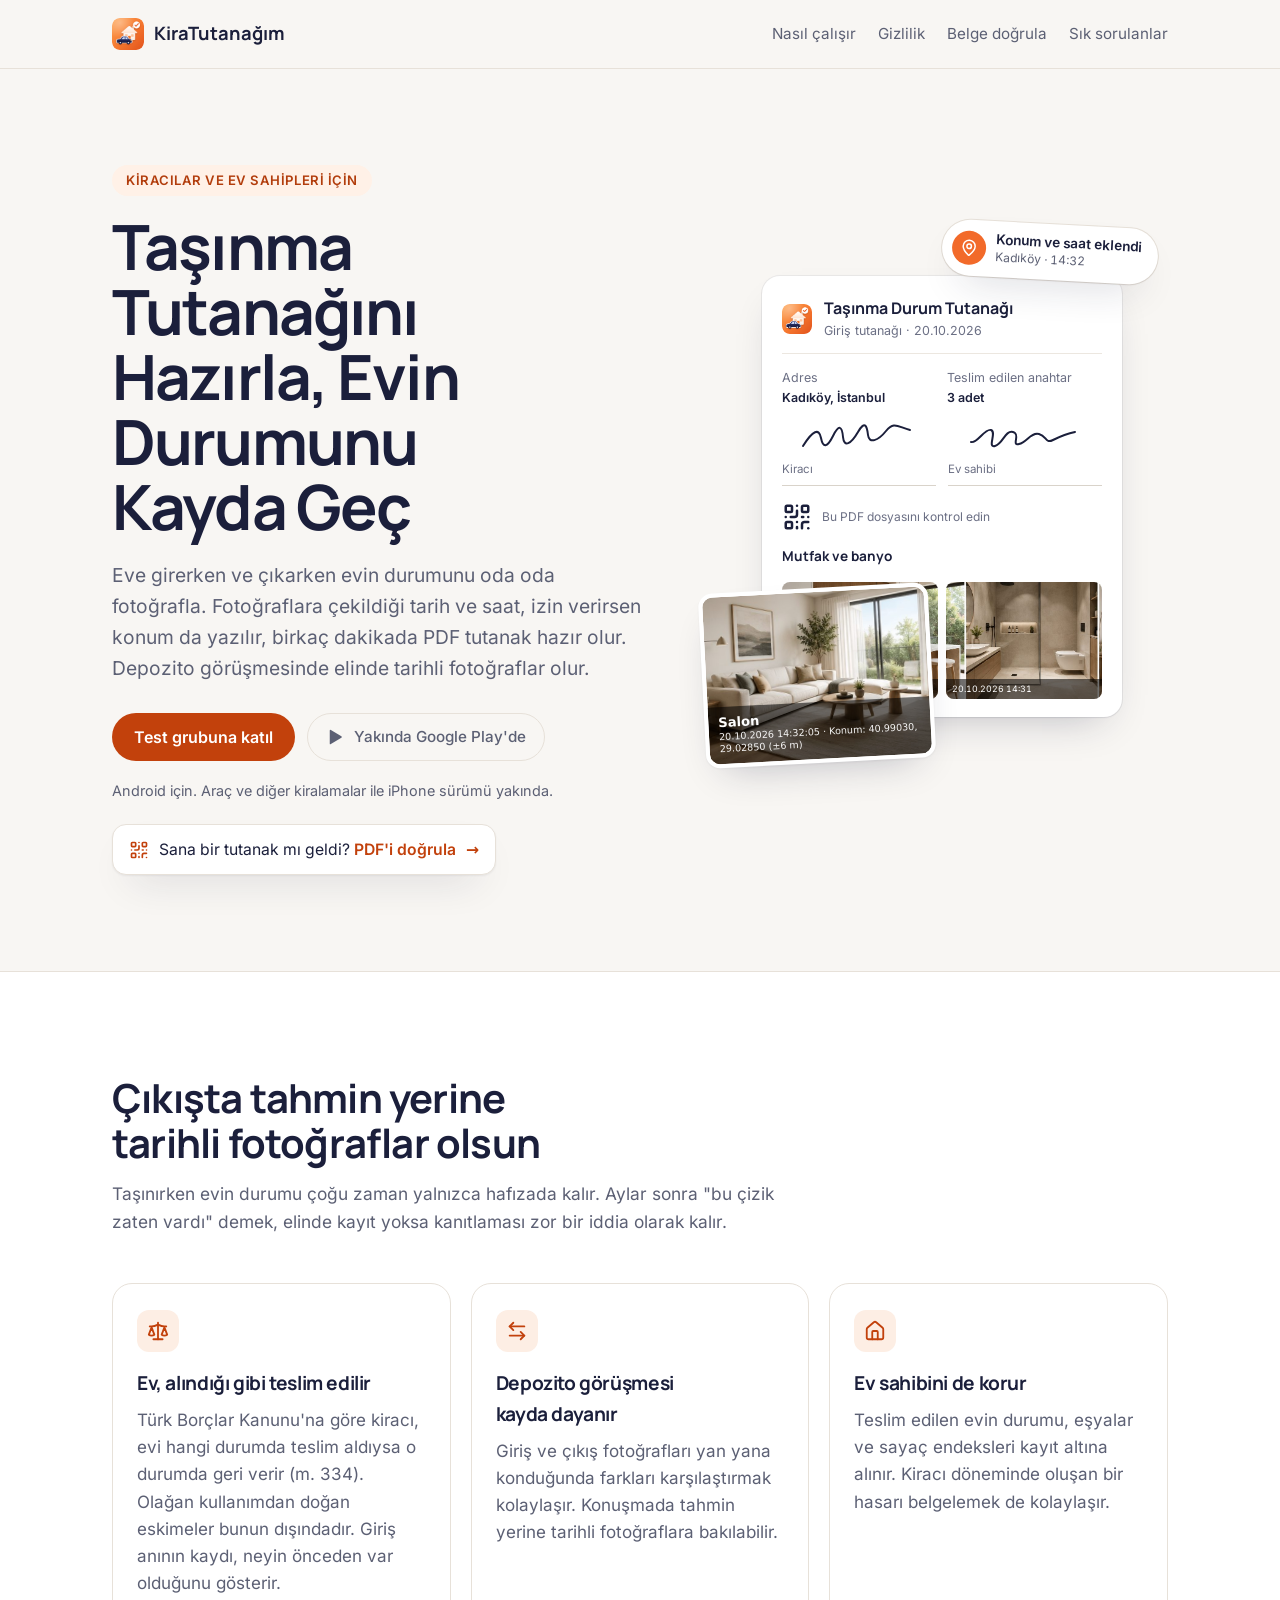
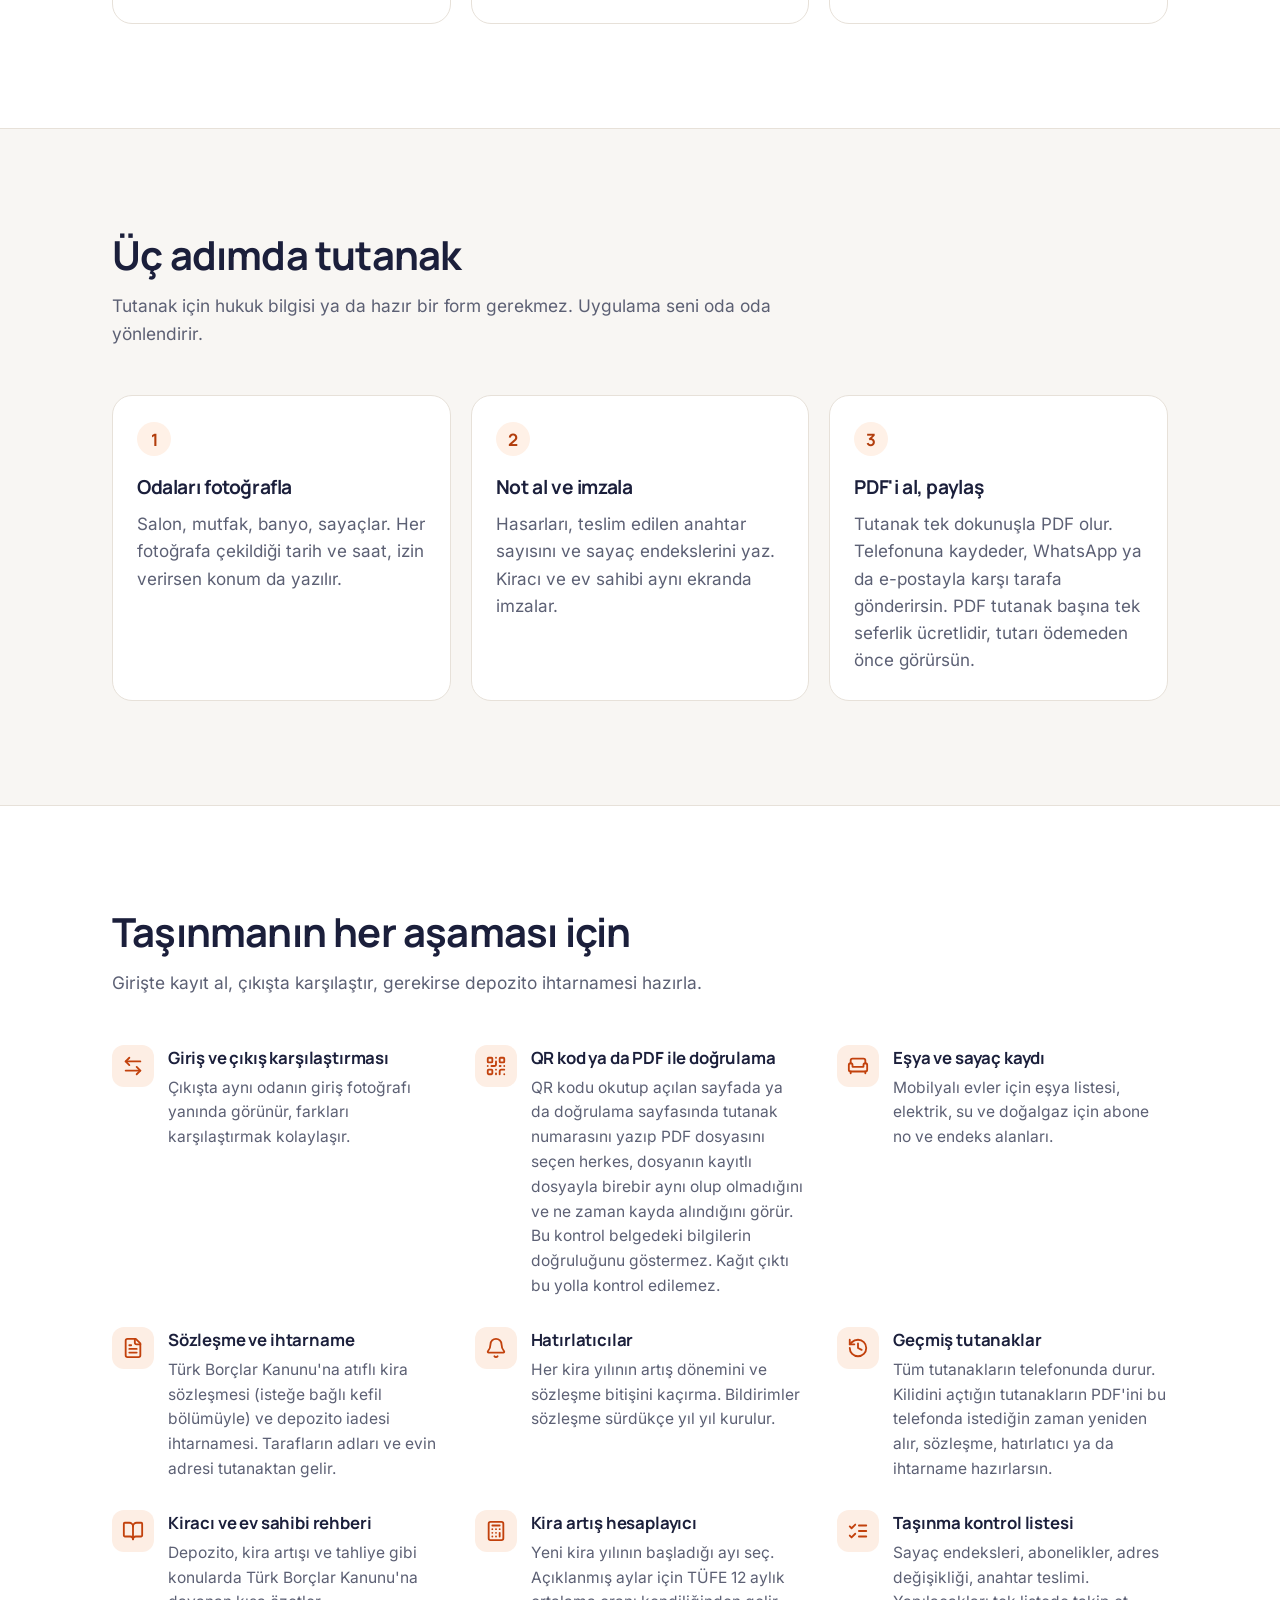
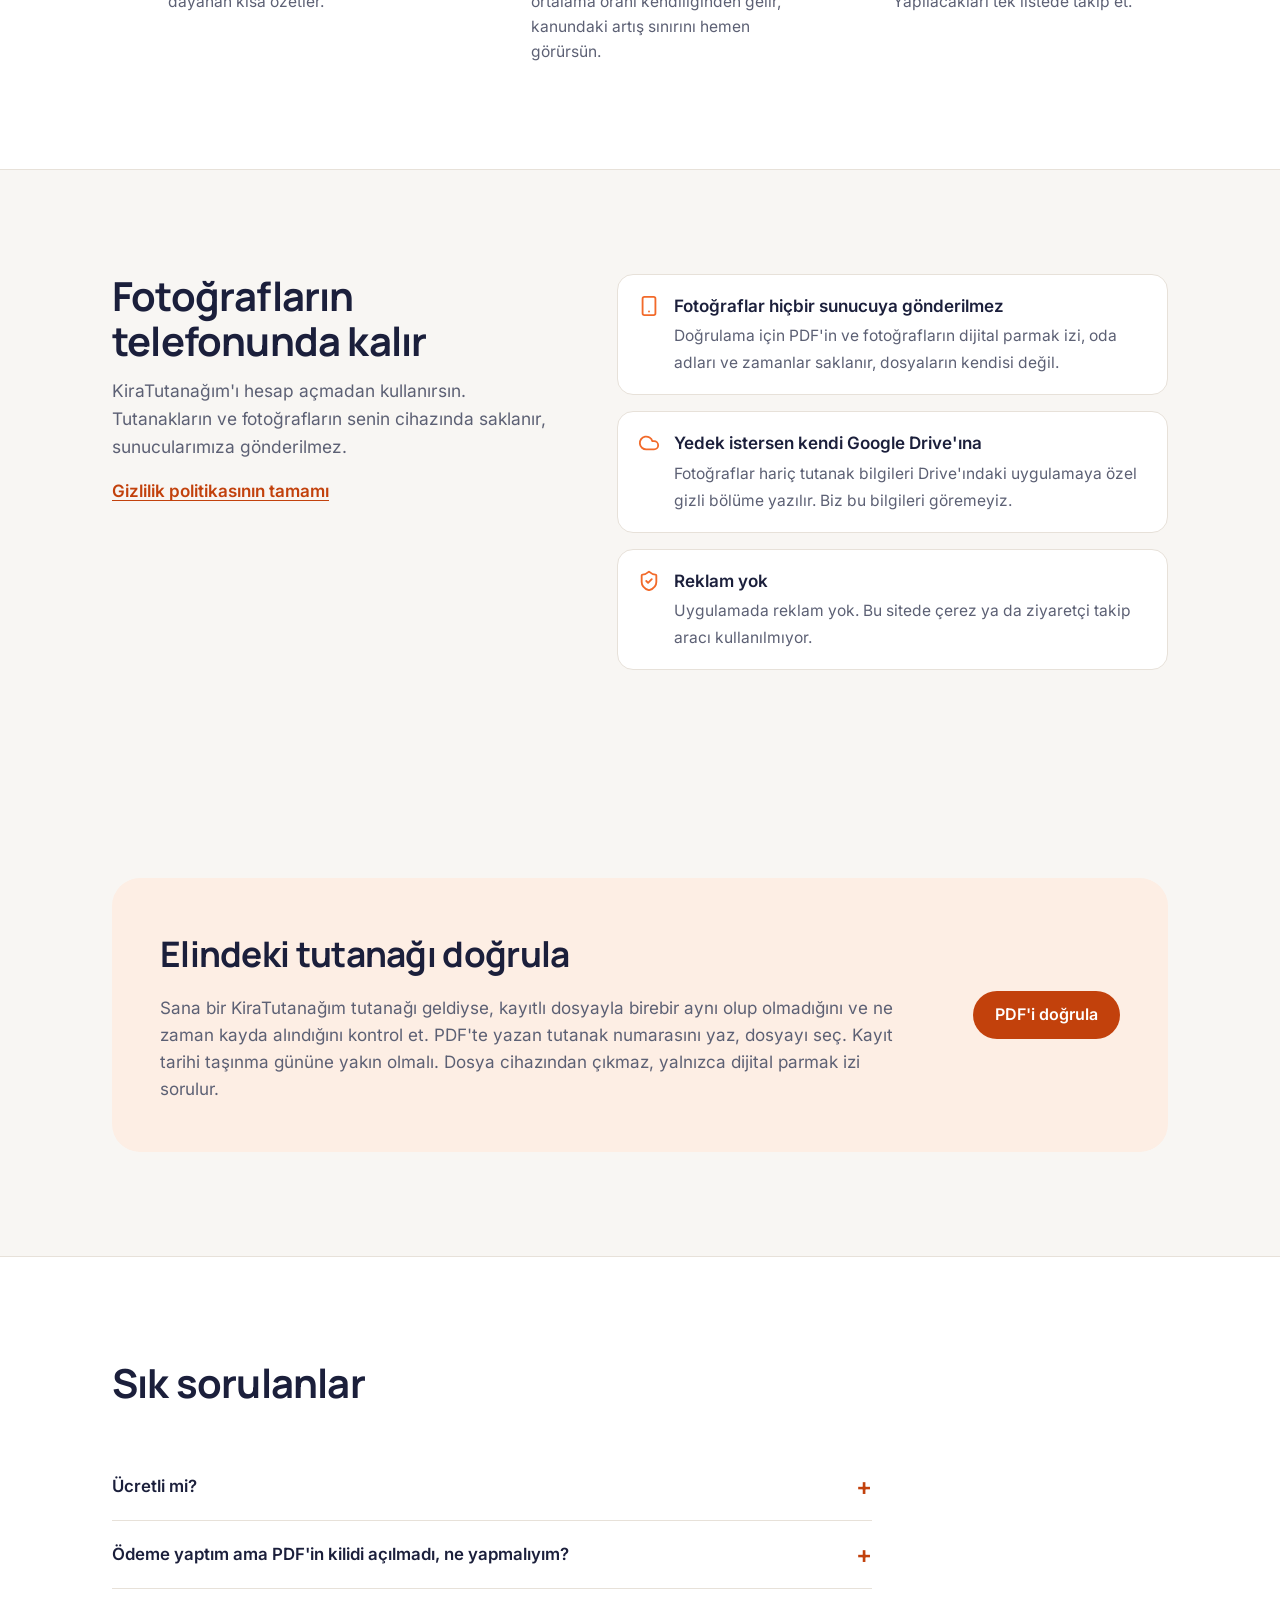
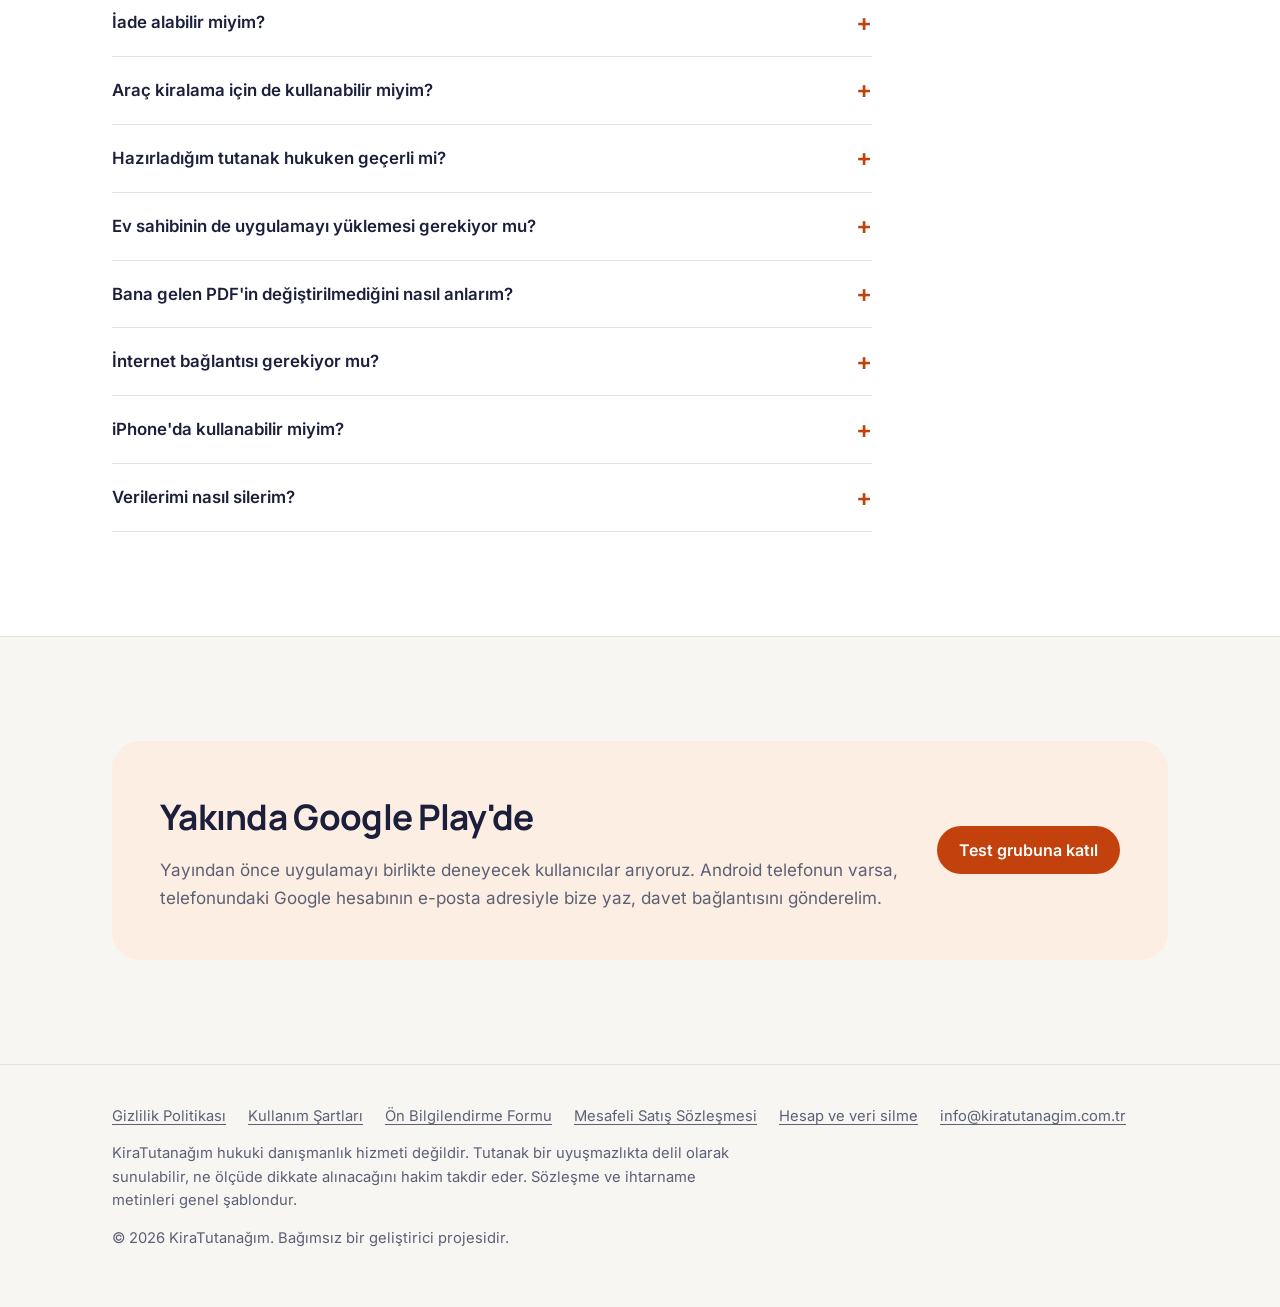
<file: index.html>
<!doctype html>
<html lang="tr">
<head>
<meta charset="utf-8">
<meta name="viewport" content="width=device-width, initial-scale=1">
<title>KiraTutanağım | Fotoğraflı, tarih ve konum bilgili taşınma tutanağı</title>
<meta name="description" content="Eve girerken ve çıkarken evin durumunu fotoğrafla. Fotoğraflara tarih, saat ve konum yazılır, birkaç dakikada PDF tutanak hazır olur.">
<link rel="canonical" href="https://kiratutanagim.com.tr/">
<meta property="og:type" content="website">
<meta property="og:locale" content="tr_TR">
<meta property="og:site_name" content="KiraTutanağım">
<meta property="og:title" content="KiraTutanağım | Taşınma Tutanağını Hazırla, Evin Durumunu Kayda Geç">
<meta property="og:description" content="Fotoğraflı, tarih ve konum bilgili taşınma tutanağını birkaç dakikada PDF olarak hazırla.">
<meta property="og:url" content="https://kiratutanagim.com.tr/">
<meta property="og:image" content="https://kiratutanagim.com.tr/assets/img/og.jpg">
<meta name="twitter:card" content="summary_large_image">
<meta name="theme-color" content="#f7f7f5" media="(prefers-color-scheme: light)">
<meta name="theme-color" content="#0e0f14" media="(prefers-color-scheme: dark)">
<link rel="icon" type="image/png" sizes="32x32" href="assets/img/favicon-32.png">
<link rel="apple-touch-icon" href="assets/img/apple-touch-icon.png">
<link rel="stylesheet" href="assets/site.css">
<script type="application/ld+json">{"@context":"https://schema.org","@type":"WebSite","name":"KiraTutanağım","alternateName":"Kira Tutanağım","url":"https://kiratutanagim.com.tr/","inLanguage":"tr-TR"}</script>
</head>
<body>

<svg width="0" height="0" style="position:absolute" aria-hidden="true">
  <defs>
    <symbol id="i-camera" viewBox="0 0 24 24" fill="none" stroke="currentColor" stroke-width="2" stroke-linecap="round" stroke-linejoin="round"><path d="M14.5 4h-5L7 7H4a2 2 0 0 0-2 2v9a2 2 0 0 0 2 2h16a2 2 0 0 0 2-2V9a2 2 0 0 0-2-2h-3l-2.5-3z"/><circle cx="12" cy="13" r="3"/></symbol>
    <symbol id="i-compare" viewBox="0 0 24 24" fill="none" stroke="currentColor" stroke-width="2" stroke-linecap="round" stroke-linejoin="round"><path d="M8 3 4 7l4 4"/><path d="M4 7h16"/><path d="m16 21 4-4-4-4"/><path d="M20 17H4"/></symbol>
    <symbol id="i-qr" viewBox="0 0 24 24" fill="none" stroke="currentColor" stroke-width="2" stroke-linecap="round" stroke-linejoin="round"><rect width="5" height="5" x="3" y="3" rx="1"/><rect width="5" height="5" x="16" y="3" rx="1"/><rect width="5" height="5" x="3" y="16" rx="1"/><path d="M21 16h-3a2 2 0 0 0-2 2v3"/><path d="M21 21v.01"/><path d="M12 7v3a2 2 0 0 1-2 2H7"/><path d="M3 12h.01"/><path d="M12 3h.01"/><path d="M12 16v.01"/><path d="M16 12h1"/><path d="M21 12v.01"/><path d="M12 21v-1"/></symbol>
    <symbol id="i-sofa" viewBox="0 0 24 24" fill="none" stroke="currentColor" stroke-width="2" stroke-linecap="round" stroke-linejoin="round"><path d="M20 9V6a2 2 0 0 0-2-2H6a2 2 0 0 0-2 2v3"/><path d="M2 16a2 2 0 0 0 2 2h16a2 2 0 0 0 2-2v-5a2 2 0 0 0-4 0v1.5a.5.5 0 0 1-.5.5h-11a.5.5 0 0 1-.5-.5V11a2 2 0 0 0-4 0z"/><path d="M4 18v2"/><path d="M20 18v2"/></symbol>
    <symbol id="i-file" viewBox="0 0 24 24" fill="none" stroke="currentColor" stroke-width="2" stroke-linecap="round" stroke-linejoin="round"><path d="M15 2H6a2 2 0 0 0-2 2v16a2 2 0 0 0 2 2h12a2 2 0 0 0 2-2V7Z"/><path d="M14 2v4a2 2 0 0 0 2 2h4"/><path d="M10 9H8"/><path d="M16 13H8"/><path d="M16 17H8"/></symbol>
    <symbol id="i-bell" viewBox="0 0 24 24" fill="none" stroke="currentColor" stroke-width="2" stroke-linecap="round" stroke-linejoin="round"><path d="M10.268 21a2 2 0 0 0 3.464 0"/><path d="M3.262 15.326A1 1 0 0 0 4 17h16a1 1 0 0 0 .74-1.673C19.41 13.956 18 12.499 18 8A6 6 0 0 0 6 8c0 4.499-1.411 5.956-2.738 7.326"/></symbol>
    <symbol id="i-phone" viewBox="0 0 24 24" fill="none" stroke="currentColor" stroke-width="2" stroke-linecap="round" stroke-linejoin="round"><rect width="14" height="20" x="5" y="2" rx="2"/><path d="M12 18h.01"/></symbol>
    <symbol id="i-cloud" viewBox="0 0 24 24" fill="none" stroke="currentColor" stroke-width="2" stroke-linecap="round" stroke-linejoin="round"><path d="M17.5 19H9a7 7 0 1 1 6.71-9h1.79a4.5 4.5 0 1 1 0 9Z"/></symbol>
    <symbol id="i-shield" viewBox="0 0 24 24" fill="none" stroke="currentColor" stroke-width="2" stroke-linecap="round" stroke-linejoin="round"><path d="M20 13c0 5-3.5 7.5-7.66 8.95a1 1 0 0 1-.67-.01C7.5 20.5 4 18 4 13V6a1 1 0 0 1 1-1c2 0 4.5-1.2 6.24-2.72a1.17 1.17 0 0 1 1.52 0C14.51 3.81 17 5 19 5a1 1 0 0 1 1 1z"/><path d="m9 12 2 2 4-4"/></symbol>
    <symbol id="i-history" viewBox="0 0 24 24" fill="none" stroke="currentColor" stroke-width="2" stroke-linecap="round" stroke-linejoin="round"><path d="M3 12a9 9 0 1 0 9-9 9.75 9.75 0 0 0-6.74 2.74L3 8"/><path d="M3 3v5h5"/><path d="M12 7v5l4 2"/></symbol>
    <symbol id="i-play" viewBox="0 0 24 24" fill="currentColor"><path d="M5 3.5v17a1 1 0 0 0 1.5.86l14-8.5a1 1 0 0 0 0-1.72l-14-8.5A1 1 0 0 0 5 3.5Z"/></symbol>
    <symbol id="i-pin" viewBox="0 0 24 24" fill="none" stroke="currentColor" stroke-width="2" stroke-linecap="round" stroke-linejoin="round"><path d="M20 10c0 4.993-5.539 10.193-7.399 11.799a1 1 0 0 1-1.202 0C9.539 20.193 4 14.993 4 10a8 8 0 0 1 16 0"/><circle cx="12" cy="10" r="3"/></symbol>
    <symbol id="i-book" viewBox="0 0 24 24" fill="none" stroke="currentColor" stroke-width="2" stroke-linecap="round" stroke-linejoin="round"><path d="M12 7v14"/><path d="M3 18a1 1 0 0 1-1-1V4a1 1 0 0 1 1-1h5a4 4 0 0 1 4 4 4 4 0 0 1 4-4h5a1 1 0 0 1 1 1v13a1 1 0 0 1-1 1h-6a3 3 0 0 0-3 3 3 3 0 0 0-3-3z"/></symbol>
    <symbol id="i-calc" viewBox="0 0 24 24" fill="none" stroke="currentColor" stroke-width="2" stroke-linecap="round" stroke-linejoin="round"><rect width="16" height="20" x="4" y="2" rx="2"/><path d="M8 6h8"/><path d="M16 14v4"/><path d="M16 10h.01"/><path d="M12 10h.01"/><path d="M8 10h.01"/><path d="M12 14h.01"/><path d="M8 14h.01"/><path d="M12 18h.01"/><path d="M8 18h.01"/></symbol>
    <symbol id="i-list" viewBox="0 0 24 24" fill="none" stroke="currentColor" stroke-width="2" stroke-linecap="round" stroke-linejoin="round"><path d="m3 17 2 2 4-4"/><path d="m3 7 2 2 4-4"/><path d="M13 6h8"/><path d="M13 12h8"/><path d="M13 18h8"/></symbol>
    <symbol id="i-scale" viewBox="0 0 24 24" fill="none" stroke="currentColor" stroke-width="2" stroke-linecap="round" stroke-linejoin="round"><path d="m16 16 3-8 3 8c-.87.65-1.92 1-3 1s-2.13-.35-3-1Z"/><path d="m2 16 3-8 3 8c-.87.65-1.92 1-3 1s-2.13-.35-3-1Z"/><path d="M7 21h10"/><path d="M12 3v18"/><path d="M3 7h2c2 0 5-1 7-2 2 1 5 2 7 2h2"/></symbol>
    <symbol id="i-house" viewBox="0 0 24 24" fill="none" stroke="currentColor" stroke-width="2" stroke-linecap="round" stroke-linejoin="round"><path d="M15 21v-8a1 1 0 0 0-1-1h-4a1 1 0 0 0-1 1v8"/><path d="M3 10a2 2 0 0 1 .709-1.528l7-5.999a2 2 0 0 1 2.582 0l7 5.999A2 2 0 0 1 21 10v9a2 2 0 0 1-2 2H5a2 2 0 0 1-2-2z"/></symbol>
  </defs>
</svg>

<header class="site-header">
  <div class="wrap">
    <a class="brand" href="./"><img src="assets/img/icon-192.png" alt="" width="32" height="32">KiraTutanağım</a>
    <nav class="site-nav" aria-label="Ana menü">
      <a class="nav-optional" href="#nasil">Nasıl çalışır</a>
      <a class="nav-optional" href="gizlilik/">Gizlilik</a>
      <a href="#dogrula">Belge doğrula</a>
      <a href="#sss" aria-label="Sık sorulanlar"><span class="nav-long">Sık sorulanlar</span><span class="nav-short">SSS</span></a>
    </nav>
  </div>
</header>

<main>
  <section class="hero">
    <div class="wrap">
      <div>
        <span class="eyebrow">Kiracılar ve ev sahipleri için</span>
        <h1>Taşınma Tutanağını Hazırla, Evin Durumunu Kayda Geç</h1>
        <p class="lead">Eve girerken ve çıkarken evin durumunu oda oda fotoğrafla. Fotoğraflara çekildiği tarih ve saat, izin verirsen konum da yazılır, birkaç dakikada PDF tutanak hazır olur. Depozito görüşmesinde elinde tarihli fotoğraflar olur.</p>
        <div class="cta-row">
          <a class="btn btn-primary" href="mailto:info@kiratutanagim.com.tr?subject=Test%20grubuna%20kat%C4%B1lmak%20istiyorum&amp;body=Merhaba%2C%20KiraTutana%C4%9F%C4%B1m%20kapal%C4%B1%20testine%20kat%C4%B1lmak%20istiyorum.%0A%0AAndroid%20telefonumdaki%20Google%20hesab%C4%B1m%C4%B1n%20e-postas%C4%B1%3A%20">Test grubuna katıl</a>
          <span class="play-soon"><svg class="icon" aria-hidden="true"><use href="#i-play"/></svg>Yakında Google Play'de</span>
        </div>
        <p class="note">Android için. Araç ve diğer kiralamalar ile iPhone sürümü yakında.</p>
        <a class="hero-verify" href="https://dogrula.kiratutanagim.com.tr/">
          <svg class="icon" aria-hidden="true"><use href="#i-qr"/></svg>
          <span>Sana bir tutanak mı geldi? <strong>PDF'i doğrula</strong></span>
          <span class="hero-verify-arrow" aria-hidden="true">→</span>
        </a>
      </div>

      <div class="hero-visual">
        <div class="doc-card" role="img" aria-label="Oda fotoğrafları, iki tarafın imzası ve doğrulama kodu olan örnek bir KiraTutanağım tutanağı.">
          <div class="doc-head">
            <img src="assets/img/icon-192.png" alt="" width="30" height="30">
            <div><strong>Taşınma Durum Tutanağı</strong><span>Giriş tutanağı · 20.10.2026</span></div>
          </div>
          <div class="doc-meta">
            <div><span>Adres</span><b>Kadıköy, İstanbul</b></div>
            <div><span>Teslim edilen anahtar</span><b>3 adet</b></div>
          </div>
          <div class="doc-sign">
            <div><svg viewBox="0 0 120 34" aria-hidden="true"><path d="M4 24c10-16 16-18 18-8s6 10 12-2 9-10 10 1 8 7 15-5 9-6 10 3 10 6 18-4 12-4 24-1"/></svg><small>Kiracı</small></div>
            <div><svg viewBox="0 0 120 34" aria-hidden="true"><path d="M6 20c6 2 14-14 20-12s-4 18 4 16 10-16 18-14-2 14 6 12 12-12 20-10 6 10 14 6 12-6 22-8"/></svg><small>Ev sahibi</small></div>
          </div>
          <div class="doc-foot">
            <svg class="doc-qr" aria-hidden="true"><use href="#i-qr"/></svg>
            <span>Bu PDF dosyasını kontrol edin</span>
          </div>
          <div class="doc-room">Mutfak ve banyo</div>
          <div class="doc-photos">
            <div class="doc-photo"><img src="assets/img/mutfak.jpg" alt="" width="512" height="512"><span>20.10.2026 14:28</span></div>
            <div class="doc-photo"><img src="assets/img/banyo.jpg" alt="" width="512" height="512"><span>20.10.2026 14:31</span></div>
          </div>
        </div>
        <figure class="stamp-card">
          <div class="photo">
            <img src="assets/img/salon.jpg" width="512" height="512" alt="Uygulamayla çekilmiş örnek bir salon fotoğrafı.">
            <div class="banner"><strong>Salon</strong><span>20.10.2026 14:32:05 · Konum: 40.99030, 29.02850 (±6 m)</span></div>
          </div>
        </figure>
        <div class="float-badge" aria-hidden="true">
          <span class="float-badge__icon"><svg class="icon"><use href="#i-pin"/></svg></span>
          <span><strong>Konum ve saat eklendi</strong><small>Kadıköy · 14:32</small></span>
        </div>
      </div>
    </div>
  </section>

  <section class="section section-alt">
    <div class="wrap">
      <div class="section-head">
        <h2>Çıkışta tahmin yerine tarihli fotoğraflar olsun</h2>
        <p>Taşınırken evin durumu çoğu zaman yalnızca hafızada kalır. Aylar sonra "bu çizik zaten vardı" demek, elinde kayıt yoksa kanıtlaması zor bir iddia olarak kalır.</p>
      </div>
      <ul class="steps">
        <li class="step">
          <span class="feature-icon"><svg class="icon" aria-hidden="true"><use href="#i-scale"/></svg></span>
          <h3>Ev, alındığı gibi teslim edilir</h3>
          <p>Türk Borçlar Kanunu'na göre kiracı, evi hangi durumda teslim aldıysa o durumda geri verir (m. 334). Olağan kullanımdan doğan eskimeler bunun dışındadır. Giriş anının kaydı, neyin önceden var olduğunu gösterir.</p>
        </li>
        <li class="step">
          <span class="feature-icon"><svg class="icon" aria-hidden="true"><use href="#i-compare"/></svg></span>
          <h3>Depozito görüşmesi kayda dayanır</h3>
          <p>Giriş ve çıkış fotoğrafları yan yana konduğunda farkları karşılaştırmak kolaylaşır. Konuşmada tahmin yerine tarihli fotoğraflara bakılabilir.</p>
        </li>
        <li class="step">
          <span class="feature-icon"><svg class="icon" aria-hidden="true"><use href="#i-house"/></svg></span>
          <h3>Ev sahibini de korur</h3>
          <p>Teslim edilen evin durumu, eşyalar ve sayaç endeksleri kayıt altına alınır. Kiracı döneminde oluşan bir hasarı belgelemek de kolaylaşır.</p>
        </li>
      </ul>
    </div>
  </section>

  <section class="section" id="nasil">
    <div class="wrap">
      <div class="section-head">
        <h2>Üç adımda tutanak</h2>
        <p>Tutanak için hukuk bilgisi ya da hazır bir form gerekmez. Uygulama seni oda oda yönlendirir.</p>
      </div>
      <ol class="steps">
        <li class="step">
          <span class="step-num">1</span>
          <h3>Odaları fotoğrafla</h3>
          <p>Salon, mutfak, banyo, sayaçlar. Her fotoğrafa çekildiği tarih ve saat, izin verirsen konum da yazılır.</p>
        </li>
        <li class="step">
          <span class="step-num">2</span>
          <h3>Not al ve imzala</h3>
          <p>Hasarları, teslim edilen anahtar sayısını ve sayaç endekslerini yaz. Kiracı ve ev sahibi aynı ekranda imzalar.</p>
        </li>
        <li class="step">
          <span class="step-num">3</span>
          <h3>PDF'i al, paylaş</h3>
          <p>Tutanak tek dokunuşla PDF olur. Telefonuna kaydeder, WhatsApp ya da e-postayla karşı tarafa gönderirsin. PDF tutanak başına tek seferlik ücretlidir, tutarı ödemeden önce görürsün.</p>
        </li>
      </ol>
    </div>
  </section>

  <section class="section section-alt">
    <div class="wrap">
        <div class="section-head">
          <h2>Taşınmanın her aşaması için</h2>
          <p>Girişte kayıt al, çıkışta karşılaştır, gerekirse depozito ihtarnamesi hazırla.</p>
        </div>
        <ul class="feature-list">
          <li><span class="feature-icon"><svg class="icon" aria-hidden="true"><use href="#i-compare"/></svg></span><div><h3>Giriş ve çıkış karşılaştırması</h3><p>Çıkışta aynı odanın giriş fotoğrafı yanında görünür, farkları karşılaştırmak kolaylaşır.</p></div></li>
          <li><span class="feature-icon"><svg class="icon" aria-hidden="true"><use href="#i-qr"/></svg></span><div><h3>QR kod ya da PDF ile doğrulama</h3><p>QR kodu okutup açılan sayfada ya da doğrulama sayfasında tutanak numarasını yazıp PDF dosyasını seçen herkes, dosyanın kayıtlı dosyayla birebir aynı olup olmadığını ve ne zaman kayda alındığını görür. Bu kontrol belgedeki bilgilerin doğruluğunu göstermez. Kağıt çıktı bu yolla kontrol edilemez.</p></div></li>
          <li><span class="feature-icon"><svg class="icon" aria-hidden="true"><use href="#i-sofa"/></svg></span><div><h3>Eşya ve sayaç kaydı</h3><p>Mobilyalı evler için eşya listesi, elektrik, su ve doğalgaz için abone no ve endeks alanları.</p></div></li>
          <li><span class="feature-icon"><svg class="icon" aria-hidden="true"><use href="#i-file"/></svg></span><div><h3>Sözleşme ve ihtarname</h3><p>Türk Borçlar Kanunu'na atıflı kira sözleşmesi (isteğe bağlı kefil bölümüyle) ve depozito iadesi ihtarnamesi. Tarafların adları ve evin adresi tutanaktan gelir.</p></div></li>
          <li><span class="feature-icon"><svg class="icon" aria-hidden="true"><use href="#i-bell"/></svg></span><div><h3>Hatırlatıcılar</h3><p>Her kira yılının artış dönemini ve sözleşme bitişini kaçırma. Bildirimler sözleşme sürdükçe yıl yıl kurulur.</p></div></li>
          <li><span class="feature-icon"><svg class="icon" aria-hidden="true"><use href="#i-history"/></svg></span><div><h3>Geçmiş tutanaklar</h3><p>Tüm tutanakların telefonunda durur. Kilidini açtığın tutanakların PDF'ini bu telefonda istediğin zaman yeniden alır, sözleşme, hatırlatıcı ya da ihtarname hazırlarsın.</p></div></li>
          <li><span class="feature-icon"><svg class="icon" aria-hidden="true"><use href="#i-book"/></svg></span><div><h3>Kiracı ve ev sahibi rehberi</h3><p>Depozito, kira artışı ve tahliye gibi konularda Türk Borçlar Kanunu'na dayanan kısa özetler.</p></div></li>
          <li><span class="feature-icon"><svg class="icon" aria-hidden="true"><use href="#i-calc"/></svg></span><div><h3>Kira artış hesaplayıcı</h3><p>Yeni kira yılının başladığı ayı seç. Açıklanmış aylar için TÜFE 12 aylık ortalama oranı kendiliğinden gelir, kanundaki artış sınırını hemen görürsün.</p></div></li>
          <li><span class="feature-icon"><svg class="icon" aria-hidden="true"><use href="#i-list"/></svg></span><div><h3>Taşınma kontrol listesi</h3><p>Sayaç endeksleri, abonelikler, adres değişikliği, anahtar teslimi. Yapılacakları tek listede takip et.</p></div></li>
        </ul>
    </div>
  </section>

  <section class="section">
    <div class="wrap privacy">
      <div class="section-head">
        <h2>Fotoğrafların telefonunda kalır</h2>
        <p>KiraTutanağım'ı hesap açmadan kullanırsın. Tutanakların ve fotoğrafların senin cihazında saklanır, sunucularımıza gönderilmez.</p>
        <a class="more-link" href="gizlilik/">Gizlilik politikasının tamamı</a>
      </div>
      <ul class="privacy-points">
        <li><svg class="icon" aria-hidden="true"><use href="#i-phone"/></svg><div><strong>Fotoğraflar hiçbir sunucuya gönderilmez</strong><span>Doğrulama için PDF'in ve fotoğrafların dijital parmak izi, oda adları ve zamanlar saklanır, dosyaların kendisi değil.</span></div></li>
        <li><svg class="icon" aria-hidden="true"><use href="#i-cloud"/></svg><div><strong>Yedek istersen kendi Google Drive'ına</strong><span>Fotoğraflar hariç tutanak bilgileri Drive'ındaki uygulamaya özel gizli bölüme yazılır. Biz bu bilgileri göremeyiz.</span></div></li>
        <li><svg class="icon" aria-hidden="true"><use href="#i-shield"/></svg><div><strong>Reklam yok</strong><span>Uygulamada reklam yok. Bu sitede çerez ya da ziyaretçi takip aracı kullanılmıyor.</span></div></li>
      </ul>
    </div>
  </section>

  <section class="section" id="dogrula">
    <div class="wrap">
      <div class="cta-band">
        <div>
          <h2>Elindeki tutanağı doğrula</h2>
          <p>Sana bir KiraTutanağım tutanağı geldiyse, kayıtlı dosyayla birebir aynı olup olmadığını ve ne zaman kayda alındığını kontrol et. PDF'te yazan tutanak numarasını yaz, dosyayı seç. Kayıt tarihi taşınma gününe yakın olmalı. Dosya cihazından çıkmaz, yalnızca dijital parmak izi sorulur.</p>
        </div>
        <a class="btn btn-primary" href="https://dogrula.kiratutanagim.com.tr/">PDF'i doğrula</a>
      </div>
    </div>
  </section>

  <section class="section section-alt" id="sss">
    <div class="wrap">
      <div class="section-head"><h2>Sık sorulanlar</h2></div>
      <div class="faq">
        <details>
          <summary>Ücretli mi?</summary>
          <p>Uygulamayı indirmek ve tutanak hazırlamak ücretsiz. Tamamlanan bir tutanağın PDF'ini paylaşmak, kaydetmek ya da açmak için o tutanağa özel, tek seferlik bir ücret ödersin. Abonelik yok. Fiyat, ödeme yapmadan önce uygulamada vergiler dahil gösterilir ve ödemeyi Google Play alır. Ayrıntılar <a href="on-bilgilendirme/">Ön Bilgilendirme Formu</a>'nda.</p>
        </details>
        <details>
          <summary>Ödeme yaptım ama PDF'in kilidi açılmadı, ne yapmalıyım?</summary>
          <p>Uygulamayı internete bağlıyken bir kez aç ve birkaç dakika bekle. Ödeme kontrol edilir ve kilit çoğu zaman kendiliğinden açılır. Ödemen Google Play'de onay bekliyorsa onaylandığında açılır. Kilit yine açılmazsa Google Play makbuzundaki sipariş numarasıyla (GPA ile başlar) <a href="mailto:info@kiratutanagim.com.tr">info@kiratutanagim.com.tr</a> adresine yaz, en geç 5 iş günü içinde yanıt verilir. Aynı tutanak için ikinci kez ödeme yapma.</p>
        </details>
        <details>
          <summary>İade alabilir miyim?</summary>
          <p>Kilit ödemenin onaylanmasıyla birlikte açıldığı için cayma hakkı yok. Google Play, satın almadan sonraki ilk 48 saat içinde kendi kurallarına göre iade talebini değerlendirebilir, nasıl başvurulduğu <a href="https://support.google.com/googleplay/answer/15574908?hl=tr">Google Play'in iade sayfasında</a> anlatılıyor. Ödeme alındığı halde kilit açılmadıysa ya da PDF eksik veya hatalıysa, süre ne olursa olsun <a href="mailto:info@kiratutanagim.com.tr">info@kiratutanagim.com.tr</a> adresine yaz, kanundan doğan haklarını kullanabilirsin. Ayrıntılar <a href="on-bilgilendirme/#ayip">Ön Bilgilendirme Formu</a>'nda.</p>
        </details>
        <details>
          <summary>Araç kiralama için de kullanabilir miyim?</summary>
          <p>Şimdilik ev kiralamaları için tasarlandı. Araç ve diğer kiralama türleri için tutanaklar yakında eklenecek.</p>
        </details>
        <details>
          <summary>Hazırladığım tutanak hukuken geçerli mi?</summary>
          <p>Tutanak bir anlaşmazlıkta destekleyici delil olarak kullanılabilir, ne ölçüde dikkate alınacağını hakim takdir eder. Ekranda atılan imza ıslak imza yerine geçmez. PDF'in çıktısını iki taraf ayrıca elle de imzalarsa belgenin delil değeri artar. Hiçbir uygulama kesin bir hukuki sonuç garanti edemez. Ciddi bir uyuşmazlıkta bir avukata danışmanı öneririz.</p>
        </details>
        <details>
          <summary>Ev sahibinin de uygulamayı yüklemesi gerekiyor mu?</summary>
          <p>Hayır. Tutanağı tek telefondan hazırlayıp iki tarafın imzasını aynı ekranda alabilirsin. Karşı tarafa PDF'i göndermen yeterli.</p>
        </details>
        <details>
          <summary>Bana gelen PDF'in değiştirilmediğini nasıl anlarım?</summary>
          <p>PDF'teki QR kodu okutup açılan sayfada ya da <a href="https://dogrula.kiratutanagim.com.tr/">doğrulama sayfasında</a> PDF'te yazan tutanak numarasını yazıp PDF dosyasını seç. Sayfanın açılması tek başına yetmez. Sayfa, dosyanın kayıtlı dosyayla birebir aynı olup olmadığını, aynıysa hangi tarihte kayda alındığını gösterir. Bu kayıt tarihi taşınma gününe yakın olmalı. Çok daha sonraysa belge sonradan hazırlanmış olabilir, çünkü kaydı yapan kişi tarihi geriye alamaz. Yazdırılıp taranmış kopyalar ve değiştirilmiş dosyalar eşleşmez. Doğrulama, belgedeki bilgilerin doğruluğunu ya da belgeyi kimin hazırladığını göstermez. Kira sözleşmesi ve ihtarname PDF'leri bu sistemde kayıtlı değildir.</p>
        </details>
        <details>
          <summary>İnternet bağlantısı gerekiyor mu?</summary>
          <p>Fotoğraf çekmek ve tutanak hazırlamak için gerekmez. QR doğrulama kaydı ve isteğe bağlı Google Drive yedeği için internet bağlantısı gerekir.</p>
        </details>
        <details>
          <summary>iPhone'da kullanabilir miyim?</summary>
          <p>Şimdilik yalnızca Android'de. iPhone sürümü planlanıyor.</p>
        </details>
        <details>
          <summary>Verilerimi nasıl silerim?</summary>
          <p>Tutanakların telefonunda durduğu için uygulamadan silebilir ya da uygulamayı kaldırabilirsin. Android yedeklemesi açıksa bir kopyası Google hesabındaki cihaz yedeğinde kalabilir. Google Drive yedeği ve diğer kayıtlar için <a href="hesap-silme/">hesap ve veri silme</a> sayfasına bak.</p>
        </details>
      </div>
    </div>
  </section>

  <section class="section">
    <div class="wrap">
      <div class="cta-band">
        <div>
          <h2>Yakında Google Play'de</h2>
          <p>Yayından önce uygulamayı birlikte deneyecek kullanıcılar arıyoruz. Android telefonun varsa, telefonundaki Google hesabının e-posta adresiyle bize yaz, davet bağlantısını gönderelim.</p>
        </div>
        <a class="btn btn-primary" href="mailto:info@kiratutanagim.com.tr?subject=Test%20grubuna%20kat%C4%B1lmak%20istiyorum&amp;body=Merhaba%2C%20KiraTutana%C4%9F%C4%B1m%20kapal%C4%B1%20testine%20kat%C4%B1lmak%20istiyorum.%0A%0AAndroid%20telefonumdaki%20Google%20hesab%C4%B1m%C4%B1n%20e-postas%C4%B1%3A%20">Test grubuna katıl</a>
      </div>
    </div>
  </section>
</main>

<footer class="site-footer">
  <div class="wrap">
    <nav class="footer-links" aria-label="Alt menü">
      <a href="gizlilik/">Gizlilik Politikası</a>
      <a href="kullanim-sartlari/">Kullanım Şartları</a>
      <a href="on-bilgilendirme/">Ön Bilgilendirme Formu</a>
      <a href="mesafeli-satis-sozlesmesi/">Mesafeli Satış Sözleşmesi</a>
      <a href="hesap-silme/">Hesap ve veri silme</a>
      <a href="mailto:info@kiratutanagim.com.tr">info@kiratutanagim.com.tr</a>
    </nav>
    <p>KiraTutanağım hukuki danışmanlık hizmeti değildir. Tutanak bir uyuşmazlıkta delil olarak sunulabilir, ne ölçüde dikkate alınacağını hakim takdir eder. Sözleşme ve ihtarname metinleri genel şablondur.</p>
    <p>© 2026 KiraTutanağım. Bağımsız bir geliştirici projesidir.</p>
  </div>
</footer>

</body>
</html>
</file>
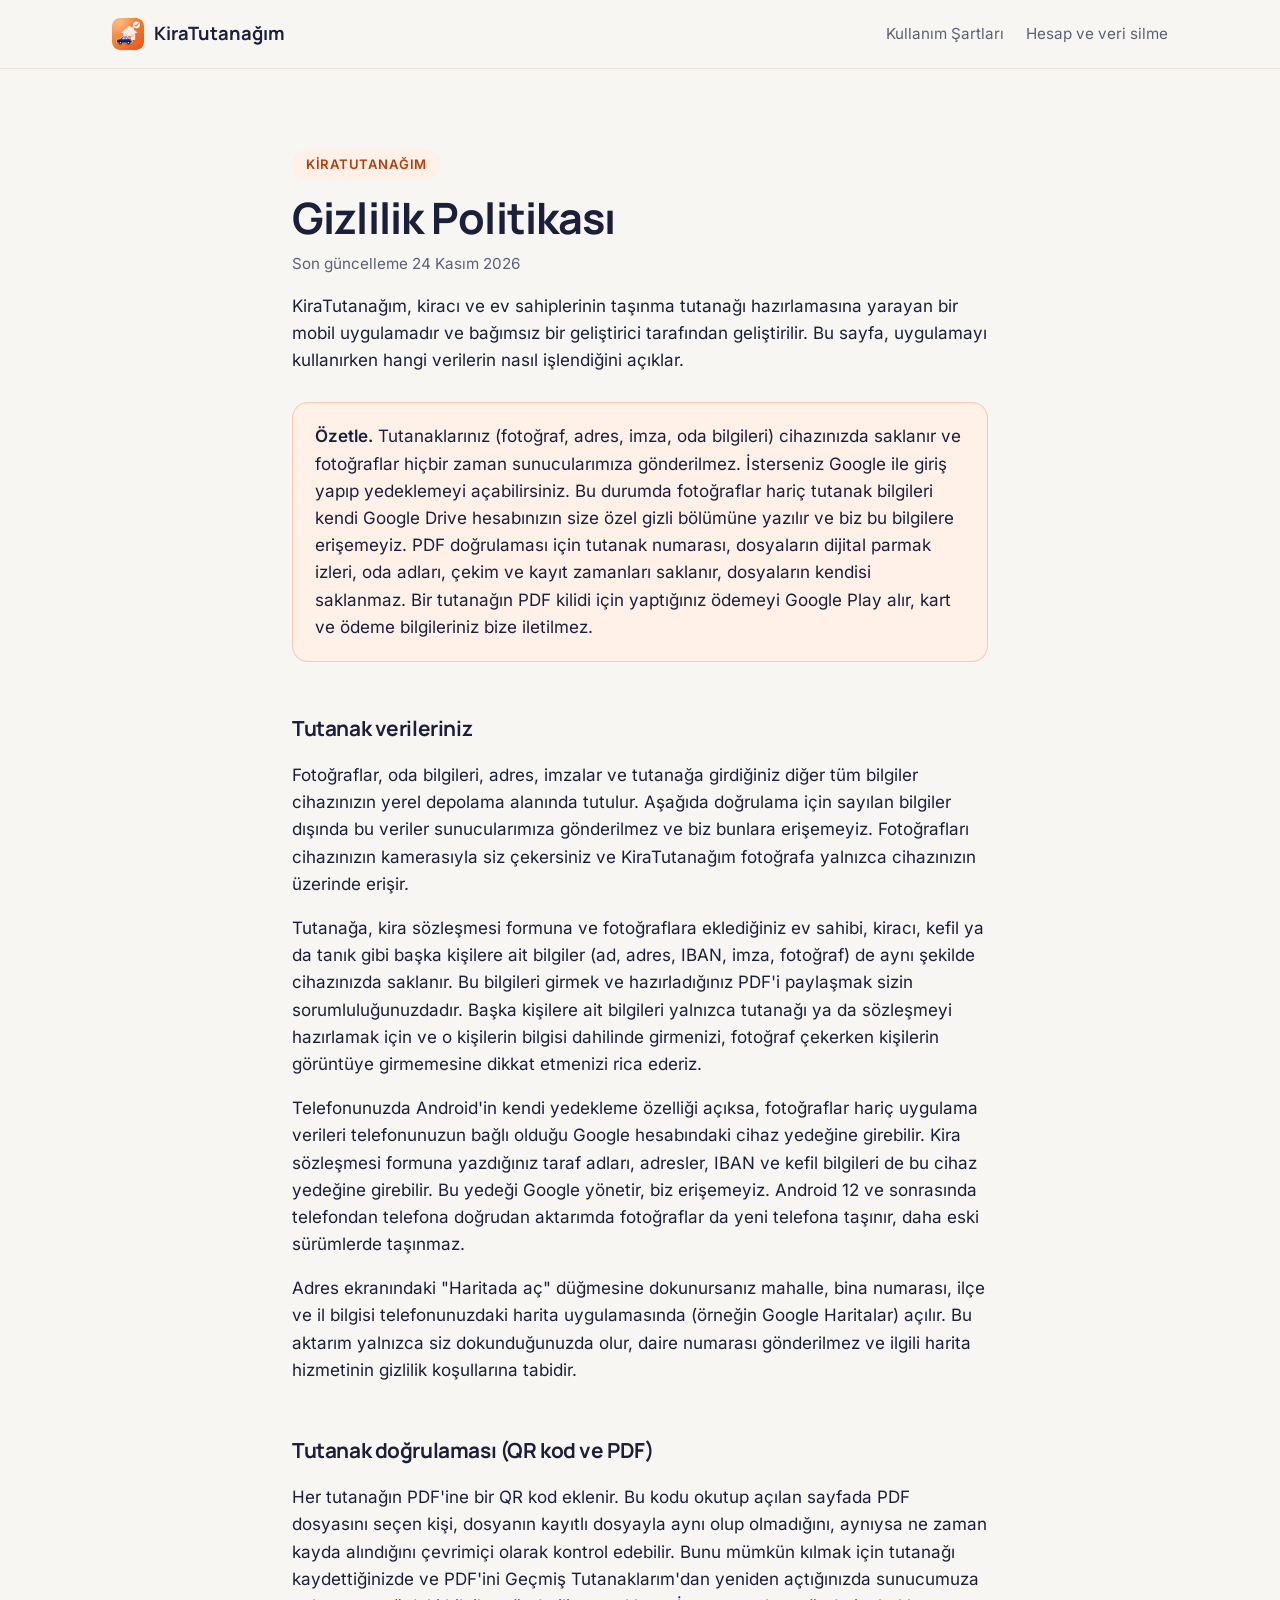
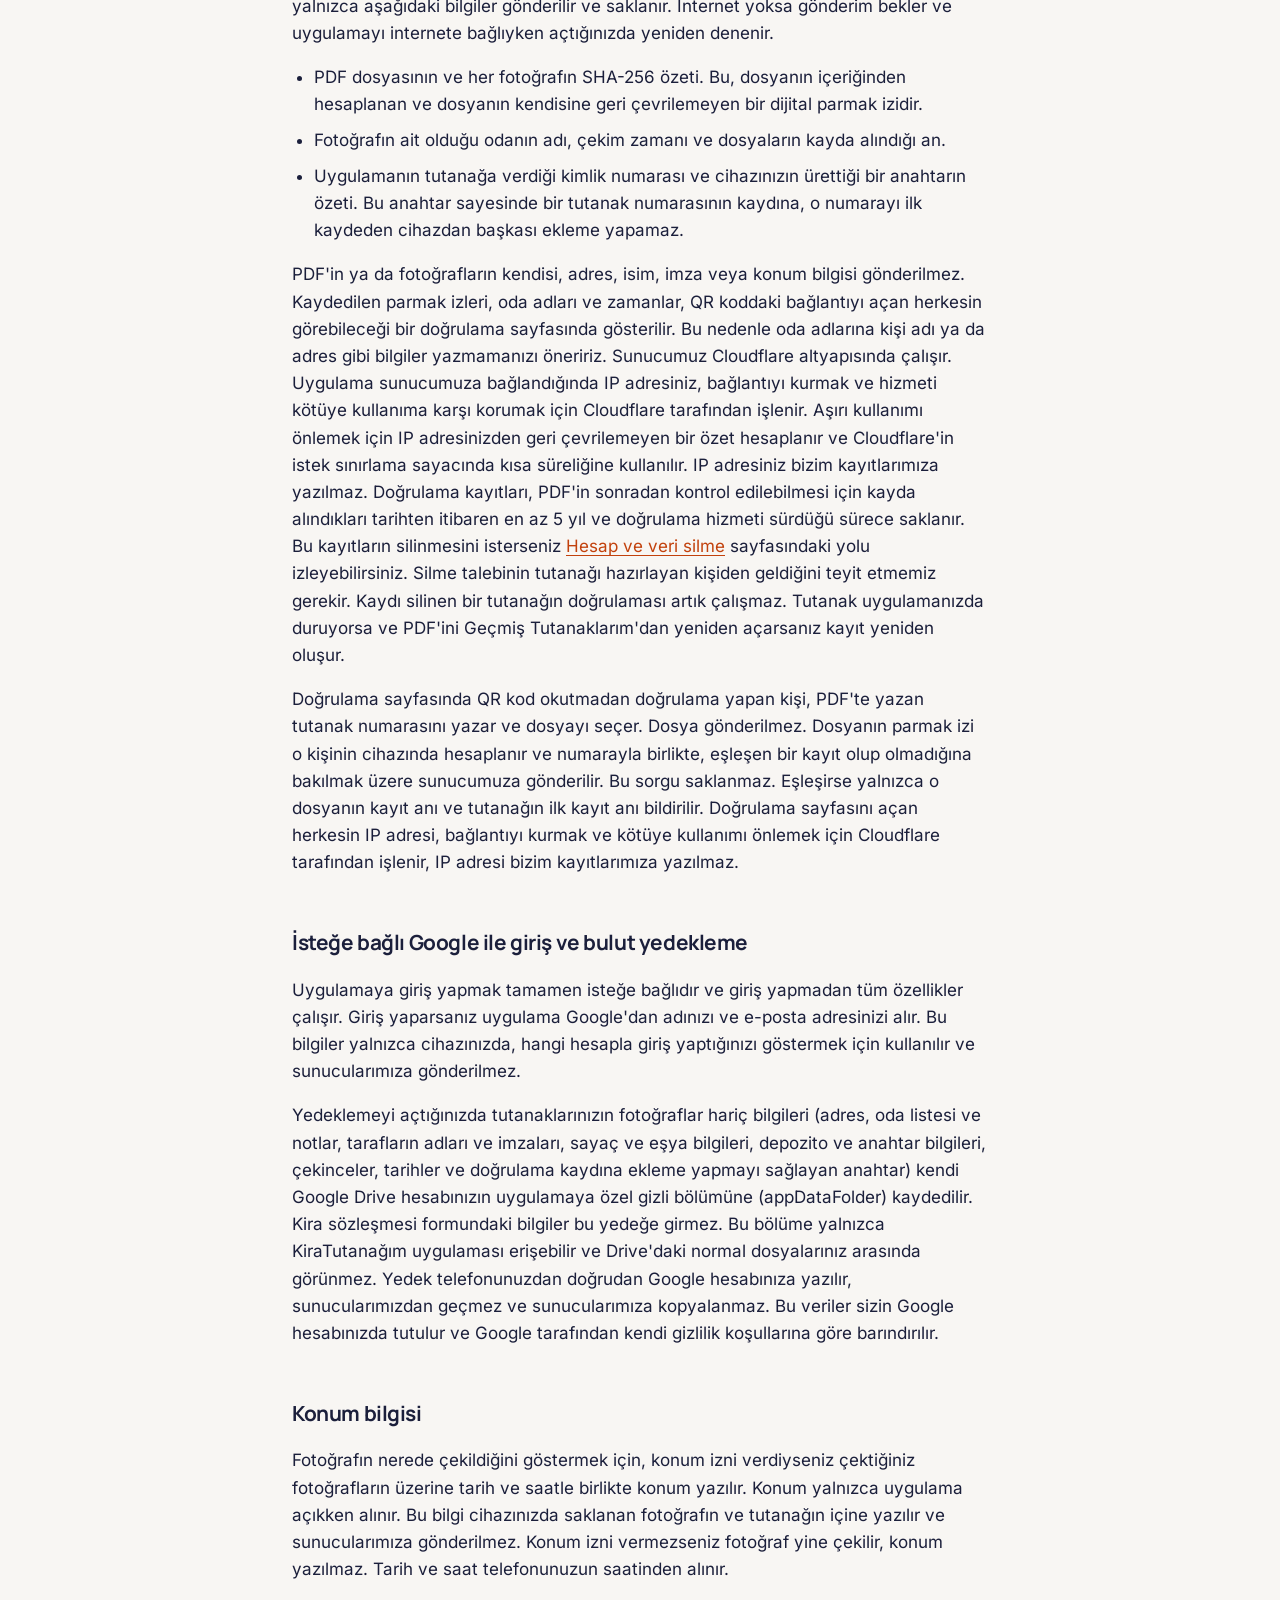
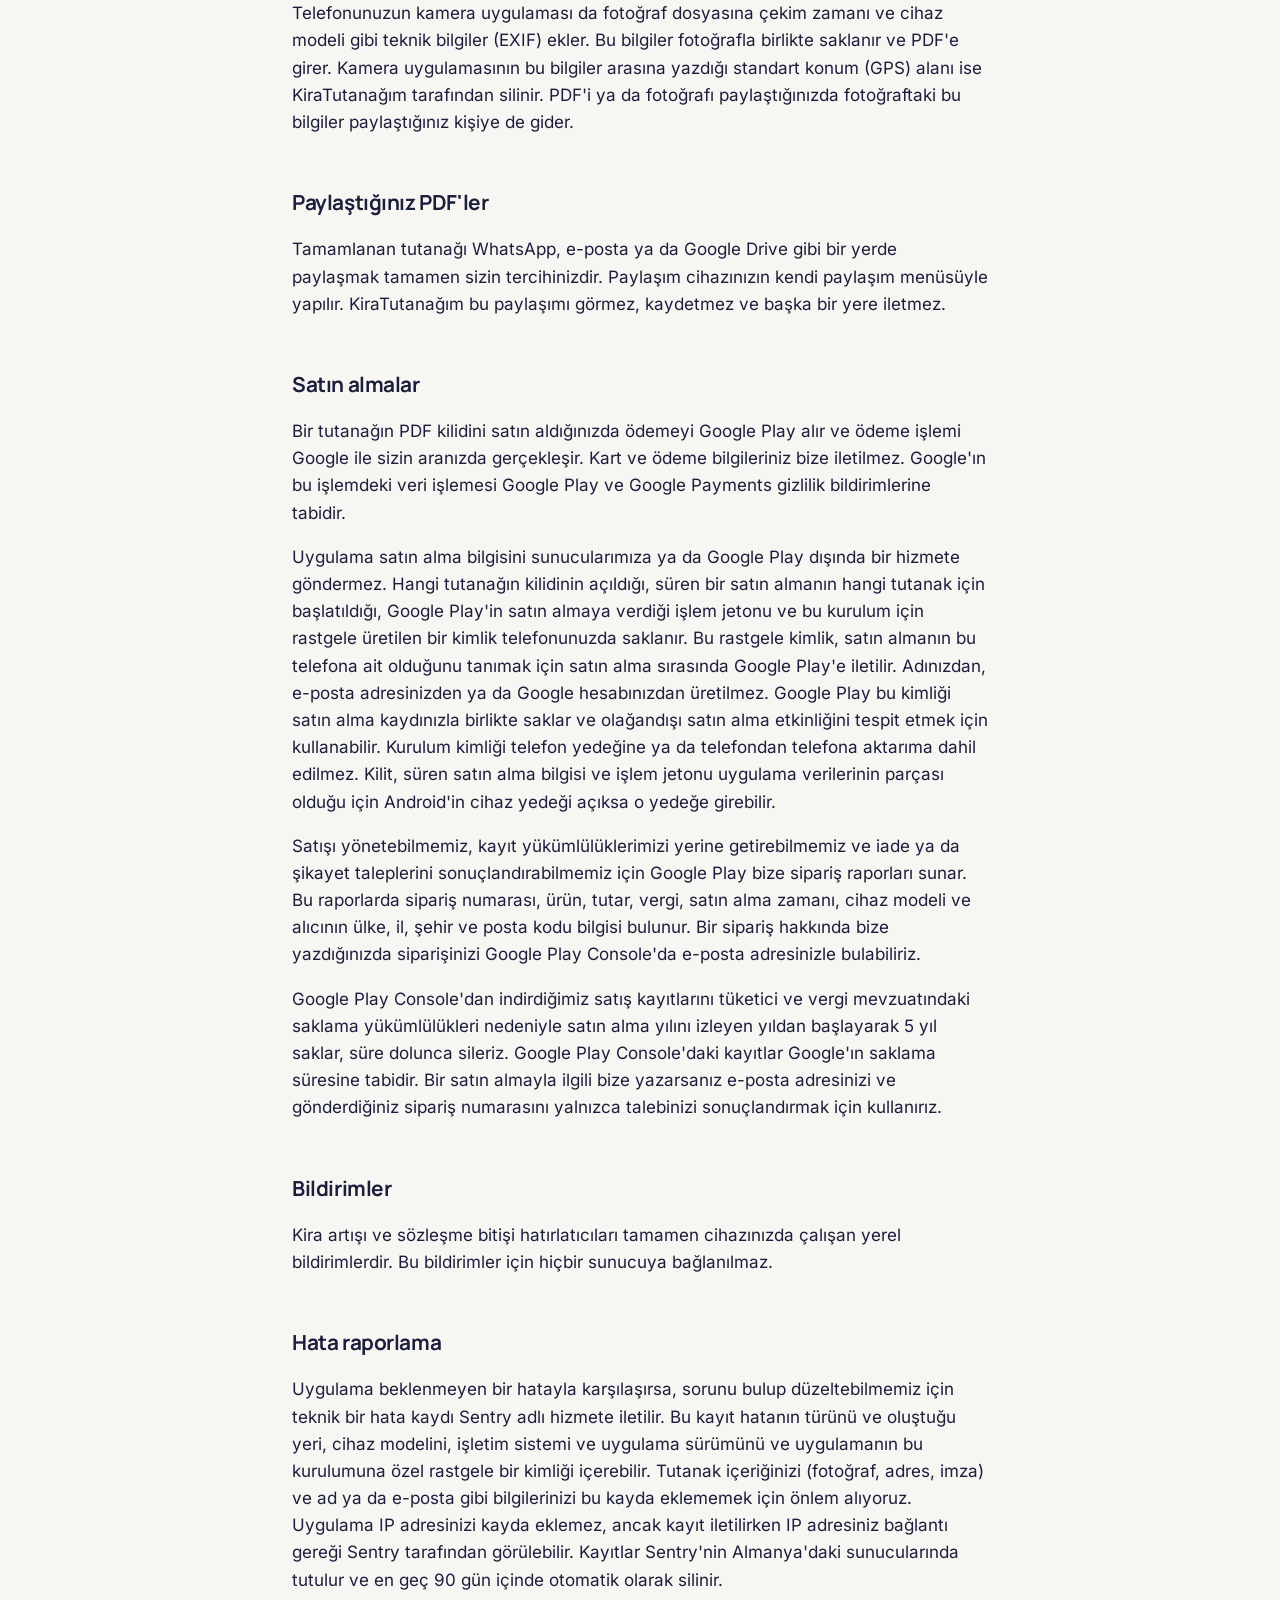
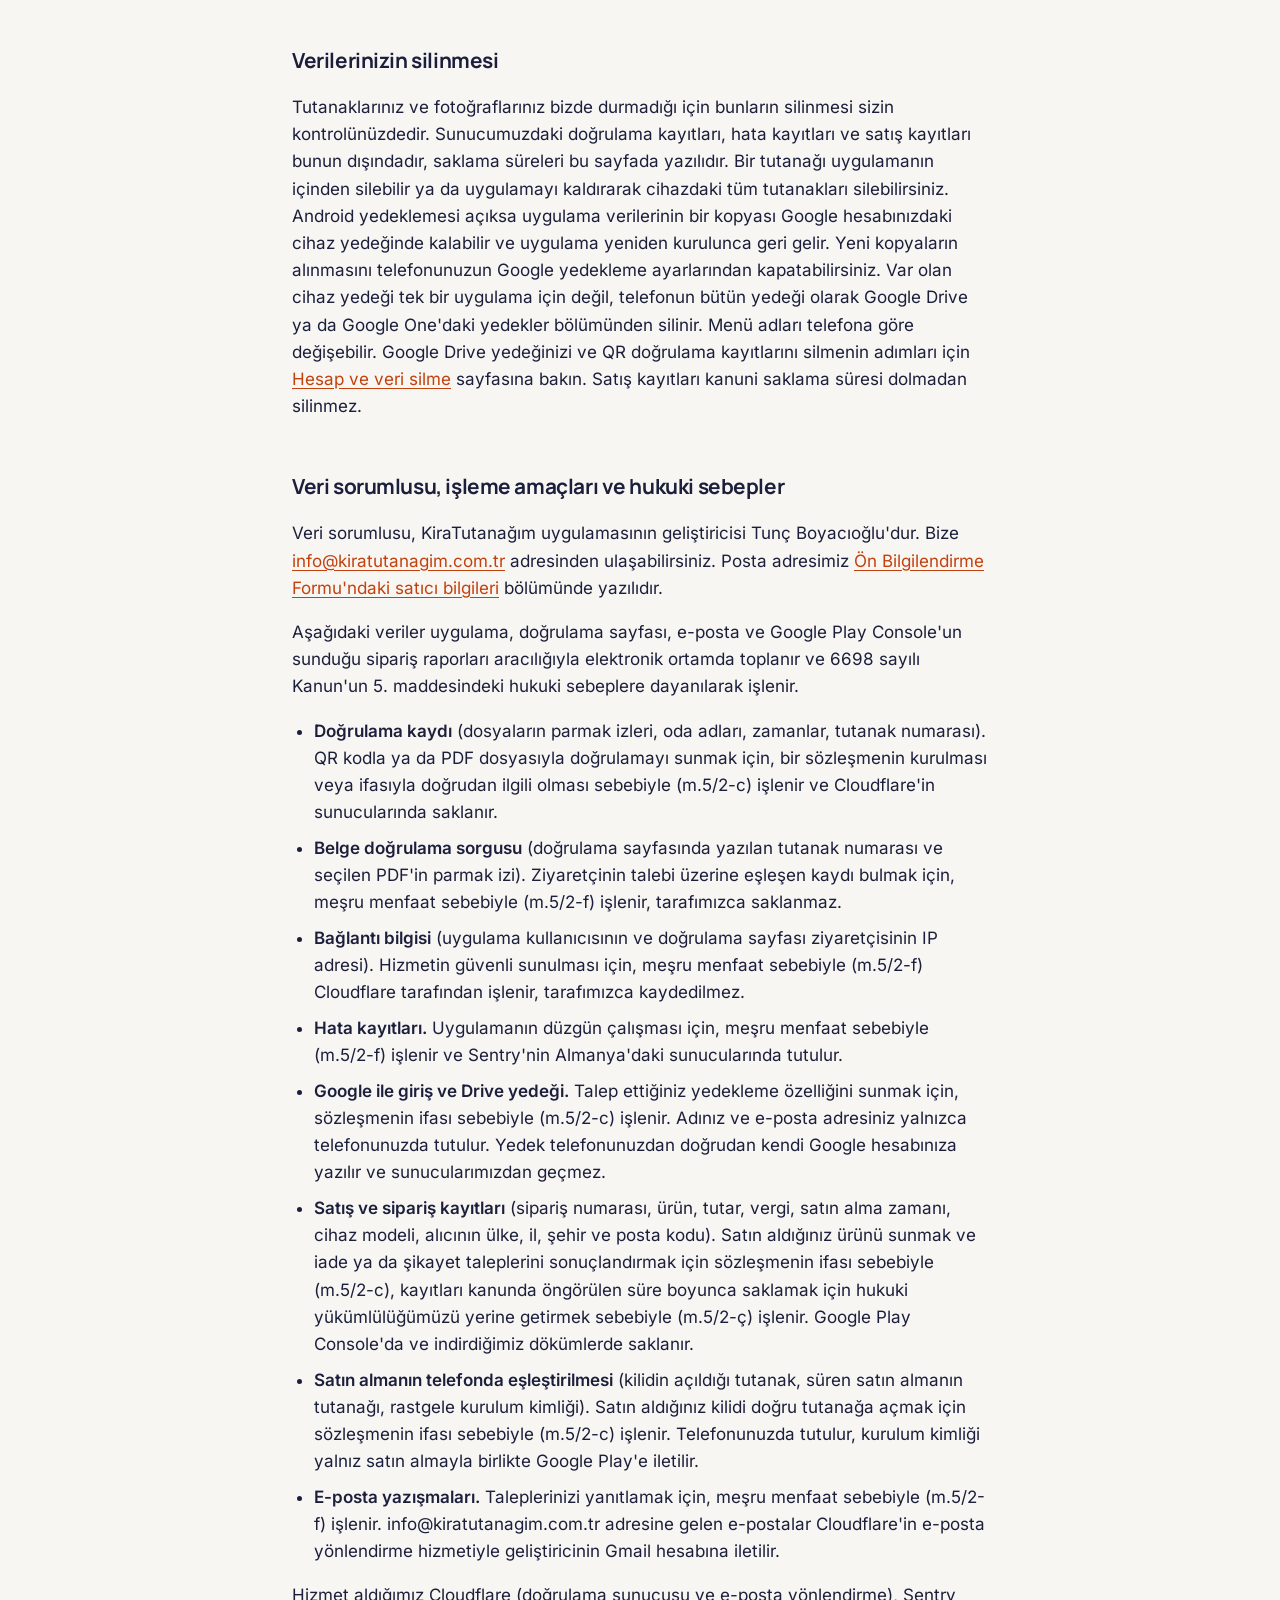
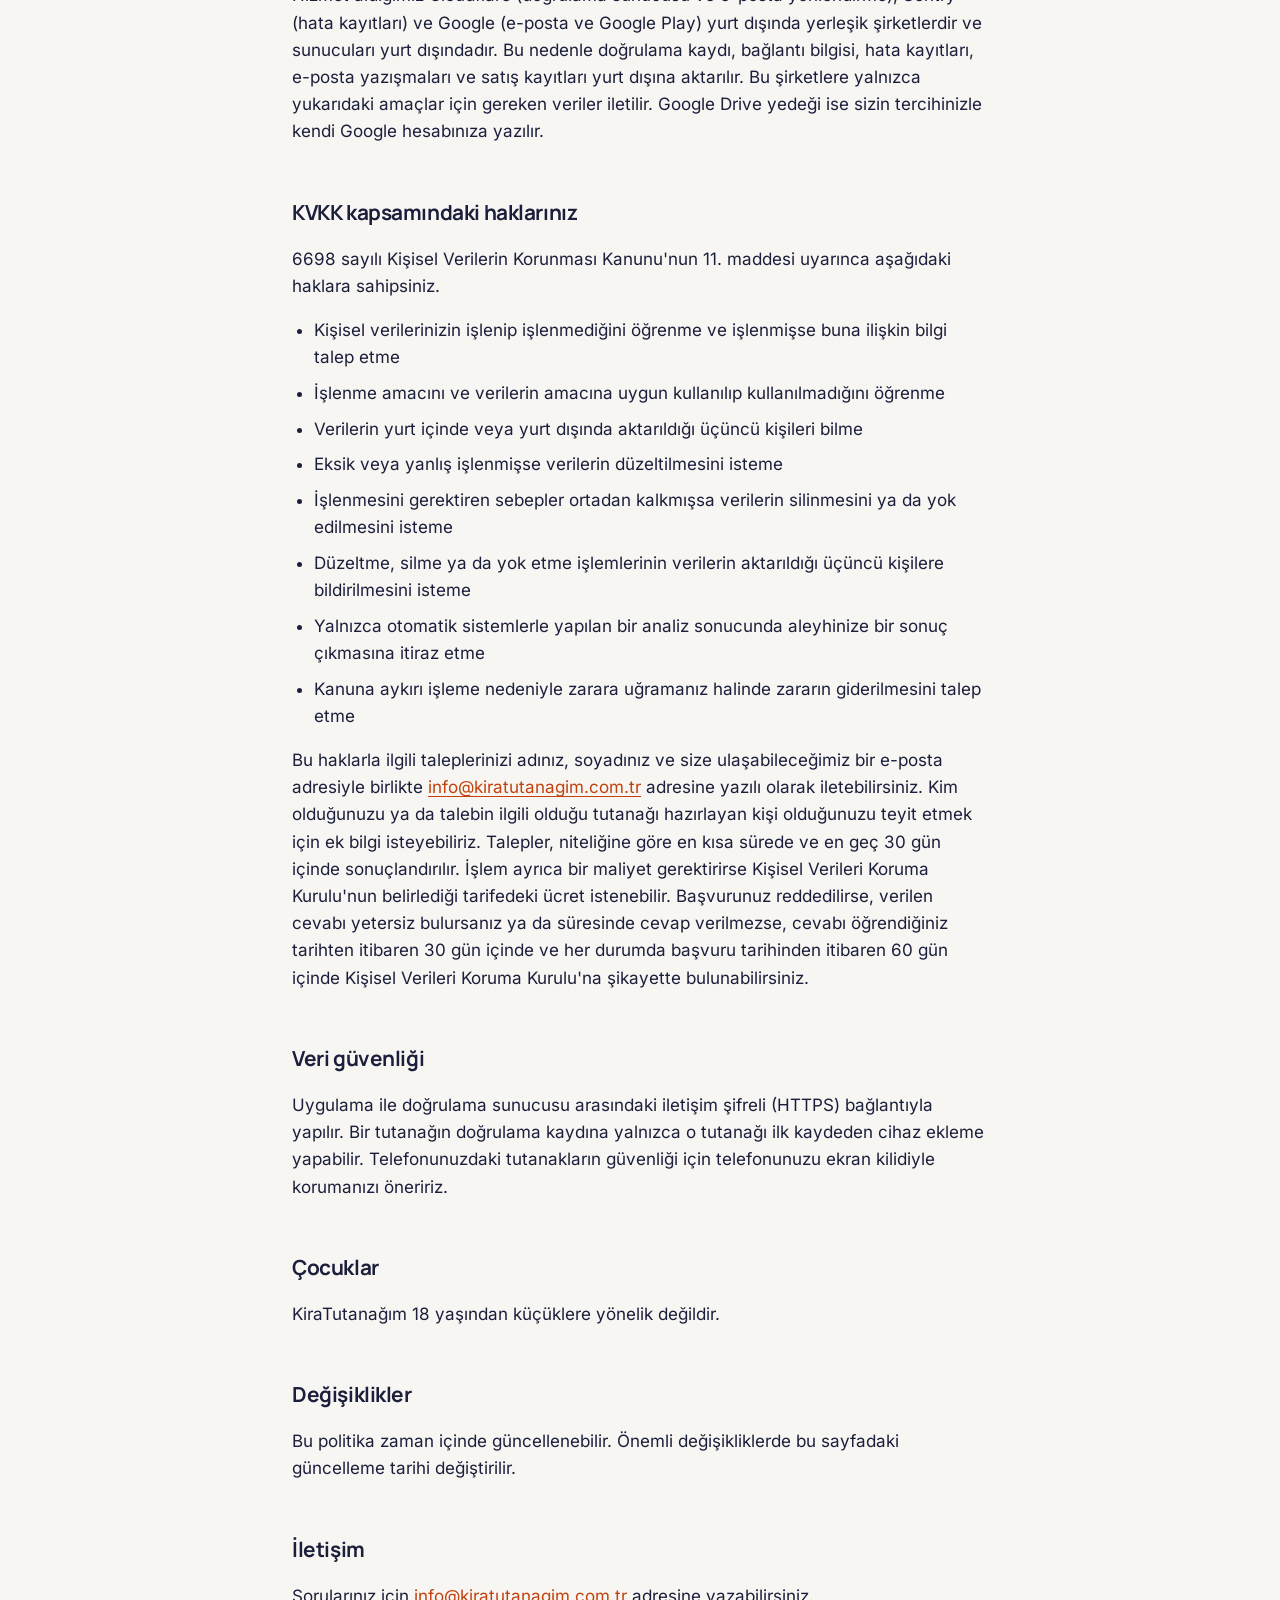
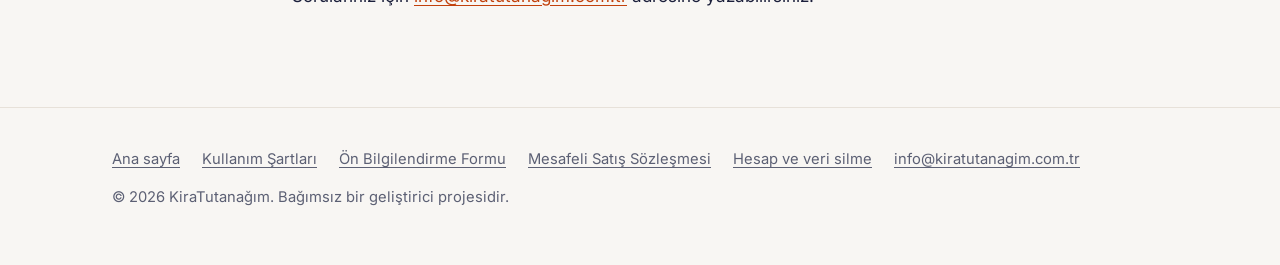
<file: gizlilik/index.html>
<!doctype html>
<html lang="tr">
<head>
<meta charset="utf-8">
<meta name="viewport" content="width=device-width, initial-scale=1">
<title>Gizlilik Politikası | KiraTutanağım</title>
<meta name="description" content="KiraTutanağım uygulamasında hangi verilerin nasıl işlendiği. Fotoğraflarınız cihazınızda kalır, sunucularımıza gönderilmez.">
<link rel="canonical" href="https://kiratutanagim.com.tr/gizlilik/">
<meta name="theme-color" content="#f7f7f5" media="(prefers-color-scheme: light)">
<meta name="theme-color" content="#0e0f14" media="(prefers-color-scheme: dark)">
<link rel="icon" type="image/png" sizes="32x32" href="../assets/img/favicon-32.png">
<link rel="apple-touch-icon" href="../assets/img/apple-touch-icon.png">
<link rel="stylesheet" href="../assets/site.css">
</head>
<body>

<header class="site-header">
  <div class="wrap">
    <a class="brand" href="../"><img src="../assets/img/icon-192.png" alt="" width="32" height="32">KiraTutanağım</a>
    <nav class="site-nav" aria-label="Ana menü">
      <a href="../kullanim-sartlari/">Kullanım Şartları</a>
      <a class="nav-optional" href="../hesap-silme/">Hesap ve veri silme</a>
    </nav>
  </div>
</header>

<main class="wrap doc">
  <span class="eyebrow">KiraTutanağım</span>
  <h1>Gizlilik Politikası</h1>
  <p class="updated">Son güncelleme 24 Kasım 2026</p>

  <p>KiraTutanağım, kiracı ve ev sahiplerinin taşınma tutanağı hazırlamasına yarayan bir mobil uygulamadır ve bağımsız bir geliştirici tarafından geliştirilir. Bu sayfa, uygulamayı kullanırken hangi verilerin nasıl işlendiğini açıklar.</p>

  <div class="summary-card">
    <p><strong>Özetle.</strong> Tutanaklarınız (fotoğraf, adres, imza, oda bilgileri) cihazınızda saklanır ve fotoğraflar hiçbir zaman sunucularımıza gönderilmez. İsterseniz Google ile giriş yapıp yedeklemeyi açabilirsiniz. Bu durumda fotoğraflar hariç tutanak bilgileri kendi Google Drive hesabınızın size özel gizli bölümüne yazılır ve biz bu bilgilere erişemeyiz. PDF doğrulaması için tutanak numarası, dosyaların dijital parmak izleri, oda adları, çekim ve kayıt zamanları saklanır, dosyaların kendisi saklanmaz. Bir tutanağın PDF kilidi için yaptığınız ödemeyi Google Play alır, kart ve ödeme bilgileriniz bize iletilmez.</p>
  </div>

  <h2>Tutanak verileriniz</h2>
  <p>Fotoğraflar, oda bilgileri, adres, imzalar ve tutanağa girdiğiniz diğer tüm bilgiler cihazınızın yerel depolama alanında tutulur. Aşağıda doğrulama için sayılan bilgiler dışında bu veriler sunucularımıza gönderilmez ve biz bunlara erişemeyiz. Fotoğrafları cihazınızın kamerasıyla siz çekersiniz ve KiraTutanağım fotoğrafa yalnızca cihazınızın üzerinde erişir.</p>
  <p>Tutanağa, kira sözleşmesi formuna ve fotoğraflara eklediğiniz ev sahibi, kiracı, kefil ya da tanık gibi başka kişilere ait bilgiler (ad, adres, IBAN, imza, fotoğraf) de aynı şekilde cihazınızda saklanır. Bu bilgileri girmek ve hazırladığınız PDF'i paylaşmak sizin sorumluluğunuzdadır. Başka kişilere ait bilgileri yalnızca tutanağı ya da sözleşmeyi hazırlamak için ve o kişilerin bilgisi dahilinde girmenizi, fotoğraf çekerken kişilerin görüntüye girmemesine dikkat etmenizi rica ederiz.</p>
  <p>Telefonunuzda Android'in kendi yedekleme özelliği açıksa, fotoğraflar hariç uygulama verileri telefonunuzun bağlı olduğu Google hesabındaki cihaz yedeğine girebilir. Kira sözleşmesi formuna yazdığınız taraf adları, adresler, IBAN ve kefil bilgileri de bu cihaz yedeğine girebilir. Bu yedeği Google yönetir, biz erişemeyiz. Android 12 ve sonrasında telefondan telefona doğrudan aktarımda fotoğraflar da yeni telefona taşınır, daha eski sürümlerde taşınmaz.</p>
  <p>Adres ekranındaki "Haritada aç" düğmesine dokunursanız mahalle, bina numarası, ilçe ve il bilgisi telefonunuzdaki harita uygulamasında (örneğin Google Haritalar) açılır. Bu aktarım yalnızca siz dokunduğunuzda olur, daire numarası gönderilmez ve ilgili harita hizmetinin gizlilik koşullarına tabidir.</p>

  <h2>Tutanak doğrulaması (QR kod ve PDF)</h2>
  <p>Her tutanağın PDF'ine bir QR kod eklenir. Bu kodu okutup açılan sayfada PDF dosyasını seçen kişi, dosyanın kayıtlı dosyayla aynı olup olmadığını, aynıysa ne zaman kayda alındığını çevrimiçi olarak kontrol edebilir. Bunu mümkün kılmak için tutanağı kaydettiğinizde ve PDF'ini Geçmiş Tutanaklarım'dan yeniden açtığınızda sunucumuza yalnızca aşağıdaki bilgiler gönderilir ve saklanır. İnternet yoksa gönderim bekler ve uygulamayı internete bağlıyken açtığınızda yeniden denenir.</p>
  <ul>
    <li>PDF dosyasının ve her fotoğrafın SHA-256 özeti. Bu, dosyanın içeriğinden hesaplanan ve dosyanın kendisine geri çevrilemeyen bir dijital parmak izidir.</li>
    <li>Fotoğrafın ait olduğu odanın adı, çekim zamanı ve dosyaların kayda alındığı an.</li>
    <li>Uygulamanın tutanağa verdiği kimlik numarası ve cihazınızın ürettiği bir anahtarın özeti. Bu anahtar sayesinde bir tutanak numarasının kaydına, o numarayı ilk kaydeden cihazdan başkası ekleme yapamaz.</li>
  </ul>
  <p>PDF'in ya da fotoğrafların kendisi, adres, isim, imza veya konum bilgisi gönderilmez. Kaydedilen parmak izleri, oda adları ve zamanlar, QR koddaki bağlantıyı açan herkesin görebileceği bir doğrulama sayfasında gösterilir. Bu nedenle oda adlarına kişi adı ya da adres gibi bilgiler yazmamanızı öneririz. Sunucumuz Cloudflare altyapısında çalışır. Uygulama sunucumuza bağlandığında IP adresiniz, bağlantıyı kurmak ve hizmeti kötüye kullanıma karşı korumak için Cloudflare tarafından işlenir. Aşırı kullanımı önlemek için IP adresinizden geri çevrilemeyen bir özet hesaplanır ve Cloudflare'in istek sınırlama sayacında kısa süreliğine kullanılır. IP adresiniz bizim kayıtlarımıza yazılmaz. Doğrulama kayıtları, PDF'in sonradan kontrol edilebilmesi için kayda alındıkları tarihten itibaren en az 5 yıl ve doğrulama hizmeti sürdüğü sürece saklanır. Bu kayıtların silinmesini isterseniz <a href="../hesap-silme/">Hesap ve veri silme</a> sayfasındaki yolu izleyebilirsiniz. Silme talebinin tutanağı hazırlayan kişiden geldiğini teyit etmemiz gerekir. Kaydı silinen bir tutanağın doğrulaması artık çalışmaz. Tutanak uygulamanızda duruyorsa ve PDF'ini Geçmiş Tutanaklarım'dan yeniden açarsanız kayıt yeniden oluşur.</p>
  <p>Doğrulama sayfasında QR kod okutmadan doğrulama yapan kişi, PDF'te yazan tutanak numarasını yazar ve dosyayı seçer. Dosya gönderilmez. Dosyanın parmak izi o kişinin cihazında hesaplanır ve numarayla birlikte, eşleşen bir kayıt olup olmadığına bakılmak üzere sunucumuza gönderilir. Bu sorgu saklanmaz. Eşleşirse yalnızca o dosyanın kayıt anı ve tutanağın ilk kayıt anı bildirilir. Doğrulama sayfasını açan herkesin IP adresi, bağlantıyı kurmak ve kötüye kullanımı önlemek için Cloudflare tarafından işlenir, IP adresi bizim kayıtlarımıza yazılmaz.</p>

  <h2>İsteğe bağlı Google ile giriş ve bulut yedekleme</h2>
  <p>Uygulamaya giriş yapmak tamamen isteğe bağlıdır ve giriş yapmadan tüm özellikler çalışır. Giriş yaparsanız uygulama Google'dan adınızı ve e-posta adresinizi alır. Bu bilgiler yalnızca cihazınızda, hangi hesapla giriş yaptığınızı göstermek için kullanılır ve sunucularımıza gönderilmez.</p>
  <p>Yedeklemeyi açtığınızda tutanaklarınızın fotoğraflar hariç bilgileri (adres, oda listesi ve notlar, tarafların adları ve imzaları, sayaç ve eşya bilgileri, depozito ve anahtar bilgileri, çekinceler, tarihler ve doğrulama kaydına ekleme yapmayı sağlayan anahtar) kendi Google Drive hesabınızın uygulamaya özel gizli bölümüne (appDataFolder) kaydedilir. Kira sözleşmesi formundaki bilgiler bu yedeğe girmez. Bu bölüme yalnızca KiraTutanağım uygulaması erişebilir ve Drive'daki normal dosyalarınız arasında görünmez. Yedek telefonunuzdan doğrudan Google hesabınıza yazılır, sunucularımızdan geçmez ve sunucularımıza kopyalanmaz. Bu veriler sizin Google hesabınızda tutulur ve Google tarafından kendi gizlilik koşullarına göre barındırılır.</p>

  <h2>Konum bilgisi</h2>
  <p>Fotoğrafın nerede çekildiğini göstermek için, konum izni verdiyseniz çektiğiniz fotoğrafların üzerine tarih ve saatle birlikte konum yazılır. Konum yalnızca uygulama açıkken alınır. Bu bilgi cihazınızda saklanan fotoğrafın ve tutanağın içine yazılır ve sunucularımıza gönderilmez. Konum izni vermezseniz fotoğraf yine çekilir, konum yazılmaz. Tarih ve saat telefonunuzun saatinden alınır.</p>
  <p>Telefonunuzun kamera uygulaması da fotoğraf dosyasına çekim zamanı ve cihaz modeli gibi teknik bilgiler (EXIF) ekler. Bu bilgiler fotoğrafla birlikte saklanır ve PDF'e girer. Kamera uygulamasının bu bilgiler arasına yazdığı standart konum (GPS) alanı ise KiraTutanağım tarafından silinir. PDF'i ya da fotoğrafı paylaştığınızda fotoğraftaki bu bilgiler paylaştığınız kişiye de gider.</p>

  <h2>Paylaştığınız PDF'ler</h2>
  <p>Tamamlanan tutanağı WhatsApp, e-posta ya da Google Drive gibi bir yerde paylaşmak tamamen sizin tercihinizdir. Paylaşım cihazınızın kendi paylaşım menüsüyle yapılır. KiraTutanağım bu paylaşımı görmez, kaydetmez ve başka bir yere iletmez.</p>

  <h2>Satın almalar</h2>
  <p>Bir tutanağın PDF kilidini satın aldığınızda ödemeyi Google Play alır ve ödeme işlemi Google ile sizin aranızda gerçekleşir. Kart ve ödeme bilgileriniz bize iletilmez. Google'ın bu işlemdeki veri işlemesi Google Play ve Google Payments gizlilik bildirimlerine tabidir.</p>
  <p>Uygulama satın alma bilgisini sunucularımıza ya da Google Play dışında bir hizmete göndermez. Hangi tutanağın kilidinin açıldığı, süren bir satın almanın hangi tutanak için başlatıldığı, Google Play'in satın almaya verdiği işlem jetonu ve bu kurulum için rastgele üretilen bir kimlik telefonunuzda saklanır. Bu rastgele kimlik, satın almanın bu telefona ait olduğunu tanımak için satın alma sırasında Google Play'e iletilir. Adınızdan, e-posta adresinizden ya da Google hesabınızdan üretilmez. Google Play bu kimliği satın alma kaydınızla birlikte saklar ve olağandışı satın alma etkinliğini tespit etmek için kullanabilir. Kurulum kimliği telefon yedeğine ya da telefondan telefona aktarıma dahil edilmez. Kilit, süren satın alma bilgisi ve işlem jetonu uygulama verilerinin parçası olduğu için Android'in cihaz yedeği açıksa o yedeğe girebilir.</p>
  <p>Satışı yönetebilmemiz, kayıt yükümlülüklerimizi yerine getirebilmemiz ve iade ya da şikayet taleplerini sonuçlandırabilmemiz için Google Play bize sipariş raporları sunar. Bu raporlarda sipariş numarası, ürün, tutar, vergi, satın alma zamanı, cihaz modeli ve alıcının ülke, il, şehir ve posta kodu bilgisi bulunur. Bir sipariş hakkında bize yazdığınızda siparişinizi Google Play Console'da e-posta adresinizle bulabiliriz.</p>
  <p>Google Play Console'dan indirdiğimiz satış kayıtlarını tüketici ve vergi mevzuatındaki saklama yükümlülükleri nedeniyle satın alma yılını izleyen yıldan başlayarak 5 yıl saklar, süre dolunca sileriz. Google Play Console'daki kayıtlar Google'ın saklama süresine tabidir. Bir satın almayla ilgili bize yazarsanız e-posta adresinizi ve gönderdiğiniz sipariş numarasını yalnızca talebinizi sonuçlandırmak için kullanırız.</p>

  <h2>Bildirimler</h2>
  <p>Kira artışı ve sözleşme bitişi hatırlatıcıları tamamen cihazınızda çalışan yerel bildirimlerdir. Bu bildirimler için hiçbir sunucuya bağlanılmaz.</p>

  <h2>Hata raporlama</h2>
  <p>Uygulama beklenmeyen bir hatayla karşılaşırsa, sorunu bulup düzeltebilmemiz için teknik bir hata kaydı Sentry adlı hizmete iletilir. Bu kayıt hatanın türünü ve oluştuğu yeri, cihaz modelini, işletim sistemi ve uygulama sürümünü ve uygulamanın bu kurulumuna özel rastgele bir kimliği içerebilir. Tutanak içeriğinizi (fotoğraf, adres, imza) ve ad ya da e-posta gibi bilgilerinizi bu kayda eklememek için önlem alıyoruz. Uygulama IP adresinizi kayda eklemez, ancak kayıt iletilirken IP adresiniz bağlantı gereği Sentry tarafından görülebilir. Kayıtlar Sentry'nin Almanya'daki sunucularında tutulur ve en geç 90 gün içinde otomatik olarak silinir.</p>

  <h2>Verilerinizin silinmesi</h2>
  <p>Tutanaklarınız ve fotoğraflarınız bizde durmadığı için bunların silinmesi sizin kontrolünüzdedir. Sunucumuzdaki doğrulama kayıtları, hata kayıtları ve satış kayıtları bunun dışındadır, saklama süreleri bu sayfada yazılıdır. Bir tutanağı uygulamanın içinden silebilir ya da uygulamayı kaldırarak cihazdaki tüm tutanakları silebilirsiniz. Android yedeklemesi açıksa uygulama verilerinin bir kopyası Google hesabınızdaki cihaz yedeğinde kalabilir ve uygulama yeniden kurulunca geri gelir. Yeni kopyaların alınmasını telefonunuzun Google yedekleme ayarlarından kapatabilirsiniz. Var olan cihaz yedeği tek bir uygulama için değil, telefonun bütün yedeği olarak Google Drive ya da Google One'daki yedekler bölümünden silinir. Menü adları telefona göre değişebilir. Google Drive yedeğinizi ve QR doğrulama kayıtlarını silmenin adımları için <a href="../hesap-silme/">Hesap ve veri silme</a> sayfasına bakın. Satış kayıtları kanuni saklama süresi dolmadan silinmez.</p>

  <h2>Veri sorumlusu, işleme amaçları ve hukuki sebepler</h2>
  <p>Veri sorumlusu, KiraTutanağım uygulamasının geliştiricisi Tunç Boyacıoğlu'dur. Bize <a href="mailto:info@kiratutanagim.com.tr">info@kiratutanagim.com.tr</a> adresinden ulaşabilirsiniz. Posta adresimiz <a href="../on-bilgilendirme/#satici">Ön Bilgilendirme Formu'ndaki satıcı bilgileri</a> bölümünde yazılıdır.</p>
  <p>Aşağıdaki veriler uygulama, doğrulama sayfası, e-posta ve Google Play Console'un sunduğu sipariş raporları aracılığıyla elektronik ortamda toplanır ve 6698 sayılı Kanun'un 5. maddesindeki hukuki sebeplere dayanılarak işlenir.</p>
  <ul>
    <li><strong>Doğrulama kaydı</strong> (dosyaların parmak izleri, oda adları, zamanlar, tutanak numarası). QR kodla ya da PDF dosyasıyla doğrulamayı sunmak için, bir sözleşmenin kurulması veya ifasıyla doğrudan ilgili olması sebebiyle (m.5/2-c) işlenir ve Cloudflare'in sunucularında saklanır.</li>
    <li><strong>Belge doğrulama sorgusu</strong> (doğrulama sayfasında yazılan tutanak numarası ve seçilen PDF'in parmak izi). Ziyaretçinin talebi üzerine eşleşen kaydı bulmak için, meşru menfaat sebebiyle (m.5/2-f) işlenir, tarafımızca saklanmaz.</li>
    <li><strong>Bağlantı bilgisi</strong> (uygulama kullanıcısının ve doğrulama sayfası ziyaretçisinin IP adresi). Hizmetin güvenli sunulması için, meşru menfaat sebebiyle (m.5/2-f) Cloudflare tarafından işlenir, tarafımızca kaydedilmez.</li>
    <li><strong>Hata kayıtları.</strong> Uygulamanın düzgün çalışması için, meşru menfaat sebebiyle (m.5/2-f) işlenir ve Sentry'nin Almanya'daki sunucularında tutulur.</li>
    <li><strong>Google ile giriş ve Drive yedeği.</strong> Talep ettiğiniz yedekleme özelliğini sunmak için, sözleşmenin ifası sebebiyle (m.5/2-c) işlenir. Adınız ve e-posta adresiniz yalnızca telefonunuzda tutulur. Yedek telefonunuzdan doğrudan kendi Google hesabınıza yazılır ve sunucularımızdan geçmez.</li>
    <li><strong>Satış ve sipariş kayıtları</strong> (sipariş numarası, ürün, tutar, vergi, satın alma zamanı, cihaz modeli, alıcının ülke, il, şehir ve posta kodu). Satın aldığınız ürünü sunmak ve iade ya da şikayet taleplerini sonuçlandırmak için sözleşmenin ifası sebebiyle (m.5/2-c), kayıtları kanunda öngörülen süre boyunca saklamak için hukuki yükümlülüğümüzü yerine getirmek sebebiyle (m.5/2-ç) işlenir. Google Play Console'da ve indirdiğimiz dökümlerde saklanır.</li>
    <li><strong>Satın almanın telefonda eşleştirilmesi</strong> (kilidin açıldığı tutanak, süren satın almanın tutanağı, rastgele kurulum kimliği). Satın aldığınız kilidi doğru tutanağa açmak için sözleşmenin ifası sebebiyle (m.5/2-c) işlenir. Telefonunuzda tutulur, kurulum kimliği yalnız satın almayla birlikte Google Play'e iletilir.</li>
    <li><strong>E-posta yazışmaları.</strong> Taleplerinizi yanıtlamak için, meşru menfaat sebebiyle (m.5/2-f) işlenir. info@kiratutanagim.com.tr adresine gelen e-postalar Cloudflare'in e-posta yönlendirme hizmetiyle geliştiricinin Gmail hesabına iletilir.</li>
  </ul>
  <p>Hizmet aldığımız Cloudflare (doğrulama sunucusu ve e-posta yönlendirme), Sentry (hata kayıtları) ve Google (e-posta ve Google Play) yurt dışında yerleşik şirketlerdir ve sunucuları yurt dışındadır. Bu nedenle doğrulama kaydı, bağlantı bilgisi, hata kayıtları, e-posta yazışmaları ve satış kayıtları yurt dışına aktarılır. Bu şirketlere yalnızca yukarıdaki amaçlar için gereken veriler iletilir. Google Drive yedeği ise sizin tercihinizle kendi Google hesabınıza yazılır.</p>

  <h2>KVKK kapsamındaki haklarınız</h2>
  <p>6698 sayılı Kişisel Verilerin Korunması Kanunu'nun 11. maddesi uyarınca aşağıdaki haklara sahipsiniz.</p>
  <ul>
    <li>Kişisel verilerinizin işlenip işlenmediğini öğrenme ve işlenmişse buna ilişkin bilgi talep etme</li>
    <li>İşlenme amacını ve verilerin amacına uygun kullanılıp kullanılmadığını öğrenme</li>
    <li>Verilerin yurt içinde veya yurt dışında aktarıldığı üçüncü kişileri bilme</li>
    <li>Eksik veya yanlış işlenmişse verilerin düzeltilmesini isteme</li>
    <li>İşlenmesini gerektiren sebepler ortadan kalkmışsa verilerin silinmesini ya da yok edilmesini isteme</li>
    <li>Düzeltme, silme ya da yok etme işlemlerinin verilerin aktarıldığı üçüncü kişilere bildirilmesini isteme</li>
    <li>Yalnızca otomatik sistemlerle yapılan bir analiz sonucunda aleyhinize bir sonuç çıkmasına itiraz etme</li>
    <li>Kanuna aykırı işleme nedeniyle zarara uğramanız halinde zararın giderilmesini talep etme</li>
  </ul>
  <p>Bu haklarla ilgili taleplerinizi adınız, soyadınız ve size ulaşabileceğimiz bir e-posta adresiyle birlikte <a href="mailto:info@kiratutanagim.com.tr">info@kiratutanagim.com.tr</a> adresine yazılı olarak iletebilirsiniz. Kim olduğunuzu ya da talebin ilgili olduğu tutanağı hazırlayan kişi olduğunuzu teyit etmek için ek bilgi isteyebiliriz. Talepler, niteliğine göre en kısa sürede ve en geç 30 gün içinde sonuçlandırılır. İşlem ayrıca bir maliyet gerektirirse Kişisel Verileri Koruma Kurulu'nun belirlediği tarifedeki ücret istenebilir. Başvurunuz reddedilirse, verilen cevabı yetersiz bulursanız ya da süresinde cevap verilmezse, cevabı öğrendiğiniz tarihten itibaren 30 gün içinde ve her durumda başvuru tarihinden itibaren 60 gün içinde Kişisel Verileri Koruma Kurulu'na şikayette bulunabilirsiniz.</p>

  <h2>Veri güvenliği</h2>
  <p>Uygulama ile doğrulama sunucusu arasındaki iletişim şifreli (HTTPS) bağlantıyla yapılır. Bir tutanağın doğrulama kaydına yalnızca o tutanağı ilk kaydeden cihaz ekleme yapabilir. Telefonunuzdaki tutanakların güvenliği için telefonunuzu ekran kilidiyle korumanızı öneririz.</p>

  <h2>Çocuklar</h2>
  <p>KiraTutanağım 18 yaşından küçüklere yönelik değildir.</p>

  <h2>Değişiklikler</h2>
  <p>Bu politika zaman içinde güncellenebilir. Önemli değişikliklerde bu sayfadaki güncelleme tarihi değiştirilir.</p>

  <h2>İletişim</h2>
  <p>Sorularınız için <a href="mailto:info@kiratutanagim.com.tr">info@kiratutanagim.com.tr</a> adresine yazabilirsiniz.</p>
</main>

<footer class="site-footer">
  <div class="wrap">
    <nav class="footer-links" aria-label="Alt menü">
      <a href="../">Ana sayfa</a>
      <a href="../kullanim-sartlari/">Kullanım Şartları</a>
      <a href="../on-bilgilendirme/">Ön Bilgilendirme Formu</a>
      <a href="../mesafeli-satis-sozlesmesi/">Mesafeli Satış Sözleşmesi</a>
      <a href="../hesap-silme/">Hesap ve veri silme</a>
      <a href="mailto:info@kiratutanagim.com.tr">info@kiratutanagim.com.tr</a>
    </nav>
    <p>© 2026 KiraTutanağım. Bağımsız bir geliştirici projesidir.</p>
  </div>
</footer>

</body>
</html>
</file>
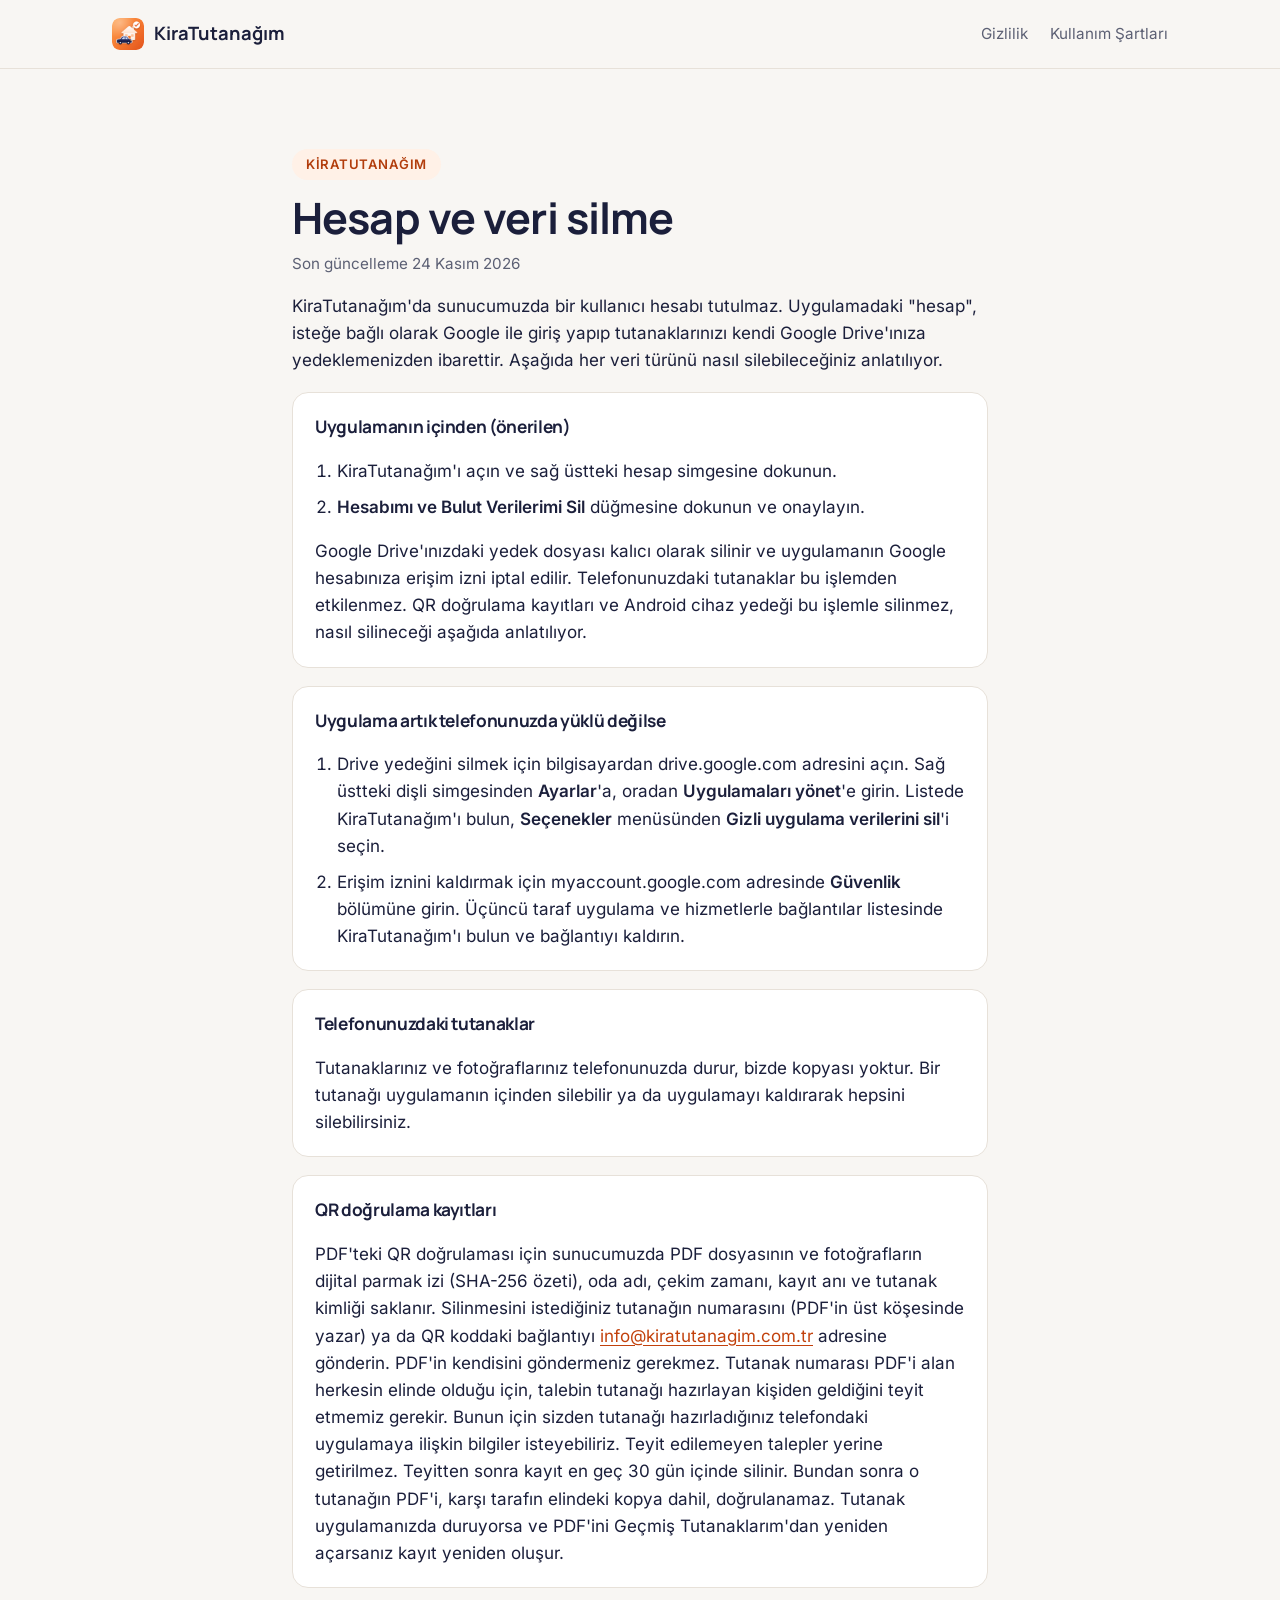
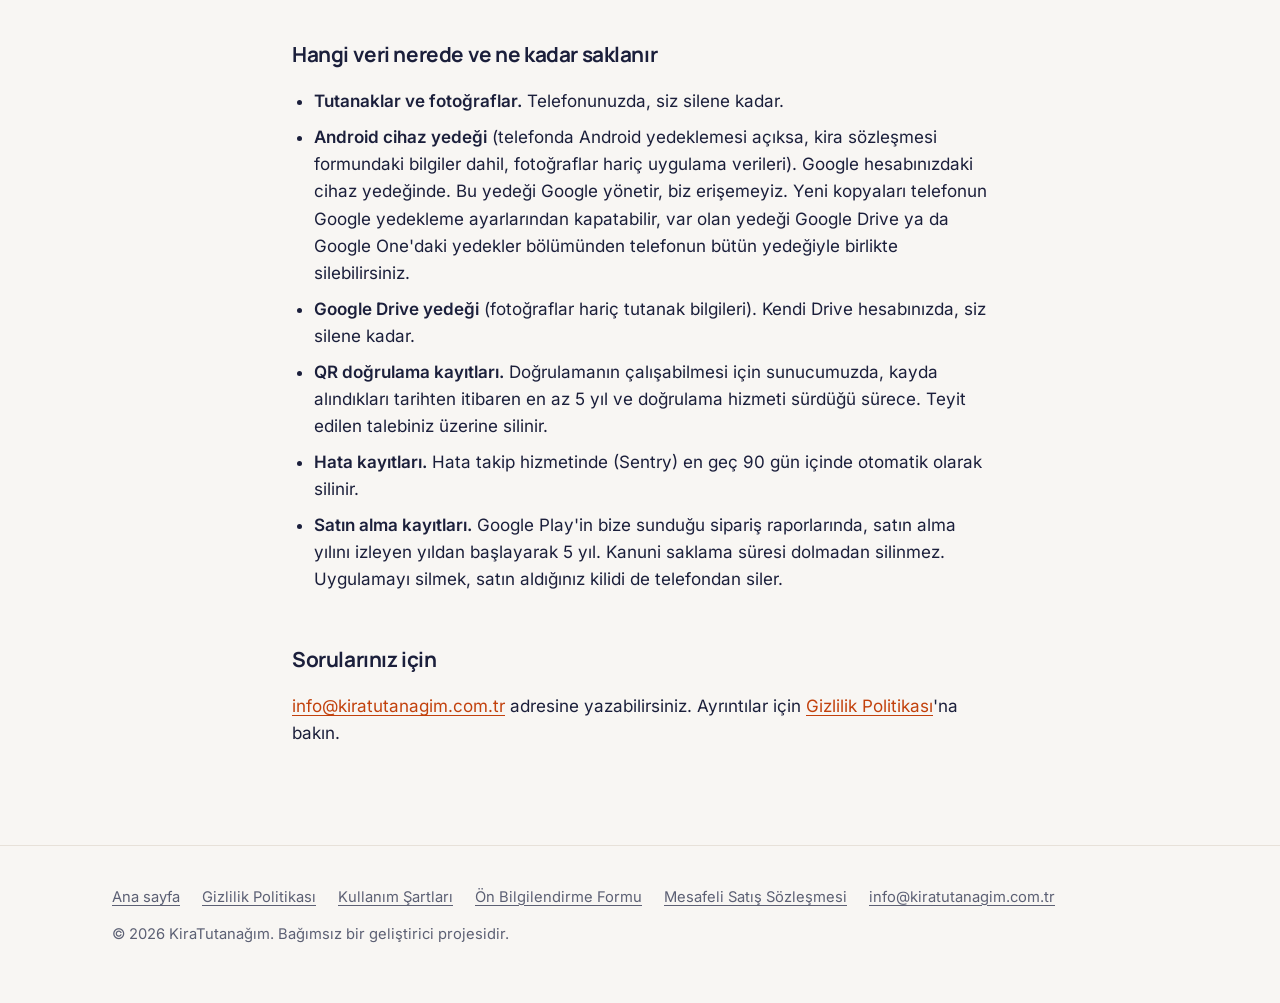
<file: hesap-silme/index.html>
<!doctype html>
<html lang="tr">
<head>
<meta charset="utf-8">
<meta name="viewport" content="width=device-width, initial-scale=1">
<title>Hesap ve Veri Silme | KiraTutanağım</title>
<meta name="description" content="KiraTutanağım uygulamasında Google Drive yedeğinizi, hesap bağlantınızı ve diğer verilerinizi nasıl silebileceğiniz.">
<link rel="canonical" href="https://kiratutanagim.com.tr/hesap-silme/">
<meta name="theme-color" content="#f7f7f5" media="(prefers-color-scheme: light)">
<meta name="theme-color" content="#0e0f14" media="(prefers-color-scheme: dark)">
<link rel="icon" type="image/png" sizes="32x32" href="../assets/img/favicon-32.png">
<link rel="apple-touch-icon" href="../assets/img/apple-touch-icon.png">
<link rel="stylesheet" href="../assets/site.css">
</head>
<body>

<header class="site-header">
  <div class="wrap">
    <a class="brand" href="../"><img src="../assets/img/icon-192.png" alt="" width="32" height="32">KiraTutanağım</a>
    <nav class="site-nav" aria-label="Ana menü">
      <a href="../gizlilik/">Gizlilik</a>
      <a class="nav-optional" href="../kullanim-sartlari/">Kullanım Şartları</a>
    </nav>
  </div>
</header>

<main class="wrap doc">
  <span class="eyebrow">KiraTutanağım</span>
  <h1>Hesap ve veri silme</h1>
  <p class="updated">Son güncelleme 24 Kasım 2026</p>

  <p>KiraTutanağım'da sunucumuzda bir kullanıcı hesabı tutulmaz. Uygulamadaki "hesap", isteğe bağlı olarak Google ile giriş yapıp tutanaklarınızı kendi Google Drive'ınıza yedeklemenizden ibarettir. Aşağıda her veri türünü nasıl silebileceğiniz anlatılıyor.</p>

  <div class="method">
    <h3>Uygulamanın içinden (önerilen)</h3>
    <ol>
      <li>KiraTutanağım'ı açın ve sağ üstteki hesap simgesine dokunun.</li>
      <li><strong>Hesabımı ve Bulut Verilerimi Sil</strong> düğmesine dokunun ve onaylayın.</li>
    </ol>
    <p>Google Drive'ınızdaki yedek dosyası kalıcı olarak silinir ve uygulamanın Google hesabınıza erişim izni iptal edilir. Telefonunuzdaki tutanaklar bu işlemden etkilenmez. QR doğrulama kayıtları ve Android cihaz yedeği bu işlemle silinmez, nasıl silineceği aşağıda anlatılıyor.</p>
  </div>

  <div class="method">
    <h3>Uygulama artık telefonunuzda yüklü değilse</h3>
    <ol>
      <li>Drive yedeğini silmek için bilgisayardan drive.google.com adresini açın. Sağ üstteki dişli simgesinden <strong>Ayarlar</strong>'a, oradan <strong>Uygulamaları yönet</strong>'e girin. Listede KiraTutanağım'ı bulun, <strong>Seçenekler</strong> menüsünden <strong>Gizli uygulama verilerini sil</strong>'i seçin.</li>
      <li>Erişim iznini kaldırmak için myaccount.google.com adresinde <strong>Güvenlik</strong> bölümüne girin. Üçüncü taraf uygulama ve hizmetlerle bağlantılar listesinde KiraTutanağım'ı bulun ve bağlantıyı kaldırın.</li>
    </ol>
  </div>

  <div class="method">
    <h3>Telefonunuzdaki tutanaklar</h3>
    <p>Tutanaklarınız ve fotoğraflarınız telefonunuzda durur, bizde kopyası yoktur. Bir tutanağı uygulamanın içinden silebilir ya da uygulamayı kaldırarak hepsini silebilirsiniz.</p>
  </div>

  <div class="method">
    <h3>QR doğrulama kayıtları</h3>
    <p>PDF'teki QR doğrulaması için sunucumuzda PDF dosyasının ve fotoğrafların dijital parmak izi (SHA-256 özeti), oda adı, çekim zamanı, kayıt anı ve tutanak kimliği saklanır. Silinmesini istediğiniz tutanağın numarasını (PDF'in üst köşesinde yazar) ya da QR koddaki bağlantıyı <a href="mailto:info@kiratutanagim.com.tr?subject=Do%C4%9Frulama%20kayd%C4%B1%20silme%20talebi">info@kiratutanagim.com.tr</a> adresine gönderin. PDF'in kendisini göndermeniz gerekmez. Tutanak numarası PDF'i alan herkesin elinde olduğu için, talebin tutanağı hazırlayan kişiden geldiğini teyit etmemiz gerekir. Bunun için sizden tutanağı hazırladığınız telefondaki uygulamaya ilişkin bilgiler isteyebiliriz. Teyit edilemeyen talepler yerine getirilmez. Teyitten sonra kayıt en geç 30 gün içinde silinir. Bundan sonra o tutanağın PDF'i, karşı tarafın elindeki kopya dahil, doğrulanamaz. Tutanak uygulamanızda duruyorsa ve PDF'ini Geçmiş Tutanaklarım'dan yeniden açarsanız kayıt yeniden oluşur.</p>
  </div>

  <h2>Hangi veri nerede ve ne kadar saklanır</h2>
  <ul>
    <li><strong>Tutanaklar ve fotoğraflar.</strong> Telefonunuzda, siz silene kadar.</li>
    <li><strong>Android cihaz yedeği</strong> (telefonda Android yedeklemesi açıksa, kira sözleşmesi formundaki bilgiler dahil, fotoğraflar hariç uygulama verileri). Google hesabınızdaki cihaz yedeğinde. Bu yedeği Google yönetir, biz erişemeyiz. Yeni kopyaları telefonun Google yedekleme ayarlarından kapatabilir, var olan yedeği Google Drive ya da Google One'daki yedekler bölümünden telefonun bütün yedeğiyle birlikte silebilirsiniz.</li>
    <li><strong>Google Drive yedeği</strong> (fotoğraflar hariç tutanak bilgileri). Kendi Drive hesabınızda, siz silene kadar.</li>
    <li><strong>QR doğrulama kayıtları.</strong> Doğrulamanın çalışabilmesi için sunucumuzda, kayda alındıkları tarihten itibaren en az 5 yıl ve doğrulama hizmeti sürdüğü sürece. Teyit edilen talebiniz üzerine silinir.</li>
    <li><strong>Hata kayıtları.</strong> Hata takip hizmetinde (Sentry) en geç 90 gün içinde otomatik olarak silinir.</li>
    <li><strong>Satın alma kayıtları.</strong> Google Play'in bize sunduğu sipariş raporlarında, satın alma yılını izleyen yıldan başlayarak 5 yıl. Kanuni saklama süresi dolmadan silinmez. Uygulamayı silmek, satın aldığınız kilidi de telefondan siler.</li>
  </ul>

  <h2>Sorularınız için</h2>
  <p><a href="mailto:info@kiratutanagim.com.tr">info@kiratutanagim.com.tr</a> adresine yazabilirsiniz. Ayrıntılar için <a href="../gizlilik/">Gizlilik Politikası</a>'na bakın.</p>
</main>

<footer class="site-footer">
  <div class="wrap">
    <nav class="footer-links" aria-label="Alt menü">
      <a href="../">Ana sayfa</a>
      <a href="../gizlilik/">Gizlilik Politikası</a>
      <a href="../kullanim-sartlari/">Kullanım Şartları</a>
      <a href="../on-bilgilendirme/">Ön Bilgilendirme Formu</a>
      <a href="../mesafeli-satis-sozlesmesi/">Mesafeli Satış Sözleşmesi</a>
      <a href="mailto:info@kiratutanagim.com.tr">info@kiratutanagim.com.tr</a>
    </nav>
    <p>© 2026 KiraTutanağım. Bağımsız bir geliştirici projesidir.</p>
  </div>
</footer>

</body>
</html>
</file>
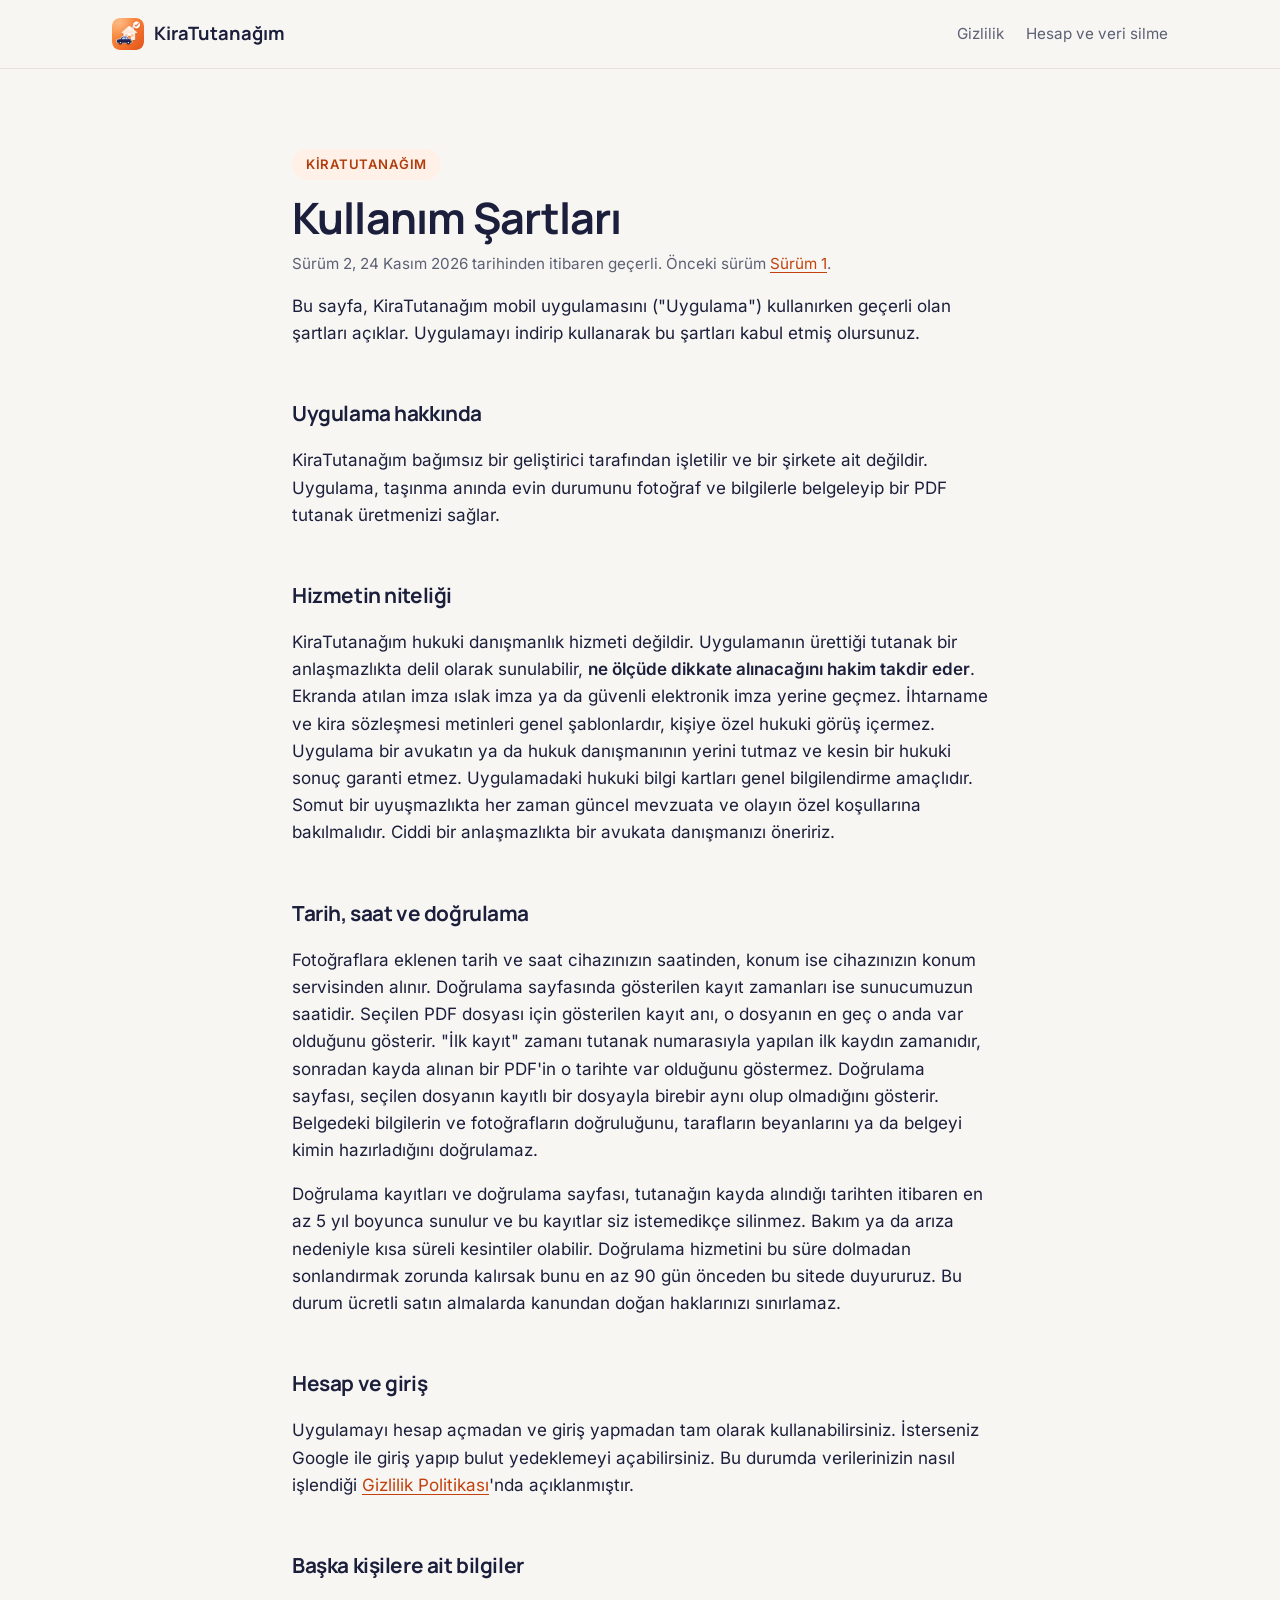
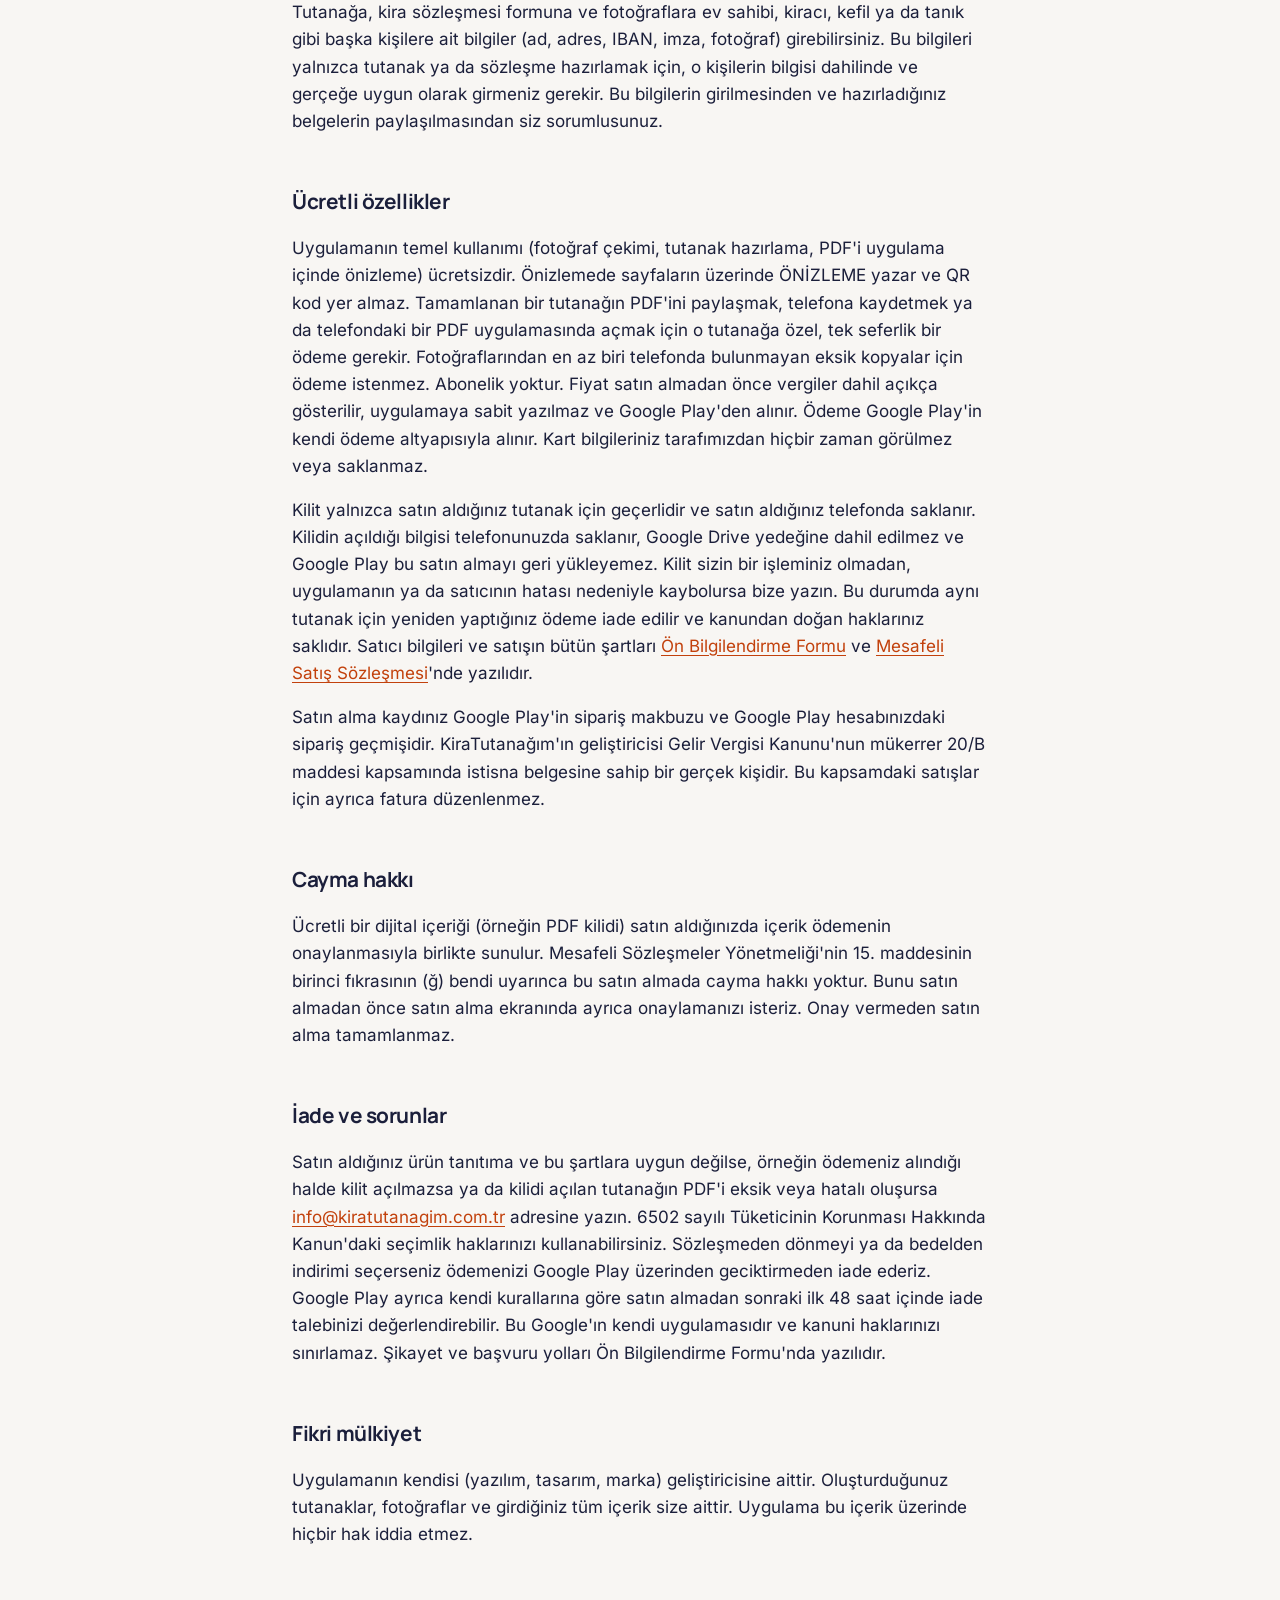
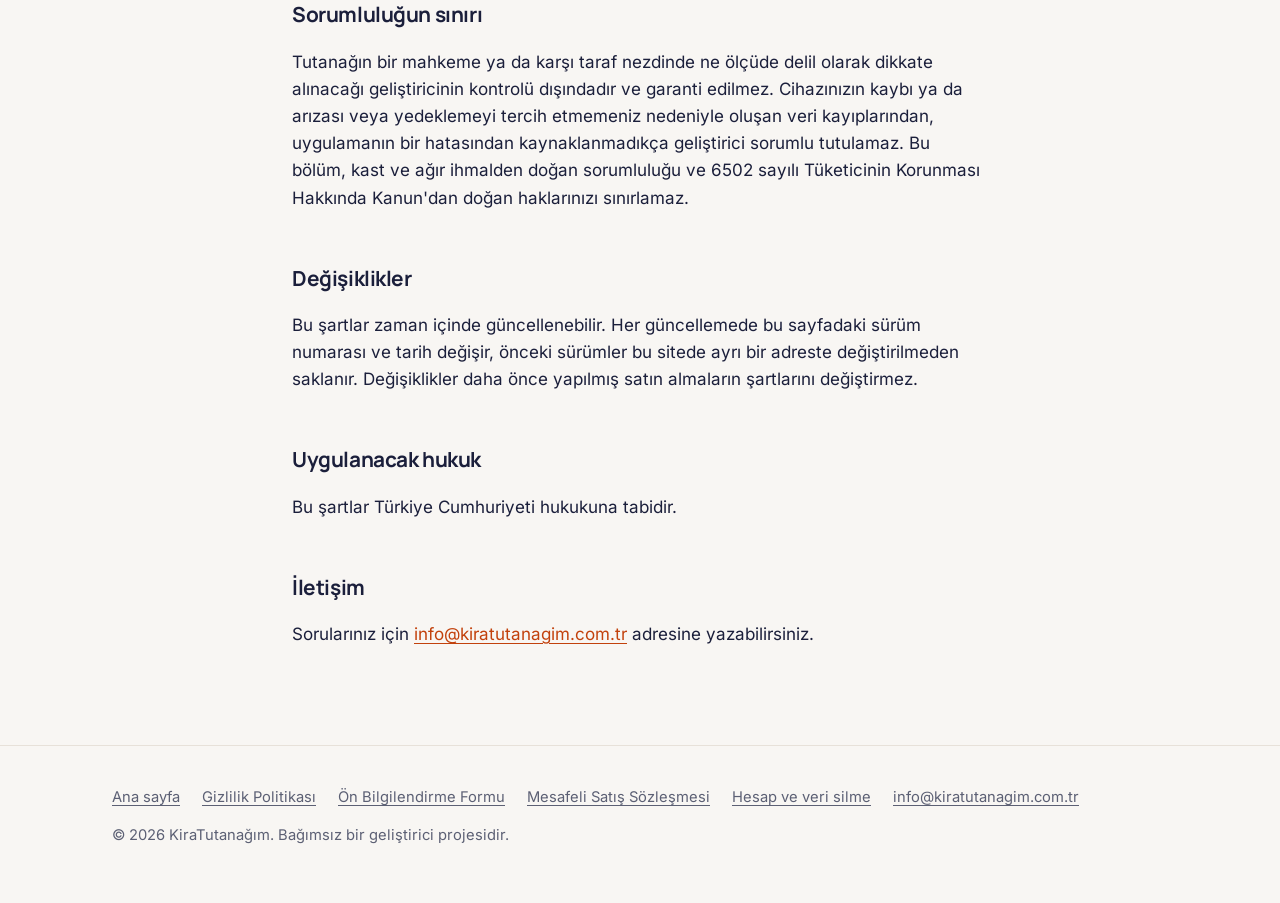
<file: kullanim-sartlari/index.html>
<!doctype html>
<html lang="tr">
<head>
<meta charset="utf-8">
<meta name="viewport" content="width=device-width, initial-scale=1">
<title>Kullanım Şartları | KiraTutanağım</title>
<meta name="description" content="KiraTutanağım uygulamasının kullanım şartları, ücretli özellikler, cayma hakkı, iade ve sorumluluk sınırları.">
<link rel="canonical" href="https://kiratutanagim.com.tr/kullanim-sartlari/">
<meta name="theme-color" content="#f7f7f5" media="(prefers-color-scheme: light)">
<meta name="theme-color" content="#0e0f14" media="(prefers-color-scheme: dark)">
<link rel="icon" type="image/png" sizes="32x32" href="../assets/img/favicon-32.png">
<link rel="apple-touch-icon" href="../assets/img/apple-touch-icon.png">
<link rel="stylesheet" href="../assets/site.css">
</head>
<body>

<header class="site-header">
  <div class="wrap">
    <a class="brand" href="../"><img src="../assets/img/icon-192.png" alt="" width="32" height="32">KiraTutanağım</a>
    <nav class="site-nav" aria-label="Ana menü">
      <a href="../gizlilik/">Gizlilik</a>
      <a class="nav-optional" href="../hesap-silme/">Hesap ve veri silme</a>
    </nav>
  </div>
</header>

<main class="wrap doc">
  <span class="eyebrow">KiraTutanağım</span>
  <h1>Kullanım Şartları</h1>
  <p class="updated">Sürüm 2, 24 Kasım 2026 tarihinden itibaren geçerli. Önceki sürüm <a href="s1/">Sürüm 1</a>.</p>

  <p>Bu sayfa, KiraTutanağım mobil uygulamasını ("Uygulama") kullanırken geçerli olan şartları açıklar. Uygulamayı indirip kullanarak bu şartları kabul etmiş olursunuz.</p>

  <h2>Uygulama hakkında</h2>
  <p>KiraTutanağım bağımsız bir geliştirici tarafından işletilir ve bir şirkete ait değildir. Uygulama, taşınma anında evin durumunu fotoğraf ve bilgilerle belgeleyip bir PDF tutanak üretmenizi sağlar.</p>

  <h2>Hizmetin niteliği</h2>
  <p>KiraTutanağım hukuki danışmanlık hizmeti değildir. Uygulamanın ürettiği tutanak bir anlaşmazlıkta delil olarak sunulabilir, <strong>ne ölçüde dikkate alınacağını hakim takdir eder</strong>. Ekranda atılan imza ıslak imza ya da güvenli elektronik imza yerine geçmez. İhtarname ve kira sözleşmesi metinleri genel şablonlardır, kişiye özel hukuki görüş içermez. Uygulama bir avukatın ya da hukuk danışmanının yerini tutmaz ve kesin bir hukuki sonuç garanti etmez. Uygulamadaki hukuki bilgi kartları genel bilgilendirme amaçlıdır. Somut bir uyuşmazlıkta her zaman güncel mevzuata ve olayın özel koşullarına bakılmalıdır. Ciddi bir anlaşmazlıkta bir avukata danışmanızı öneririz.</p>

  <h2>Tarih, saat ve doğrulama</h2>
  <p>Fotoğraflara eklenen tarih ve saat cihazınızın saatinden, konum ise cihazınızın konum servisinden alınır. Doğrulama sayfasında gösterilen kayıt zamanları ise sunucumuzun saatidir. Seçilen PDF dosyası için gösterilen kayıt anı, o dosyanın en geç o anda var olduğunu gösterir. "İlk kayıt" zamanı tutanak numarasıyla yapılan ilk kaydın zamanıdır, sonradan kayda alınan bir PDF'in o tarihte var olduğunu göstermez. Doğrulama sayfası, seçilen dosyanın kayıtlı bir dosyayla birebir aynı olup olmadığını gösterir. Belgedeki bilgilerin ve fotoğrafların doğruluğunu, tarafların beyanlarını ya da belgeyi kimin hazırladığını doğrulamaz.</p>
  <p>Doğrulama kayıtları ve doğrulama sayfası, tutanağın kayda alındığı tarihten itibaren en az 5 yıl boyunca sunulur ve bu kayıtlar siz istemedikçe silinmez. Bakım ya da arıza nedeniyle kısa süreli kesintiler olabilir. Doğrulama hizmetini bu süre dolmadan sonlandırmak zorunda kalırsak bunu en az 90 gün önceden bu sitede duyururuz. Bu durum ücretli satın almalarda kanundan doğan haklarınızı sınırlamaz.</p>

  <h2>Hesap ve giriş</h2>
  <p>Uygulamayı hesap açmadan ve giriş yapmadan tam olarak kullanabilirsiniz. İsterseniz Google ile giriş yapıp bulut yedeklemeyi açabilirsiniz. Bu durumda verilerinizin nasıl işlendiği <a href="../gizlilik/">Gizlilik Politikası</a>'nda açıklanmıştır.</p>

  <h2>Başka kişilere ait bilgiler</h2>
  <p>Tutanağa, kira sözleşmesi formuna ve fotoğraflara ev sahibi, kiracı, kefil ya da tanık gibi başka kişilere ait bilgiler (ad, adres, IBAN, imza, fotoğraf) girebilirsiniz. Bu bilgileri yalnızca tutanak ya da sözleşme hazırlamak için, o kişilerin bilgisi dahilinde ve gerçeğe uygun olarak girmeniz gerekir. Bu bilgilerin girilmesinden ve hazırladığınız belgelerin paylaşılmasından siz sorumlusunuz.</p>

  <h2>Ücretli özellikler</h2>
  <p>Uygulamanın temel kullanımı (fotoğraf çekimi, tutanak hazırlama, PDF'i uygulama içinde önizleme) ücretsizdir. Önizlemede sayfaların üzerinde ÖNİZLEME yazar ve QR kod yer almaz. Tamamlanan bir tutanağın PDF'ini paylaşmak, telefona kaydetmek ya da telefondaki bir PDF uygulamasında açmak için o tutanağa özel, tek seferlik bir ödeme gerekir. Fotoğraflarından en az biri telefonda bulunmayan eksik kopyalar için ödeme istenmez. Abonelik yoktur. Fiyat satın almadan önce vergiler dahil açıkça gösterilir, uygulamaya sabit yazılmaz ve Google Play'den alınır. Ödeme Google Play'in kendi ödeme altyapısıyla alınır. Kart bilgileriniz tarafımızdan hiçbir zaman görülmez veya saklanmaz.</p>
  <p>Kilit yalnızca satın aldığınız tutanak için geçerlidir ve satın aldığınız telefonda saklanır. Kilidin açıldığı bilgisi telefonunuzda saklanır, Google Drive yedeğine dahil edilmez ve Google Play bu satın almayı geri yükleyemez. Kilit sizin bir işleminiz olmadan, uygulamanın ya da satıcının hatası nedeniyle kaybolursa bize yazın. Bu durumda aynı tutanak için yeniden yaptığınız ödeme iade edilir ve kanundan doğan haklarınız saklıdır. Satıcı bilgileri ve satışın bütün şartları <a href="../on-bilgilendirme/">Ön Bilgilendirme Formu</a> ve <a href="../mesafeli-satis-sozlesmesi/">Mesafeli Satış Sözleşmesi</a>'nde yazılıdır.</p>
  <p>Satın alma kaydınız Google Play'in sipariş makbuzu ve Google Play hesabınızdaki sipariş geçmişidir. KiraTutanağım'ın geliştiricisi Gelir Vergisi Kanunu'nun mükerrer 20/B maddesi kapsamında istisna belgesine sahip bir gerçek kişidir. Bu kapsamdaki satışlar için ayrıca fatura düzenlenmez.</p>

  <h2>Cayma hakkı</h2>
  <p>Ücretli bir dijital içeriği (örneğin PDF kilidi) satın aldığınızda içerik ödemenin onaylanmasıyla birlikte sunulur. Mesafeli Sözleşmeler Yönetmeliği'nin 15. maddesinin birinci fıkrasının (ğ) bendi uyarınca bu satın almada cayma hakkı yoktur. Bunu satın almadan önce satın alma ekranında ayrıca onaylamanızı isteriz. Onay vermeden satın alma tamamlanmaz.</p>

  <h2>İade ve sorunlar</h2>
  <p>Satın aldığınız ürün tanıtıma ve bu şartlara uygun değilse, örneğin ödemeniz alındığı halde kilit açılmazsa ya da kilidi açılan tutanağın PDF'i eksik veya hatalı oluşursa <a href="mailto:info@kiratutanagim.com.tr">info@kiratutanagim.com.tr</a> adresine yazın. 6502 sayılı Tüketicinin Korunması Hakkında Kanun'daki seçimlik haklarınızı kullanabilirsiniz. Sözleşmeden dönmeyi ya da bedelden indirimi seçerseniz ödemenizi Google Play üzerinden geciktirmeden iade ederiz. Google Play ayrıca kendi kurallarına göre satın almadan sonraki ilk 48 saat içinde iade talebinizi değerlendirebilir. Bu Google'ın kendi uygulamasıdır ve kanuni haklarınızı sınırlamaz. Şikayet ve başvuru yolları Ön Bilgilendirme Formu'nda yazılıdır.</p>

  <h2>Fikri mülkiyet</h2>
  <p>Uygulamanın kendisi (yazılım, tasarım, marka) geliştiricisine aittir. Oluşturduğunuz tutanaklar, fotoğraflar ve girdiğiniz tüm içerik size aittir. Uygulama bu içerik üzerinde hiçbir hak iddia etmez.</p>

  <h2>Sorumluluğun sınırı</h2>
  <p>Tutanağın bir mahkeme ya da karşı taraf nezdinde ne ölçüde delil olarak dikkate alınacağı geliştiricinin kontrolü dışındadır ve garanti edilmez. Cihazınızın kaybı ya da arızası veya yedeklemeyi tercih etmemeniz nedeniyle oluşan veri kayıplarından, uygulamanın bir hatasından kaynaklanmadıkça geliştirici sorumlu tutulamaz. Bu bölüm, kast ve ağır ihmalden doğan sorumluluğu ve 6502 sayılı Tüketicinin Korunması Hakkında Kanun'dan doğan haklarınızı sınırlamaz.</p>

  <h2>Değişiklikler</h2>
  <p>Bu şartlar zaman içinde güncellenebilir. Her güncellemede bu sayfadaki sürüm numarası ve tarih değişir, önceki sürümler bu sitede ayrı bir adreste değiştirilmeden saklanır. Değişiklikler daha önce yapılmış satın almaların şartlarını değiştirmez.</p>

  <h2>Uygulanacak hukuk</h2>
  <p>Bu şartlar Türkiye Cumhuriyeti hukukuna tabidir.</p>

  <h2>İletişim</h2>
  <p>Sorularınız için <a href="mailto:info@kiratutanagim.com.tr">info@kiratutanagim.com.tr</a> adresine yazabilirsiniz.</p>
</main>

<footer class="site-footer">
  <div class="wrap">
    <nav class="footer-links" aria-label="Alt menü">
      <a href="../">Ana sayfa</a>
      <a href="../gizlilik/">Gizlilik Politikası</a>
      <a href="../on-bilgilendirme/">Ön Bilgilendirme Formu</a>
      <a href="../mesafeli-satis-sozlesmesi/">Mesafeli Satış Sözleşmesi</a>
      <a href="../hesap-silme/">Hesap ve veri silme</a>
      <a href="mailto:info@kiratutanagim.com.tr">info@kiratutanagim.com.tr</a>
    </nav>
    <p>© 2026 KiraTutanağım. Bağımsız bir geliştirici projesidir.</p>
  </div>
</footer>

</body>
</html>
</file>
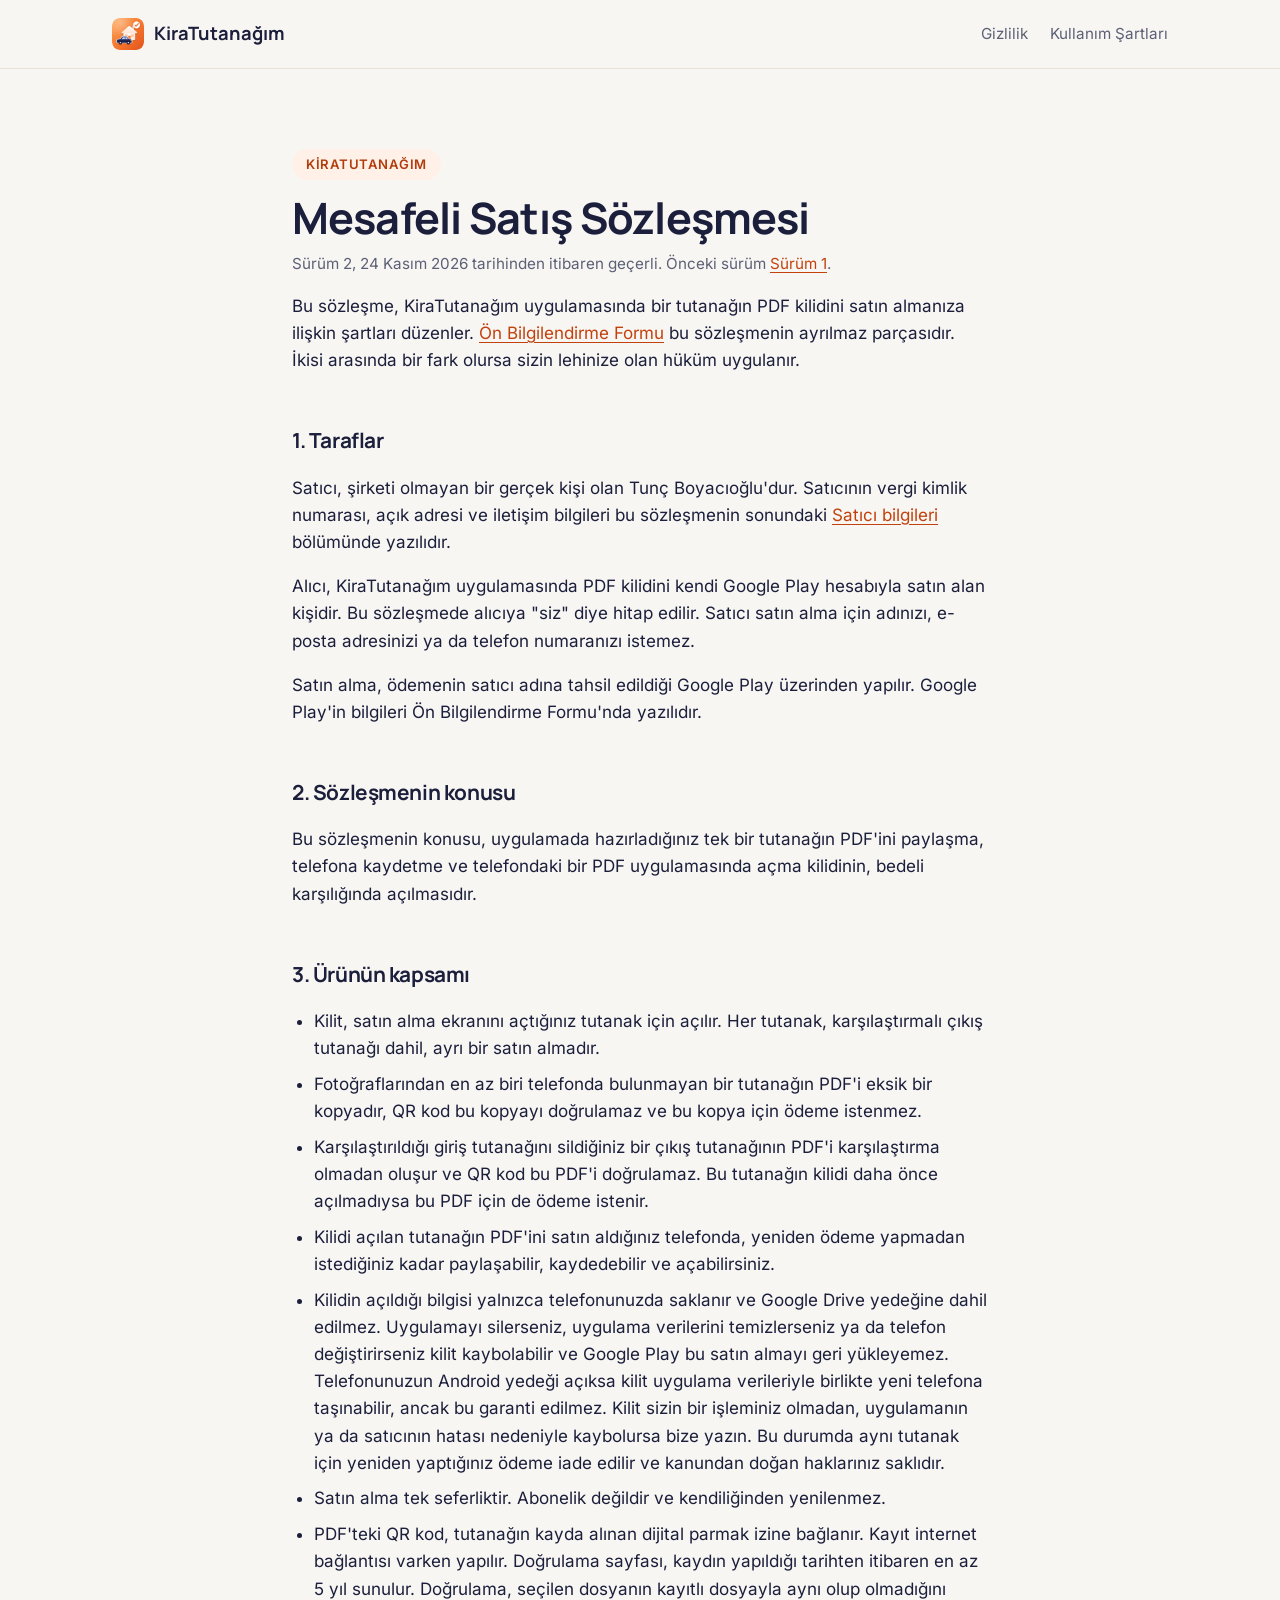
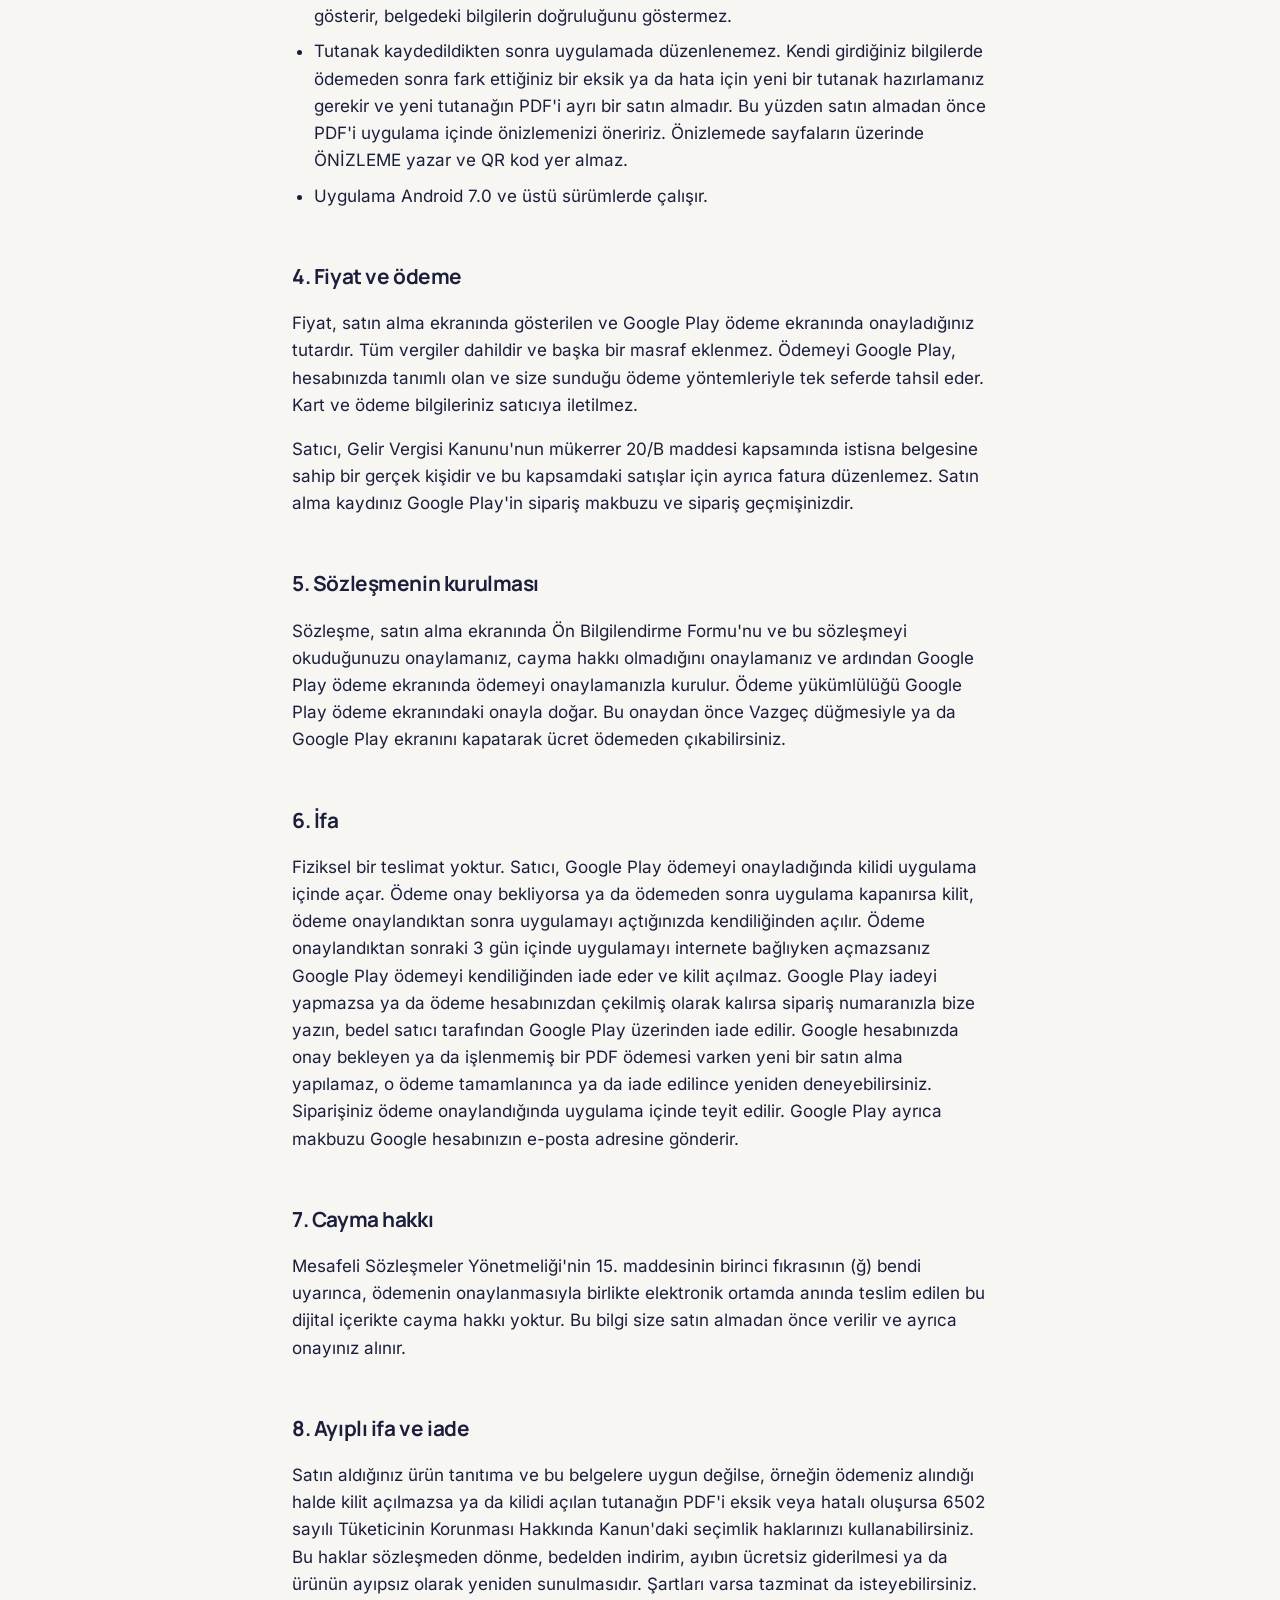
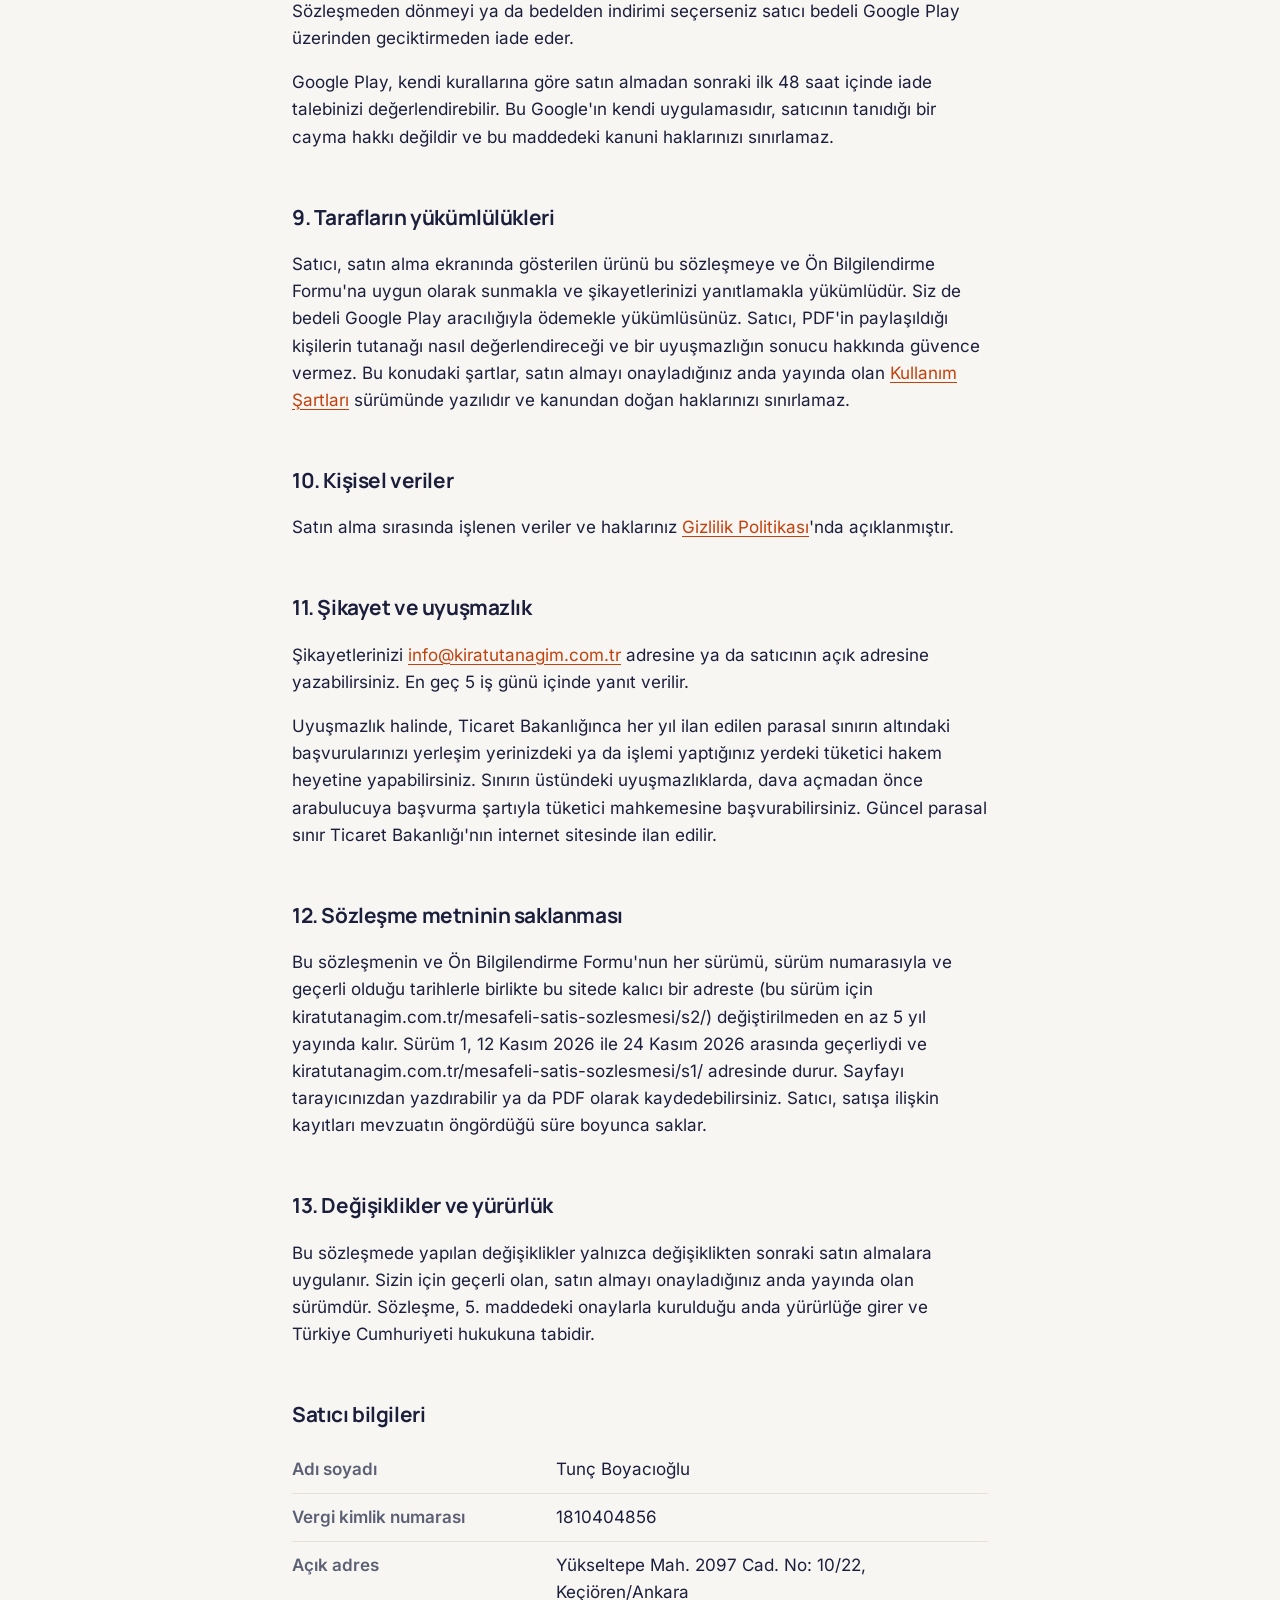
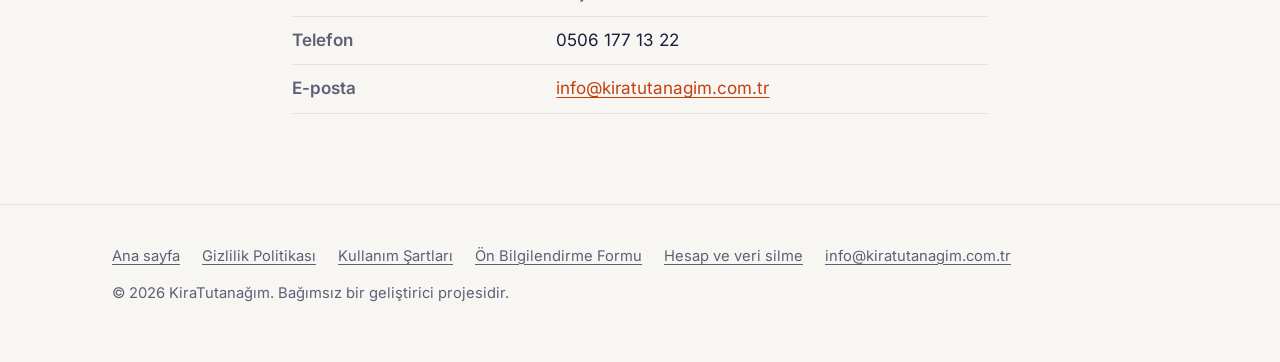
<file: mesafeli-satis-sozlesmesi/index.html>
<!doctype html>
<html lang="tr">
<head>
<meta charset="utf-8">
<meta name="viewport" content="width=device-width, initial-scale=1">
<title>Mesafeli Satış Sözleşmesi | KiraTutanağım</title>
<meta name="description" content="KiraTutanağım uygulamasında tutanak PDF kilidinin satın alınmasına ilişkin mesafeli satış sözleşmesi.">
<link rel="canonical" href="https://kiratutanagim.com.tr/mesafeli-satis-sozlesmesi/">
<meta name="robots" content="noindex">
<meta name="theme-color" content="#f7f7f5" media="(prefers-color-scheme: light)">
<meta name="theme-color" content="#0e0f14" media="(prefers-color-scheme: dark)">
<link rel="icon" type="image/png" sizes="32x32" href="../assets/img/favicon-32.png">
<link rel="apple-touch-icon" href="../assets/img/apple-touch-icon.png">
<link rel="stylesheet" href="../assets/site.css">
</head>
<body>

<header class="site-header">
  <div class="wrap">
    <a class="brand" href="../"><img src="../assets/img/icon-192.png" alt="" width="32" height="32">KiraTutanağım</a>
    <nav class="site-nav" aria-label="Ana menü">
      <a href="../gizlilik/">Gizlilik</a>
      <a class="nav-optional" href="../kullanim-sartlari/">Kullanım Şartları</a>
    </nav>
  </div>
</header>

<main class="wrap doc">
  <span class="eyebrow">KiraTutanağım</span>
  <h1>Mesafeli Satış Sözleşmesi</h1>
  <p class="updated">Sürüm 2, 24 Kasım 2026 tarihinden itibaren geçerli. Önceki sürüm <a href="s1/">Sürüm 1</a>.</p>

  <p>Bu sözleşme, KiraTutanağım uygulamasında bir tutanağın PDF kilidini satın almanıza ilişkin şartları düzenler. <a href="../on-bilgilendirme/">Ön Bilgilendirme Formu</a> bu sözleşmenin ayrılmaz parçasıdır. İkisi arasında bir fark olursa sizin lehinize olan hüküm uygulanır.</p>

  <h2 id="m1">1. Taraflar</h2>
  <p>Satıcı, şirketi olmayan bir gerçek kişi olan Tunç Boyacıoğlu'dur. Satıcının vergi kimlik numarası, açık adresi ve iletişim bilgileri bu sözleşmenin sonundaki <a href="#satici">Satıcı bilgileri</a> bölümünde yazılıdır.</p>
  <p>Alıcı, KiraTutanağım uygulamasında PDF kilidini kendi Google Play hesabıyla satın alan kişidir. Bu sözleşmede alıcıya "siz" diye hitap edilir. Satıcı satın alma için adınızı, e-posta adresinizi ya da telefon numaranızı istemez.</p>
  <p>Satın alma, ödemenin satıcı adına tahsil edildiği Google Play üzerinden yapılır. Google Play'in bilgileri Ön Bilgilendirme Formu'nda yazılıdır.</p>

  <h2 id="m2">2. Sözleşmenin konusu</h2>
  <p>Bu sözleşmenin konusu, uygulamada hazırladığınız tek bir tutanağın PDF'ini paylaşma, telefona kaydetme ve telefondaki bir PDF uygulamasında açma kilidinin, bedeli karşılığında açılmasıdır.</p>

  <h2 id="m3">3. Ürünün kapsamı</h2>
  <ul>
    <li>Kilit, satın alma ekranını açtığınız tutanak için açılır. Her tutanak, karşılaştırmalı çıkış tutanağı dahil, ayrı bir satın almadır.</li>
    <li>Fotoğraflarından en az biri telefonda bulunmayan bir tutanağın PDF'i eksik bir kopyadır, QR kod bu kopyayı doğrulamaz ve bu kopya için ödeme istenmez.</li>
    <li>Karşılaştırıldığı giriş tutanağını sildiğiniz bir çıkış tutanağının PDF'i karşılaştırma olmadan oluşur ve QR kod bu PDF'i doğrulamaz. Bu tutanağın kilidi daha önce açılmadıysa bu PDF için de ödeme istenir.</li>
    <li>Kilidi açılan tutanağın PDF'ini satın aldığınız telefonda, yeniden ödeme yapmadan istediğiniz kadar paylaşabilir, kaydedebilir ve açabilirsiniz.</li>
    <li>Kilidin açıldığı bilgisi yalnızca telefonunuzda saklanır ve Google Drive yedeğine dahil edilmez. Uygulamayı silerseniz, uygulama verilerini temizlerseniz ya da telefon değiştirirseniz kilit kaybolabilir ve Google Play bu satın almayı geri yükleyemez. Telefonunuzun Android yedeği açıksa kilit uygulama verileriyle birlikte yeni telefona taşınabilir, ancak bu garanti edilmez. Kilit sizin bir işleminiz olmadan, uygulamanın ya da satıcının hatası nedeniyle kaybolursa bize yazın. Bu durumda aynı tutanak için yeniden yaptığınız ödeme iade edilir ve kanundan doğan haklarınız saklıdır.</li>
    <li>Satın alma tek seferliktir. Abonelik değildir ve kendiliğinden yenilenmez.</li>
    <li>PDF'teki QR kod, tutanağın kayda alınan dijital parmak izine bağlanır. Kayıt internet bağlantısı varken yapılır. Doğrulama sayfası, kaydın yapıldığı tarihten itibaren en az 5 yıl sunulur. Doğrulama, seçilen dosyanın kayıtlı dosyayla aynı olup olmadığını gösterir, belgedeki bilgilerin doğruluğunu göstermez.</li>
    <li>Tutanak kaydedildikten sonra uygulamada düzenlenemez. Kendi girdiğiniz bilgilerde ödemeden sonra fark ettiğiniz bir eksik ya da hata için yeni bir tutanak hazırlamanız gerekir ve yeni tutanağın PDF'i ayrı bir satın almadır. Bu yüzden satın almadan önce PDF'i uygulama içinde önizlemenizi öneririz. Önizlemede sayfaların üzerinde ÖNİZLEME yazar ve QR kod yer almaz.</li>
    <li>Uygulama Android 7.0 ve üstü sürümlerde çalışır.</li>
  </ul>

  <h2 id="m4">4. Fiyat ve ödeme</h2>
  <p>Fiyat, satın alma ekranında gösterilen ve Google Play ödeme ekranında onayladığınız tutardır. Tüm vergiler dahildir ve başka bir masraf eklenmez. Ödemeyi Google Play, hesabınızda tanımlı olan ve size sunduğu ödeme yöntemleriyle tek seferde tahsil eder. Kart ve ödeme bilgileriniz satıcıya iletilmez.</p>
  <p>Satıcı, Gelir Vergisi Kanunu'nun mükerrer 20/B maddesi kapsamında istisna belgesine sahip bir gerçek kişidir ve bu kapsamdaki satışlar için ayrıca fatura düzenlemez. Satın alma kaydınız Google Play'in sipariş makbuzu ve sipariş geçmişinizdir.</p>

  <h2 id="m5">5. Sözleşmenin kurulması</h2>
  <p>Sözleşme, satın alma ekranında Ön Bilgilendirme Formu'nu ve bu sözleşmeyi okuduğunuzu onaylamanız, cayma hakkı olmadığını onaylamanız ve ardından Google Play ödeme ekranında ödemeyi onaylamanızla kurulur. Ödeme yükümlülüğü Google Play ödeme ekranındaki onayla doğar. Bu onaydan önce Vazgeç düğmesiyle ya da Google Play ekranını kapatarak ücret ödemeden çıkabilirsiniz.</p>

  <h2 id="m6">6. İfa</h2>
  <p>Fiziksel bir teslimat yoktur. Satıcı, Google Play ödemeyi onayladığında kilidi uygulama içinde açar. Ödeme onay bekliyorsa ya da ödemeden sonra uygulama kapanırsa kilit, ödeme onaylandıktan sonra uygulamayı açtığınızda kendiliğinden açılır. Ödeme onaylandıktan sonraki 3 gün içinde uygulamayı internete bağlıyken açmazsanız Google Play ödemeyi kendiliğinden iade eder ve kilit açılmaz. Google Play iadeyi yapmazsa ya da ödeme hesabınızdan çekilmiş olarak kalırsa sipariş numaranızla bize yazın, bedel satıcı tarafından Google Play üzerinden iade edilir. Google hesabınızda onay bekleyen ya da işlenmemiş bir PDF ödemesi varken yeni bir satın alma yapılamaz, o ödeme tamamlanınca ya da iade edilince yeniden deneyebilirsiniz. Siparişiniz ödeme onaylandığında uygulama içinde teyit edilir. Google Play ayrıca makbuzu Google hesabınızın e-posta adresine gönderir.</p>

  <h2 id="m7">7. Cayma hakkı</h2>
  <p>Mesafeli Sözleşmeler Yönetmeliği'nin 15. maddesinin birinci fıkrasının (ğ) bendi uyarınca, ödemenin onaylanmasıyla birlikte elektronik ortamda anında teslim edilen bu dijital içerikte cayma hakkı yoktur. Bu bilgi size satın almadan önce verilir ve ayrıca onayınız alınır.</p>

  <h2 id="m8">8. Ayıplı ifa ve iade</h2>
  <p>Satın aldığınız ürün tanıtıma ve bu belgelere uygun değilse, örneğin ödemeniz alındığı halde kilit açılmazsa ya da kilidi açılan tutanağın PDF'i eksik veya hatalı oluşursa 6502 sayılı Tüketicinin Korunması Hakkında Kanun'daki seçimlik haklarınızı kullanabilirsiniz. Bu haklar sözleşmeden dönme, bedelden indirim, ayıbın ücretsiz giderilmesi ya da ürünün ayıpsız olarak yeniden sunulmasıdır. Şartları varsa tazminat da isteyebilirsiniz. Sözleşmeden dönmeyi ya da bedelden indirimi seçerseniz satıcı bedeli Google Play üzerinden geciktirmeden iade eder.</p>
  <p>Google Play, kendi kurallarına göre satın almadan sonraki ilk 48 saat içinde iade talebinizi değerlendirebilir. Bu Google'ın kendi uygulamasıdır, satıcının tanıdığı bir cayma hakkı değildir ve bu maddedeki kanuni haklarınızı sınırlamaz.</p>

  <h2 id="m9">9. Tarafların yükümlülükleri</h2>
  <p>Satıcı, satın alma ekranında gösterilen ürünü bu sözleşmeye ve Ön Bilgilendirme Formu'na uygun olarak sunmakla ve şikayetlerinizi yanıtlamakla yükümlüdür. Siz de bedeli Google Play aracılığıyla ödemekle yükümlüsünüz. Satıcı, PDF'in paylaşıldığı kişilerin tutanağı nasıl değerlendireceği ve bir uyuşmazlığın sonucu hakkında güvence vermez. Bu konudaki şartlar, satın almayı onayladığınız anda yayında olan <a href="../kullanim-sartlari/">Kullanım Şartları</a> sürümünde yazılıdır ve kanundan doğan haklarınızı sınırlamaz.</p>

  <h2 id="m10">10. Kişisel veriler</h2>
  <p>Satın alma sırasında işlenen veriler ve haklarınız <a href="../gizlilik/">Gizlilik Politikası</a>'nda açıklanmıştır.</p>

  <h2 id="m11">11. Şikayet ve uyuşmazlık</h2>
  <p>Şikayetlerinizi <a href="mailto:info@kiratutanagim.com.tr">info@kiratutanagim.com.tr</a> adresine ya da satıcının açık adresine yazabilirsiniz. En geç 5 iş günü içinde yanıt verilir.</p>
  <p>Uyuşmazlık halinde, Ticaret Bakanlığınca her yıl ilan edilen parasal sınırın altındaki başvurularınızı yerleşim yerinizdeki ya da işlemi yaptığınız yerdeki tüketici hakem heyetine yapabilirsiniz. Sınırın üstündeki uyuşmazlıklarda, dava açmadan önce arabulucuya başvurma şartıyla tüketici mahkemesine başvurabilirsiniz. Güncel parasal sınır Ticaret Bakanlığı'nın internet sitesinde ilan edilir.</p>

  <h2 id="m12">12. Sözleşme metninin saklanması</h2>
  <p>Bu sözleşmenin ve Ön Bilgilendirme Formu'nun her sürümü, sürüm numarasıyla ve geçerli olduğu tarihlerle birlikte bu sitede kalıcı bir adreste (bu sürüm için kiratutanagim.com.tr/mesafeli-satis-sozlesmesi/s2/) değiştirilmeden en az 5 yıl yayında kalır. Sürüm 1, 12 Kasım 2026 ile 24 Kasım 2026 arasında geçerliydi ve kiratutanagim.com.tr/mesafeli-satis-sozlesmesi/s1/ adresinde durur. Sayfayı tarayıcınızdan yazdırabilir ya da PDF olarak kaydedebilirsiniz. Satıcı, satışa ilişkin kayıtları mevzuatın öngördüğü süre boyunca saklar.</p>

  <h2 id="m13">13. Değişiklikler ve yürürlük</h2>
  <p>Bu sözleşmede yapılan değişiklikler yalnızca değişiklikten sonraki satın almalara uygulanır. Sizin için geçerli olan, satın almayı onayladığınız anda yayında olan sürümdür. Sözleşme, 5. maddedeki onaylarla kurulduğu anda yürürlüğe girer ve Türkiye Cumhuriyeti hukukuna tabidir.</p>

  <h2 id="satici">Satıcı bilgileri</h2>
  <table class="info-table">
    <tr><th scope="row">Adı soyadı</th><td>Tunç Boyacıoğlu</td></tr>
    <tr><th scope="row">Vergi kimlik numarası</th><td>1810404856</td></tr>
    <tr><th scope="row">Açık adres</th><td>Yükseltepe Mah. 2097 Cad. No: 10/22, Keçiören/Ankara</td></tr>
    <tr><th scope="row">Telefon</th><td>0506 177 13 22</td></tr>
    <tr><th scope="row">E-posta</th><td><a href="mailto:info@kiratutanagim.com.tr">info@kiratutanagim.com.tr</a></td></tr>
  </table>
</main>

<footer class="site-footer">
  <div class="wrap">
    <nav class="footer-links" aria-label="Alt menü">
      <a href="../">Ana sayfa</a>
      <a href="../gizlilik/">Gizlilik Politikası</a>
      <a href="../kullanim-sartlari/">Kullanım Şartları</a>
      <a href="../on-bilgilendirme/">Ön Bilgilendirme Formu</a>
      <a href="../hesap-silme/">Hesap ve veri silme</a>
      <a href="mailto:info@kiratutanagim.com.tr">info@kiratutanagim.com.tr</a>
    </nav>
    <p>© 2026 KiraTutanağım. Bağımsız bir geliştirici projesidir.</p>
  </div>
</footer>

</body>
</html>
</file>
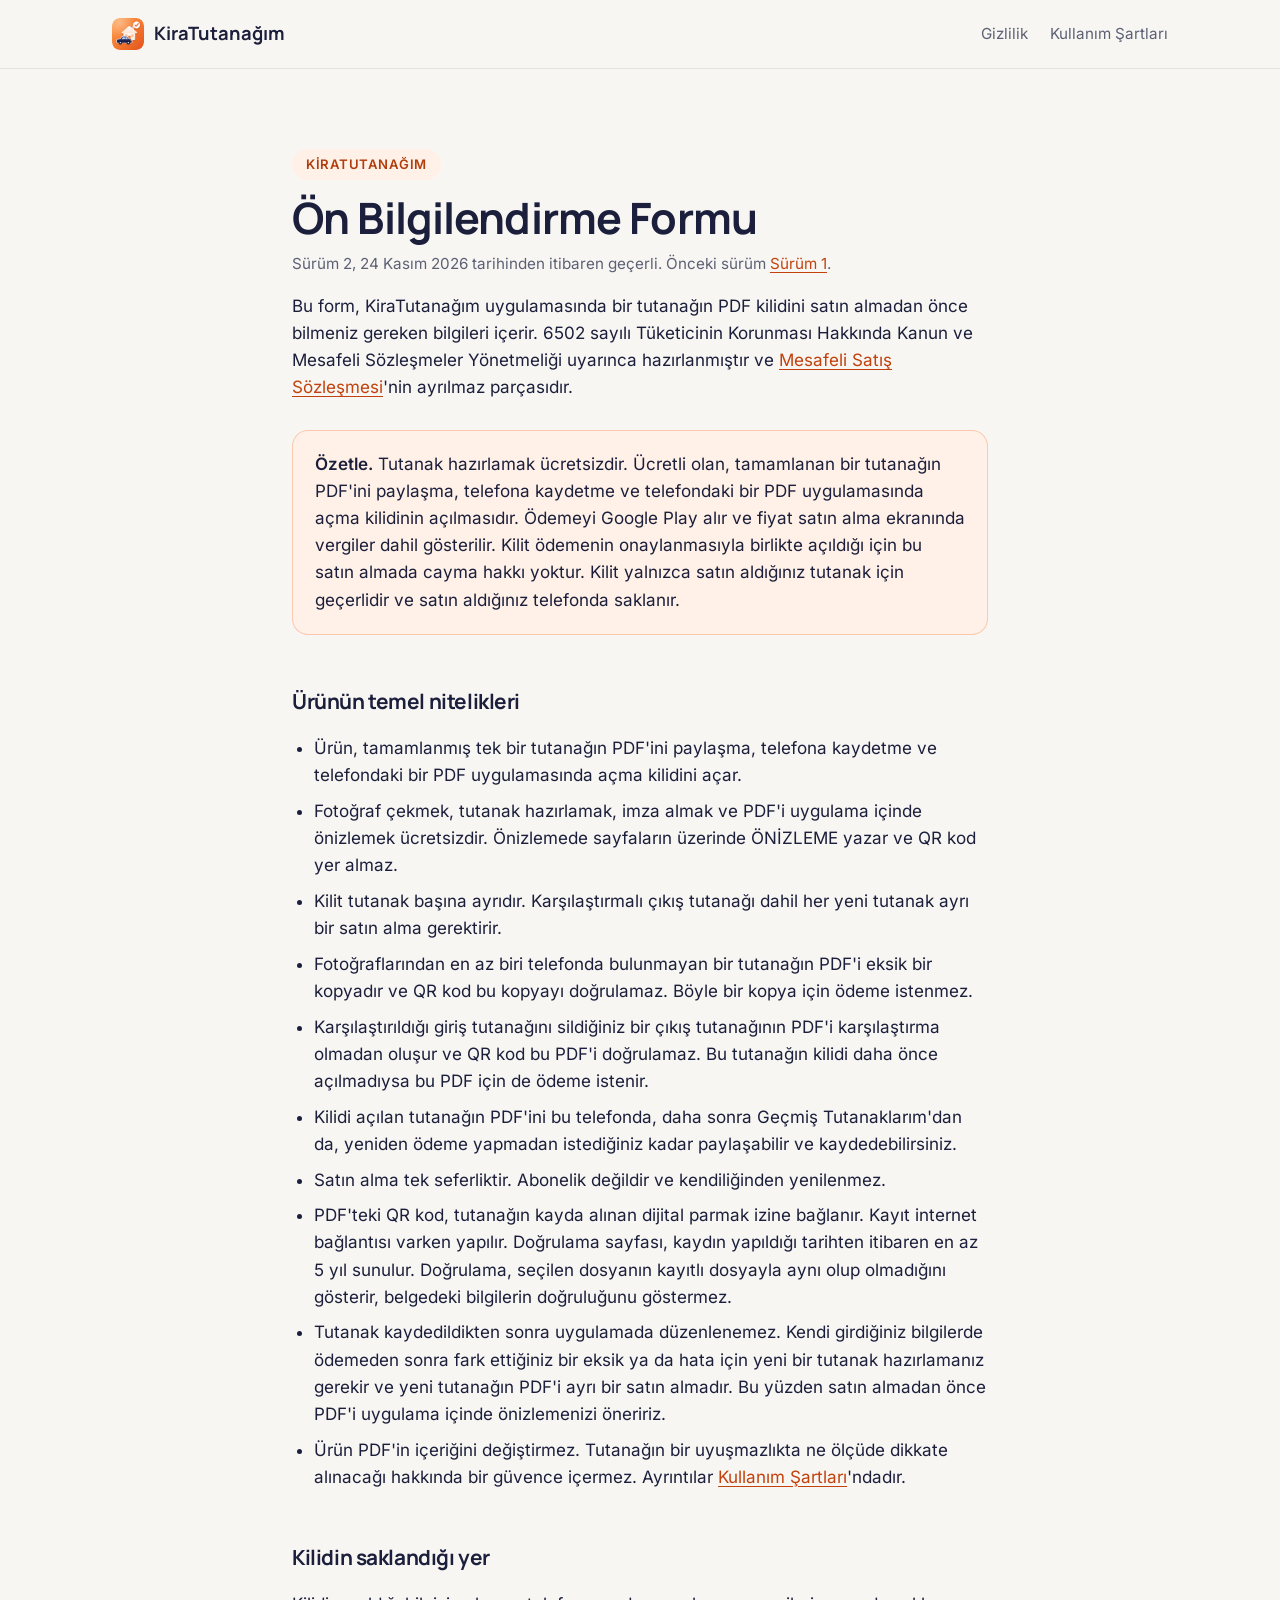
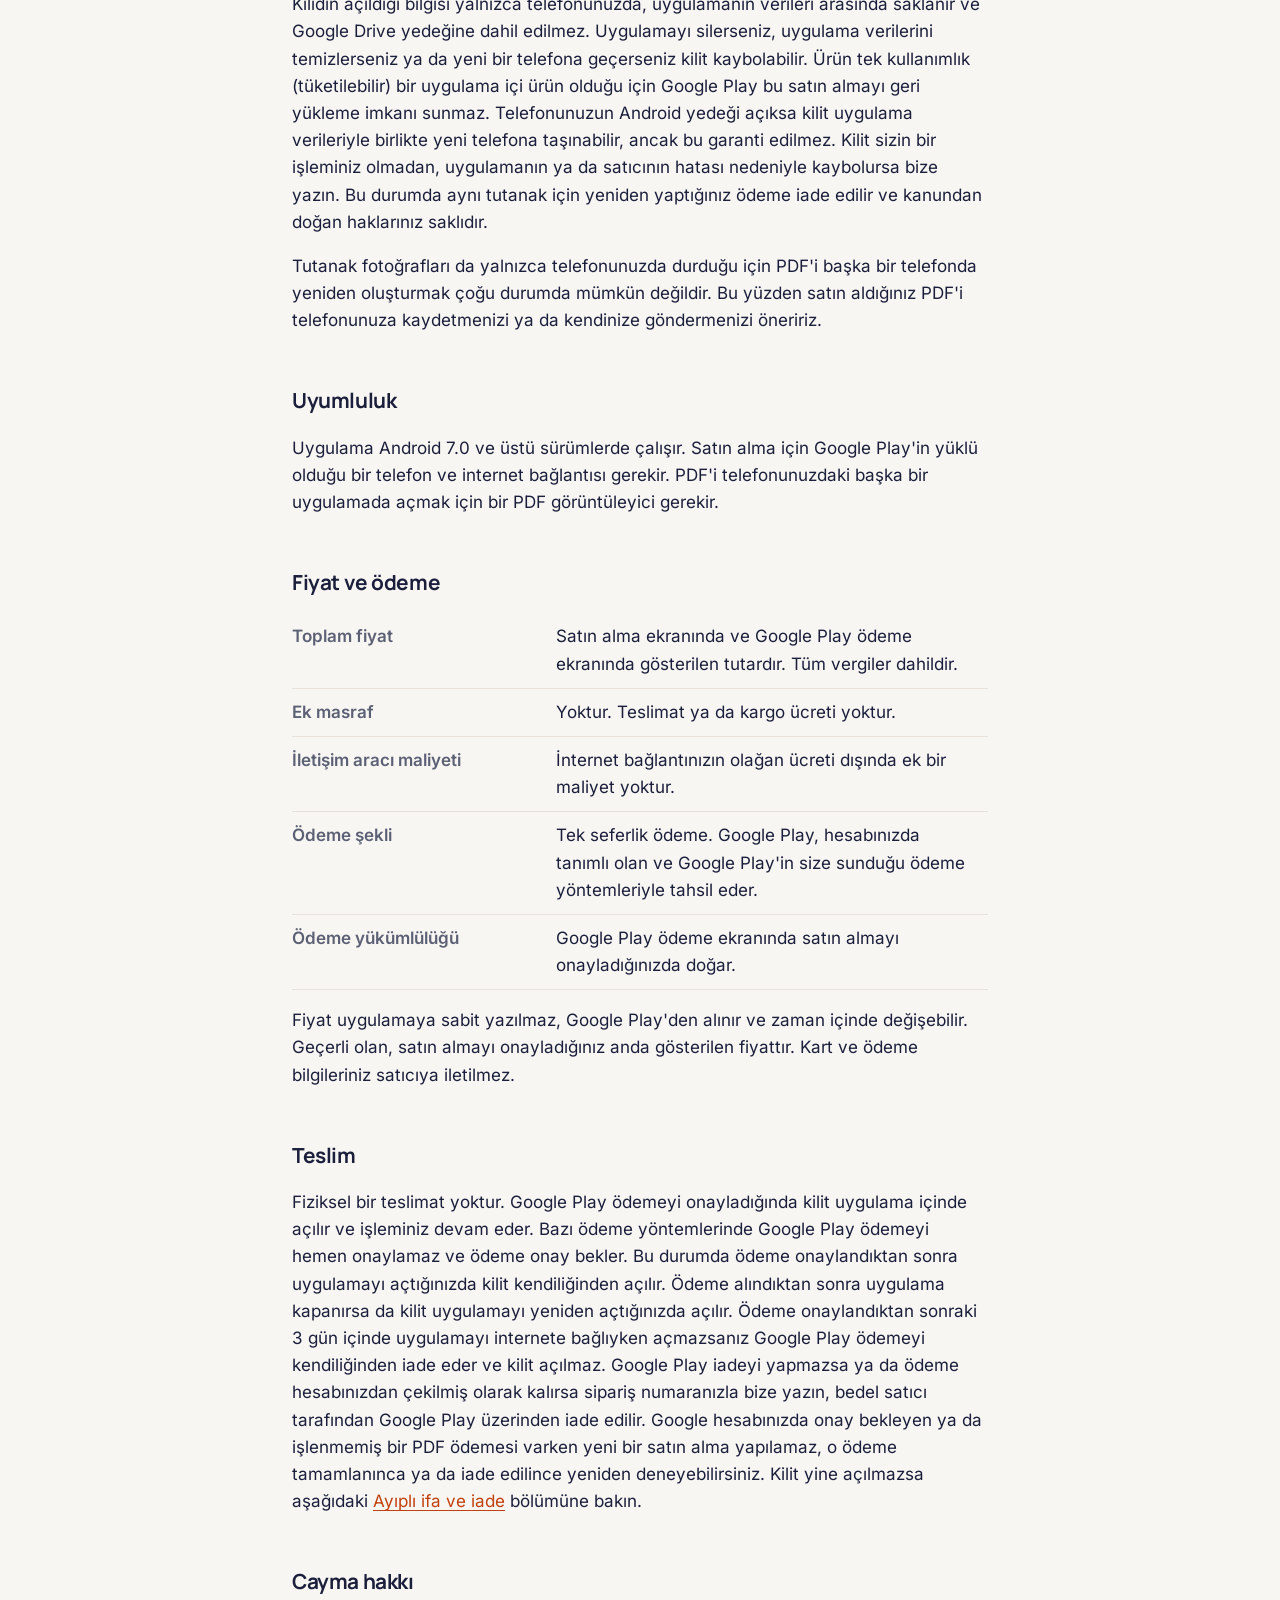
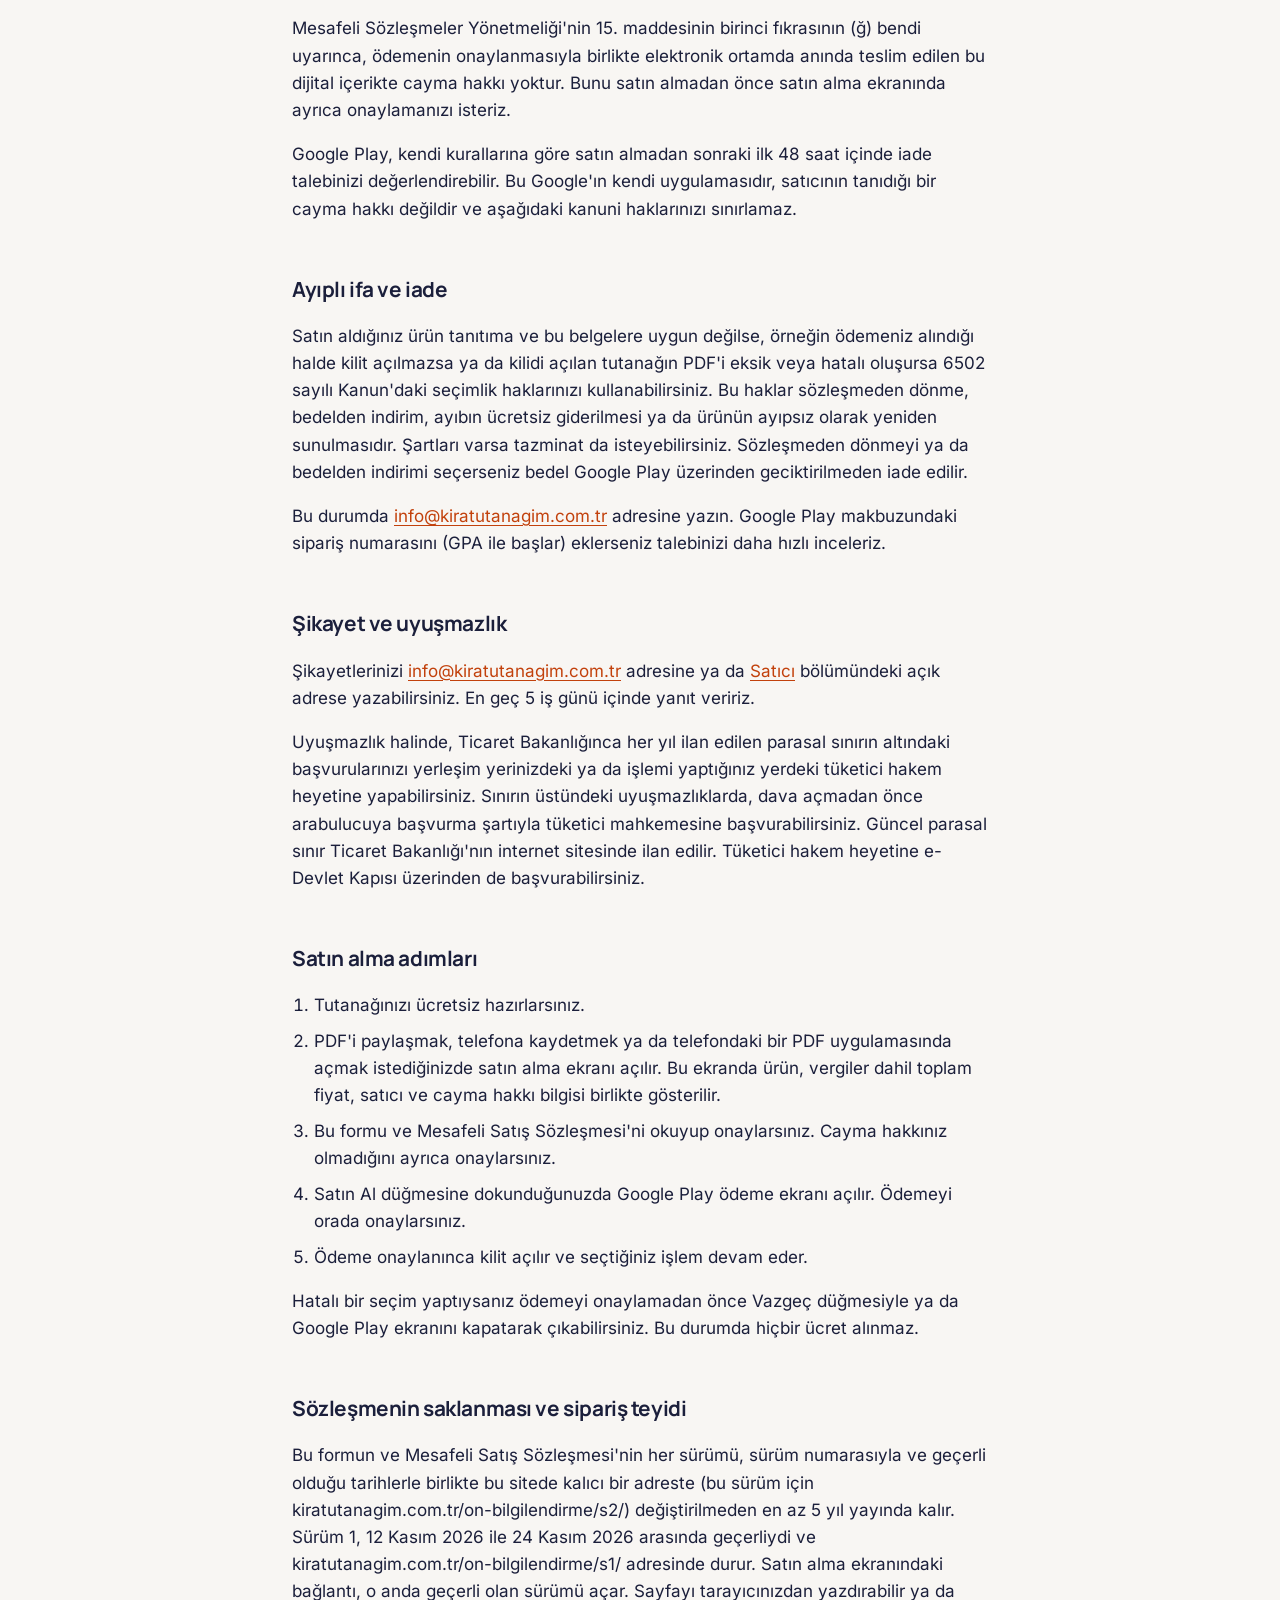
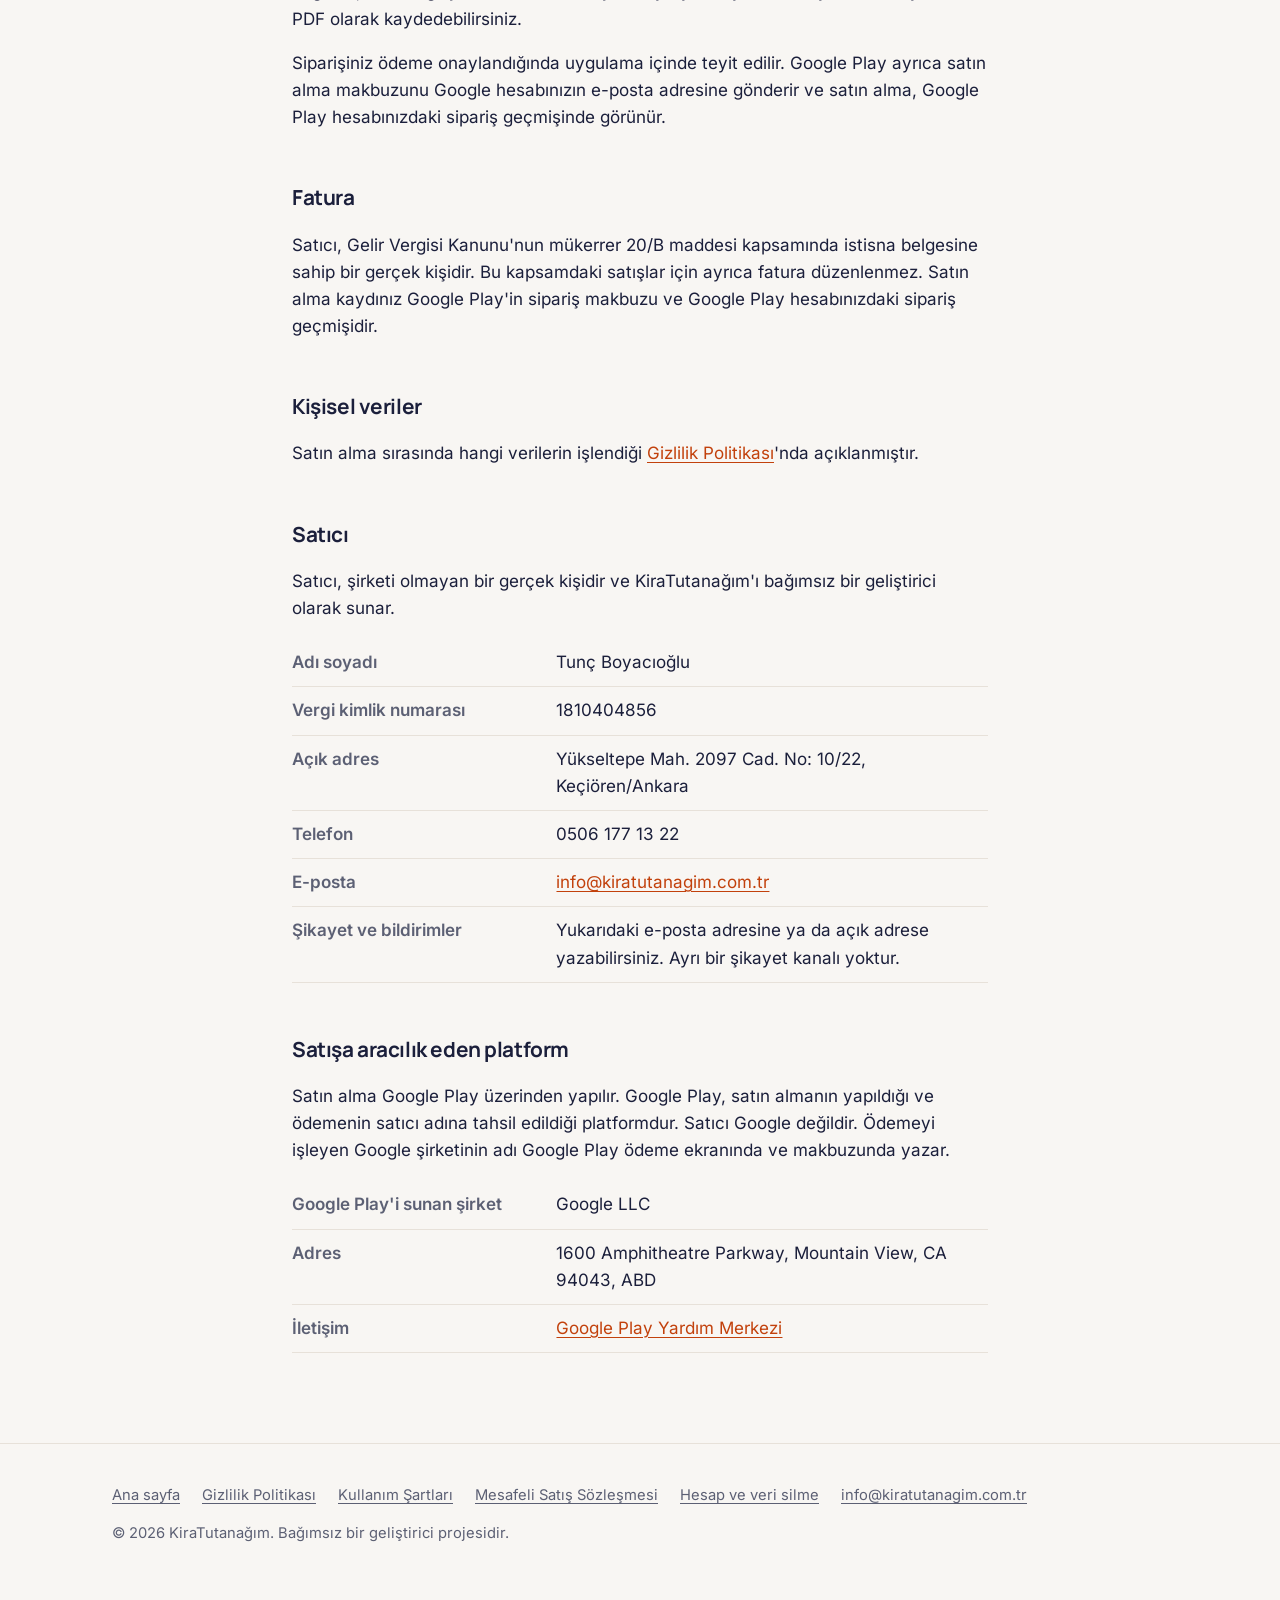
<file: on-bilgilendirme/index.html>
<!doctype html>
<html lang="tr">
<head>
<meta charset="utf-8">
<meta name="viewport" content="width=device-width, initial-scale=1">
<title>Ön Bilgilendirme Formu | KiraTutanağım</title>
<meta name="description" content="KiraTutanağım uygulamasında PDF kilidini satın almadan önce bilmeniz gerekenler. Satıcı, fiyat, ödeme, cayma hakkı, iade ve şikayet yolları.">
<link rel="canonical" href="https://kiratutanagim.com.tr/on-bilgilendirme/">
<meta name="robots" content="noindex">
<meta name="theme-color" content="#f7f7f5" media="(prefers-color-scheme: light)">
<meta name="theme-color" content="#0e0f14" media="(prefers-color-scheme: dark)">
<link rel="icon" type="image/png" sizes="32x32" href="../assets/img/favicon-32.png">
<link rel="apple-touch-icon" href="../assets/img/apple-touch-icon.png">
<link rel="stylesheet" href="../assets/site.css">
</head>
<body>

<header class="site-header">
  <div class="wrap">
    <a class="brand" href="../"><img src="../assets/img/icon-192.png" alt="" width="32" height="32">KiraTutanağım</a>
    <nav class="site-nav" aria-label="Ana menü">
      <a href="../gizlilik/">Gizlilik</a>
      <a class="nav-optional" href="../kullanim-sartlari/">Kullanım Şartları</a>
    </nav>
  </div>
</header>

<main class="wrap doc">
  <span class="eyebrow">KiraTutanağım</span>
  <h1>Ön Bilgilendirme Formu</h1>
  <p class="updated">Sürüm 2, 24 Kasım 2026 tarihinden itibaren geçerli. Önceki sürüm <a href="s1/">Sürüm 1</a>.</p>

  <p>Bu form, KiraTutanağım uygulamasında bir tutanağın PDF kilidini satın almadan önce bilmeniz gereken bilgileri içerir. 6502 sayılı Tüketicinin Korunması Hakkında Kanun ve Mesafeli Sözleşmeler Yönetmeliği uyarınca hazırlanmıştır ve <a href="../mesafeli-satis-sozlesmesi/">Mesafeli Satış Sözleşmesi</a>'nin ayrılmaz parçasıdır.</p>

  <div class="summary-card">
    <p><strong>Özetle.</strong> Tutanak hazırlamak ücretsizdir. Ücretli olan, tamamlanan bir tutanağın PDF'ini paylaşma, telefona kaydetme ve telefondaki bir PDF uygulamasında açma kilidinin açılmasıdır. Ödemeyi Google Play alır ve fiyat satın alma ekranında vergiler dahil gösterilir. Kilit ödemenin onaylanmasıyla birlikte açıldığı için bu satın almada cayma hakkı yoktur. Kilit yalnızca satın aldığınız tutanak için geçerlidir ve satın aldığınız telefonda saklanır.</p>
  </div>

  <h2 id="urun">Ürünün temel nitelikleri</h2>
  <ul>
    <li>Ürün, tamamlanmış tek bir tutanağın PDF'ini paylaşma, telefona kaydetme ve telefondaki bir PDF uygulamasında açma kilidini açar.</li>
    <li>Fotoğraf çekmek, tutanak hazırlamak, imza almak ve PDF'i uygulama içinde önizlemek ücretsizdir. Önizlemede sayfaların üzerinde ÖNİZLEME yazar ve QR kod yer almaz.</li>
    <li>Kilit tutanak başına ayrıdır. Karşılaştırmalı çıkış tutanağı dahil her yeni tutanak ayrı bir satın alma gerektirir.</li>
    <li>Fotoğraflarından en az biri telefonda bulunmayan bir tutanağın PDF'i eksik bir kopyadır ve QR kod bu kopyayı doğrulamaz. Böyle bir kopya için ödeme istenmez.</li>
    <li>Karşılaştırıldığı giriş tutanağını sildiğiniz bir çıkış tutanağının PDF'i karşılaştırma olmadan oluşur ve QR kod bu PDF'i doğrulamaz. Bu tutanağın kilidi daha önce açılmadıysa bu PDF için de ödeme istenir.</li>
    <li>Kilidi açılan tutanağın PDF'ini bu telefonda, daha sonra Geçmiş Tutanaklarım'dan da, yeniden ödeme yapmadan istediğiniz kadar paylaşabilir ve kaydedebilirsiniz.</li>
    <li>Satın alma tek seferliktir. Abonelik değildir ve kendiliğinden yenilenmez.</li>
    <li>PDF'teki QR kod, tutanağın kayda alınan dijital parmak izine bağlanır. Kayıt internet bağlantısı varken yapılır. Doğrulama sayfası, kaydın yapıldığı tarihten itibaren en az 5 yıl sunulur. Doğrulama, seçilen dosyanın kayıtlı dosyayla aynı olup olmadığını gösterir, belgedeki bilgilerin doğruluğunu göstermez.</li>
    <li>Tutanak kaydedildikten sonra uygulamada düzenlenemez. Kendi girdiğiniz bilgilerde ödemeden sonra fark ettiğiniz bir eksik ya da hata için yeni bir tutanak hazırlamanız gerekir ve yeni tutanağın PDF'i ayrı bir satın almadır. Bu yüzden satın almadan önce PDF'i uygulama içinde önizlemenizi öneririz.</li>
    <li>Ürün PDF'in içeriğini değiştirmez. Tutanağın bir uyuşmazlıkta ne ölçüde dikkate alınacağı hakkında bir güvence içermez. Ayrıntılar <a href="../kullanim-sartlari/">Kullanım Şartları</a>'ndadır.</li>
  </ul>

  <h2 id="kilit">Kilidin saklandığı yer</h2>
  <p>Kilidin açıldığı bilgisi yalnızca telefonunuzda, uygulamanın verileri arasında saklanır ve Google Drive yedeğine dahil edilmez. Uygulamayı silerseniz, uygulama verilerini temizlerseniz ya da yeni bir telefona geçerseniz kilit kaybolabilir. Ürün tek kullanımlık (tüketilebilir) bir uygulama içi ürün olduğu için Google Play bu satın almayı geri yükleme imkanı sunmaz. Telefonunuzun Android yedeği açıksa kilit uygulama verileriyle birlikte yeni telefona taşınabilir, ancak bu garanti edilmez. Kilit sizin bir işleminiz olmadan, uygulamanın ya da satıcının hatası nedeniyle kaybolursa bize yazın. Bu durumda aynı tutanak için yeniden yaptığınız ödeme iade edilir ve kanundan doğan haklarınız saklıdır.</p>
  <p>Tutanak fotoğrafları da yalnızca telefonunuzda durduğu için PDF'i başka bir telefonda yeniden oluşturmak çoğu durumda mümkün değildir. Bu yüzden satın aldığınız PDF'i telefonunuza kaydetmenizi ya da kendinize göndermenizi öneririz.</p>

  <h2 id="uyumluluk">Uyumluluk</h2>
  <p>Uygulama Android 7.0 ve üstü sürümlerde çalışır. Satın alma için Google Play'in yüklü olduğu bir telefon ve internet bağlantısı gerekir. PDF'i telefonunuzdaki başka bir uygulamada açmak için bir PDF görüntüleyici gerekir.</p>

  <h2 id="fiyat">Fiyat ve ödeme</h2>
  <table class="info-table">
    <tr><th scope="row">Toplam fiyat</th><td>Satın alma ekranında ve Google Play ödeme ekranında gösterilen tutardır. Tüm vergiler dahildir.</td></tr>
    <tr><th scope="row">Ek masraf</th><td>Yoktur. Teslimat ya da kargo ücreti yoktur.</td></tr>
    <tr><th scope="row">İletişim aracı maliyeti</th><td>İnternet bağlantınızın olağan ücreti dışında ek bir maliyet yoktur.</td></tr>
    <tr><th scope="row">Ödeme şekli</th><td>Tek seferlik ödeme. Google Play, hesabınızda tanımlı olan ve Google Play'in size sunduğu ödeme yöntemleriyle tahsil eder.</td></tr>
    <tr><th scope="row">Ödeme yükümlülüğü</th><td>Google Play ödeme ekranında satın almayı onayladığınızda doğar.</td></tr>
  </table>
  <p>Fiyat uygulamaya sabit yazılmaz, Google Play'den alınır ve zaman içinde değişebilir. Geçerli olan, satın almayı onayladığınız anda gösterilen fiyattır. Kart ve ödeme bilgileriniz satıcıya iletilmez.</p>

  <h2 id="teslim">Teslim</h2>
  <p>Fiziksel bir teslimat yoktur. Google Play ödemeyi onayladığında kilit uygulama içinde açılır ve işleminiz devam eder. Bazı ödeme yöntemlerinde Google Play ödemeyi hemen onaylamaz ve ödeme onay bekler. Bu durumda ödeme onaylandıktan sonra uygulamayı açtığınızda kilit kendiliğinden açılır. Ödeme alındıktan sonra uygulama kapanırsa da kilit uygulamayı yeniden açtığınızda açılır. Ödeme onaylandıktan sonraki 3 gün içinde uygulamayı internete bağlıyken açmazsanız Google Play ödemeyi kendiliğinden iade eder ve kilit açılmaz. Google Play iadeyi yapmazsa ya da ödeme hesabınızdan çekilmiş olarak kalırsa sipariş numaranızla bize yazın, bedel satıcı tarafından Google Play üzerinden iade edilir. Google hesabınızda onay bekleyen ya da işlenmemiş bir PDF ödemesi varken yeni bir satın alma yapılamaz, o ödeme tamamlanınca ya da iade edilince yeniden deneyebilirsiniz. Kilit yine açılmazsa aşağıdaki <a href="#ayip">Ayıplı ifa ve iade</a> bölümüne bakın.</p>

  <h2 id="cayma">Cayma hakkı</h2>
  <p>Mesafeli Sözleşmeler Yönetmeliği'nin 15. maddesinin birinci fıkrasının (ğ) bendi uyarınca, ödemenin onaylanmasıyla birlikte elektronik ortamda anında teslim edilen bu dijital içerikte cayma hakkı yoktur. Bunu satın almadan önce satın alma ekranında ayrıca onaylamanızı isteriz.</p>
  <p>Google Play, kendi kurallarına göre satın almadan sonraki ilk 48 saat içinde iade talebinizi değerlendirebilir. Bu Google'ın kendi uygulamasıdır, satıcının tanıdığı bir cayma hakkı değildir ve aşağıdaki kanuni haklarınızı sınırlamaz.</p>

  <h2 id="ayip">Ayıplı ifa ve iade</h2>
  <p>Satın aldığınız ürün tanıtıma ve bu belgelere uygun değilse, örneğin ödemeniz alındığı halde kilit açılmazsa ya da kilidi açılan tutanağın PDF'i eksik veya hatalı oluşursa 6502 sayılı Kanun'daki seçimlik haklarınızı kullanabilirsiniz. Bu haklar sözleşmeden dönme, bedelden indirim, ayıbın ücretsiz giderilmesi ya da ürünün ayıpsız olarak yeniden sunulmasıdır. Şartları varsa tazminat da isteyebilirsiniz. Sözleşmeden dönmeyi ya da bedelden indirimi seçerseniz bedel Google Play üzerinden geciktirilmeden iade edilir.</p>
  <p>Bu durumda <a href="mailto:info@kiratutanagim.com.tr">info@kiratutanagim.com.tr</a> adresine yazın. Google Play makbuzundaki sipariş numarasını (GPA ile başlar) eklerseniz talebinizi daha hızlı inceleriz.</p>

  <h2 id="sikayet">Şikayet ve uyuşmazlık</h2>
  <p>Şikayetlerinizi <a href="mailto:info@kiratutanagim.com.tr">info@kiratutanagim.com.tr</a> adresine ya da <a href="#satici">Satıcı</a> bölümündeki açık adrese yazabilirsiniz. En geç 5 iş günü içinde yanıt veririz.</p>
  <p>Uyuşmazlık halinde, Ticaret Bakanlığınca her yıl ilan edilen parasal sınırın altındaki başvurularınızı yerleşim yerinizdeki ya da işlemi yaptığınız yerdeki tüketici hakem heyetine yapabilirsiniz. Sınırın üstündeki uyuşmazlıklarda, dava açmadan önce arabulucuya başvurma şartıyla tüketici mahkemesine başvurabilirsiniz. Güncel parasal sınır Ticaret Bakanlığı'nın internet sitesinde ilan edilir. Tüketici hakem heyetine e-Devlet Kapısı üzerinden de başvurabilirsiniz.</p>

  <h2 id="adimlar">Satın alma adımları</h2>
  <ol>
    <li>Tutanağınızı ücretsiz hazırlarsınız.</li>
    <li>PDF'i paylaşmak, telefona kaydetmek ya da telefondaki bir PDF uygulamasında açmak istediğinizde satın alma ekranı açılır. Bu ekranda ürün, vergiler dahil toplam fiyat, satıcı ve cayma hakkı bilgisi birlikte gösterilir.</li>
    <li>Bu formu ve Mesafeli Satış Sözleşmesi'ni okuyup onaylarsınız. Cayma hakkınız olmadığını ayrıca onaylarsınız.</li>
    <li>Satın Al düğmesine dokunduğunuzda Google Play ödeme ekranı açılır. Ödemeyi orada onaylarsınız.</li>
    <li>Ödeme onaylanınca kilit açılır ve seçtiğiniz işlem devam eder.</li>
  </ol>
  <p>Hatalı bir seçim yaptıysanız ödemeyi onaylamadan önce Vazgeç düğmesiyle ya da Google Play ekranını kapatarak çıkabilirsiniz. Bu durumda hiçbir ücret alınmaz.</p>

  <h2 id="saklama">Sözleşmenin saklanması ve sipariş teyidi</h2>
  <p>Bu formun ve Mesafeli Satış Sözleşmesi'nin her sürümü, sürüm numarasıyla ve geçerli olduğu tarihlerle birlikte bu sitede kalıcı bir adreste (bu sürüm için kiratutanagim.com.tr/on-bilgilendirme/s2/) değiştirilmeden en az 5 yıl yayında kalır. Sürüm 1, 12 Kasım 2026 ile 24 Kasım 2026 arasında geçerliydi ve kiratutanagim.com.tr/on-bilgilendirme/s1/ adresinde durur. Satın alma ekranındaki bağlantı, o anda geçerli olan sürümü açar. Sayfayı tarayıcınızdan yazdırabilir ya da PDF olarak kaydedebilirsiniz.</p>
  <p>Siparişiniz ödeme onaylandığında uygulama içinde teyit edilir. Google Play ayrıca satın alma makbuzunu Google hesabınızın e-posta adresine gönderir ve satın alma, Google Play hesabınızdaki sipariş geçmişinde görünür.</p>

  <h2 id="fatura">Fatura</h2>
  <p>Satıcı, Gelir Vergisi Kanunu'nun mükerrer 20/B maddesi kapsamında istisna belgesine sahip bir gerçek kişidir. Bu kapsamdaki satışlar için ayrıca fatura düzenlenmez. Satın alma kaydınız Google Play'in sipariş makbuzu ve Google Play hesabınızdaki sipariş geçmişidir.</p>

  <h2 id="kisisel-veriler">Kişisel veriler</h2>
  <p>Satın alma sırasında hangi verilerin işlendiği <a href="../gizlilik/">Gizlilik Politikası</a>'nda açıklanmıştır.</p>

  <h2 id="satici">Satıcı</h2>
  <p>Satıcı, şirketi olmayan bir gerçek kişidir ve KiraTutanağım'ı bağımsız bir geliştirici olarak sunar.</p>
  <table class="info-table">
    <tr><th scope="row">Adı soyadı</th><td>Tunç Boyacıoğlu</td></tr>
    <tr><th scope="row">Vergi kimlik numarası</th><td>1810404856</td></tr>
    <tr><th scope="row">Açık adres</th><td>Yükseltepe Mah. 2097 Cad. No: 10/22, Keçiören/Ankara</td></tr>
    <tr><th scope="row">Telefon</th><td>0506 177 13 22</td></tr>
    <tr><th scope="row">E-posta</th><td><a href="mailto:info@kiratutanagim.com.tr">info@kiratutanagim.com.tr</a></td></tr>
    <tr><th scope="row">Şikayet ve bildirimler</th><td>Yukarıdaki e-posta adresine ya da açık adrese yazabilirsiniz. Ayrı bir şikayet kanalı yoktur.</td></tr>
  </table>

  <h2 id="platform">Satışa aracılık eden platform</h2>
  <p>Satın alma Google Play üzerinden yapılır. Google Play, satın almanın yapıldığı ve ödemenin satıcı adına tahsil edildiği platformdur. Satıcı Google değildir. Ödemeyi işleyen Google şirketinin adı Google Play ödeme ekranında ve makbuzunda yazar.</p>
  <table class="info-table">
    <tr><th scope="row">Google Play'i sunan şirket</th><td>Google LLC</td></tr>
    <tr><th scope="row">Adres</th><td>1600 Amphitheatre Parkway, Mountain View, CA 94043, ABD</td></tr>
    <tr><th scope="row">İletişim</th><td><a href="https://support.google.com/googleplay">Google Play Yardım Merkezi</a></td></tr>
  </table>
</main>

<footer class="site-footer">
  <div class="wrap">
    <nav class="footer-links" aria-label="Alt menü">
      <a href="../">Ana sayfa</a>
      <a href="../gizlilik/">Gizlilik Politikası</a>
      <a href="../kullanim-sartlari/">Kullanım Şartları</a>
      <a href="../mesafeli-satis-sozlesmesi/">Mesafeli Satış Sözleşmesi</a>
      <a href="../hesap-silme/">Hesap ve veri silme</a>
      <a href="mailto:info@kiratutanagim.com.tr">info@kiratutanagim.com.tr</a>
    </nav>
    <p>© 2026 KiraTutanağım. Bağımsız bir geliştirici projesidir.</p>
  </div>
</footer>

</body>
</html>
</file>
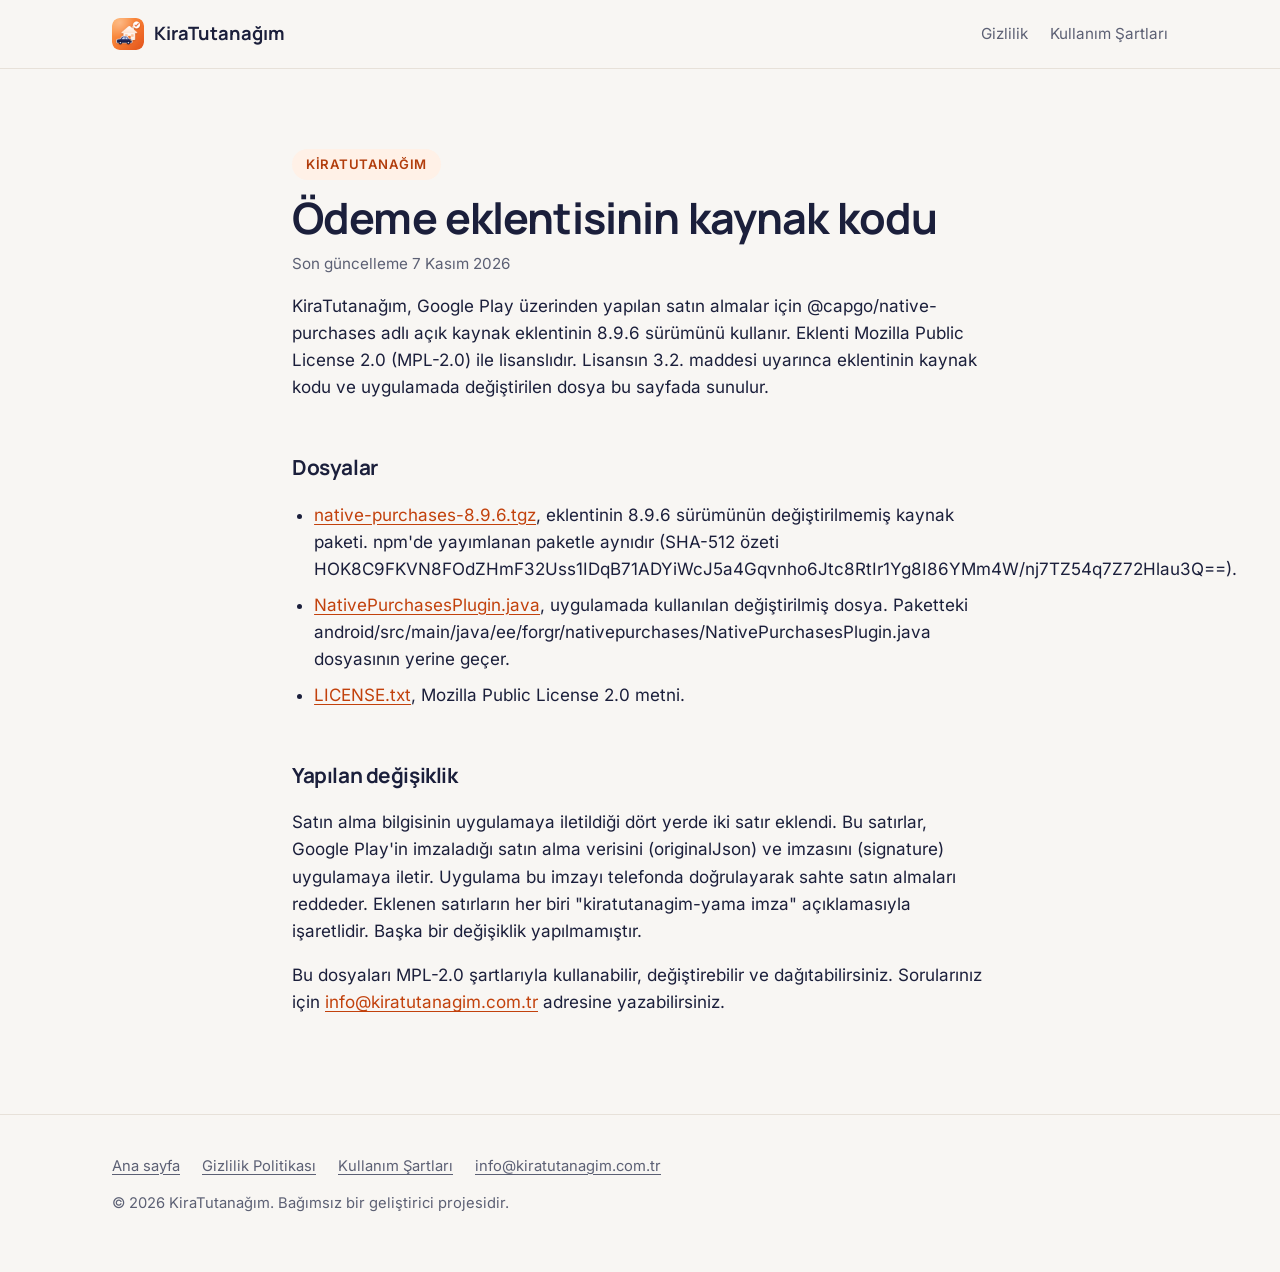
<file: kaynak/native-purchases-8.9.6/index.html>
<!doctype html>
<html lang="tr">
<head>
<meta charset="utf-8">
<meta name="viewport" content="width=device-width, initial-scale=1">
<title>Ödeme Eklentisinin Kaynak Kodu | KiraTutanağım</title>
<meta name="description" content="KiraTutanağım uygulamasında kullanılan ve MPL-2.0 lisanslı ödeme eklentisinin kaynak kodu ve değiştirilmiş dosyası.">
<link rel="canonical" href="https://kiratutanagim.com.tr/kaynak/native-purchases-8.9.6/">
<meta name="robots" content="noindex">
<meta name="theme-color" content="#f7f7f5" media="(prefers-color-scheme: light)">
<meta name="theme-color" content="#0e0f14" media="(prefers-color-scheme: dark)">
<link rel="icon" type="image/png" sizes="32x32" href="../../assets/img/favicon-32.png">
<link rel="apple-touch-icon" href="../../assets/img/apple-touch-icon.png">
<link rel="stylesheet" href="../../assets/site.css">
</head>
<body>

<header class="site-header">
  <div class="wrap">
    <a class="brand" href="../../"><img src="../../assets/img/icon-192.png" alt="" width="32" height="32">KiraTutanağım</a>
    <nav class="site-nav" aria-label="Ana menü">
      <a href="../../gizlilik/">Gizlilik</a>
      <a class="nav-optional" href="../../kullanim-sartlari/">Kullanım Şartları</a>
    </nav>
  </div>
</header>

<main class="wrap doc">
  <span class="eyebrow">KiraTutanağım</span>
  <h1>Ödeme eklentisinin kaynak kodu</h1>
  <p class="updated">Son güncelleme 7 Kasım 2026</p>

  <p>KiraTutanağım, Google Play üzerinden yapılan satın almalar için @capgo/native-purchases adlı açık kaynak eklentinin 8.9.6 sürümünü kullanır. Eklenti Mozilla Public License 2.0 (MPL-2.0) ile lisanslıdır. Lisansın 3.2. maddesi uyarınca eklentinin kaynak kodu ve uygulamada değiştirilen dosya bu sayfada sunulur.</p>

  <h2>Dosyalar</h2>
  <ul>
    <li><a href="native-purchases-8.9.6.tgz">native-purchases-8.9.6.tgz</a>, eklentinin 8.9.6 sürümünün değiştirilmemiş kaynak paketi. npm'de yayımlanan paketle aynıdır (SHA-512 özeti HOK8C9FKVN8FOdZHmF32Uss1IDqB71ADYiWcJ5a4Gqvnho6Jtc8RtIr1Yg8I86YMm4W/nj7TZ54q7Z72Hlau3Q==).</li>
    <li><a href="NativePurchasesPlugin.java">NativePurchasesPlugin.java</a>, uygulamada kullanılan değiştirilmiş dosya. Paketteki android/src/main/java/ee/forgr/nativepurchases/NativePurchasesPlugin.java dosyasının yerine geçer.</li>
    <li><a href="LICENSE.txt">LICENSE.txt</a>, Mozilla Public License 2.0 metni.</li>
  </ul>

  <h2>Yapılan değişiklik</h2>
  <p>Satın alma bilgisinin uygulamaya iletildiği dört yerde iki satır eklendi. Bu satırlar, Google Play'in imzaladığı satın alma verisini (originalJson) ve imzasını (signature) uygulamaya iletir. Uygulama bu imzayı telefonda doğrulayarak sahte satın almaları reddeder. Eklenen satırların her biri "kiratutanagim-yama imza" açıklamasıyla işaretlidir. Başka bir değişiklik yapılmamıştır.</p>
  <p>Bu dosyaları MPL-2.0 şartlarıyla kullanabilir, değiştirebilir ve dağıtabilirsiniz. Sorularınız için <a href="mailto:info@kiratutanagim.com.tr">info@kiratutanagim.com.tr</a> adresine yazabilirsiniz.</p>
</main>

<footer class="site-footer">
  <div class="wrap">
    <nav class="footer-links" aria-label="Alt menü">
      <a href="../../">Ana sayfa</a>
      <a href="../../gizlilik/">Gizlilik Politikası</a>
      <a href="../../kullanim-sartlari/">Kullanım Şartları</a>
      <a href="mailto:info@kiratutanagim.com.tr">info@kiratutanagim.com.tr</a>
    </nav>
    <p>© 2026 KiraTutanağım. Bağımsız bir geliştirici projesidir.</p>
  </div>
</footer>

</body>
</html>
</file>
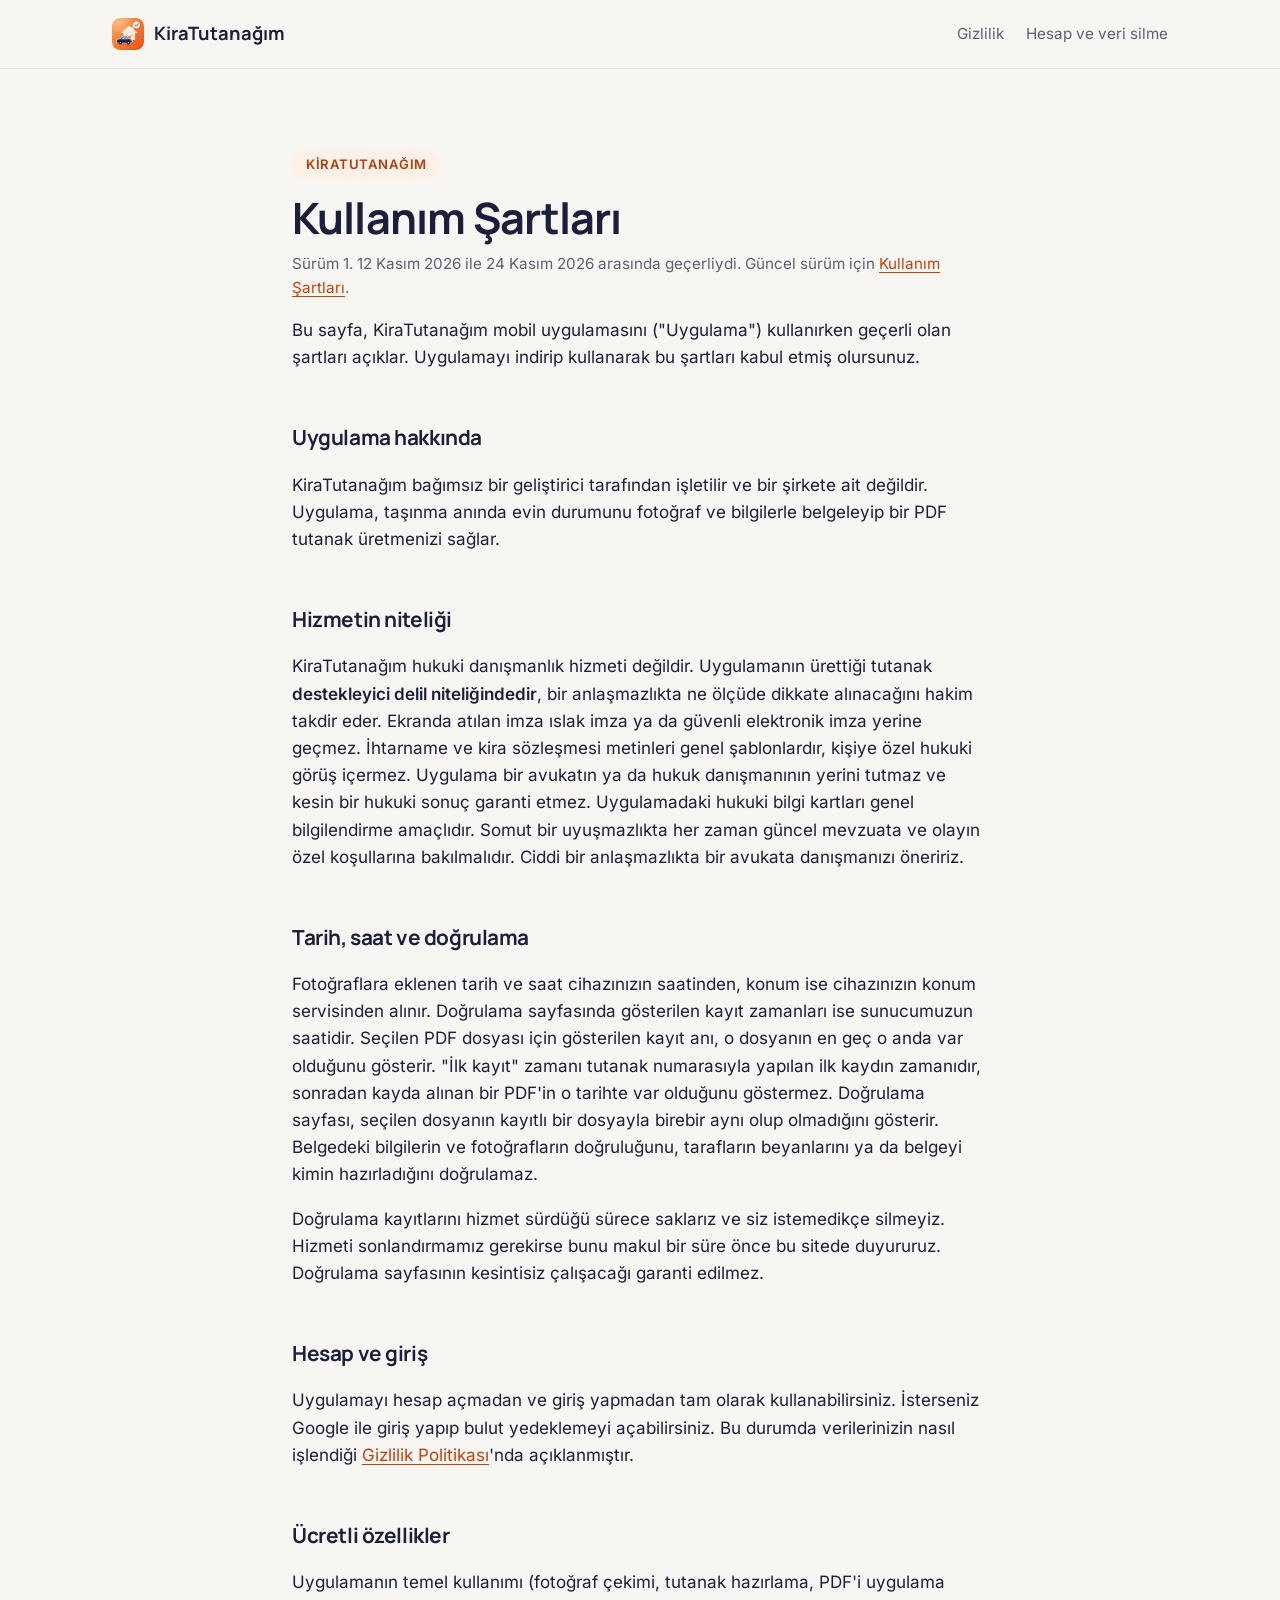
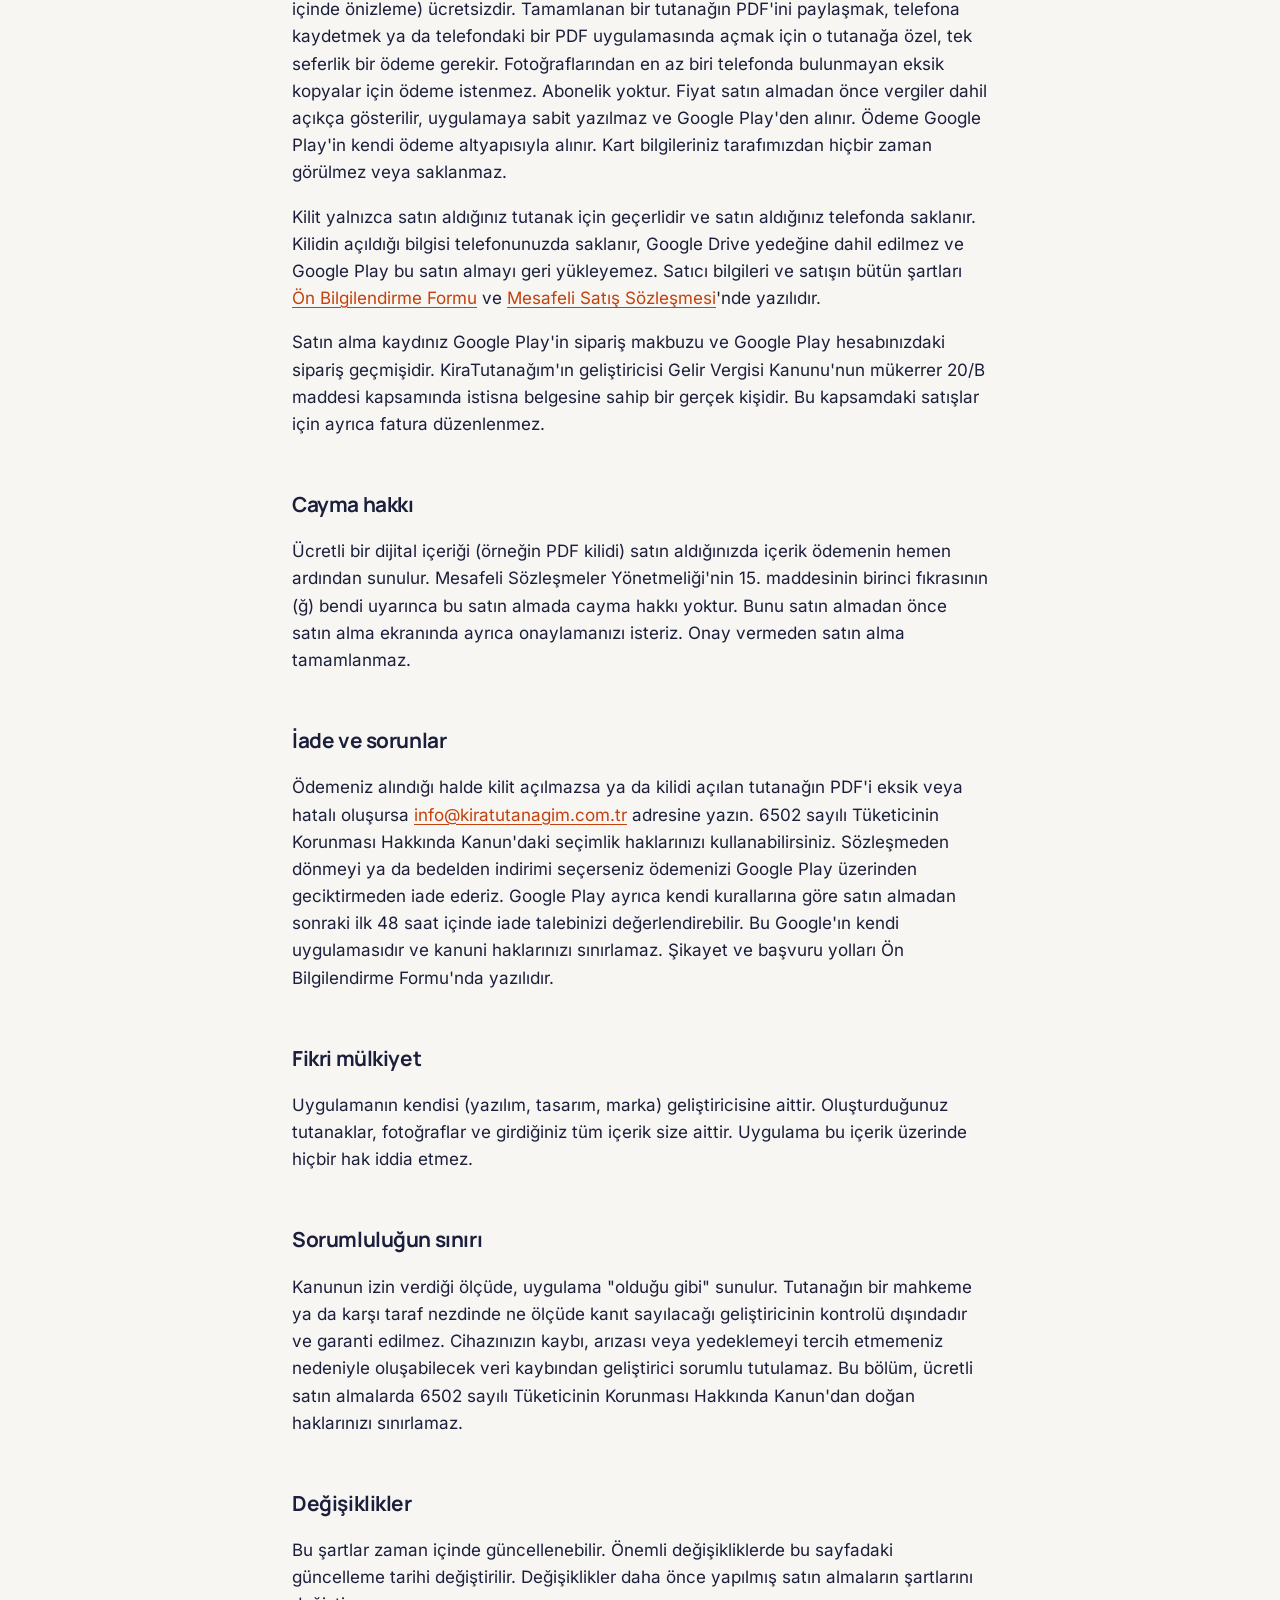
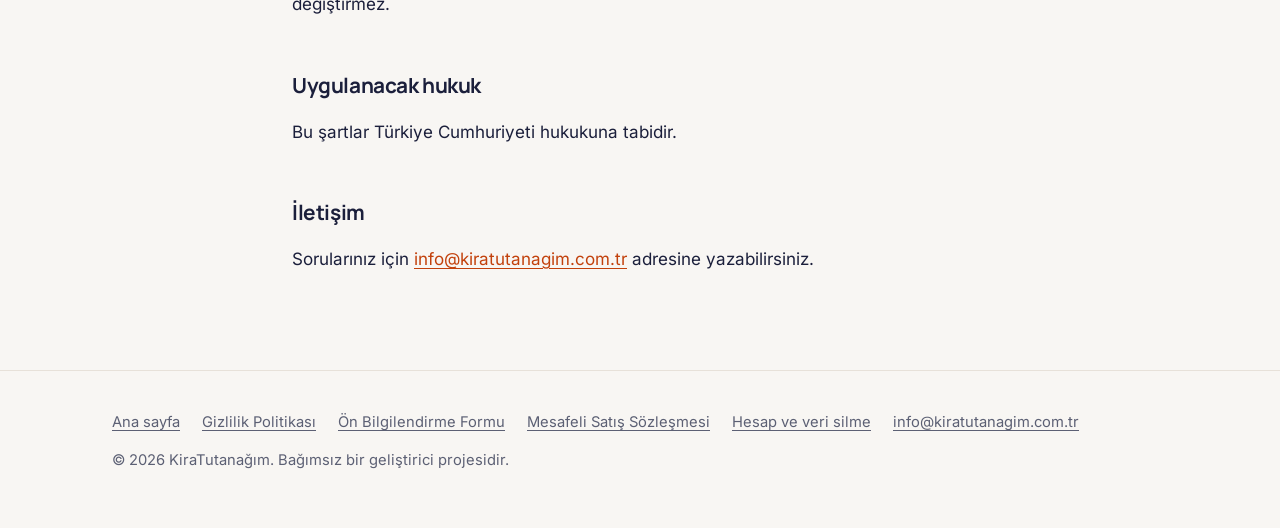
<file: kullanim-sartlari/s1/index.html>
<!doctype html>
<html lang="tr">
<head>
<meta charset="utf-8">
<meta name="viewport" content="width=device-width, initial-scale=1">
<title>Kullanım Şartları | KiraTutanağım</title>
<meta name="description" content="KiraTutanağım uygulamasının kullanım şartları, ücretli özellikler, cayma hakkı, iade ve sorumluluk sınırları.">
<link rel="canonical" href="https://kiratutanagim.com.tr/kullanim-sartlari/">
<meta name="robots" content="noindex">
<meta name="theme-color" content="#f7f7f5" media="(prefers-color-scheme: light)">
<meta name="theme-color" content="#0e0f14" media="(prefers-color-scheme: dark)">
<link rel="icon" type="image/png" sizes="32x32" href="../../assets/img/favicon-32.png">
<link rel="apple-touch-icon" href="../../assets/img/apple-touch-icon.png">
<link rel="stylesheet" href="../../assets/site.css">
</head>
<body>

<header class="site-header">
  <div class="wrap">
    <a class="brand" href="../../"><img src="../../assets/img/icon-192.png" alt="" width="32" height="32">KiraTutanağım</a>
    <nav class="site-nav" aria-label="Ana menü">
      <a href="../../gizlilik/">Gizlilik</a>
      <a class="nav-optional" href="../../hesap-silme/">Hesap ve veri silme</a>
    </nav>
  </div>
</header>

<main class="wrap doc">
  <span class="eyebrow">KiraTutanağım</span>
  <h1>Kullanım Şartları</h1>
  <p class="updated">Sürüm 1. 12 Kasım 2026 ile 24 Kasım 2026 arasında geçerliydi. Güncel sürüm için <a href="../">Kullanım Şartları</a>.</p>

  <p>Bu sayfa, KiraTutanağım mobil uygulamasını ("Uygulama") kullanırken geçerli olan şartları açıklar. Uygulamayı indirip kullanarak bu şartları kabul etmiş olursunuz.</p>

  <h2>Uygulama hakkında</h2>
  <p>KiraTutanağım bağımsız bir geliştirici tarafından işletilir ve bir şirkete ait değildir. Uygulama, taşınma anında evin durumunu fotoğraf ve bilgilerle belgeleyip bir PDF tutanak üretmenizi sağlar.</p>

  <h2>Hizmetin niteliği</h2>
  <p>KiraTutanağım hukuki danışmanlık hizmeti değildir. Uygulamanın ürettiği tutanak <strong>destekleyici delil niteliğindedir</strong>, bir anlaşmazlıkta ne ölçüde dikkate alınacağını hakim takdir eder. Ekranda atılan imza ıslak imza ya da güvenli elektronik imza yerine geçmez. İhtarname ve kira sözleşmesi metinleri genel şablonlardır, kişiye özel hukuki görüş içermez. Uygulama bir avukatın ya da hukuk danışmanının yerini tutmaz ve kesin bir hukuki sonuç garanti etmez. Uygulamadaki hukuki bilgi kartları genel bilgilendirme amaçlıdır. Somut bir uyuşmazlıkta her zaman güncel mevzuata ve olayın özel koşullarına bakılmalıdır. Ciddi bir anlaşmazlıkta bir avukata danışmanızı öneririz.</p>

  <h2>Tarih, saat ve doğrulama</h2>
  <p>Fotoğraflara eklenen tarih ve saat cihazınızın saatinden, konum ise cihazınızın konum servisinden alınır. Doğrulama sayfasında gösterilen kayıt zamanları ise sunucumuzun saatidir. Seçilen PDF dosyası için gösterilen kayıt anı, o dosyanın en geç o anda var olduğunu gösterir. "İlk kayıt" zamanı tutanak numarasıyla yapılan ilk kaydın zamanıdır, sonradan kayda alınan bir PDF'in o tarihte var olduğunu göstermez. Doğrulama sayfası, seçilen dosyanın kayıtlı bir dosyayla birebir aynı olup olmadığını gösterir. Belgedeki bilgilerin ve fotoğrafların doğruluğunu, tarafların beyanlarını ya da belgeyi kimin hazırladığını doğrulamaz.</p>
  <p>Doğrulama kayıtlarını hizmet sürdüğü sürece saklarız ve siz istemedikçe silmeyiz. Hizmeti sonlandırmamız gerekirse bunu makul bir süre önce bu sitede duyururuz. Doğrulama sayfasının kesintisiz çalışacağı garanti edilmez.</p>

  <h2>Hesap ve giriş</h2>
  <p>Uygulamayı hesap açmadan ve giriş yapmadan tam olarak kullanabilirsiniz. İsterseniz Google ile giriş yapıp bulut yedeklemeyi açabilirsiniz. Bu durumda verilerinizin nasıl işlendiği <a href="../../gizlilik/">Gizlilik Politikası</a>'nda açıklanmıştır.</p>

  <h2>Ücretli özellikler</h2>
  <p>Uygulamanın temel kullanımı (fotoğraf çekimi, tutanak hazırlama, PDF'i uygulama içinde önizleme) ücretsizdir. Tamamlanan bir tutanağın PDF'ini paylaşmak, telefona kaydetmek ya da telefondaki bir PDF uygulamasında açmak için o tutanağa özel, tek seferlik bir ödeme gerekir. Fotoğraflarından en az biri telefonda bulunmayan eksik kopyalar için ödeme istenmez. Abonelik yoktur. Fiyat satın almadan önce vergiler dahil açıkça gösterilir, uygulamaya sabit yazılmaz ve Google Play'den alınır. Ödeme Google Play'in kendi ödeme altyapısıyla alınır. Kart bilgileriniz tarafımızdan hiçbir zaman görülmez veya saklanmaz.</p>
  <p>Kilit yalnızca satın aldığınız tutanak için geçerlidir ve satın aldığınız telefonda saklanır. Kilidin açıldığı bilgisi telefonunuzda saklanır, Google Drive yedeğine dahil edilmez ve Google Play bu satın almayı geri yükleyemez. Satıcı bilgileri ve satışın bütün şartları <a href="../../on-bilgilendirme/">Ön Bilgilendirme Formu</a> ve <a href="../../mesafeli-satis-sozlesmesi/">Mesafeli Satış Sözleşmesi</a>'nde yazılıdır.</p>
  <p>Satın alma kaydınız Google Play'in sipariş makbuzu ve Google Play hesabınızdaki sipariş geçmişidir. KiraTutanağım'ın geliştiricisi Gelir Vergisi Kanunu'nun mükerrer 20/B maddesi kapsamında istisna belgesine sahip bir gerçek kişidir. Bu kapsamdaki satışlar için ayrıca fatura düzenlenmez.</p>

  <h2>Cayma hakkı</h2>
  <p>Ücretli bir dijital içeriği (örneğin PDF kilidi) satın aldığınızda içerik ödemenin hemen ardından sunulur. Mesafeli Sözleşmeler Yönetmeliği'nin 15. maddesinin birinci fıkrasının (ğ) bendi uyarınca bu satın almada cayma hakkı yoktur. Bunu satın almadan önce satın alma ekranında ayrıca onaylamanızı isteriz. Onay vermeden satın alma tamamlanmaz.</p>

  <h2>İade ve sorunlar</h2>
  <p>Ödemeniz alındığı halde kilit açılmazsa ya da kilidi açılan tutanağın PDF'i eksik veya hatalı oluşursa <a href="mailto:info@kiratutanagim.com.tr">info@kiratutanagim.com.tr</a> adresine yazın. 6502 sayılı Tüketicinin Korunması Hakkında Kanun'daki seçimlik haklarınızı kullanabilirsiniz. Sözleşmeden dönmeyi ya da bedelden indirimi seçerseniz ödemenizi Google Play üzerinden geciktirmeden iade ederiz. Google Play ayrıca kendi kurallarına göre satın almadan sonraki ilk 48 saat içinde iade talebinizi değerlendirebilir. Bu Google'ın kendi uygulamasıdır ve kanuni haklarınızı sınırlamaz. Şikayet ve başvuru yolları Ön Bilgilendirme Formu'nda yazılıdır.</p>

  <h2>Fikri mülkiyet</h2>
  <p>Uygulamanın kendisi (yazılım, tasarım, marka) geliştiricisine aittir. Oluşturduğunuz tutanaklar, fotoğraflar ve girdiğiniz tüm içerik size aittir. Uygulama bu içerik üzerinde hiçbir hak iddia etmez.</p>

  <h2>Sorumluluğun sınırı</h2>
  <p>Kanunun izin verdiği ölçüde, uygulama "olduğu gibi" sunulur. Tutanağın bir mahkeme ya da karşı taraf nezdinde ne ölçüde kanıt sayılacağı geliştiricinin kontrolü dışındadır ve garanti edilmez. Cihazınızın kaybı, arızası veya yedeklemeyi tercih etmemeniz nedeniyle oluşabilecek veri kaybından geliştirici sorumlu tutulamaz. Bu bölüm, ücretli satın almalarda 6502 sayılı Tüketicinin Korunması Hakkında Kanun'dan doğan haklarınızı sınırlamaz.</p>

  <h2>Değişiklikler</h2>
  <p>Bu şartlar zaman içinde güncellenebilir. Önemli değişikliklerde bu sayfadaki güncelleme tarihi değiştirilir. Değişiklikler daha önce yapılmış satın almaların şartlarını değiştirmez.</p>

  <h2>Uygulanacak hukuk</h2>
  <p>Bu şartlar Türkiye Cumhuriyeti hukukuna tabidir.</p>

  <h2>İletişim</h2>
  <p>Sorularınız için <a href="mailto:info@kiratutanagim.com.tr">info@kiratutanagim.com.tr</a> adresine yazabilirsiniz.</p>
</main>

<footer class="site-footer">
  <div class="wrap">
    <nav class="footer-links" aria-label="Alt menü">
      <a href="../../">Ana sayfa</a>
      <a href="../../gizlilik/">Gizlilik Politikası</a>
      <a href="../../on-bilgilendirme/">Ön Bilgilendirme Formu</a>
      <a href="../../mesafeli-satis-sozlesmesi/">Mesafeli Satış Sözleşmesi</a>
      <a href="../../hesap-silme/">Hesap ve veri silme</a>
      <a href="mailto:info@kiratutanagim.com.tr">info@kiratutanagim.com.tr</a>
    </nav>
    <p>© 2026 KiraTutanağım. Bağımsız bir geliştirici projesidir.</p>
  </div>
</footer>

</body>
</html>
</file>
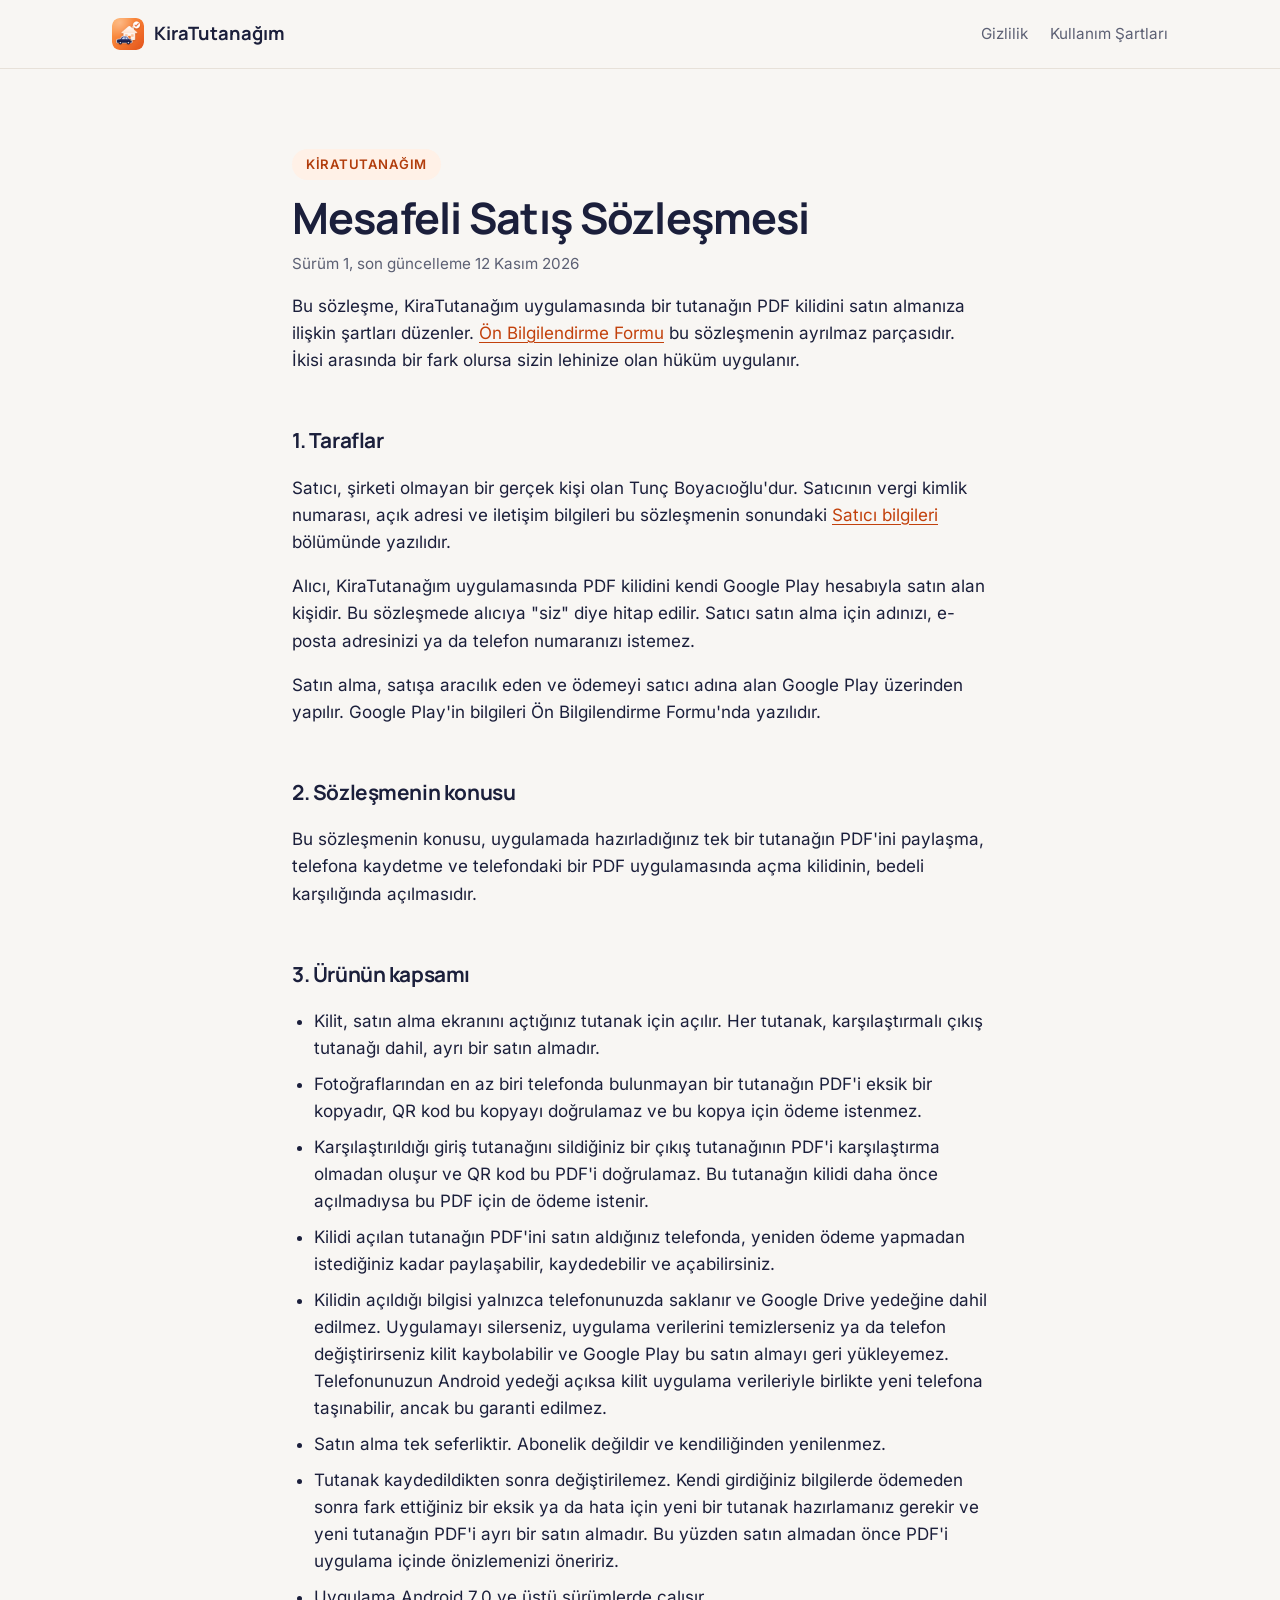
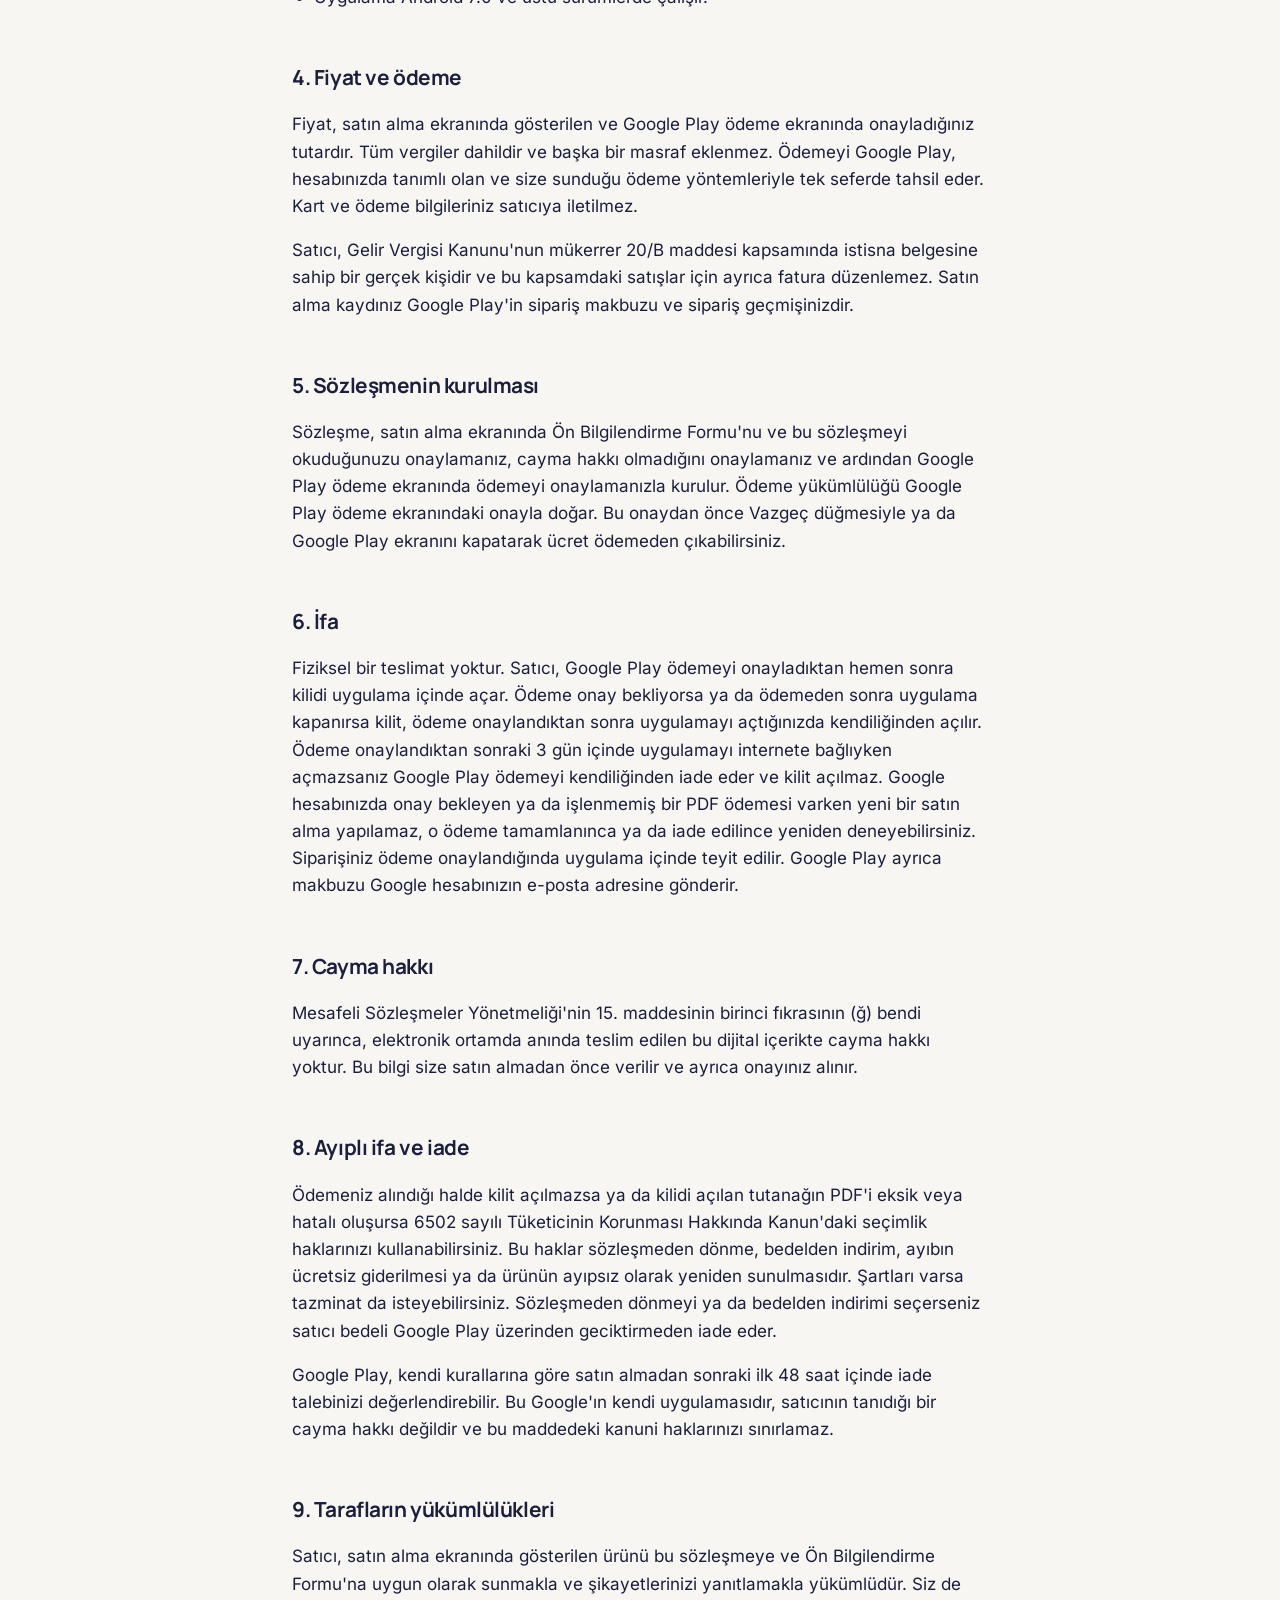
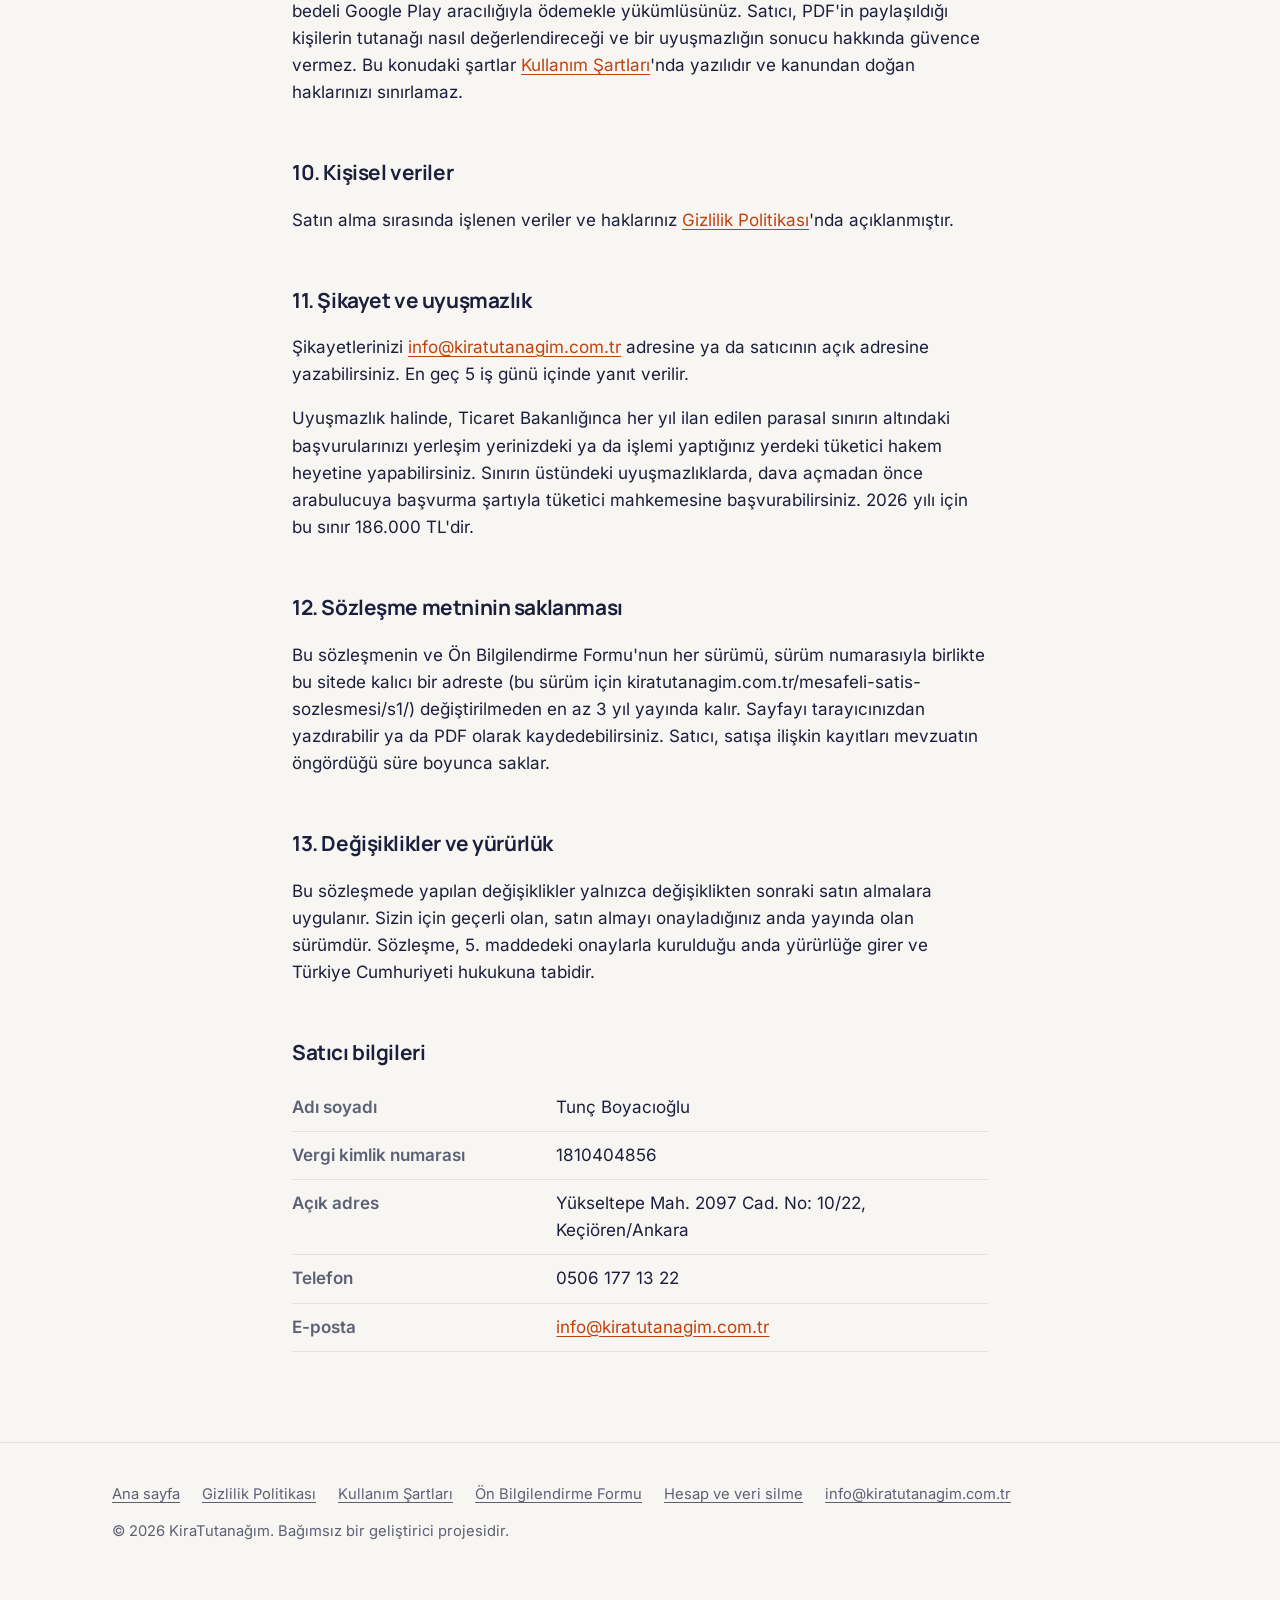
<file: mesafeli-satis-sozlesmesi/s1/index.html>
<!doctype html>
<html lang="tr">
<head>
<meta charset="utf-8">
<meta name="viewport" content="width=device-width, initial-scale=1">
<title>Mesafeli Satış Sözleşmesi | KiraTutanağım</title>
<meta name="description" content="KiraTutanağım uygulamasında tutanak PDF kilidinin satın alınmasına ilişkin mesafeli satış sözleşmesi.">
<link rel="canonical" href="https://kiratutanagim.com.tr/mesafeli-satis-sozlesmesi/">
<meta name="robots" content="noindex">
<meta name="theme-color" content="#f7f7f5" media="(prefers-color-scheme: light)">
<meta name="theme-color" content="#0e0f14" media="(prefers-color-scheme: dark)">
<link rel="icon" type="image/png" sizes="32x32" href="../../assets/img/favicon-32.png">
<link rel="apple-touch-icon" href="../../assets/img/apple-touch-icon.png">
<link rel="stylesheet" href="../../assets/site.css">
</head>
<body>

<header class="site-header">
  <div class="wrap">
    <a class="brand" href="../../"><img src="../../assets/img/icon-192.png" alt="" width="32" height="32">KiraTutanağım</a>
    <nav class="site-nav" aria-label="Ana menü">
      <a href="../../gizlilik/">Gizlilik</a>
      <a class="nav-optional" href="../../kullanim-sartlari/">Kullanım Şartları</a>
    </nav>
  </div>
</header>

<main class="wrap doc">
  <span class="eyebrow">KiraTutanağım</span>
  <h1>Mesafeli Satış Sözleşmesi</h1>
  <p class="updated">Sürüm 1, son güncelleme 12 Kasım 2026</p>

  <p>Bu sözleşme, KiraTutanağım uygulamasında bir tutanağın PDF kilidini satın almanıza ilişkin şartları düzenler. <a href="../../on-bilgilendirme/s1/">Ön Bilgilendirme Formu</a> bu sözleşmenin ayrılmaz parçasıdır. İkisi arasında bir fark olursa sizin lehinize olan hüküm uygulanır.</p>

  <h2 id="m1">1. Taraflar</h2>
  <p>Satıcı, şirketi olmayan bir gerçek kişi olan Tunç Boyacıoğlu'dur. Satıcının vergi kimlik numarası, açık adresi ve iletişim bilgileri bu sözleşmenin sonundaki <a href="#satici">Satıcı bilgileri</a> bölümünde yazılıdır.</p>
  <p>Alıcı, KiraTutanağım uygulamasında PDF kilidini kendi Google Play hesabıyla satın alan kişidir. Bu sözleşmede alıcıya "siz" diye hitap edilir. Satıcı satın alma için adınızı, e-posta adresinizi ya da telefon numaranızı istemez.</p>
  <p>Satın alma, satışa aracılık eden ve ödemeyi satıcı adına alan Google Play üzerinden yapılır. Google Play'in bilgileri Ön Bilgilendirme Formu'nda yazılıdır.</p>

  <h2 id="m2">2. Sözleşmenin konusu</h2>
  <p>Bu sözleşmenin konusu, uygulamada hazırladığınız tek bir tutanağın PDF'ini paylaşma, telefona kaydetme ve telefondaki bir PDF uygulamasında açma kilidinin, bedeli karşılığında açılmasıdır.</p>

  <h2 id="m3">3. Ürünün kapsamı</h2>
  <ul>
    <li>Kilit, satın alma ekranını açtığınız tutanak için açılır. Her tutanak, karşılaştırmalı çıkış tutanağı dahil, ayrı bir satın almadır.</li>
    <li>Fotoğraflarından en az biri telefonda bulunmayan bir tutanağın PDF'i eksik bir kopyadır, QR kod bu kopyayı doğrulamaz ve bu kopya için ödeme istenmez.</li>
    <li>Karşılaştırıldığı giriş tutanağını sildiğiniz bir çıkış tutanağının PDF'i karşılaştırma olmadan oluşur ve QR kod bu PDF'i doğrulamaz. Bu tutanağın kilidi daha önce açılmadıysa bu PDF için de ödeme istenir.</li>
    <li>Kilidi açılan tutanağın PDF'ini satın aldığınız telefonda, yeniden ödeme yapmadan istediğiniz kadar paylaşabilir, kaydedebilir ve açabilirsiniz.</li>
    <li>Kilidin açıldığı bilgisi yalnızca telefonunuzda saklanır ve Google Drive yedeğine dahil edilmez. Uygulamayı silerseniz, uygulama verilerini temizlerseniz ya da telefon değiştirirseniz kilit kaybolabilir ve Google Play bu satın almayı geri yükleyemez. Telefonunuzun Android yedeği açıksa kilit uygulama verileriyle birlikte yeni telefona taşınabilir, ancak bu garanti edilmez.</li>
    <li>Satın alma tek seferliktir. Abonelik değildir ve kendiliğinden yenilenmez.</li>
    <li>Tutanak kaydedildikten sonra değiştirilemez. Kendi girdiğiniz bilgilerde ödemeden sonra fark ettiğiniz bir eksik ya da hata için yeni bir tutanak hazırlamanız gerekir ve yeni tutanağın PDF'i ayrı bir satın almadır. Bu yüzden satın almadan önce PDF'i uygulama içinde önizlemenizi öneririz.</li>
    <li>Uygulama Android 7.0 ve üstü sürümlerde çalışır.</li>
  </ul>

  <h2 id="m4">4. Fiyat ve ödeme</h2>
  <p>Fiyat, satın alma ekranında gösterilen ve Google Play ödeme ekranında onayladığınız tutardır. Tüm vergiler dahildir ve başka bir masraf eklenmez. Ödemeyi Google Play, hesabınızda tanımlı olan ve size sunduğu ödeme yöntemleriyle tek seferde tahsil eder. Kart ve ödeme bilgileriniz satıcıya iletilmez.</p>
  <p>Satıcı, Gelir Vergisi Kanunu'nun mükerrer 20/B maddesi kapsamında istisna belgesine sahip bir gerçek kişidir ve bu kapsamdaki satışlar için ayrıca fatura düzenlemez. Satın alma kaydınız Google Play'in sipariş makbuzu ve sipariş geçmişinizdir.</p>

  <h2 id="m5">5. Sözleşmenin kurulması</h2>
  <p>Sözleşme, satın alma ekranında Ön Bilgilendirme Formu'nu ve bu sözleşmeyi okuduğunuzu onaylamanız, cayma hakkı olmadığını onaylamanız ve ardından Google Play ödeme ekranında ödemeyi onaylamanızla kurulur. Ödeme yükümlülüğü Google Play ödeme ekranındaki onayla doğar. Bu onaydan önce Vazgeç düğmesiyle ya da Google Play ekranını kapatarak ücret ödemeden çıkabilirsiniz.</p>

  <h2 id="m6">6. İfa</h2>
  <p>Fiziksel bir teslimat yoktur. Satıcı, Google Play ödemeyi onayladıktan hemen sonra kilidi uygulama içinde açar. Ödeme onay bekliyorsa ya da ödemeden sonra uygulama kapanırsa kilit, ödeme onaylandıktan sonra uygulamayı açtığınızda kendiliğinden açılır. Ödeme onaylandıktan sonraki 3 gün içinde uygulamayı internete bağlıyken açmazsanız Google Play ödemeyi kendiliğinden iade eder ve kilit açılmaz. Google hesabınızda onay bekleyen ya da işlenmemiş bir PDF ödemesi varken yeni bir satın alma yapılamaz, o ödeme tamamlanınca ya da iade edilince yeniden deneyebilirsiniz. Siparişiniz ödeme onaylandığında uygulama içinde teyit edilir. Google Play ayrıca makbuzu Google hesabınızın e-posta adresine gönderir.</p>

  <h2 id="m7">7. Cayma hakkı</h2>
  <p>Mesafeli Sözleşmeler Yönetmeliği'nin 15. maddesinin birinci fıkrasının (ğ) bendi uyarınca, elektronik ortamda anında teslim edilen bu dijital içerikte cayma hakkı yoktur. Bu bilgi size satın almadan önce verilir ve ayrıca onayınız alınır.</p>

  <h2 id="m8">8. Ayıplı ifa ve iade</h2>
  <p>Ödemeniz alındığı halde kilit açılmazsa ya da kilidi açılan tutanağın PDF'i eksik veya hatalı oluşursa 6502 sayılı Tüketicinin Korunması Hakkında Kanun'daki seçimlik haklarınızı kullanabilirsiniz. Bu haklar sözleşmeden dönme, bedelden indirim, ayıbın ücretsiz giderilmesi ya da ürünün ayıpsız olarak yeniden sunulmasıdır. Şartları varsa tazminat da isteyebilirsiniz. Sözleşmeden dönmeyi ya da bedelden indirimi seçerseniz satıcı bedeli Google Play üzerinden geciktirmeden iade eder.</p>
  <p>Google Play, kendi kurallarına göre satın almadan sonraki ilk 48 saat içinde iade talebinizi değerlendirebilir. Bu Google'ın kendi uygulamasıdır, satıcının tanıdığı bir cayma hakkı değildir ve bu maddedeki kanuni haklarınızı sınırlamaz.</p>

  <h2 id="m9">9. Tarafların yükümlülükleri</h2>
  <p>Satıcı, satın alma ekranında gösterilen ürünü bu sözleşmeye ve Ön Bilgilendirme Formu'na uygun olarak sunmakla ve şikayetlerinizi yanıtlamakla yükümlüdür. Siz de bedeli Google Play aracılığıyla ödemekle yükümlüsünüz. Satıcı, PDF'in paylaşıldığı kişilerin tutanağı nasıl değerlendireceği ve bir uyuşmazlığın sonucu hakkında güvence vermez. Bu konudaki şartlar <a href="../../kullanim-sartlari/">Kullanım Şartları</a>'nda yazılıdır ve kanundan doğan haklarınızı sınırlamaz.</p>

  <h2 id="m10">10. Kişisel veriler</h2>
  <p>Satın alma sırasında işlenen veriler ve haklarınız <a href="../../gizlilik/">Gizlilik Politikası</a>'nda açıklanmıştır.</p>

  <h2 id="m11">11. Şikayet ve uyuşmazlık</h2>
  <p>Şikayetlerinizi <a href="mailto:info@kiratutanagim.com.tr">info@kiratutanagim.com.tr</a> adresine ya da satıcının açık adresine yazabilirsiniz. En geç 5 iş günü içinde yanıt verilir.</p>
  <p>Uyuşmazlık halinde, Ticaret Bakanlığınca her yıl ilan edilen parasal sınırın altındaki başvurularınızı yerleşim yerinizdeki ya da işlemi yaptığınız yerdeki tüketici hakem heyetine yapabilirsiniz. Sınırın üstündeki uyuşmazlıklarda, dava açmadan önce arabulucuya başvurma şartıyla tüketici mahkemesine başvurabilirsiniz. 2026 yılı için bu sınır 186.000 TL'dir.</p>

  <h2 id="m12">12. Sözleşme metninin saklanması</h2>
  <p>Bu sözleşmenin ve Ön Bilgilendirme Formu'nun her sürümü, sürüm numarasıyla birlikte bu sitede kalıcı bir adreste (bu sürüm için kiratutanagim.com.tr/mesafeli-satis-sozlesmesi/s1/) değiştirilmeden en az 3 yıl yayında kalır. Sayfayı tarayıcınızdan yazdırabilir ya da PDF olarak kaydedebilirsiniz. Satıcı, satışa ilişkin kayıtları mevzuatın öngördüğü süre boyunca saklar.</p>

  <h2 id="m13">13. Değişiklikler ve yürürlük</h2>
  <p>Bu sözleşmede yapılan değişiklikler yalnızca değişiklikten sonraki satın almalara uygulanır. Sizin için geçerli olan, satın almayı onayladığınız anda yayında olan sürümdür. Sözleşme, 5. maddedeki onaylarla kurulduğu anda yürürlüğe girer ve Türkiye Cumhuriyeti hukukuna tabidir.</p>

  <h2 id="satici">Satıcı bilgileri</h2>
  <table class="info-table">
    <tr><th scope="row">Adı soyadı</th><td>Tunç Boyacıoğlu</td></tr>
    <tr><th scope="row">Vergi kimlik numarası</th><td>1810404856</td></tr>
    <tr><th scope="row">Açık adres</th><td>Yükseltepe Mah. 2097 Cad. No: 10/22, Keçiören/Ankara</td></tr>
    <tr><th scope="row">Telefon</th><td>0506 177 13 22</td></tr>
    <tr><th scope="row">E-posta</th><td><a href="mailto:info@kiratutanagim.com.tr">info@kiratutanagim.com.tr</a></td></tr>
  </table>
</main>

<footer class="site-footer">
  <div class="wrap">
    <nav class="footer-links" aria-label="Alt menü">
      <a href="../../">Ana sayfa</a>
      <a href="../../gizlilik/">Gizlilik Politikası</a>
      <a href="../../kullanim-sartlari/">Kullanım Şartları</a>
      <a href="../../on-bilgilendirme/s1/">Ön Bilgilendirme Formu</a>
      <a href="../../hesap-silme/">Hesap ve veri silme</a>
      <a href="mailto:info@kiratutanagim.com.tr">info@kiratutanagim.com.tr</a>
    </nav>
    <p>© 2026 KiraTutanağım. Bağımsız bir geliştirici projesidir.</p>
  </div>
</footer>

</body>
</html>
</file>
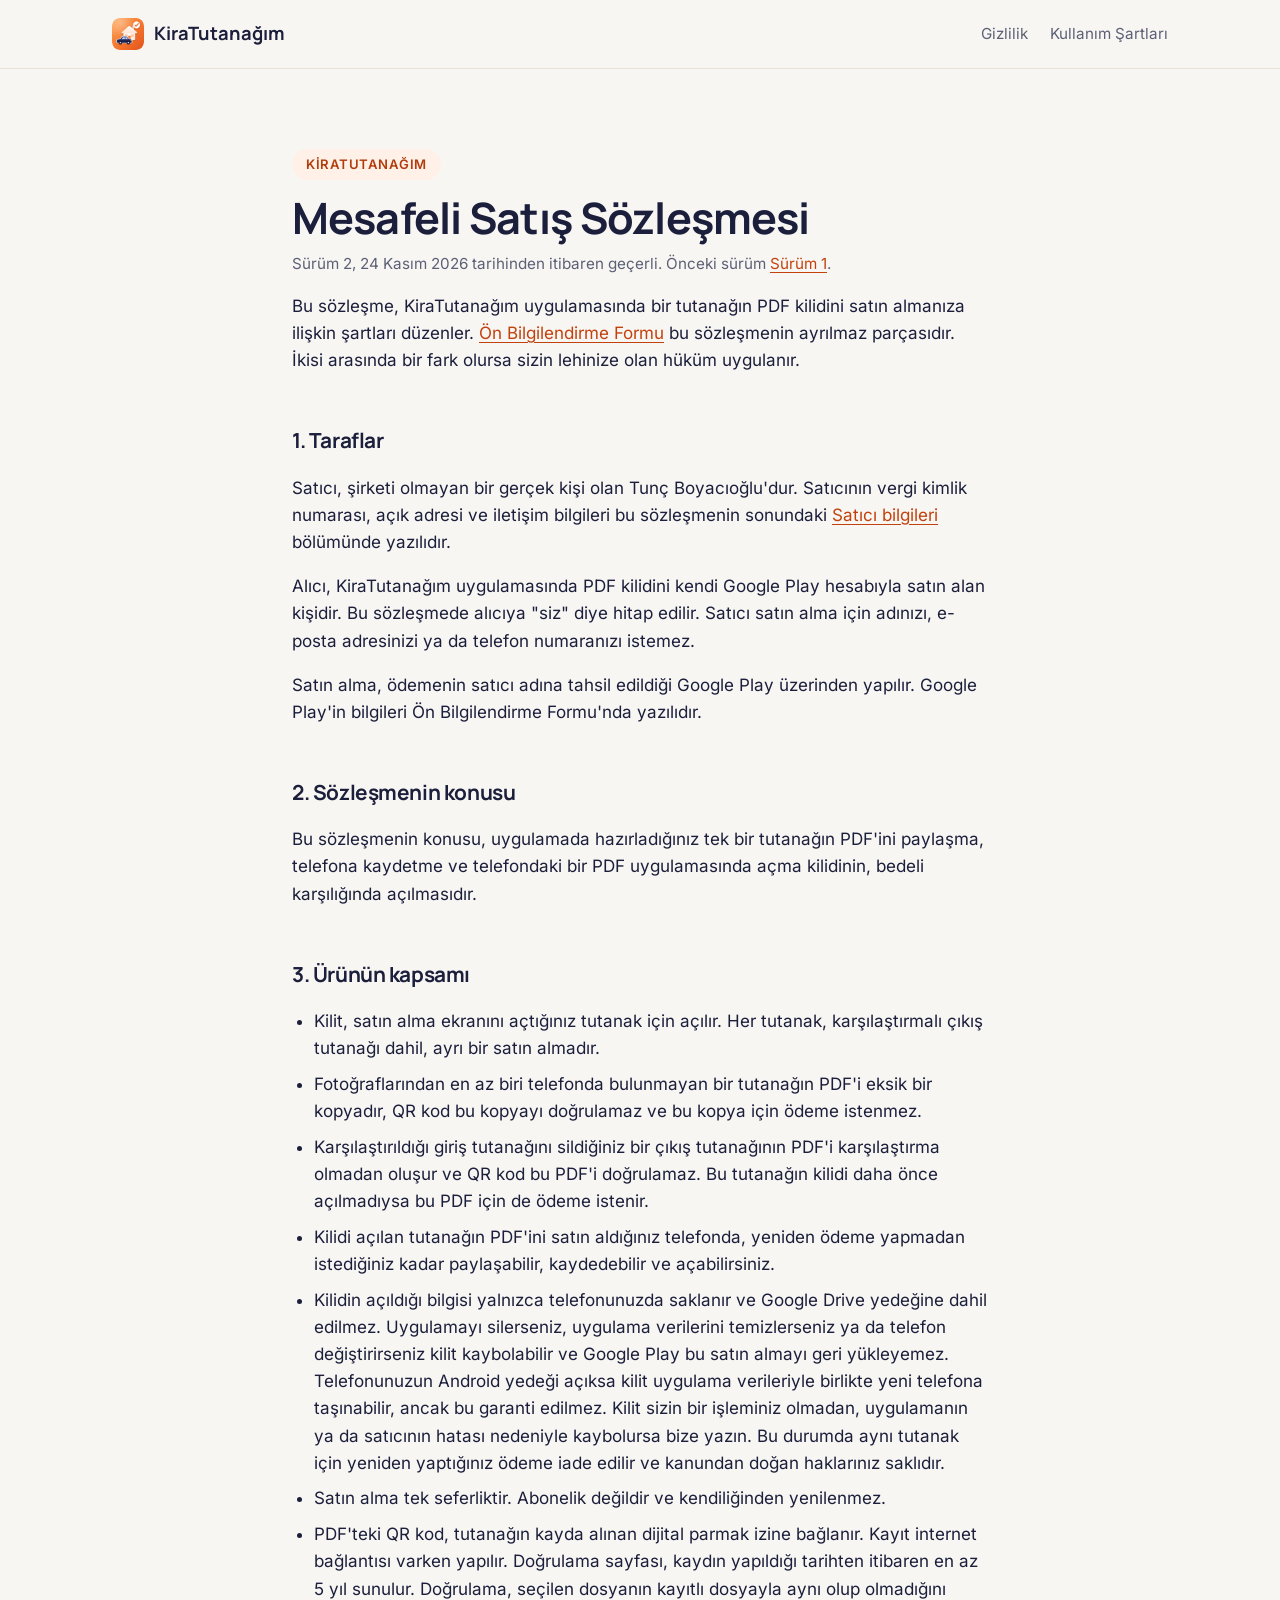
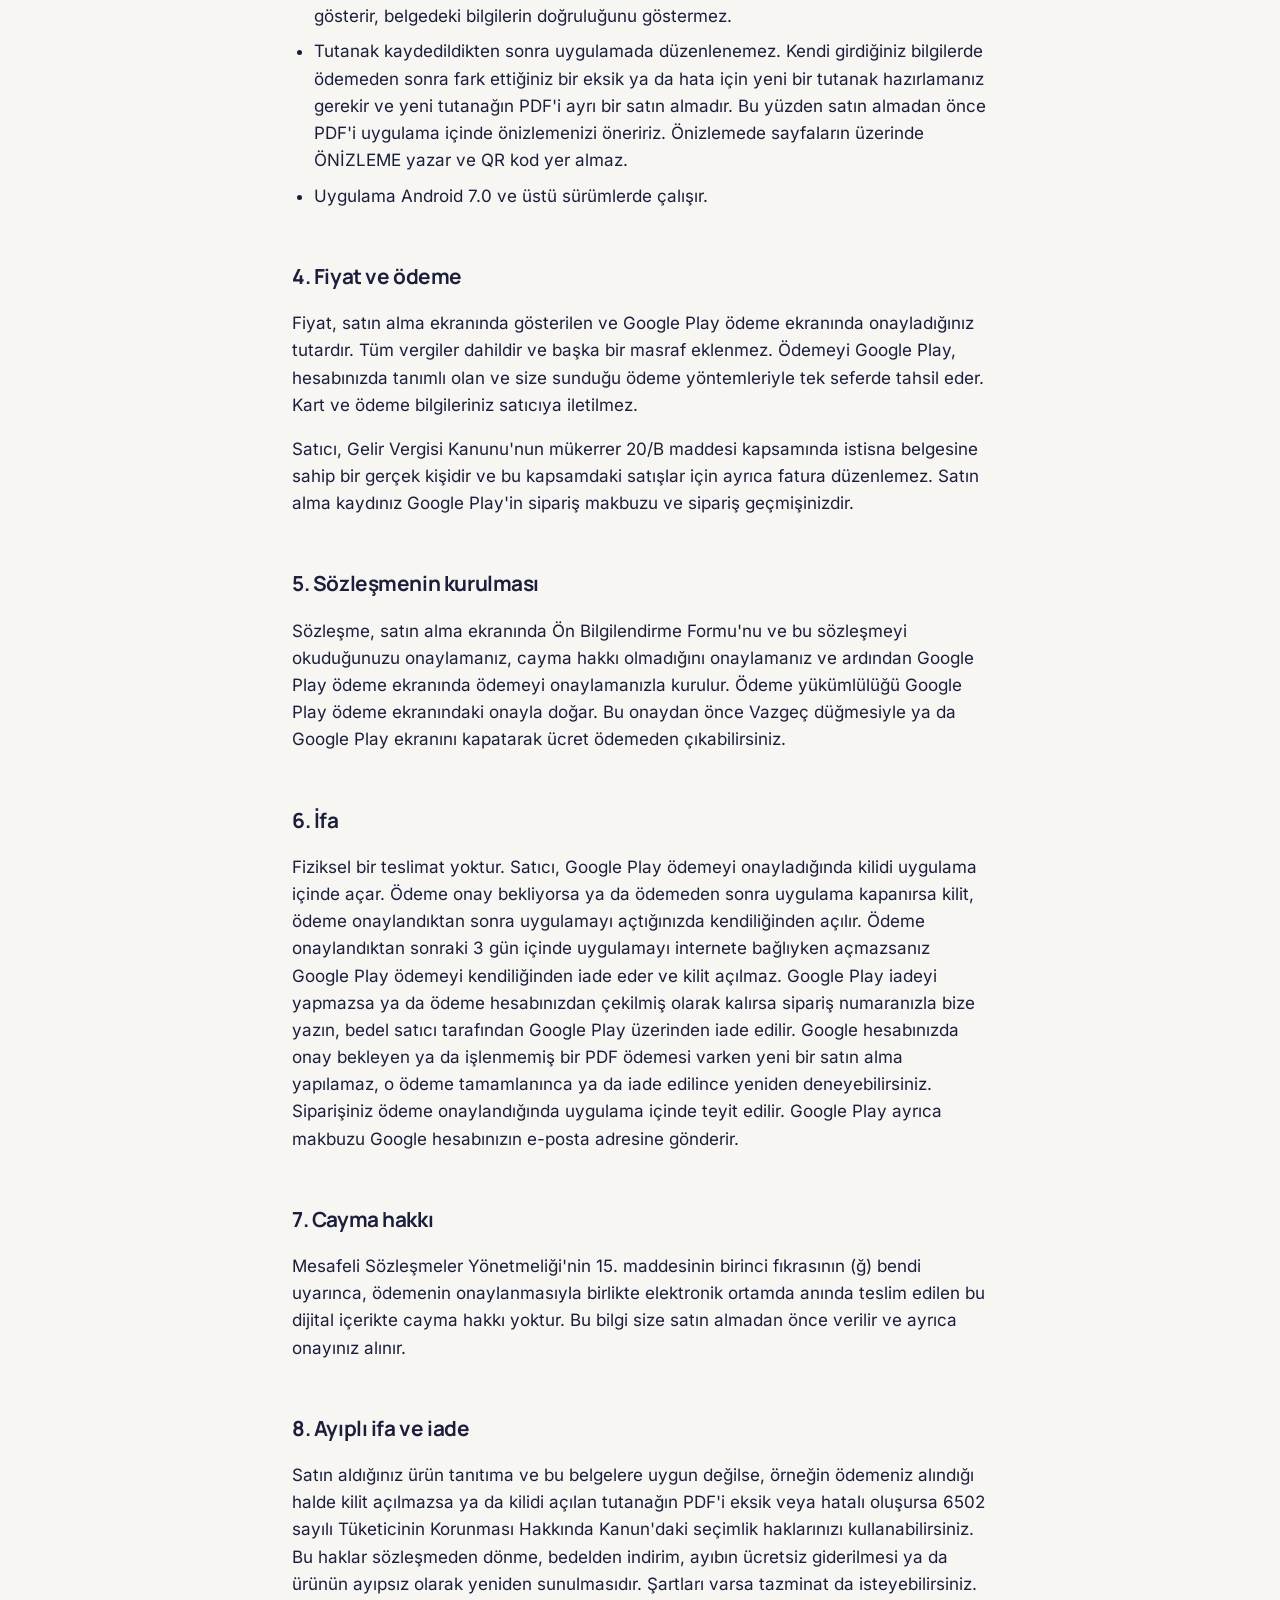
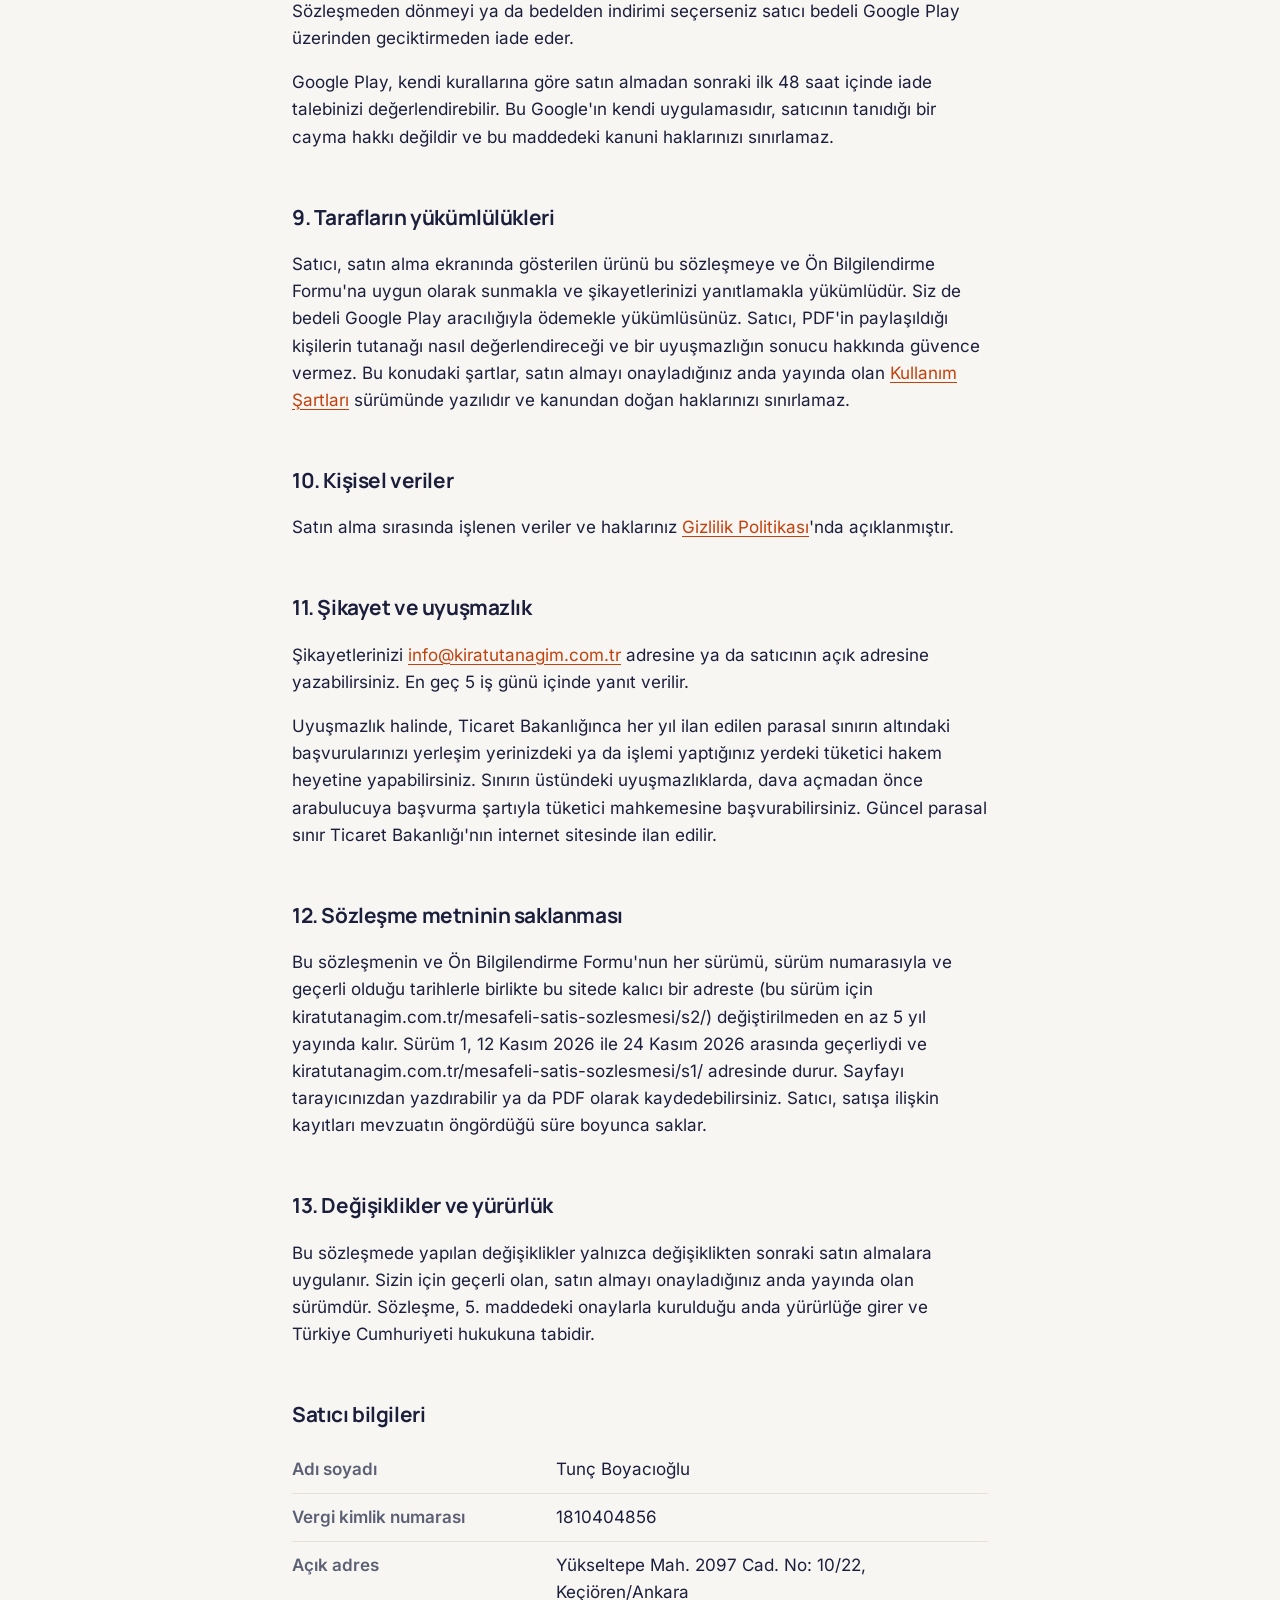
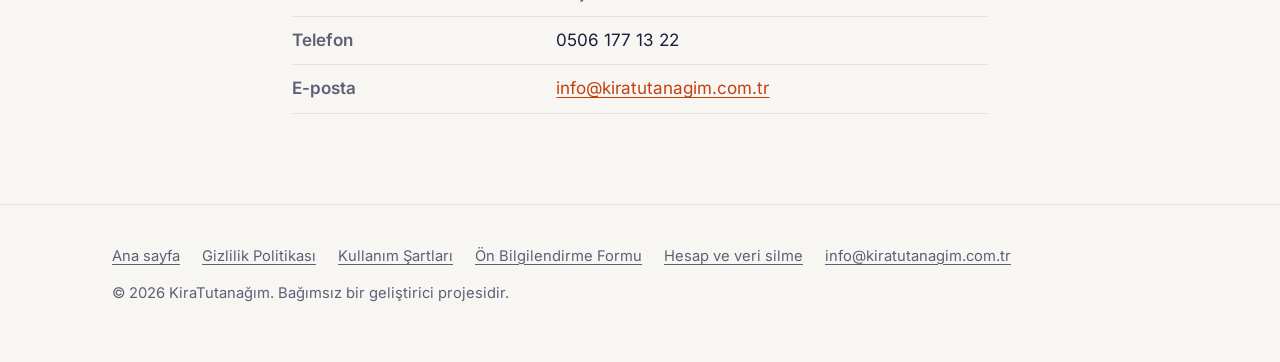
<file: mesafeli-satis-sozlesmesi/s2/index.html>
<!doctype html>
<html lang="tr">
<head>
<meta charset="utf-8">
<meta name="viewport" content="width=device-width, initial-scale=1">
<title>Mesafeli Satış Sözleşmesi | KiraTutanağım</title>
<meta name="description" content="KiraTutanağım uygulamasında tutanak PDF kilidinin satın alınmasına ilişkin mesafeli satış sözleşmesi.">
<link rel="canonical" href="https://kiratutanagim.com.tr/mesafeli-satis-sozlesmesi/">
<meta name="robots" content="noindex">
<meta name="theme-color" content="#f7f7f5" media="(prefers-color-scheme: light)">
<meta name="theme-color" content="#0e0f14" media="(prefers-color-scheme: dark)">
<link rel="icon" type="image/png" sizes="32x32" href="../../assets/img/favicon-32.png">
<link rel="apple-touch-icon" href="../../assets/img/apple-touch-icon.png">
<link rel="stylesheet" href="../../assets/site.css">
</head>
<body>

<header class="site-header">
  <div class="wrap">
    <a class="brand" href="../../"><img src="../../assets/img/icon-192.png" alt="" width="32" height="32">KiraTutanağım</a>
    <nav class="site-nav" aria-label="Ana menü">
      <a href="../../gizlilik/">Gizlilik</a>
      <a class="nav-optional" href="../../kullanim-sartlari/">Kullanım Şartları</a>
    </nav>
  </div>
</header>

<main class="wrap doc">
  <span class="eyebrow">KiraTutanağım</span>
  <h1>Mesafeli Satış Sözleşmesi</h1>
  <p class="updated">Sürüm 2, 24 Kasım 2026 tarihinden itibaren geçerli. Önceki sürüm <a href="../s1/">Sürüm 1</a>.</p>

  <p>Bu sözleşme, KiraTutanağım uygulamasında bir tutanağın PDF kilidini satın almanıza ilişkin şartları düzenler. <a href="../../on-bilgilendirme/s2/">Ön Bilgilendirme Formu</a> bu sözleşmenin ayrılmaz parçasıdır. İkisi arasında bir fark olursa sizin lehinize olan hüküm uygulanır.</p>

  <h2 id="m1">1. Taraflar</h2>
  <p>Satıcı, şirketi olmayan bir gerçek kişi olan Tunç Boyacıoğlu'dur. Satıcının vergi kimlik numarası, açık adresi ve iletişim bilgileri bu sözleşmenin sonundaki <a href="#satici">Satıcı bilgileri</a> bölümünde yazılıdır.</p>
  <p>Alıcı, KiraTutanağım uygulamasında PDF kilidini kendi Google Play hesabıyla satın alan kişidir. Bu sözleşmede alıcıya "siz" diye hitap edilir. Satıcı satın alma için adınızı, e-posta adresinizi ya da telefon numaranızı istemez.</p>
  <p>Satın alma, ödemenin satıcı adına tahsil edildiği Google Play üzerinden yapılır. Google Play'in bilgileri Ön Bilgilendirme Formu'nda yazılıdır.</p>

  <h2 id="m2">2. Sözleşmenin konusu</h2>
  <p>Bu sözleşmenin konusu, uygulamada hazırladığınız tek bir tutanağın PDF'ini paylaşma, telefona kaydetme ve telefondaki bir PDF uygulamasında açma kilidinin, bedeli karşılığında açılmasıdır.</p>

  <h2 id="m3">3. Ürünün kapsamı</h2>
  <ul>
    <li>Kilit, satın alma ekranını açtığınız tutanak için açılır. Her tutanak, karşılaştırmalı çıkış tutanağı dahil, ayrı bir satın almadır.</li>
    <li>Fotoğraflarından en az biri telefonda bulunmayan bir tutanağın PDF'i eksik bir kopyadır, QR kod bu kopyayı doğrulamaz ve bu kopya için ödeme istenmez.</li>
    <li>Karşılaştırıldığı giriş tutanağını sildiğiniz bir çıkış tutanağının PDF'i karşılaştırma olmadan oluşur ve QR kod bu PDF'i doğrulamaz. Bu tutanağın kilidi daha önce açılmadıysa bu PDF için de ödeme istenir.</li>
    <li>Kilidi açılan tutanağın PDF'ini satın aldığınız telefonda, yeniden ödeme yapmadan istediğiniz kadar paylaşabilir, kaydedebilir ve açabilirsiniz.</li>
    <li>Kilidin açıldığı bilgisi yalnızca telefonunuzda saklanır ve Google Drive yedeğine dahil edilmez. Uygulamayı silerseniz, uygulama verilerini temizlerseniz ya da telefon değiştirirseniz kilit kaybolabilir ve Google Play bu satın almayı geri yükleyemez. Telefonunuzun Android yedeği açıksa kilit uygulama verileriyle birlikte yeni telefona taşınabilir, ancak bu garanti edilmez. Kilit sizin bir işleminiz olmadan, uygulamanın ya da satıcının hatası nedeniyle kaybolursa bize yazın. Bu durumda aynı tutanak için yeniden yaptığınız ödeme iade edilir ve kanundan doğan haklarınız saklıdır.</li>
    <li>Satın alma tek seferliktir. Abonelik değildir ve kendiliğinden yenilenmez.</li>
    <li>PDF'teki QR kod, tutanağın kayda alınan dijital parmak izine bağlanır. Kayıt internet bağlantısı varken yapılır. Doğrulama sayfası, kaydın yapıldığı tarihten itibaren en az 5 yıl sunulur. Doğrulama, seçilen dosyanın kayıtlı dosyayla aynı olup olmadığını gösterir, belgedeki bilgilerin doğruluğunu göstermez.</li>
    <li>Tutanak kaydedildikten sonra uygulamada düzenlenemez. Kendi girdiğiniz bilgilerde ödemeden sonra fark ettiğiniz bir eksik ya da hata için yeni bir tutanak hazırlamanız gerekir ve yeni tutanağın PDF'i ayrı bir satın almadır. Bu yüzden satın almadan önce PDF'i uygulama içinde önizlemenizi öneririz. Önizlemede sayfaların üzerinde ÖNİZLEME yazar ve QR kod yer almaz.</li>
    <li>Uygulama Android 7.0 ve üstü sürümlerde çalışır.</li>
  </ul>

  <h2 id="m4">4. Fiyat ve ödeme</h2>
  <p>Fiyat, satın alma ekranında gösterilen ve Google Play ödeme ekranında onayladığınız tutardır. Tüm vergiler dahildir ve başka bir masraf eklenmez. Ödemeyi Google Play, hesabınızda tanımlı olan ve size sunduğu ödeme yöntemleriyle tek seferde tahsil eder. Kart ve ödeme bilgileriniz satıcıya iletilmez.</p>
  <p>Satıcı, Gelir Vergisi Kanunu'nun mükerrer 20/B maddesi kapsamında istisna belgesine sahip bir gerçek kişidir ve bu kapsamdaki satışlar için ayrıca fatura düzenlemez. Satın alma kaydınız Google Play'in sipariş makbuzu ve sipariş geçmişinizdir.</p>

  <h2 id="m5">5. Sözleşmenin kurulması</h2>
  <p>Sözleşme, satın alma ekranında Ön Bilgilendirme Formu'nu ve bu sözleşmeyi okuduğunuzu onaylamanız, cayma hakkı olmadığını onaylamanız ve ardından Google Play ödeme ekranında ödemeyi onaylamanızla kurulur. Ödeme yükümlülüğü Google Play ödeme ekranındaki onayla doğar. Bu onaydan önce Vazgeç düğmesiyle ya da Google Play ekranını kapatarak ücret ödemeden çıkabilirsiniz.</p>

  <h2 id="m6">6. İfa</h2>
  <p>Fiziksel bir teslimat yoktur. Satıcı, Google Play ödemeyi onayladığında kilidi uygulama içinde açar. Ödeme onay bekliyorsa ya da ödemeden sonra uygulama kapanırsa kilit, ödeme onaylandıktan sonra uygulamayı açtığınızda kendiliğinden açılır. Ödeme onaylandıktan sonraki 3 gün içinde uygulamayı internete bağlıyken açmazsanız Google Play ödemeyi kendiliğinden iade eder ve kilit açılmaz. Google Play iadeyi yapmazsa ya da ödeme hesabınızdan çekilmiş olarak kalırsa sipariş numaranızla bize yazın, bedel satıcı tarafından Google Play üzerinden iade edilir. Google hesabınızda onay bekleyen ya da işlenmemiş bir PDF ödemesi varken yeni bir satın alma yapılamaz, o ödeme tamamlanınca ya da iade edilince yeniden deneyebilirsiniz. Siparişiniz ödeme onaylandığında uygulama içinde teyit edilir. Google Play ayrıca makbuzu Google hesabınızın e-posta adresine gönderir.</p>

  <h2 id="m7">7. Cayma hakkı</h2>
  <p>Mesafeli Sözleşmeler Yönetmeliği'nin 15. maddesinin birinci fıkrasının (ğ) bendi uyarınca, ödemenin onaylanmasıyla birlikte elektronik ortamda anında teslim edilen bu dijital içerikte cayma hakkı yoktur. Bu bilgi size satın almadan önce verilir ve ayrıca onayınız alınır.</p>

  <h2 id="m8">8. Ayıplı ifa ve iade</h2>
  <p>Satın aldığınız ürün tanıtıma ve bu belgelere uygun değilse, örneğin ödemeniz alındığı halde kilit açılmazsa ya da kilidi açılan tutanağın PDF'i eksik veya hatalı oluşursa 6502 sayılı Tüketicinin Korunması Hakkında Kanun'daki seçimlik haklarınızı kullanabilirsiniz. Bu haklar sözleşmeden dönme, bedelden indirim, ayıbın ücretsiz giderilmesi ya da ürünün ayıpsız olarak yeniden sunulmasıdır. Şartları varsa tazminat da isteyebilirsiniz. Sözleşmeden dönmeyi ya da bedelden indirimi seçerseniz satıcı bedeli Google Play üzerinden geciktirmeden iade eder.</p>
  <p>Google Play, kendi kurallarına göre satın almadan sonraki ilk 48 saat içinde iade talebinizi değerlendirebilir. Bu Google'ın kendi uygulamasıdır, satıcının tanıdığı bir cayma hakkı değildir ve bu maddedeki kanuni haklarınızı sınırlamaz.</p>

  <h2 id="m9">9. Tarafların yükümlülükleri</h2>
  <p>Satıcı, satın alma ekranında gösterilen ürünü bu sözleşmeye ve Ön Bilgilendirme Formu'na uygun olarak sunmakla ve şikayetlerinizi yanıtlamakla yükümlüdür. Siz de bedeli Google Play aracılığıyla ödemekle yükümlüsünüz. Satıcı, PDF'in paylaşıldığı kişilerin tutanağı nasıl değerlendireceği ve bir uyuşmazlığın sonucu hakkında güvence vermez. Bu konudaki şartlar, satın almayı onayladığınız anda yayında olan <a href="../../kullanim-sartlari/">Kullanım Şartları</a> sürümünde yazılıdır ve kanundan doğan haklarınızı sınırlamaz.</p>

  <h2 id="m10">10. Kişisel veriler</h2>
  <p>Satın alma sırasında işlenen veriler ve haklarınız <a href="../../gizlilik/">Gizlilik Politikası</a>'nda açıklanmıştır.</p>

  <h2 id="m11">11. Şikayet ve uyuşmazlık</h2>
  <p>Şikayetlerinizi <a href="mailto:info@kiratutanagim.com.tr">info@kiratutanagim.com.tr</a> adresine ya da satıcının açık adresine yazabilirsiniz. En geç 5 iş günü içinde yanıt verilir.</p>
  <p>Uyuşmazlık halinde, Ticaret Bakanlığınca her yıl ilan edilen parasal sınırın altındaki başvurularınızı yerleşim yerinizdeki ya da işlemi yaptığınız yerdeki tüketici hakem heyetine yapabilirsiniz. Sınırın üstündeki uyuşmazlıklarda, dava açmadan önce arabulucuya başvurma şartıyla tüketici mahkemesine başvurabilirsiniz. Güncel parasal sınır Ticaret Bakanlığı'nın internet sitesinde ilan edilir.</p>

  <h2 id="m12">12. Sözleşme metninin saklanması</h2>
  <p>Bu sözleşmenin ve Ön Bilgilendirme Formu'nun her sürümü, sürüm numarasıyla ve geçerli olduğu tarihlerle birlikte bu sitede kalıcı bir adreste (bu sürüm için kiratutanagim.com.tr/mesafeli-satis-sozlesmesi/s2/) değiştirilmeden en az 5 yıl yayında kalır. Sürüm 1, 12 Kasım 2026 ile 24 Kasım 2026 arasında geçerliydi ve kiratutanagim.com.tr/mesafeli-satis-sozlesmesi/s1/ adresinde durur. Sayfayı tarayıcınızdan yazdırabilir ya da PDF olarak kaydedebilirsiniz. Satıcı, satışa ilişkin kayıtları mevzuatın öngördüğü süre boyunca saklar.</p>

  <h2 id="m13">13. Değişiklikler ve yürürlük</h2>
  <p>Bu sözleşmede yapılan değişiklikler yalnızca değişiklikten sonraki satın almalara uygulanır. Sizin için geçerli olan, satın almayı onayladığınız anda yayında olan sürümdür. Sözleşme, 5. maddedeki onaylarla kurulduğu anda yürürlüğe girer ve Türkiye Cumhuriyeti hukukuna tabidir.</p>

  <h2 id="satici">Satıcı bilgileri</h2>
  <table class="info-table">
    <tr><th scope="row">Adı soyadı</th><td>Tunç Boyacıoğlu</td></tr>
    <tr><th scope="row">Vergi kimlik numarası</th><td>1810404856</td></tr>
    <tr><th scope="row">Açık adres</th><td>Yükseltepe Mah. 2097 Cad. No: 10/22, Keçiören/Ankara</td></tr>
    <tr><th scope="row">Telefon</th><td>0506 177 13 22</td></tr>
    <tr><th scope="row">E-posta</th><td><a href="mailto:info@kiratutanagim.com.tr">info@kiratutanagim.com.tr</a></td></tr>
  </table>
</main>

<footer class="site-footer">
  <div class="wrap">
    <nav class="footer-links" aria-label="Alt menü">
      <a href="../../">Ana sayfa</a>
      <a href="../../gizlilik/">Gizlilik Politikası</a>
      <a href="../../kullanim-sartlari/">Kullanım Şartları</a>
      <a href="../../on-bilgilendirme/s2/">Ön Bilgilendirme Formu</a>
      <a href="../../hesap-silme/">Hesap ve veri silme</a>
      <a href="mailto:info@kiratutanagim.com.tr">info@kiratutanagim.com.tr</a>
    </nav>
    <p>© 2026 KiraTutanağım. Bağımsız bir geliştirici projesidir.</p>
  </div>
</footer>

</body>
</html>
</file>
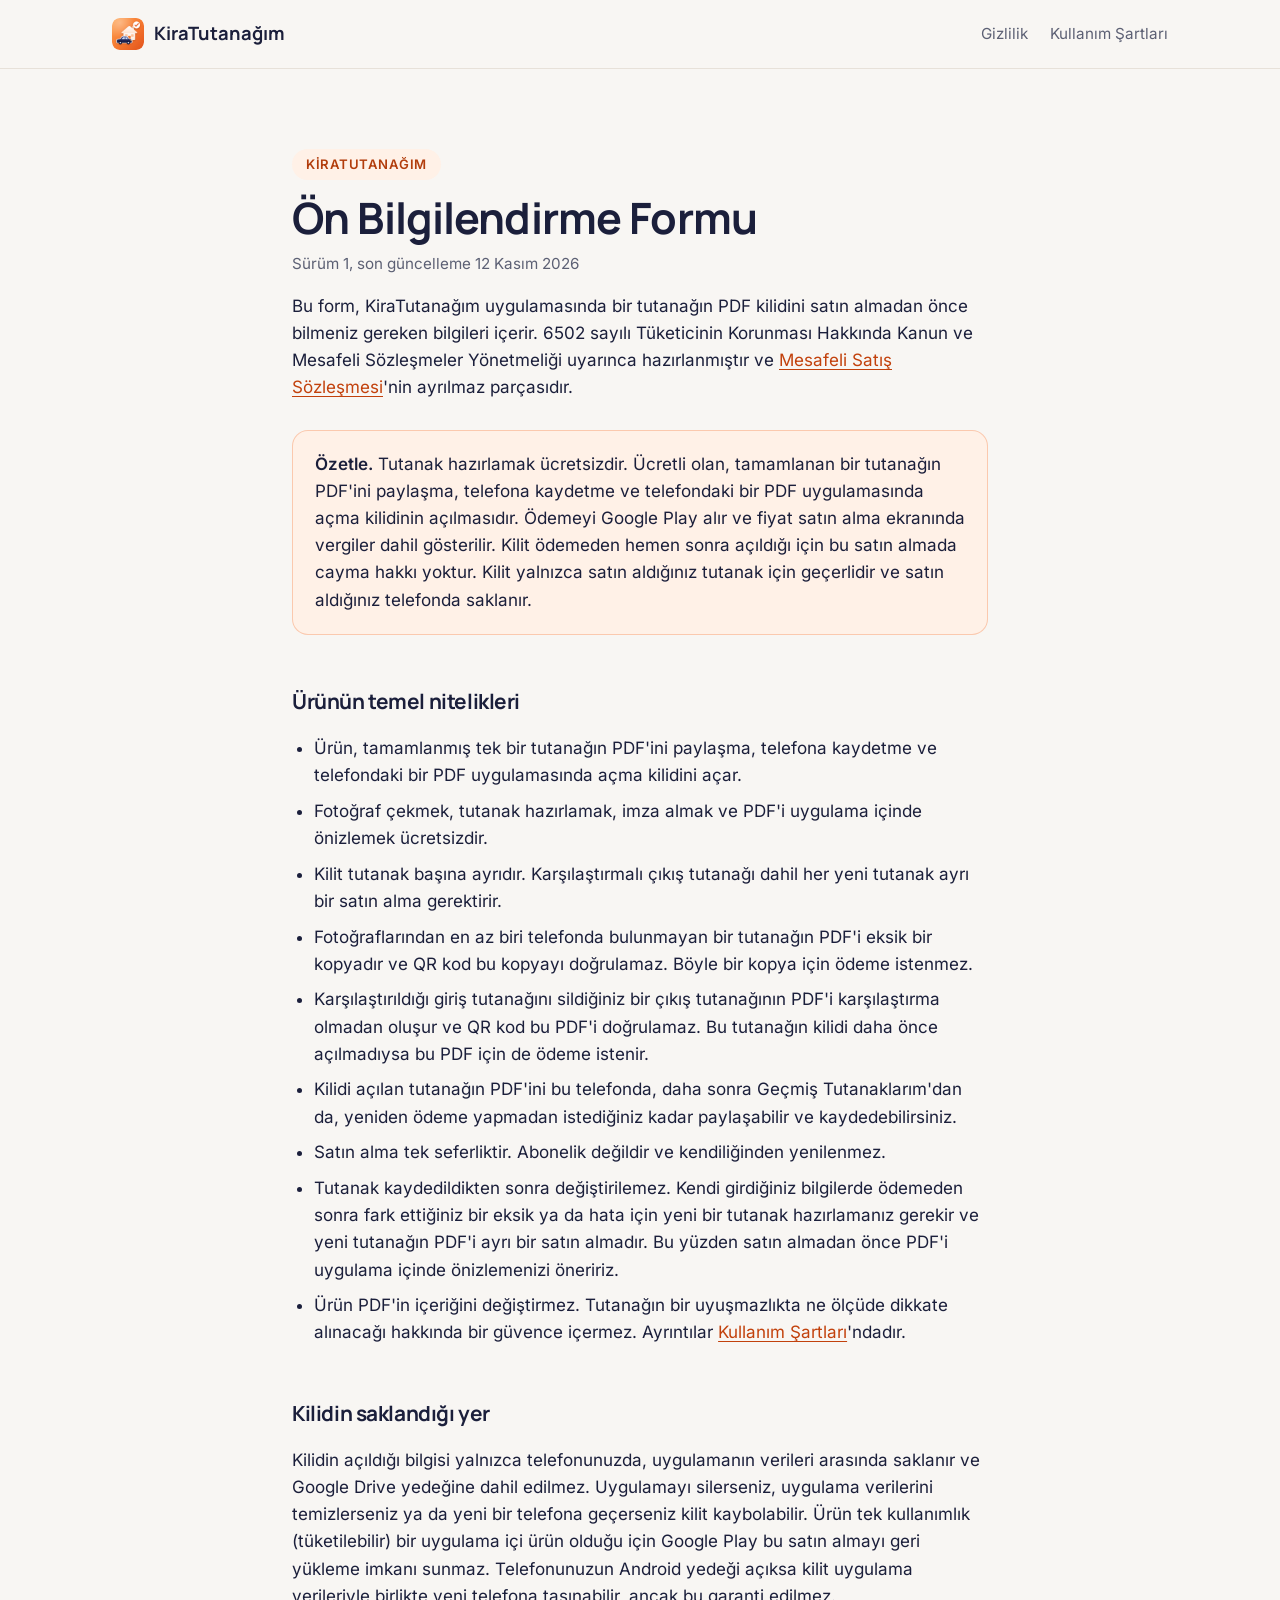
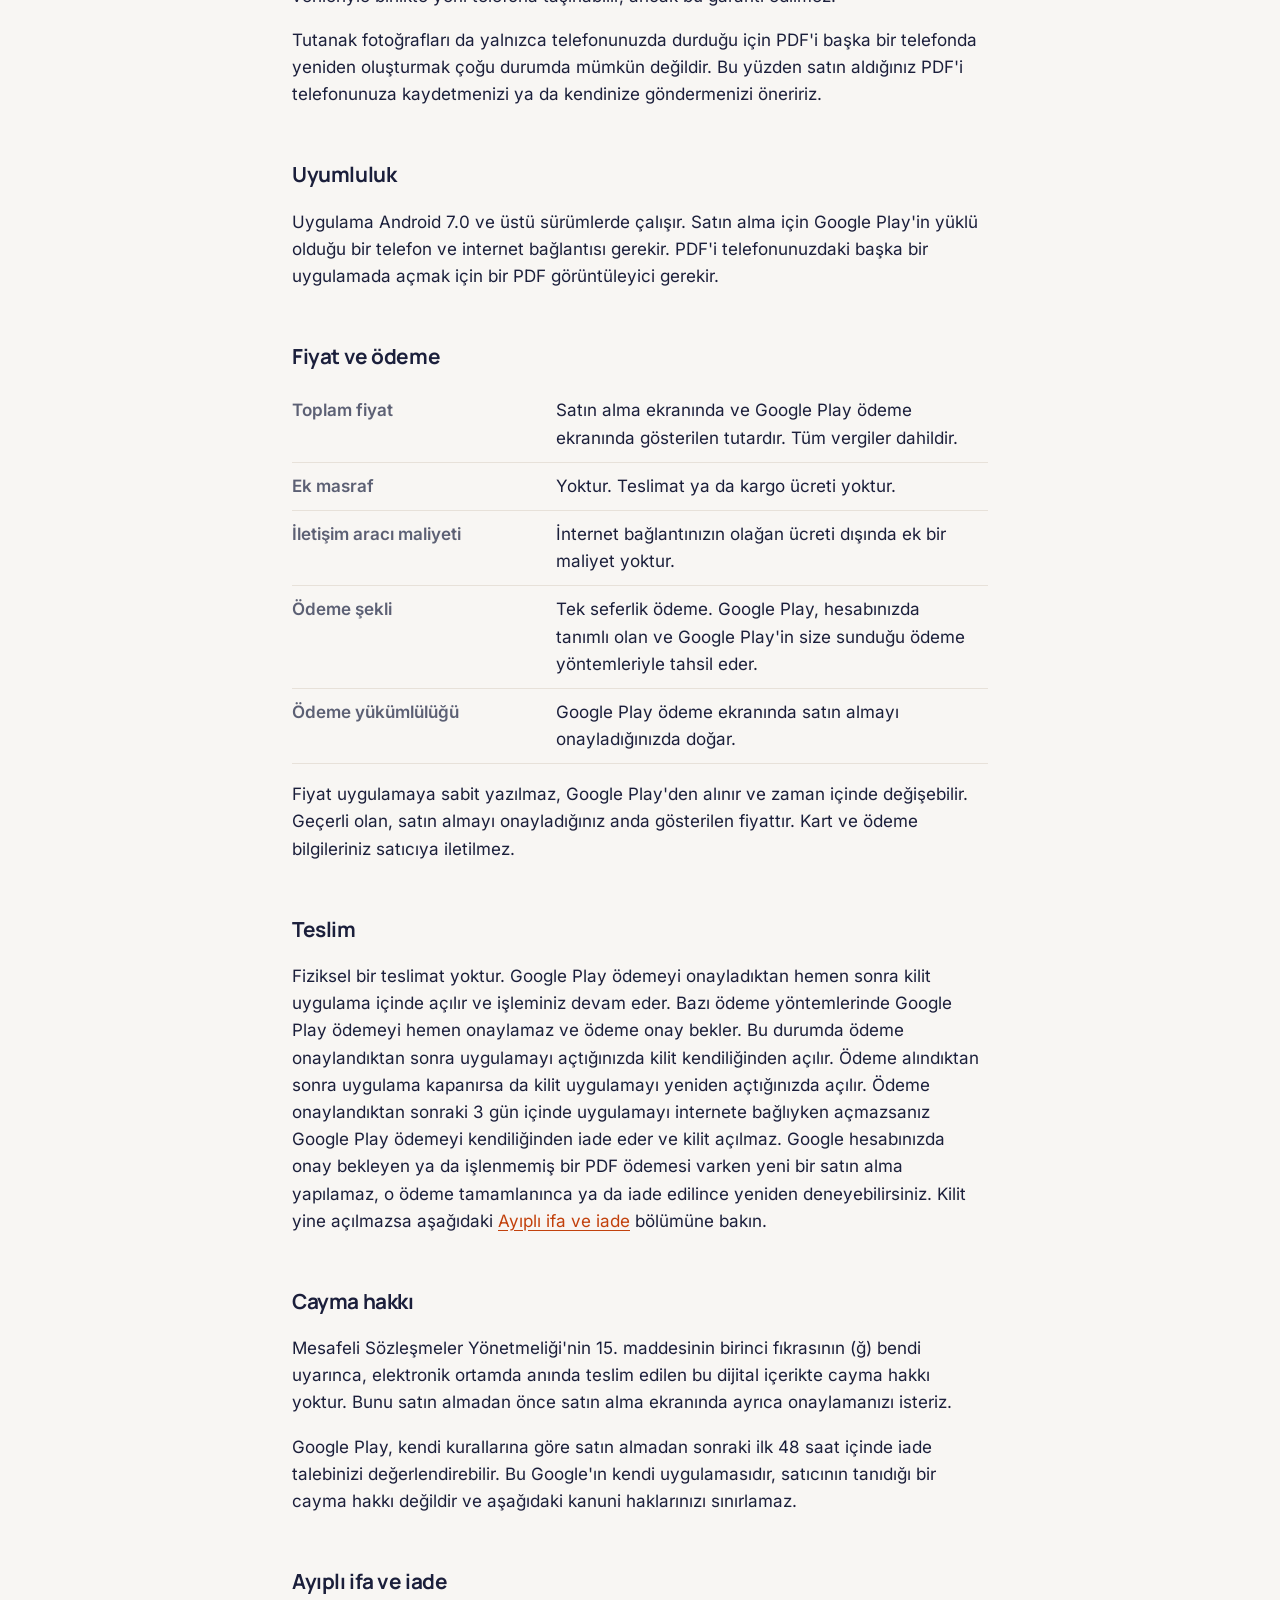
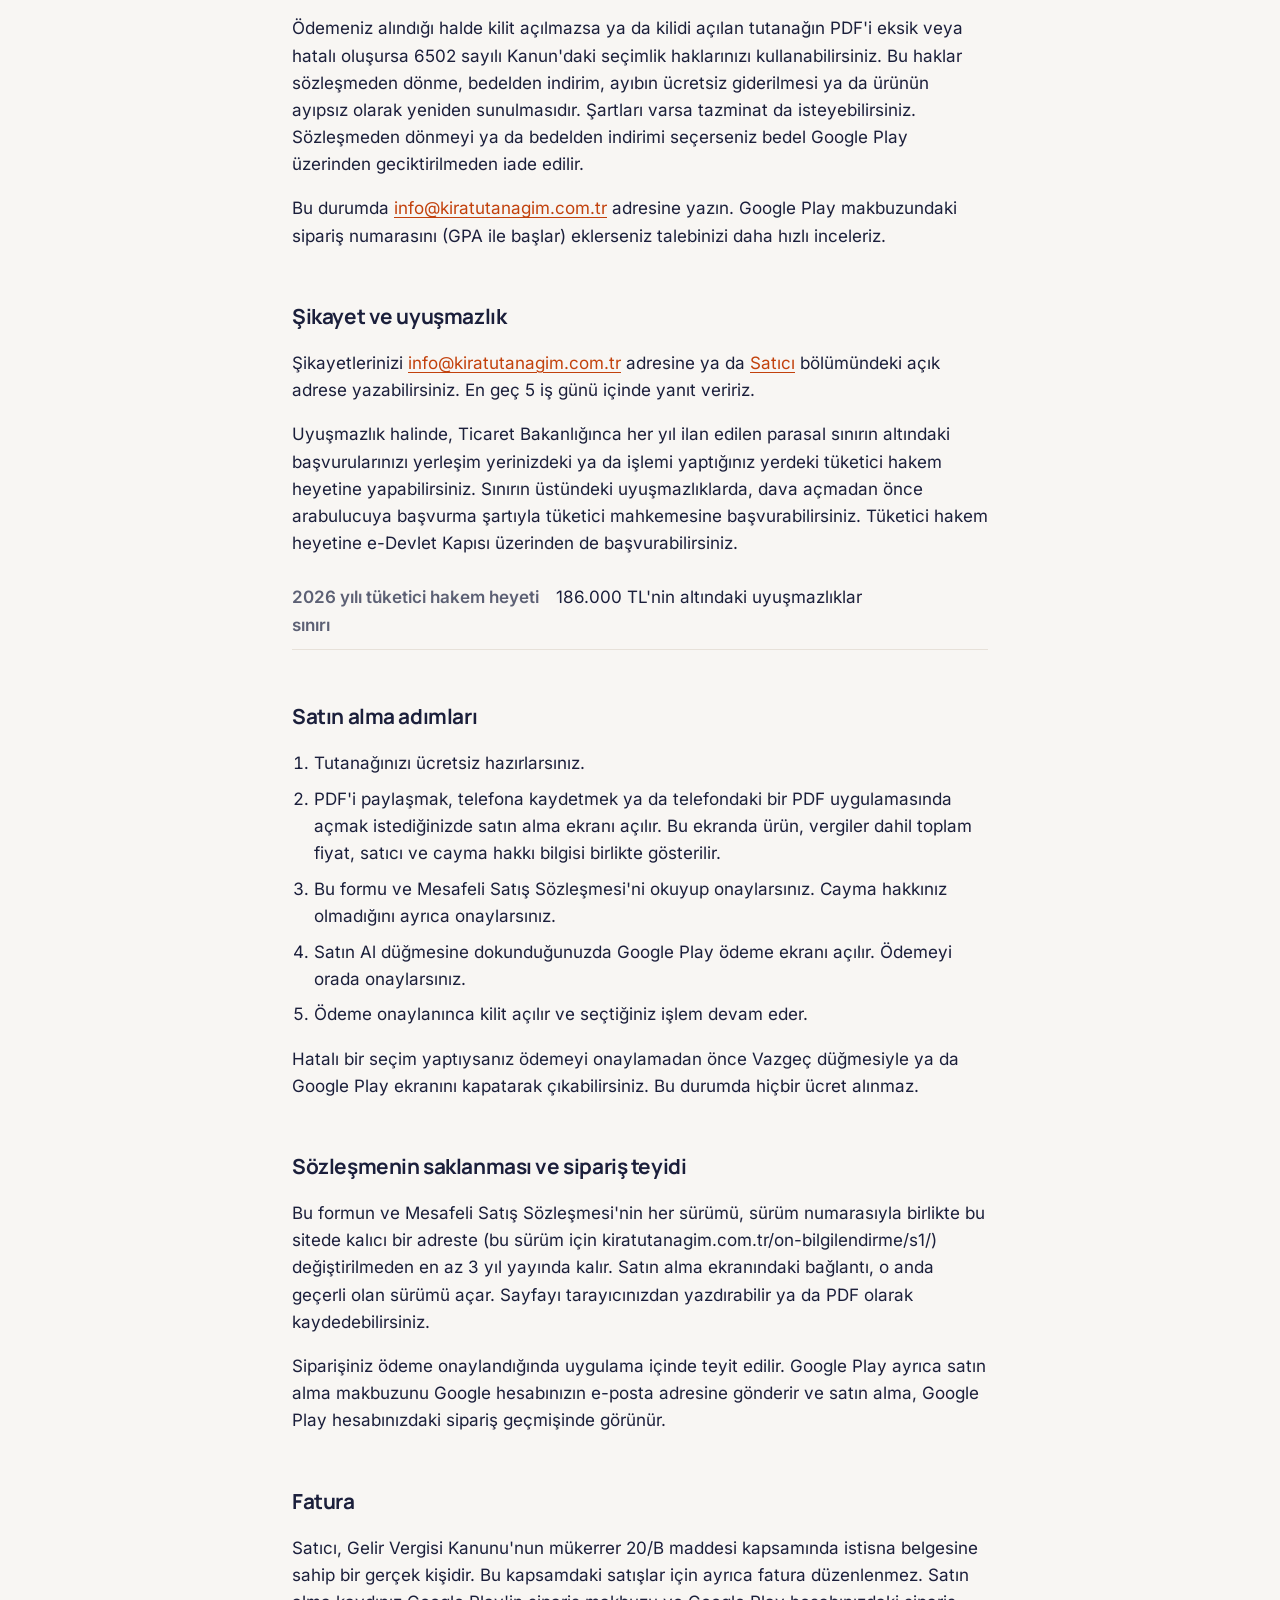
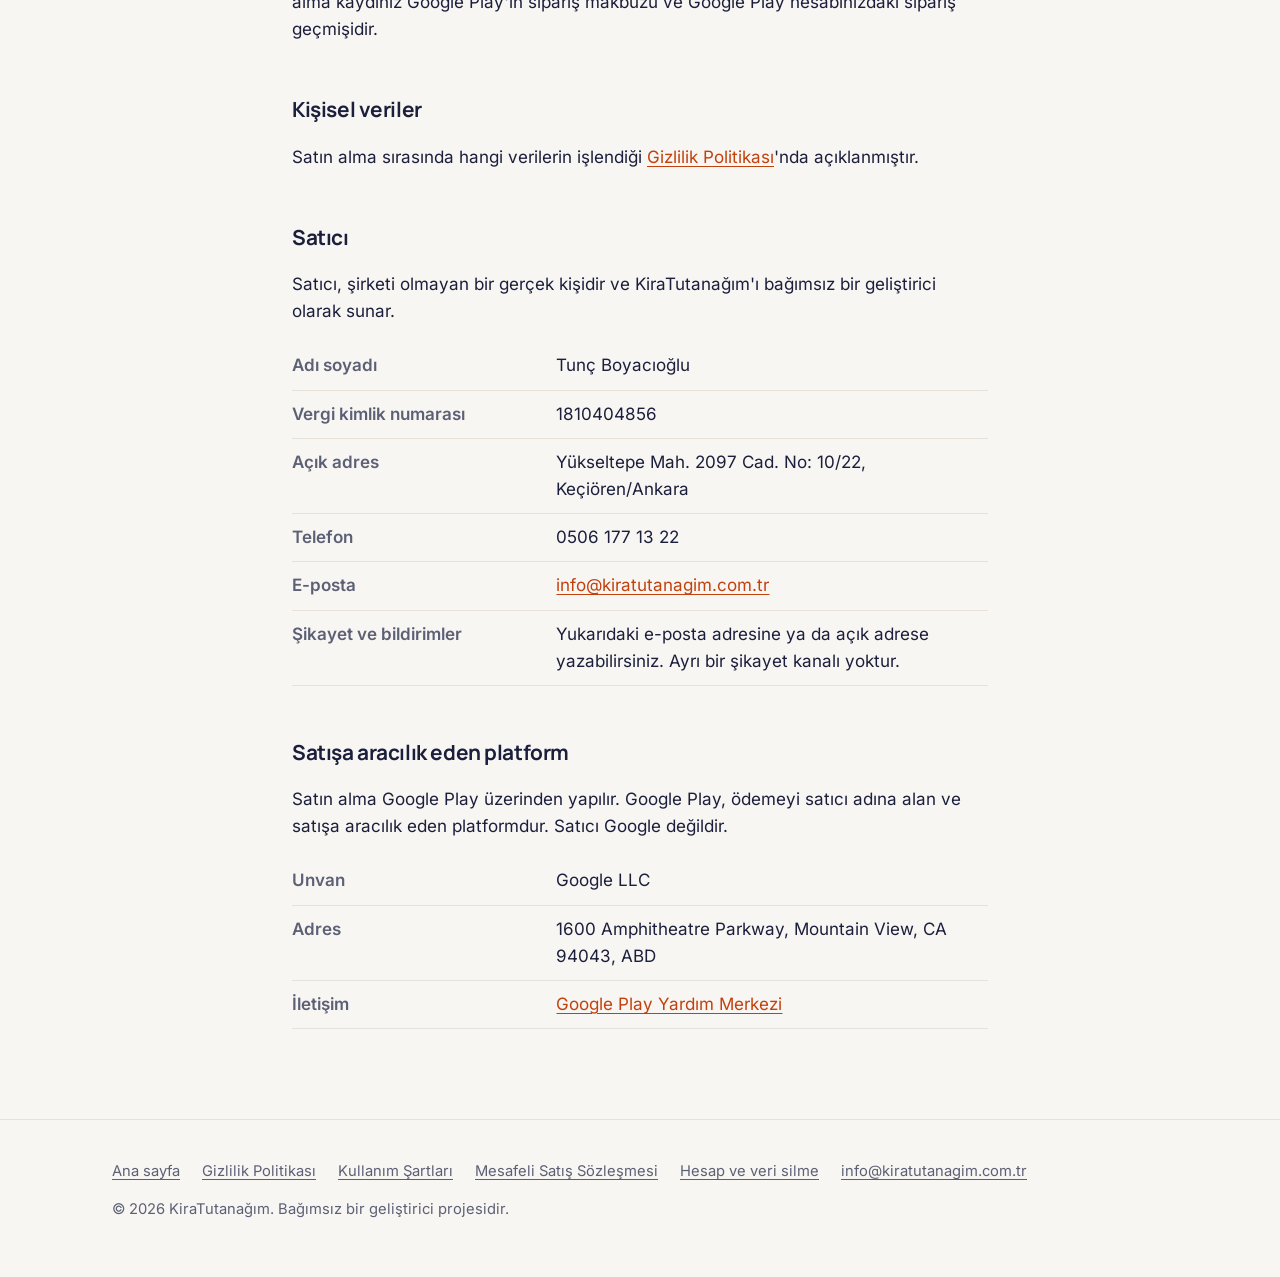
<file: on-bilgilendirme/s1/index.html>
<!doctype html>
<html lang="tr">
<head>
<meta charset="utf-8">
<meta name="viewport" content="width=device-width, initial-scale=1">
<title>Ön Bilgilendirme Formu | KiraTutanağım</title>
<meta name="description" content="KiraTutanağım uygulamasında PDF kilidini satın almadan önce bilmeniz gerekenler. Satıcı, fiyat, ödeme, cayma hakkı, iade ve şikayet yolları.">
<link rel="canonical" href="https://kiratutanagim.com.tr/on-bilgilendirme/">
<meta name="robots" content="noindex">
<meta name="theme-color" content="#f7f7f5" media="(prefers-color-scheme: light)">
<meta name="theme-color" content="#0e0f14" media="(prefers-color-scheme: dark)">
<link rel="icon" type="image/png" sizes="32x32" href="../../assets/img/favicon-32.png">
<link rel="apple-touch-icon" href="../../assets/img/apple-touch-icon.png">
<link rel="stylesheet" href="../../assets/site.css">
</head>
<body>

<header class="site-header">
  <div class="wrap">
    <a class="brand" href="../../"><img src="../../assets/img/icon-192.png" alt="" width="32" height="32">KiraTutanağım</a>
    <nav class="site-nav" aria-label="Ana menü">
      <a href="../../gizlilik/">Gizlilik</a>
      <a class="nav-optional" href="../../kullanim-sartlari/">Kullanım Şartları</a>
    </nav>
  </div>
</header>

<main class="wrap doc">
  <span class="eyebrow">KiraTutanağım</span>
  <h1>Ön Bilgilendirme Formu</h1>
  <p class="updated">Sürüm 1, son güncelleme 12 Kasım 2026</p>

  <p>Bu form, KiraTutanağım uygulamasında bir tutanağın PDF kilidini satın almadan önce bilmeniz gereken bilgileri içerir. 6502 sayılı Tüketicinin Korunması Hakkında Kanun ve Mesafeli Sözleşmeler Yönetmeliği uyarınca hazırlanmıştır ve <a href="../../mesafeli-satis-sozlesmesi/s1/">Mesafeli Satış Sözleşmesi</a>'nin ayrılmaz parçasıdır.</p>

  <div class="summary-card">
    <p><strong>Özetle.</strong> Tutanak hazırlamak ücretsizdir. Ücretli olan, tamamlanan bir tutanağın PDF'ini paylaşma, telefona kaydetme ve telefondaki bir PDF uygulamasında açma kilidinin açılmasıdır. Ödemeyi Google Play alır ve fiyat satın alma ekranında vergiler dahil gösterilir. Kilit ödemeden hemen sonra açıldığı için bu satın almada cayma hakkı yoktur. Kilit yalnızca satın aldığınız tutanak için geçerlidir ve satın aldığınız telefonda saklanır.</p>
  </div>

  <h2 id="urun">Ürünün temel nitelikleri</h2>
  <ul>
    <li>Ürün, tamamlanmış tek bir tutanağın PDF'ini paylaşma, telefona kaydetme ve telefondaki bir PDF uygulamasında açma kilidini açar.</li>
    <li>Fotoğraf çekmek, tutanak hazırlamak, imza almak ve PDF'i uygulama içinde önizlemek ücretsizdir.</li>
    <li>Kilit tutanak başına ayrıdır. Karşılaştırmalı çıkış tutanağı dahil her yeni tutanak ayrı bir satın alma gerektirir.</li>
    <li>Fotoğraflarından en az biri telefonda bulunmayan bir tutanağın PDF'i eksik bir kopyadır ve QR kod bu kopyayı doğrulamaz. Böyle bir kopya için ödeme istenmez.</li>
    <li>Karşılaştırıldığı giriş tutanağını sildiğiniz bir çıkış tutanağının PDF'i karşılaştırma olmadan oluşur ve QR kod bu PDF'i doğrulamaz. Bu tutanağın kilidi daha önce açılmadıysa bu PDF için de ödeme istenir.</li>
    <li>Kilidi açılan tutanağın PDF'ini bu telefonda, daha sonra Geçmiş Tutanaklarım'dan da, yeniden ödeme yapmadan istediğiniz kadar paylaşabilir ve kaydedebilirsiniz.</li>
    <li>Satın alma tek seferliktir. Abonelik değildir ve kendiliğinden yenilenmez.</li>
    <li>Tutanak kaydedildikten sonra değiştirilemez. Kendi girdiğiniz bilgilerde ödemeden sonra fark ettiğiniz bir eksik ya da hata için yeni bir tutanak hazırlamanız gerekir ve yeni tutanağın PDF'i ayrı bir satın almadır. Bu yüzden satın almadan önce PDF'i uygulama içinde önizlemenizi öneririz.</li>
    <li>Ürün PDF'in içeriğini değiştirmez. Tutanağın bir uyuşmazlıkta ne ölçüde dikkate alınacağı hakkında bir güvence içermez. Ayrıntılar <a href="../../kullanim-sartlari/">Kullanım Şartları</a>'ndadır.</li>
  </ul>

  <h2 id="kilit">Kilidin saklandığı yer</h2>
  <p>Kilidin açıldığı bilgisi yalnızca telefonunuzda, uygulamanın verileri arasında saklanır ve Google Drive yedeğine dahil edilmez. Uygulamayı silerseniz, uygulama verilerini temizlerseniz ya da yeni bir telefona geçerseniz kilit kaybolabilir. Ürün tek kullanımlık (tüketilebilir) bir uygulama içi ürün olduğu için Google Play bu satın almayı geri yükleme imkanı sunmaz. Telefonunuzun Android yedeği açıksa kilit uygulama verileriyle birlikte yeni telefona taşınabilir, ancak bu garanti edilmez.</p>
  <p>Tutanak fotoğrafları da yalnızca telefonunuzda durduğu için PDF'i başka bir telefonda yeniden oluşturmak çoğu durumda mümkün değildir. Bu yüzden satın aldığınız PDF'i telefonunuza kaydetmenizi ya da kendinize göndermenizi öneririz.</p>

  <h2 id="uyumluluk">Uyumluluk</h2>
  <p>Uygulama Android 7.0 ve üstü sürümlerde çalışır. Satın alma için Google Play'in yüklü olduğu bir telefon ve internet bağlantısı gerekir. PDF'i telefonunuzdaki başka bir uygulamada açmak için bir PDF görüntüleyici gerekir.</p>

  <h2 id="fiyat">Fiyat ve ödeme</h2>
  <table class="info-table">
    <tr><th scope="row">Toplam fiyat</th><td>Satın alma ekranında ve Google Play ödeme ekranında gösterilen tutardır. Tüm vergiler dahildir.</td></tr>
    <tr><th scope="row">Ek masraf</th><td>Yoktur. Teslimat ya da kargo ücreti yoktur.</td></tr>
    <tr><th scope="row">İletişim aracı maliyeti</th><td>İnternet bağlantınızın olağan ücreti dışında ek bir maliyet yoktur.</td></tr>
    <tr><th scope="row">Ödeme şekli</th><td>Tek seferlik ödeme. Google Play, hesabınızda tanımlı olan ve Google Play'in size sunduğu ödeme yöntemleriyle tahsil eder.</td></tr>
    <tr><th scope="row">Ödeme yükümlülüğü</th><td>Google Play ödeme ekranında satın almayı onayladığınızda doğar.</td></tr>
  </table>
  <p>Fiyat uygulamaya sabit yazılmaz, Google Play'den alınır ve zaman içinde değişebilir. Geçerli olan, satın almayı onayladığınız anda gösterilen fiyattır. Kart ve ödeme bilgileriniz satıcıya iletilmez.</p>

  <h2 id="teslim">Teslim</h2>
  <p>Fiziksel bir teslimat yoktur. Google Play ödemeyi onayladıktan hemen sonra kilit uygulama içinde açılır ve işleminiz devam eder. Bazı ödeme yöntemlerinde Google Play ödemeyi hemen onaylamaz ve ödeme onay bekler. Bu durumda ödeme onaylandıktan sonra uygulamayı açtığınızda kilit kendiliğinden açılır. Ödeme alındıktan sonra uygulama kapanırsa da kilit uygulamayı yeniden açtığınızda açılır. Ödeme onaylandıktan sonraki 3 gün içinde uygulamayı internete bağlıyken açmazsanız Google Play ödemeyi kendiliğinden iade eder ve kilit açılmaz. Google hesabınızda onay bekleyen ya da işlenmemiş bir PDF ödemesi varken yeni bir satın alma yapılamaz, o ödeme tamamlanınca ya da iade edilince yeniden deneyebilirsiniz. Kilit yine açılmazsa aşağıdaki <a href="#ayip">Ayıplı ifa ve iade</a> bölümüne bakın.</p>

  <h2 id="cayma">Cayma hakkı</h2>
  <p>Mesafeli Sözleşmeler Yönetmeliği'nin 15. maddesinin birinci fıkrasının (ğ) bendi uyarınca, elektronik ortamda anında teslim edilen bu dijital içerikte cayma hakkı yoktur. Bunu satın almadan önce satın alma ekranında ayrıca onaylamanızı isteriz.</p>
  <p>Google Play, kendi kurallarına göre satın almadan sonraki ilk 48 saat içinde iade talebinizi değerlendirebilir. Bu Google'ın kendi uygulamasıdır, satıcının tanıdığı bir cayma hakkı değildir ve aşağıdaki kanuni haklarınızı sınırlamaz.</p>

  <h2 id="ayip">Ayıplı ifa ve iade</h2>
  <p>Ödemeniz alındığı halde kilit açılmazsa ya da kilidi açılan tutanağın PDF'i eksik veya hatalı oluşursa 6502 sayılı Kanun'daki seçimlik haklarınızı kullanabilirsiniz. Bu haklar sözleşmeden dönme, bedelden indirim, ayıbın ücretsiz giderilmesi ya da ürünün ayıpsız olarak yeniden sunulmasıdır. Şartları varsa tazminat da isteyebilirsiniz. Sözleşmeden dönmeyi ya da bedelden indirimi seçerseniz bedel Google Play üzerinden geciktirilmeden iade edilir.</p>
  <p>Bu durumda <a href="mailto:info@kiratutanagim.com.tr">info@kiratutanagim.com.tr</a> adresine yazın. Google Play makbuzundaki sipariş numarasını (GPA ile başlar) eklerseniz talebinizi daha hızlı inceleriz.</p>

  <h2 id="sikayet">Şikayet ve uyuşmazlık</h2>
  <p>Şikayetlerinizi <a href="mailto:info@kiratutanagim.com.tr">info@kiratutanagim.com.tr</a> adresine ya da <a href="#satici">Satıcı</a> bölümündeki açık adrese yazabilirsiniz. En geç 5 iş günü içinde yanıt veririz.</p>
  <p>Uyuşmazlık halinde, Ticaret Bakanlığınca her yıl ilan edilen parasal sınırın altındaki başvurularınızı yerleşim yerinizdeki ya da işlemi yaptığınız yerdeki tüketici hakem heyetine yapabilirsiniz. Sınırın üstündeki uyuşmazlıklarda, dava açmadan önce arabulucuya başvurma şartıyla tüketici mahkemesine başvurabilirsiniz. Tüketici hakem heyetine e-Devlet Kapısı üzerinden de başvurabilirsiniz.</p>
  <table class="info-table">
    <tr><th scope="row">2026 yılı tüketici hakem heyeti sınırı</th><td>186.000 TL'nin altındaki uyuşmazlıklar</td></tr>
  </table>

  <h2 id="adimlar">Satın alma adımları</h2>
  <ol>
    <li>Tutanağınızı ücretsiz hazırlarsınız.</li>
    <li>PDF'i paylaşmak, telefona kaydetmek ya da telefondaki bir PDF uygulamasında açmak istediğinizde satın alma ekranı açılır. Bu ekranda ürün, vergiler dahil toplam fiyat, satıcı ve cayma hakkı bilgisi birlikte gösterilir.</li>
    <li>Bu formu ve Mesafeli Satış Sözleşmesi'ni okuyup onaylarsınız. Cayma hakkınız olmadığını ayrıca onaylarsınız.</li>
    <li>Satın Al düğmesine dokunduğunuzda Google Play ödeme ekranı açılır. Ödemeyi orada onaylarsınız.</li>
    <li>Ödeme onaylanınca kilit açılır ve seçtiğiniz işlem devam eder.</li>
  </ol>
  <p>Hatalı bir seçim yaptıysanız ödemeyi onaylamadan önce Vazgeç düğmesiyle ya da Google Play ekranını kapatarak çıkabilirsiniz. Bu durumda hiçbir ücret alınmaz.</p>

  <h2 id="saklama">Sözleşmenin saklanması ve sipariş teyidi</h2>
  <p>Bu formun ve Mesafeli Satış Sözleşmesi'nin her sürümü, sürüm numarasıyla birlikte bu sitede kalıcı bir adreste (bu sürüm için kiratutanagim.com.tr/on-bilgilendirme/s1/) değiştirilmeden en az 3 yıl yayında kalır. Satın alma ekranındaki bağlantı, o anda geçerli olan sürümü açar. Sayfayı tarayıcınızdan yazdırabilir ya da PDF olarak kaydedebilirsiniz.</p>
  <p>Siparişiniz ödeme onaylandığında uygulama içinde teyit edilir. Google Play ayrıca satın alma makbuzunu Google hesabınızın e-posta adresine gönderir ve satın alma, Google Play hesabınızdaki sipariş geçmişinde görünür.</p>

  <h2 id="fatura">Fatura</h2>
  <p>Satıcı, Gelir Vergisi Kanunu'nun mükerrer 20/B maddesi kapsamında istisna belgesine sahip bir gerçek kişidir. Bu kapsamdaki satışlar için ayrıca fatura düzenlenmez. Satın alma kaydınız Google Play'in sipariş makbuzu ve Google Play hesabınızdaki sipariş geçmişidir.</p>

  <h2 id="kisisel-veriler">Kişisel veriler</h2>
  <p>Satın alma sırasında hangi verilerin işlendiği <a href="../../gizlilik/">Gizlilik Politikası</a>'nda açıklanmıştır.</p>

  <h2 id="satici">Satıcı</h2>
  <p>Satıcı, şirketi olmayan bir gerçek kişidir ve KiraTutanağım'ı bağımsız bir geliştirici olarak sunar.</p>
  <table class="info-table">
    <tr><th scope="row">Adı soyadı</th><td>Tunç Boyacıoğlu</td></tr>
    <tr><th scope="row">Vergi kimlik numarası</th><td>1810404856</td></tr>
    <tr><th scope="row">Açık adres</th><td>Yükseltepe Mah. 2097 Cad. No: 10/22, Keçiören/Ankara</td></tr>
    <tr><th scope="row">Telefon</th><td>0506 177 13 22</td></tr>
    <tr><th scope="row">E-posta</th><td><a href="mailto:info@kiratutanagim.com.tr">info@kiratutanagim.com.tr</a></td></tr>
    <tr><th scope="row">Şikayet ve bildirimler</th><td>Yukarıdaki e-posta adresine ya da açık adrese yazabilirsiniz. Ayrı bir şikayet kanalı yoktur.</td></tr>
  </table>

  <h2 id="platform">Satışa aracılık eden platform</h2>
  <p>Satın alma Google Play üzerinden yapılır. Google Play, ödemeyi satıcı adına alan ve satışa aracılık eden platformdur. Satıcı Google değildir.</p>
  <table class="info-table">
    <tr><th scope="row">Unvan</th><td>Google LLC</td></tr>
    <tr><th scope="row">Adres</th><td>1600 Amphitheatre Parkway, Mountain View, CA 94043, ABD</td></tr>
    <tr><th scope="row">İletişim</th><td><a href="https://support.google.com/googleplay">Google Play Yardım Merkezi</a></td></tr>
  </table>
</main>

<footer class="site-footer">
  <div class="wrap">
    <nav class="footer-links" aria-label="Alt menü">
      <a href="../../">Ana sayfa</a>
      <a href="../../gizlilik/">Gizlilik Politikası</a>
      <a href="../../kullanim-sartlari/">Kullanım Şartları</a>
      <a href="../../mesafeli-satis-sozlesmesi/s1/">Mesafeli Satış Sözleşmesi</a>
      <a href="../../hesap-silme/">Hesap ve veri silme</a>
      <a href="mailto:info@kiratutanagim.com.tr">info@kiratutanagim.com.tr</a>
    </nav>
    <p>© 2026 KiraTutanağım. Bağımsız bir geliştirici projesidir.</p>
  </div>
</footer>

</body>
</html>
</file>
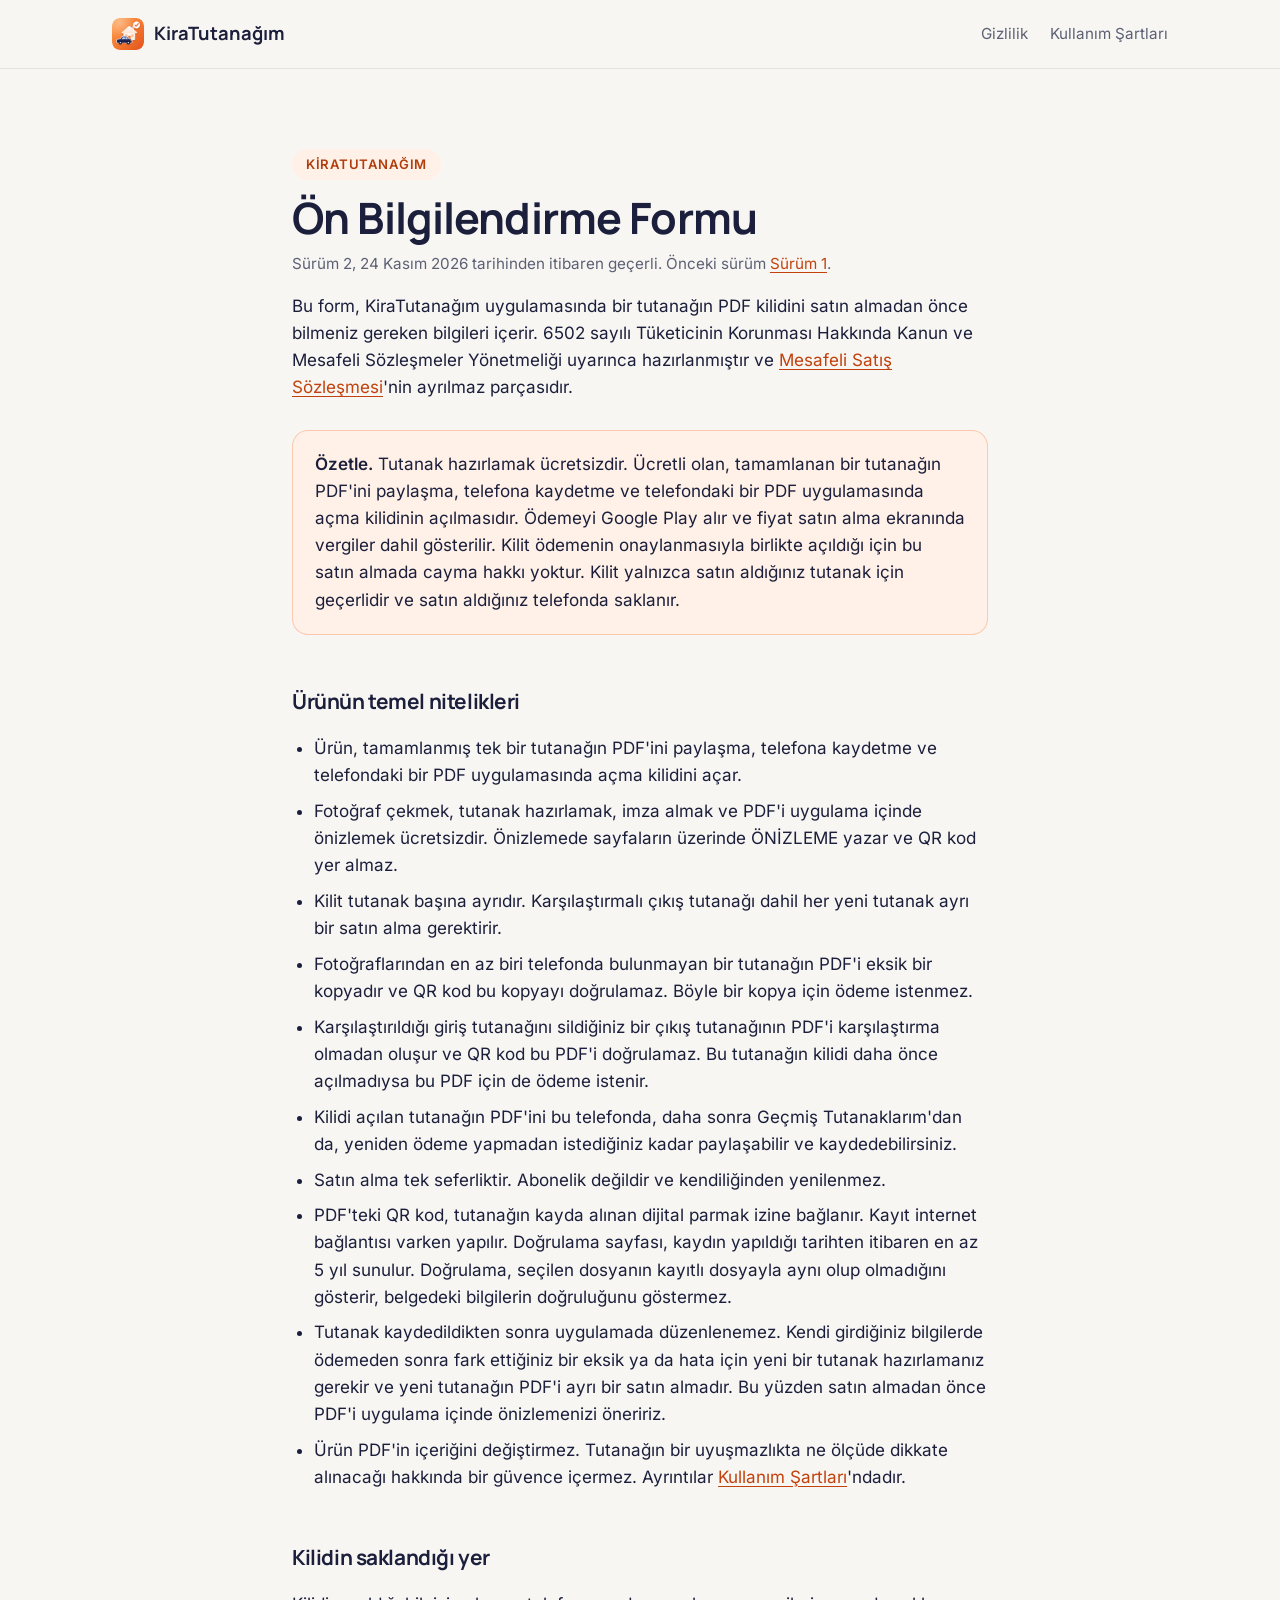
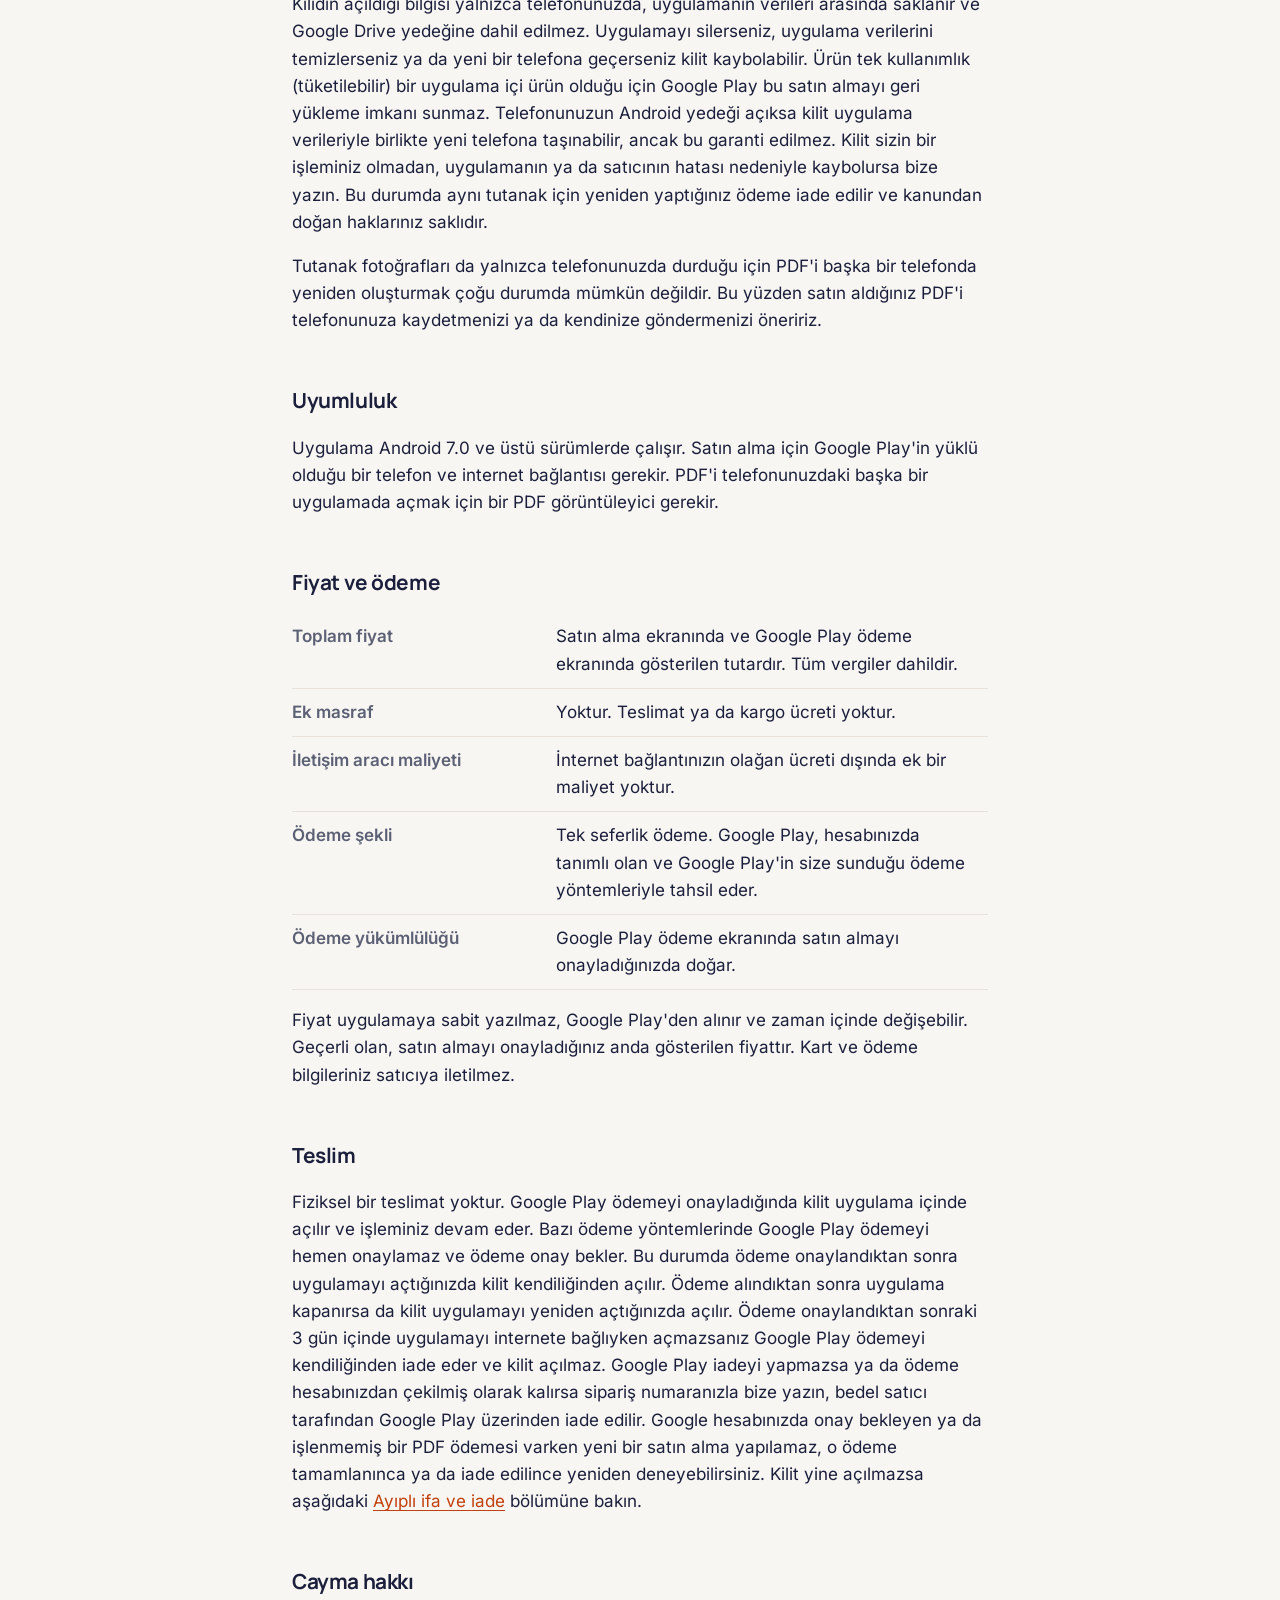
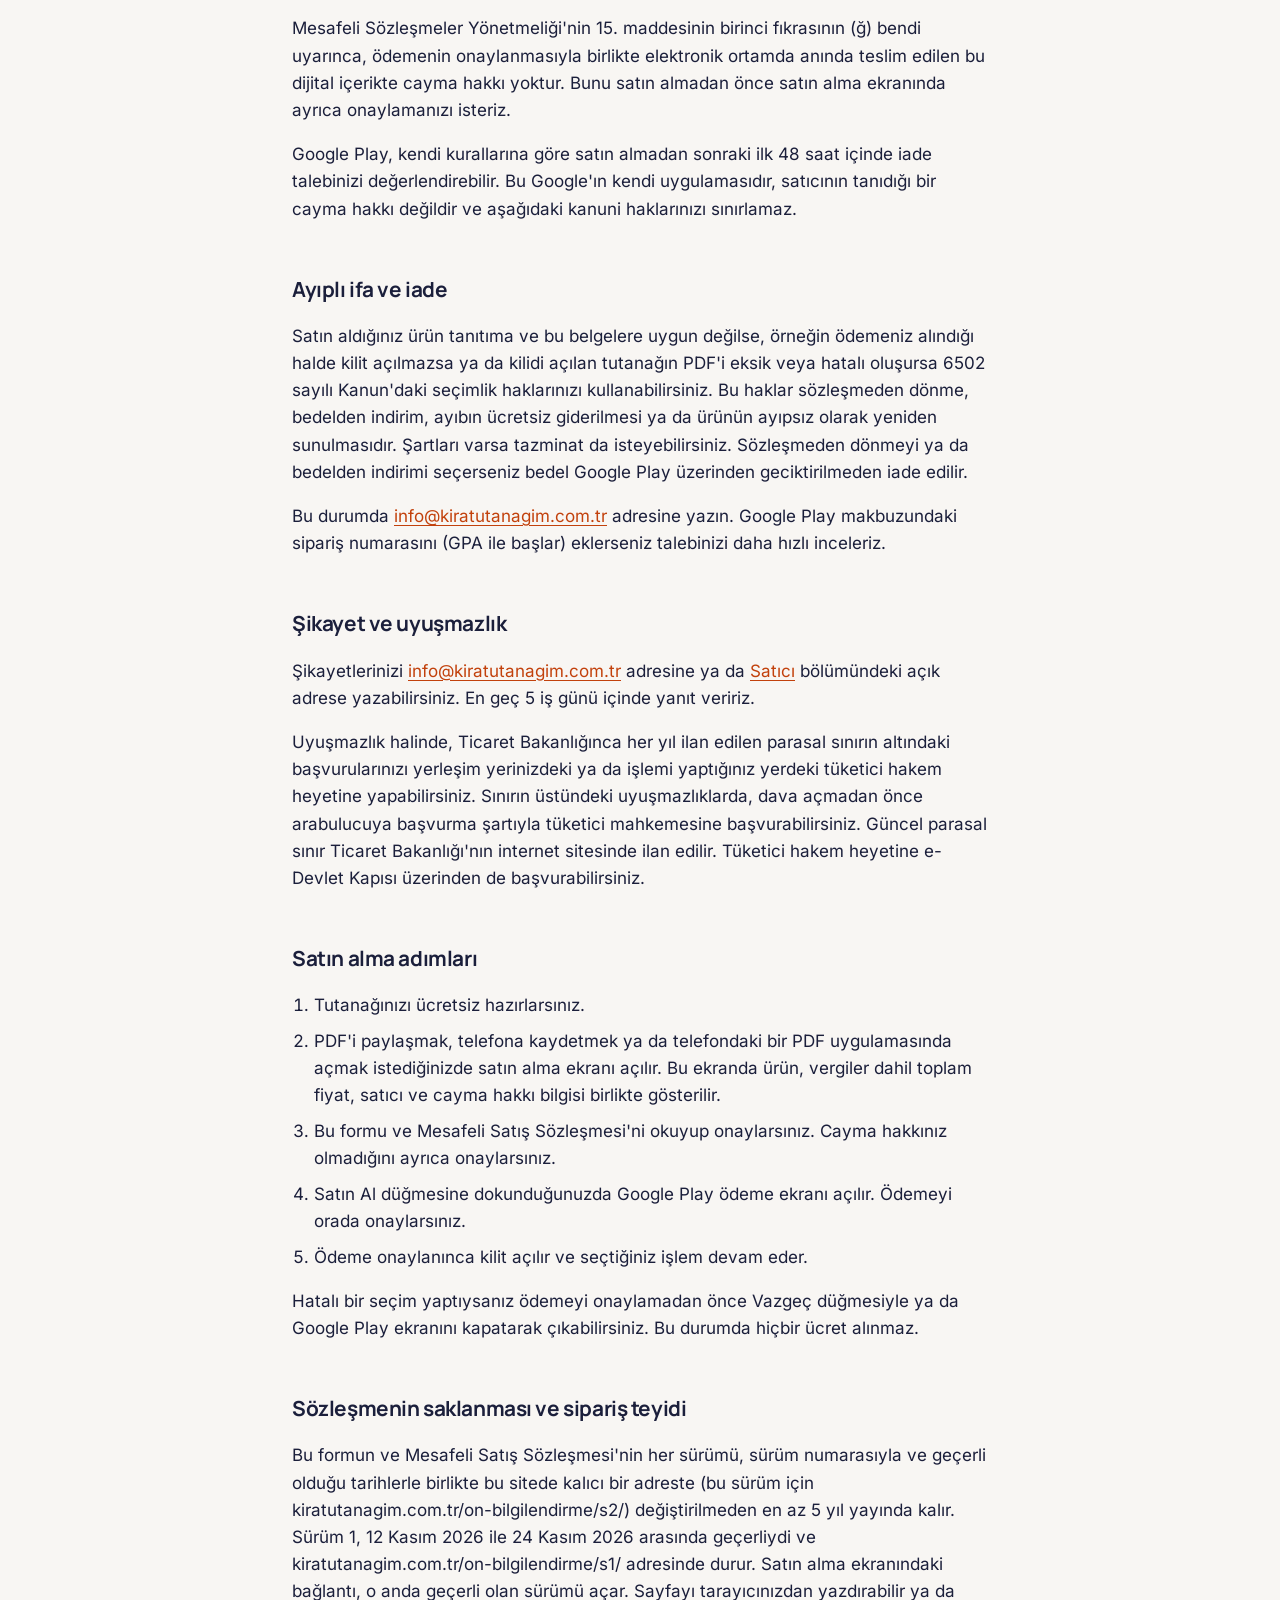
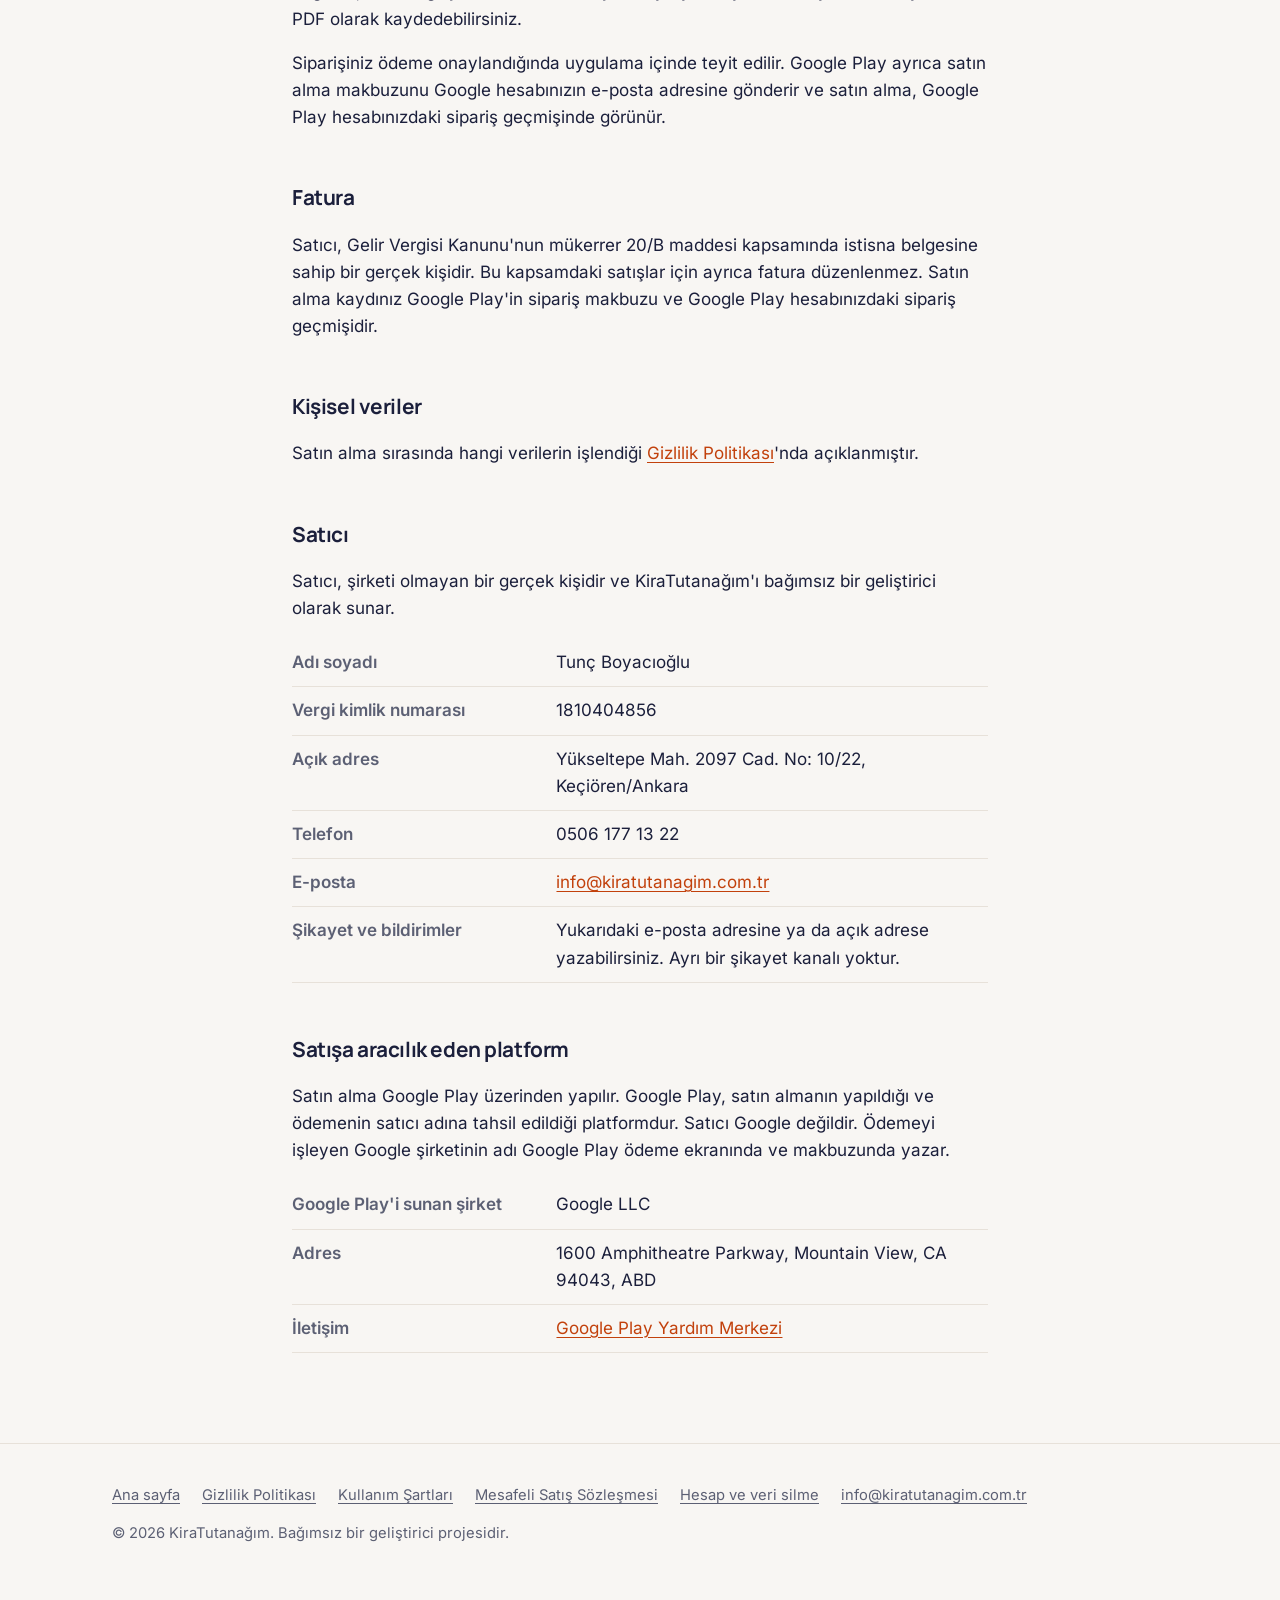
<file: on-bilgilendirme/s2/index.html>
<!doctype html>
<html lang="tr">
<head>
<meta charset="utf-8">
<meta name="viewport" content="width=device-width, initial-scale=1">
<title>Ön Bilgilendirme Formu | KiraTutanağım</title>
<meta name="description" content="KiraTutanağım uygulamasında PDF kilidini satın almadan önce bilmeniz gerekenler. Satıcı, fiyat, ödeme, cayma hakkı, iade ve şikayet yolları.">
<link rel="canonical" href="https://kiratutanagim.com.tr/on-bilgilendirme/">
<meta name="robots" content="noindex">
<meta name="theme-color" content="#f7f7f5" media="(prefers-color-scheme: light)">
<meta name="theme-color" content="#0e0f14" media="(prefers-color-scheme: dark)">
<link rel="icon" type="image/png" sizes="32x32" href="../../assets/img/favicon-32.png">
<link rel="apple-touch-icon" href="../../assets/img/apple-touch-icon.png">
<link rel="stylesheet" href="../../assets/site.css">
</head>
<body>

<header class="site-header">
  <div class="wrap">
    <a class="brand" href="../../"><img src="../../assets/img/icon-192.png" alt="" width="32" height="32">KiraTutanağım</a>
    <nav class="site-nav" aria-label="Ana menü">
      <a href="../../gizlilik/">Gizlilik</a>
      <a class="nav-optional" href="../../kullanim-sartlari/">Kullanım Şartları</a>
    </nav>
  </div>
</header>

<main class="wrap doc">
  <span class="eyebrow">KiraTutanağım</span>
  <h1>Ön Bilgilendirme Formu</h1>
  <p class="updated">Sürüm 2, 24 Kasım 2026 tarihinden itibaren geçerli. Önceki sürüm <a href="../s1/">Sürüm 1</a>.</p>

  <p>Bu form, KiraTutanağım uygulamasında bir tutanağın PDF kilidini satın almadan önce bilmeniz gereken bilgileri içerir. 6502 sayılı Tüketicinin Korunması Hakkında Kanun ve Mesafeli Sözleşmeler Yönetmeliği uyarınca hazırlanmıştır ve <a href="../../mesafeli-satis-sozlesmesi/s2/">Mesafeli Satış Sözleşmesi</a>'nin ayrılmaz parçasıdır.</p>

  <div class="summary-card">
    <p><strong>Özetle.</strong> Tutanak hazırlamak ücretsizdir. Ücretli olan, tamamlanan bir tutanağın PDF'ini paylaşma, telefona kaydetme ve telefondaki bir PDF uygulamasında açma kilidinin açılmasıdır. Ödemeyi Google Play alır ve fiyat satın alma ekranında vergiler dahil gösterilir. Kilit ödemenin onaylanmasıyla birlikte açıldığı için bu satın almada cayma hakkı yoktur. Kilit yalnızca satın aldığınız tutanak için geçerlidir ve satın aldığınız telefonda saklanır.</p>
  </div>

  <h2 id="urun">Ürünün temel nitelikleri</h2>
  <ul>
    <li>Ürün, tamamlanmış tek bir tutanağın PDF'ini paylaşma, telefona kaydetme ve telefondaki bir PDF uygulamasında açma kilidini açar.</li>
    <li>Fotoğraf çekmek, tutanak hazırlamak, imza almak ve PDF'i uygulama içinde önizlemek ücretsizdir. Önizlemede sayfaların üzerinde ÖNİZLEME yazar ve QR kod yer almaz.</li>
    <li>Kilit tutanak başına ayrıdır. Karşılaştırmalı çıkış tutanağı dahil her yeni tutanak ayrı bir satın alma gerektirir.</li>
    <li>Fotoğraflarından en az biri telefonda bulunmayan bir tutanağın PDF'i eksik bir kopyadır ve QR kod bu kopyayı doğrulamaz. Böyle bir kopya için ödeme istenmez.</li>
    <li>Karşılaştırıldığı giriş tutanağını sildiğiniz bir çıkış tutanağının PDF'i karşılaştırma olmadan oluşur ve QR kod bu PDF'i doğrulamaz. Bu tutanağın kilidi daha önce açılmadıysa bu PDF için de ödeme istenir.</li>
    <li>Kilidi açılan tutanağın PDF'ini bu telefonda, daha sonra Geçmiş Tutanaklarım'dan da, yeniden ödeme yapmadan istediğiniz kadar paylaşabilir ve kaydedebilirsiniz.</li>
    <li>Satın alma tek seferliktir. Abonelik değildir ve kendiliğinden yenilenmez.</li>
    <li>PDF'teki QR kod, tutanağın kayda alınan dijital parmak izine bağlanır. Kayıt internet bağlantısı varken yapılır. Doğrulama sayfası, kaydın yapıldığı tarihten itibaren en az 5 yıl sunulur. Doğrulama, seçilen dosyanın kayıtlı dosyayla aynı olup olmadığını gösterir, belgedeki bilgilerin doğruluğunu göstermez.</li>
    <li>Tutanak kaydedildikten sonra uygulamada düzenlenemez. Kendi girdiğiniz bilgilerde ödemeden sonra fark ettiğiniz bir eksik ya da hata için yeni bir tutanak hazırlamanız gerekir ve yeni tutanağın PDF'i ayrı bir satın almadır. Bu yüzden satın almadan önce PDF'i uygulama içinde önizlemenizi öneririz.</li>
    <li>Ürün PDF'in içeriğini değiştirmez. Tutanağın bir uyuşmazlıkta ne ölçüde dikkate alınacağı hakkında bir güvence içermez. Ayrıntılar <a href="../../kullanim-sartlari/">Kullanım Şartları</a>'ndadır.</li>
  </ul>

  <h2 id="kilit">Kilidin saklandığı yer</h2>
  <p>Kilidin açıldığı bilgisi yalnızca telefonunuzda, uygulamanın verileri arasında saklanır ve Google Drive yedeğine dahil edilmez. Uygulamayı silerseniz, uygulama verilerini temizlerseniz ya da yeni bir telefona geçerseniz kilit kaybolabilir. Ürün tek kullanımlık (tüketilebilir) bir uygulama içi ürün olduğu için Google Play bu satın almayı geri yükleme imkanı sunmaz. Telefonunuzun Android yedeği açıksa kilit uygulama verileriyle birlikte yeni telefona taşınabilir, ancak bu garanti edilmez. Kilit sizin bir işleminiz olmadan, uygulamanın ya da satıcının hatası nedeniyle kaybolursa bize yazın. Bu durumda aynı tutanak için yeniden yaptığınız ödeme iade edilir ve kanundan doğan haklarınız saklıdır.</p>
  <p>Tutanak fotoğrafları da yalnızca telefonunuzda durduğu için PDF'i başka bir telefonda yeniden oluşturmak çoğu durumda mümkün değildir. Bu yüzden satın aldığınız PDF'i telefonunuza kaydetmenizi ya da kendinize göndermenizi öneririz.</p>

  <h2 id="uyumluluk">Uyumluluk</h2>
  <p>Uygulama Android 7.0 ve üstü sürümlerde çalışır. Satın alma için Google Play'in yüklü olduğu bir telefon ve internet bağlantısı gerekir. PDF'i telefonunuzdaki başka bir uygulamada açmak için bir PDF görüntüleyici gerekir.</p>

  <h2 id="fiyat">Fiyat ve ödeme</h2>
  <table class="info-table">
    <tr><th scope="row">Toplam fiyat</th><td>Satın alma ekranında ve Google Play ödeme ekranında gösterilen tutardır. Tüm vergiler dahildir.</td></tr>
    <tr><th scope="row">Ek masraf</th><td>Yoktur. Teslimat ya da kargo ücreti yoktur.</td></tr>
    <tr><th scope="row">İletişim aracı maliyeti</th><td>İnternet bağlantınızın olağan ücreti dışında ek bir maliyet yoktur.</td></tr>
    <tr><th scope="row">Ödeme şekli</th><td>Tek seferlik ödeme. Google Play, hesabınızda tanımlı olan ve Google Play'in size sunduğu ödeme yöntemleriyle tahsil eder.</td></tr>
    <tr><th scope="row">Ödeme yükümlülüğü</th><td>Google Play ödeme ekranında satın almayı onayladığınızda doğar.</td></tr>
  </table>
  <p>Fiyat uygulamaya sabit yazılmaz, Google Play'den alınır ve zaman içinde değişebilir. Geçerli olan, satın almayı onayladığınız anda gösterilen fiyattır. Kart ve ödeme bilgileriniz satıcıya iletilmez.</p>

  <h2 id="teslim">Teslim</h2>
  <p>Fiziksel bir teslimat yoktur. Google Play ödemeyi onayladığında kilit uygulama içinde açılır ve işleminiz devam eder. Bazı ödeme yöntemlerinde Google Play ödemeyi hemen onaylamaz ve ödeme onay bekler. Bu durumda ödeme onaylandıktan sonra uygulamayı açtığınızda kilit kendiliğinden açılır. Ödeme alındıktan sonra uygulama kapanırsa da kilit uygulamayı yeniden açtığınızda açılır. Ödeme onaylandıktan sonraki 3 gün içinde uygulamayı internete bağlıyken açmazsanız Google Play ödemeyi kendiliğinden iade eder ve kilit açılmaz. Google Play iadeyi yapmazsa ya da ödeme hesabınızdan çekilmiş olarak kalırsa sipariş numaranızla bize yazın, bedel satıcı tarafından Google Play üzerinden iade edilir. Google hesabınızda onay bekleyen ya da işlenmemiş bir PDF ödemesi varken yeni bir satın alma yapılamaz, o ödeme tamamlanınca ya da iade edilince yeniden deneyebilirsiniz. Kilit yine açılmazsa aşağıdaki <a href="#ayip">Ayıplı ifa ve iade</a> bölümüne bakın.</p>

  <h2 id="cayma">Cayma hakkı</h2>
  <p>Mesafeli Sözleşmeler Yönetmeliği'nin 15. maddesinin birinci fıkrasının (ğ) bendi uyarınca, ödemenin onaylanmasıyla birlikte elektronik ortamda anında teslim edilen bu dijital içerikte cayma hakkı yoktur. Bunu satın almadan önce satın alma ekranında ayrıca onaylamanızı isteriz.</p>
  <p>Google Play, kendi kurallarına göre satın almadan sonraki ilk 48 saat içinde iade talebinizi değerlendirebilir. Bu Google'ın kendi uygulamasıdır, satıcının tanıdığı bir cayma hakkı değildir ve aşağıdaki kanuni haklarınızı sınırlamaz.</p>

  <h2 id="ayip">Ayıplı ifa ve iade</h2>
  <p>Satın aldığınız ürün tanıtıma ve bu belgelere uygun değilse, örneğin ödemeniz alındığı halde kilit açılmazsa ya da kilidi açılan tutanağın PDF'i eksik veya hatalı oluşursa 6502 sayılı Kanun'daki seçimlik haklarınızı kullanabilirsiniz. Bu haklar sözleşmeden dönme, bedelden indirim, ayıbın ücretsiz giderilmesi ya da ürünün ayıpsız olarak yeniden sunulmasıdır. Şartları varsa tazminat da isteyebilirsiniz. Sözleşmeden dönmeyi ya da bedelden indirimi seçerseniz bedel Google Play üzerinden geciktirilmeden iade edilir.</p>
  <p>Bu durumda <a href="mailto:info@kiratutanagim.com.tr">info@kiratutanagim.com.tr</a> adresine yazın. Google Play makbuzundaki sipariş numarasını (GPA ile başlar) eklerseniz talebinizi daha hızlı inceleriz.</p>

  <h2 id="sikayet">Şikayet ve uyuşmazlık</h2>
  <p>Şikayetlerinizi <a href="mailto:info@kiratutanagim.com.tr">info@kiratutanagim.com.tr</a> adresine ya da <a href="#satici">Satıcı</a> bölümündeki açık adrese yazabilirsiniz. En geç 5 iş günü içinde yanıt veririz.</p>
  <p>Uyuşmazlık halinde, Ticaret Bakanlığınca her yıl ilan edilen parasal sınırın altındaki başvurularınızı yerleşim yerinizdeki ya da işlemi yaptığınız yerdeki tüketici hakem heyetine yapabilirsiniz. Sınırın üstündeki uyuşmazlıklarda, dava açmadan önce arabulucuya başvurma şartıyla tüketici mahkemesine başvurabilirsiniz. Güncel parasal sınır Ticaret Bakanlığı'nın internet sitesinde ilan edilir. Tüketici hakem heyetine e-Devlet Kapısı üzerinden de başvurabilirsiniz.</p>

  <h2 id="adimlar">Satın alma adımları</h2>
  <ol>
    <li>Tutanağınızı ücretsiz hazırlarsınız.</li>
    <li>PDF'i paylaşmak, telefona kaydetmek ya da telefondaki bir PDF uygulamasında açmak istediğinizde satın alma ekranı açılır. Bu ekranda ürün, vergiler dahil toplam fiyat, satıcı ve cayma hakkı bilgisi birlikte gösterilir.</li>
    <li>Bu formu ve Mesafeli Satış Sözleşmesi'ni okuyup onaylarsınız. Cayma hakkınız olmadığını ayrıca onaylarsınız.</li>
    <li>Satın Al düğmesine dokunduğunuzda Google Play ödeme ekranı açılır. Ödemeyi orada onaylarsınız.</li>
    <li>Ödeme onaylanınca kilit açılır ve seçtiğiniz işlem devam eder.</li>
  </ol>
  <p>Hatalı bir seçim yaptıysanız ödemeyi onaylamadan önce Vazgeç düğmesiyle ya da Google Play ekranını kapatarak çıkabilirsiniz. Bu durumda hiçbir ücret alınmaz.</p>

  <h2 id="saklama">Sözleşmenin saklanması ve sipariş teyidi</h2>
  <p>Bu formun ve Mesafeli Satış Sözleşmesi'nin her sürümü, sürüm numarasıyla ve geçerli olduğu tarihlerle birlikte bu sitede kalıcı bir adreste (bu sürüm için kiratutanagim.com.tr/on-bilgilendirme/s2/) değiştirilmeden en az 5 yıl yayında kalır. Sürüm 1, 12 Kasım 2026 ile 24 Kasım 2026 arasında geçerliydi ve kiratutanagim.com.tr/on-bilgilendirme/s1/ adresinde durur. Satın alma ekranındaki bağlantı, o anda geçerli olan sürümü açar. Sayfayı tarayıcınızdan yazdırabilir ya da PDF olarak kaydedebilirsiniz.</p>
  <p>Siparişiniz ödeme onaylandığında uygulama içinde teyit edilir. Google Play ayrıca satın alma makbuzunu Google hesabınızın e-posta adresine gönderir ve satın alma, Google Play hesabınızdaki sipariş geçmişinde görünür.</p>

  <h2 id="fatura">Fatura</h2>
  <p>Satıcı, Gelir Vergisi Kanunu'nun mükerrer 20/B maddesi kapsamında istisna belgesine sahip bir gerçek kişidir. Bu kapsamdaki satışlar için ayrıca fatura düzenlenmez. Satın alma kaydınız Google Play'in sipariş makbuzu ve Google Play hesabınızdaki sipariş geçmişidir.</p>

  <h2 id="kisisel-veriler">Kişisel veriler</h2>
  <p>Satın alma sırasında hangi verilerin işlendiği <a href="../../gizlilik/">Gizlilik Politikası</a>'nda açıklanmıştır.</p>

  <h2 id="satici">Satıcı</h2>
  <p>Satıcı, şirketi olmayan bir gerçek kişidir ve KiraTutanağım'ı bağımsız bir geliştirici olarak sunar.</p>
  <table class="info-table">
    <tr><th scope="row">Adı soyadı</th><td>Tunç Boyacıoğlu</td></tr>
    <tr><th scope="row">Vergi kimlik numarası</th><td>1810404856</td></tr>
    <tr><th scope="row">Açık adres</th><td>Yükseltepe Mah. 2097 Cad. No: 10/22, Keçiören/Ankara</td></tr>
    <tr><th scope="row">Telefon</th><td>0506 177 13 22</td></tr>
    <tr><th scope="row">E-posta</th><td><a href="mailto:info@kiratutanagim.com.tr">info@kiratutanagim.com.tr</a></td></tr>
    <tr><th scope="row">Şikayet ve bildirimler</th><td>Yukarıdaki e-posta adresine ya da açık adrese yazabilirsiniz. Ayrı bir şikayet kanalı yoktur.</td></tr>
  </table>

  <h2 id="platform">Satışa aracılık eden platform</h2>
  <p>Satın alma Google Play üzerinden yapılır. Google Play, satın almanın yapıldığı ve ödemenin satıcı adına tahsil edildiği platformdur. Satıcı Google değildir. Ödemeyi işleyen Google şirketinin adı Google Play ödeme ekranında ve makbuzunda yazar.</p>
  <table class="info-table">
    <tr><th scope="row">Google Play'i sunan şirket</th><td>Google LLC</td></tr>
    <tr><th scope="row">Adres</th><td>1600 Amphitheatre Parkway, Mountain View, CA 94043, ABD</td></tr>
    <tr><th scope="row">İletişim</th><td><a href="https://support.google.com/googleplay">Google Play Yardım Merkezi</a></td></tr>
  </table>
</main>

<footer class="site-footer">
  <div class="wrap">
    <nav class="footer-links" aria-label="Alt menü">
      <a href="../../">Ana sayfa</a>
      <a href="../../gizlilik/">Gizlilik Politikası</a>
      <a href="../../kullanim-sartlari/">Kullanım Şartları</a>
      <a href="../../mesafeli-satis-sozlesmesi/s2/">Mesafeli Satış Sözleşmesi</a>
      <a href="../../hesap-silme/">Hesap ve veri silme</a>
      <a href="mailto:info@kiratutanagim.com.tr">info@kiratutanagim.com.tr</a>
    </nav>
    <p>© 2026 KiraTutanağım. Bağımsız bir geliştirici projesidir.</p>
  </div>
</footer>

</body>
</html>
</file>
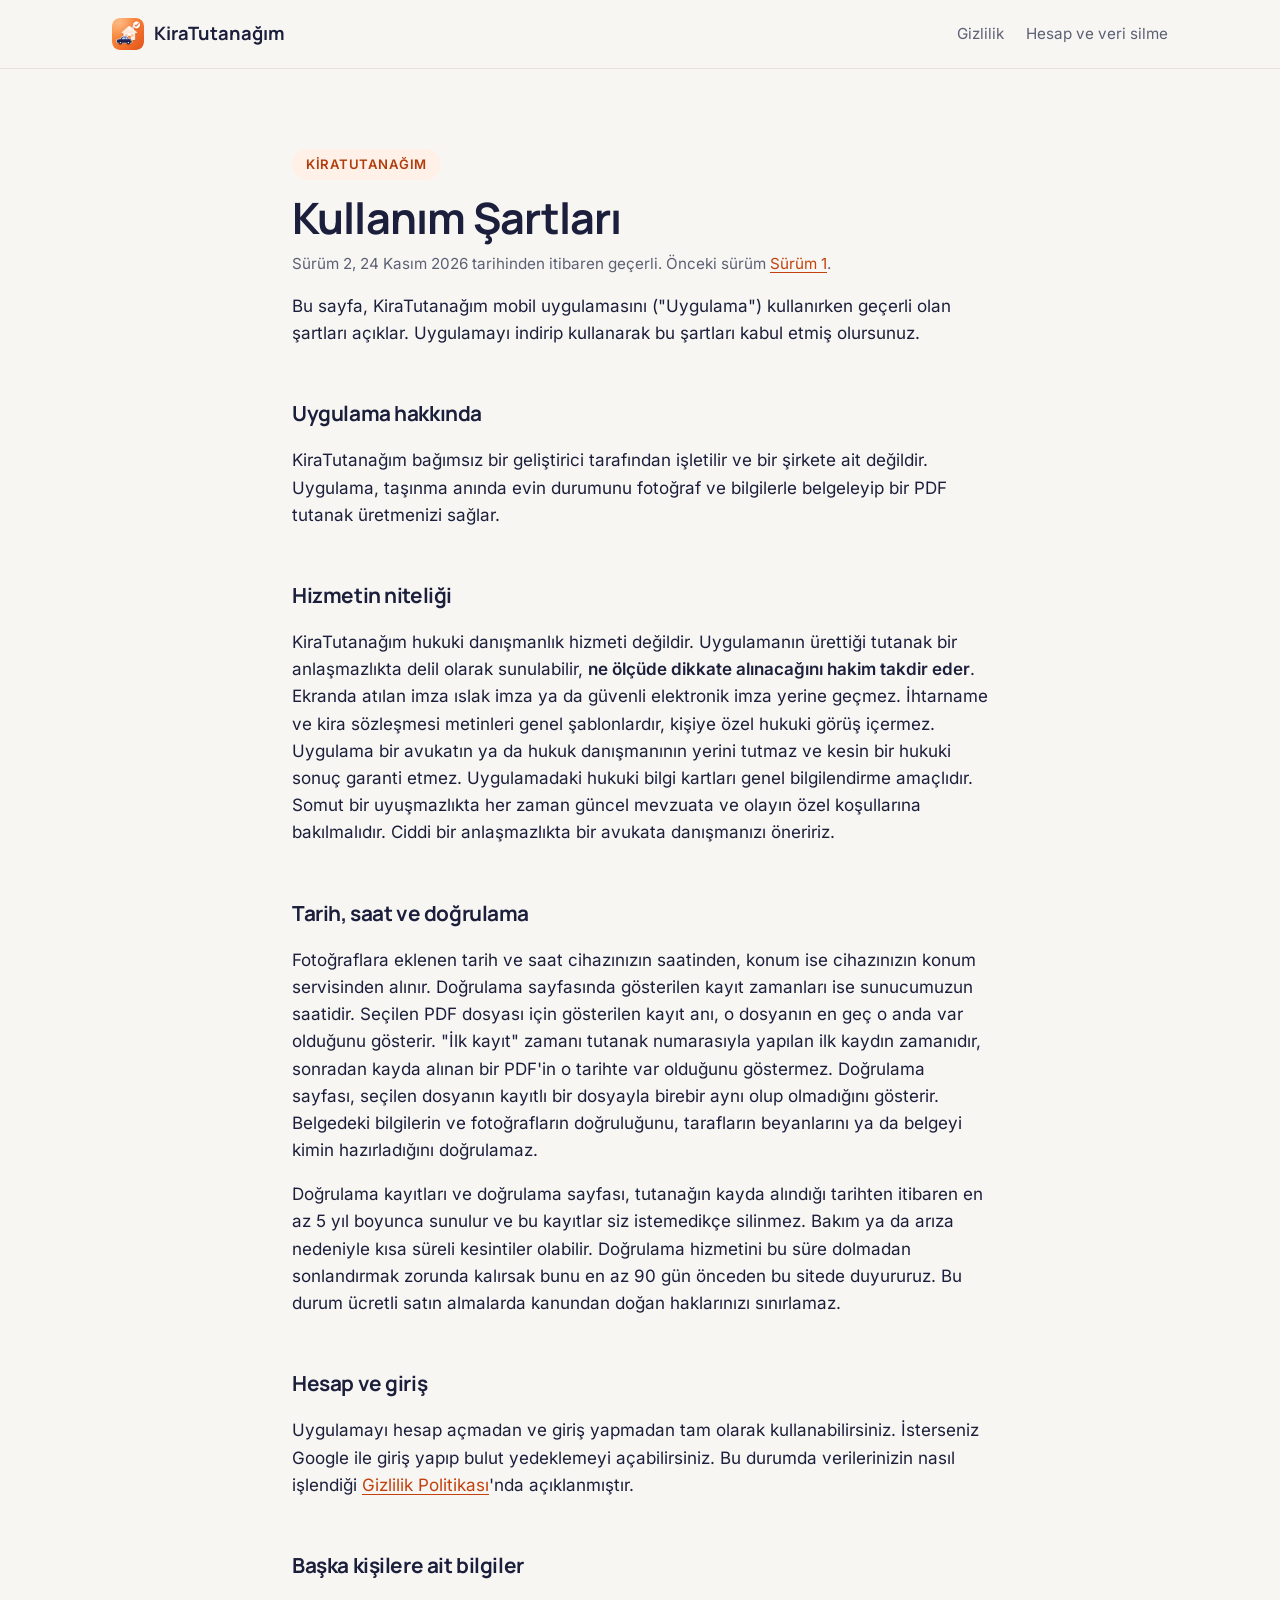
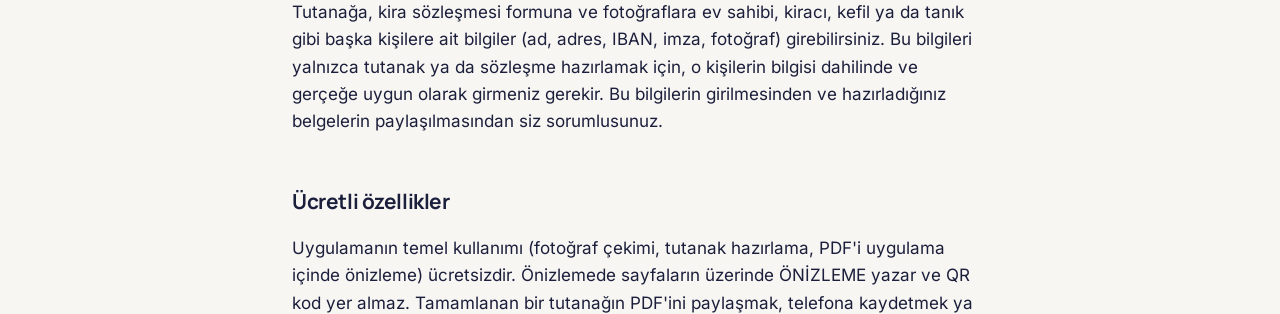
<file: terms.html>
<!doctype html>
<html lang="tr">
<head>
<meta charset="utf-8">
<title>Kullanım Şartları | KiraTutanağım</title>
<link rel="canonical" href="https://kiratutanagim.com.tr/kullanim-sartlari/">
<meta http-equiv="refresh" content="0; url=kullanim-sartlari/">
<meta name="robots" content="noindex">
</head>
<body>
<p>Bu sayfa taşındı. <a href="kullanim-sartlari/">Kullanım Şartları</a></p>
</body>
</html>
</file>
<file: assets/site.css>
/* KiraTutanağım web sitesi. Renk ve yazı tipleri uygulamanın tasarım sistemiyle aynı. */

@font-face { font-family: 'Manrope'; font-style: normal; font-weight: 700; font-display: swap;
  src: url('fonts/manrope-latin-ext-700-normal.woff2') format('woff2');
  unicode-range: U+0100-02BA, U+02BD-02C5, U+02C7-02CC, U+02CE-02D7, U+02DD-02FF, U+0304, U+0308, U+0329, U+1D00-1DBF, U+1E00-1E9F, U+1EF2-1EFF, U+2020, U+20A0-20AB, U+20AD-20C0, U+2113, U+2C60-2C7F, U+A720-A7FF; }
@font-face { font-family: 'Manrope'; font-style: normal; font-weight: 700; font-display: swap;
  src: url('fonts/manrope-latin-700-normal.woff2') format('woff2');
  unicode-range: U+0000-00FF, U+0131, U+0152-0153, U+02BB-02BC, U+02C6, U+02DA, U+02DC, U+0304, U+0308, U+0329, U+2000-206F, U+20AC, U+2122, U+2191, U+2193, U+2212, U+2215, U+FEFF, U+FFFD; }
@font-face { font-family: 'Inter'; font-style: normal; font-weight: 400; font-display: swap;
  src: url('fonts/inter-latin-ext-400-normal.woff2') format('woff2');
  unicode-range: U+0100-02BA, U+02BD-02C5, U+02C7-02CC, U+02CE-02D7, U+02DD-02FF, U+0304, U+0308, U+0329, U+1D00-1DBF, U+1E00-1E9F, U+1EF2-1EFF, U+2020, U+20A0-20AB, U+20AD-20C0, U+2113, U+2C60-2C7F, U+A720-A7FF; }
@font-face { font-family: 'Inter'; font-style: normal; font-weight: 400; font-display: swap;
  src: url('fonts/inter-latin-400-normal.woff2') format('woff2');
  unicode-range: U+0000-00FF, U+0131, U+0152-0153, U+02BB-02BC, U+02C6, U+02DA, U+02DC, U+0304, U+0308, U+0329, U+2000-206F, U+20AC, U+2122, U+2191, U+2193, U+2212, U+2215, U+FEFF, U+FFFD; }
@font-face { font-family: 'Inter'; font-style: normal; font-weight: 500; font-display: swap;
  src: url('fonts/inter-latin-ext-500-normal.woff2') format('woff2');
  unicode-range: U+0100-02BA, U+02BD-02C5, U+02C7-02CC, U+02CE-02D7, U+02DD-02FF, U+0304, U+0308, U+0329, U+1D00-1DBF, U+1E00-1E9F, U+1EF2-1EFF, U+2020, U+20A0-20AB, U+20AD-20C0, U+2113, U+2C60-2C7F, U+A720-A7FF; }
@font-face { font-family: 'Inter'; font-style: normal; font-weight: 500; font-display: swap;
  src: url('fonts/inter-latin-500-normal.woff2') format('woff2');
  unicode-range: U+0000-00FF, U+0131, U+0152-0153, U+02BB-02BC, U+02C6, U+02DA, U+02DC, U+0304, U+0308, U+0329, U+2000-206F, U+20AC, U+2122, U+2191, U+2193, U+2212, U+2215, U+FEFF, U+FFFD; }
@font-face { font-family: 'Inter'; font-style: normal; font-weight: 600; font-display: swap;
  src: url('fonts/inter-latin-ext-600-normal.woff2') format('woff2');
  unicode-range: U+0100-02BA, U+02BD-02C5, U+02C7-02CC, U+02CE-02D7, U+02DD-02FF, U+0304, U+0308, U+0329, U+1D00-1DBF, U+1E00-1E9F, U+1EF2-1EFF, U+2020, U+20A0-20AB, U+20AD-20C0, U+2113, U+2C60-2C7F, U+A720-A7FF; }
@font-face { font-family: 'Inter'; font-style: normal; font-weight: 600; font-display: swap;
  src: url('fonts/inter-latin-600-normal.woff2') format('woff2');
  unicode-range: U+0000-00FF, U+0131, U+0152-0153, U+02BB-02BC, U+02C6, U+02DA, U+02DC, U+0304, U+0308, U+0329, U+2000-206F, U+20AC, U+2122, U+2191, U+2193, U+2212, U+2215, U+FEFF, U+FFFD; }

:root {
  color-scheme: light dark;
  --bg: #f8f6f3;
  --surface: #ffffff;
  --surface-2: #f1ede8;
  --border: #e7e1d9;
  --text: #1b1f3b;
  --text-2: #5c6074;
  --accent: #c2410c;
  --accent-ink: #ffffff;
  --accent-soft: #fdeee4;
  --seal: #f26a2a;
  --seal-ink: #b23d0c;
  --seal-bg: #fff1e7;
  --bezel: #1b1f3b;
  --shadow: 0 1px 2px rgba(27, 31, 59, 0.06), 0 18px 40px -20px rgba(27, 31, 59, 0.3);
  --font-heading: 'Manrope', system-ui, sans-serif;
  --font-body: 'Inter', system-ui, sans-serif;
  --gutter: clamp(16px, 4vw, 32px);
}

@media (prefers-color-scheme: dark) {
  :root {
    --bg: #0e1020;
    --surface: #161a33;
    --surface-2: #1c2140;
    --border: #2a2f52;
    --text: #f3f1ee;
    --text-2: #a4a8bf;
    --accent: #ff8a4c;
    --accent-ink: #0e1020;
    --accent-soft: rgba(255, 138, 76, 0.14);
    --seal: #ff9a5c;
    --seal-ink: #ffb07f;
    --seal-bg: rgba(255, 138, 76, 0.12);
    --bezel: #2e3358;
    --shadow: 0 1px 2px rgba(0, 0, 0, 0.4), 0 24px 48px -24px rgba(0, 0, 0, 0.7);
  }
}

* { box-sizing: border-box; }

html { -webkit-text-size-adjust: 100%; }

body {
  margin: 0;
  background: var(--bg);
  color: var(--text);
  font-family: var(--font-body);
  font-size: 17px;
  line-height: 1.6;
}

img { max-width: 100%; display: block; }

a { color: var(--accent); text-underline-offset: 3px; }

a:focus-visible, button:focus-visible, summary:focus-visible {
  outline: 3px solid var(--accent);
  outline-offset: 3px;
  border-radius: 6px;
}

h1, h2, h3 {
  font-family: var(--font-heading);
  font-weight: 700;
  letter-spacing: -0.02em;
  text-wrap: balance;
  margin: 0;
}

.wrap {
  width: 100%;
  max-width: 1120px;
  margin: 0 auto;
  padding-inline: var(--gutter);
}

.icon { width: 22px; height: 22px; flex: none; }

/* Üst şerit */
.site-header { border-bottom: 1px solid var(--border); }

.site-header .wrap {
  display: flex;
  align-items: center;
  justify-content: space-between;
  gap: 16px;
  min-height: 68px;
}

.brand {
  display: inline-flex;
  align-items: center;
  gap: 10px;
  color: var(--text);
  text-decoration: none;
  font-family: var(--font-heading);
  font-weight: 700;
  font-size: 1.15rem;
}

.brand img { width: 32px; height: 32px; border-radius: 8px; }

.site-nav { display: flex; gap: 22px; font-size: 0.95rem; }

/* Menü yazıları satır kırmasın; sığmazsa menü marka adının üstüne binmek yerine alt satıra iner */
.site-header .wrap { flex-wrap: wrap; row-gap: 6px; }

.site-nav a { color: var(--text-2); text-decoration: none; white-space: nowrap; }

.site-nav a:hover { color: var(--text); }

.nav-short { display: none; }

/* Telefonda menü tek satıra sığsın: Gizlilik alt bilgide de var, Sık sorulanlar kısa adıyla */
@media (max-width: 560px) {
  .site-nav { gap: 18px; }
  .site-nav .nav-optional { display: none; }
  .nav-long { display: none; }
  .nav-short { display: inline; }
}

/* Düğmeler */
.btn {
  display: inline-flex;
  align-items: center;
  gap: 10px;
  min-height: 48px;
  padding: 0 22px;
  border-radius: 999px;
  font-weight: 600;
  font-size: 1rem;
  text-decoration: none;
}

.btn-primary { background: var(--accent); color: var(--accent-ink); }

.btn-primary:hover { filter: brightness(1.06); }

.play-soon {
  display: inline-flex;
  align-items: center;
  gap: 10px;
  min-height: 48px;
  padding: 0 18px;
  border-radius: 999px;
  border: 1px solid var(--border);
  color: var(--text-2);
  font-size: 0.95rem;
  font-weight: 500;
}

.play-soon .icon { width: 18px; height: 18px; }

/* Giriş bölümü */
.hero .wrap {
  display: grid;
  grid-template-columns: minmax(0, 1.08fr) minmax(0, 0.92fr);
  align-items: center;
  gap: clamp(32px, 6vw, 72px);
  padding-block: clamp(40px, 8vw, 96px);
}

.eyebrow {
  display: inline-block;
  margin-bottom: 18px;
  color: var(--seal-ink);
  background: var(--seal-bg);
  border-radius: 999px;
  padding: 5px 14px;
  font-size: 0.82rem;
  font-weight: 600;
  letter-spacing: 0.04em;
  text-transform: uppercase;
}

.hero h1 {
  font-size: clamp(2.3rem, 5.4vw, 3.9rem);
  line-height: 1.04;
  letter-spacing: -0.03em;
}

.hero .lead {
  margin: 22px 0 30px;
  max-width: 34em;
  color: var(--text-2);
  font-size: clamp(1.05rem, 1.6vw, 1.2rem);
}

.cta-row { display: flex; flex-wrap: wrap; align-items: center; gap: 12px; }

.hero .note { margin: 18px 0 0; color: var(--text-2); font-size: 0.9rem; }

/* Eline PDF gelen ziyaretçi (ev sahibi, avukat) doğrulamanın yolunu sayfa açılır açılmaz görsün */
.hero-verify {
  display: inline-flex;
  align-items: center;
  gap: 10px;
  margin-top: 22px;
  padding: 12px 16px;
  border-radius: 14px;
  border: 1px solid var(--border);
  background: var(--surface);
  color: var(--text);
  font-size: 0.98rem;
  text-decoration: none;
  box-shadow: var(--shadow);
}

.hero-verify .icon { width: 20px; height: 20px; flex: none; color: var(--accent); }
.hero-verify strong { color: var(--accent); }
.hero-verify-arrow { color: var(--accent); font-weight: 700; }
.hero-verify:hover { border-color: var(--accent); }
.hero-verify:focus-visible { outline: 3px solid var(--accent); outline-offset: 3px; }

.hero-visual {
  position: relative;
  justify-self: center;
  width: min(360px, 84vw);
  margin-bottom: 48px;
}

/* Örnek tutanak kartı: temadan bağımsız, kağıt gibi */
.doc-card {
  display: grid;
  gap: 14px;
  padding: 20px 20px 18px;
  border-radius: 18px;
  background: #ffffff;
  color: #1b1f3b;
  box-shadow: var(--shadow), 0 0 0 1px rgba(27, 31, 59, 0.06);
}

.doc-head { display: flex; align-items: center; gap: 12px; padding-bottom: 12px; border-bottom: 1px solid #ece7e0; }
.doc-head img { border-radius: 8px; }
.doc-head strong { display: block; font-family: var(--font-heading); font-size: 1rem; }
.doc-head span { display: block; color: #6b6f84; font-size: 0.78rem; }

.doc-meta { display: grid; grid-template-columns: 1fr 1fr; gap: 10px; font-size: 0.78rem; }
.doc-meta span { display: block; color: #6b6f84; }
.doc-meta b { font-weight: 600; }

.doc-room { font-family: var(--font-heading); font-weight: 700; font-size: 0.85rem; }

.doc-photos { display: grid; grid-template-columns: 1fr 1fr; gap: 8px; }
.doc-photo { position: relative; aspect-ratio: 4 / 3; border-radius: 8px; overflow: hidden; }
.doc-photo img { width: 100%; height: 100%; object-fit: cover; }
.doc-photo span {
  position: absolute; inset: auto 0 0 0; padding: 3px 6px;
  background: rgba(0, 0, 0, 0.55); color: #fff; font-size: 0.55rem;
  font-feature-settings: 'tnum' 1;
}

.doc-sign { display: grid; grid-template-columns: 1fr 1fr; gap: 12px; }
.doc-sign div { border-bottom: 1px solid #d9d3ca; }
.doc-sign svg { display: block; width: 100%; height: 34px; }
.doc-sign path { fill: none; stroke: #1b1f3b; stroke-width: 2; stroke-linecap: round; stroke-linejoin: round; }
.doc-sign small { display: block; padding: 4px 0 6px; color: #6b6f84; font-size: 0.72rem; }

.doc-foot { display: flex; align-items: center; gap: 10px; padding-top: 2px; color: #6b6f84; font-size: 0.75rem; }
.doc-qr { width: 30px; height: 30px; color: #1b1f3b; flex: none; }

.phone {
  border: 9px solid var(--bezel);
  border-radius: 40px;
  overflow: hidden;
  background: var(--bezel);
  box-shadow: var(--shadow);
}

.phone img { width: 100%; height: auto; }

/* Uygulamanın fotoğraflara bastığı damganın aynısı */
.stamp-card {
  position: absolute;
  left: -60px;
  bottom: -46px;
  width: 230px;
  margin: 0;
  border-radius: 14px;
  overflow: hidden;
  background: var(--surface);
  border: 4px solid var(--surface);
  box-shadow: var(--shadow);
  transform: rotate(-3deg);
}

.stamp-card .photo { position: relative; aspect-ratio: 4 / 3; }

.stamp-card img { width: 100%; height: 100%; object-fit: cover; border-radius: 10px; }

.stamp-card .banner {
  position: absolute;
  inset: auto 0 0 0;
  padding: 7px 10px 8px;
  background: rgba(0, 0, 0, 0.55);
  color: #ffffff;
  font-family: system-ui, sans-serif;
  line-height: 1.3;
  border-radius: 0 0 10px 10px;
  font-feature-settings: 'tnum' 1;
}

.stamp-card .banner strong { display: block; font-size: 0.82rem; font-weight: 600; }

.stamp-card .banner span { display: block; font-size: 0.6rem; opacity: 0.95; }

.float-badge {
  position: absolute;
  top: -52px;
  right: -36px;
  display: flex;
  align-items: center;
  gap: 10px;
  padding: 10px 16px 10px 10px;
  border-radius: 999px;
  background: var(--surface);
  color: var(--text);
  box-shadow: var(--shadow), 0 0 0 1px var(--border);
  transform: rotate(3deg);
}

.float-badge__icon {
  display: grid;
  place-items: center;
  width: 34px;
  height: 34px;
  border-radius: 50%;
  background: var(--seal);
  color: #ffffff;
}

.float-badge__icon .icon { width: 18px; height: 18px; }

.float-badge strong { display: block; font-size: 0.85rem; line-height: 1.2; }

.float-badge small { display: block; color: var(--text-2); font-size: 0.75rem; font-feature-settings: 'tnum' 1; }

@media (max-width: 880px) {
  .hero .wrap { grid-template-columns: 1fr; }
  .hero-visual { width: min(330px, 84vw); margin-top: 76px; margin-bottom: 64px; }
  .stamp-card { left: -18px; bottom: -56px; width: 200px; }
  .float-badge { top: -56px; right: -6px; }
}

@media (max-width: 420px) {
  .stamp-card { left: -8px; width: 184px; }
  .float-badge { right: -4px; }
}

/* Bölümler */
.section { padding-block: clamp(56px, 9vw, 104px); }

.section-alt { background: var(--surface); border-block: 1px solid var(--border); }

.section-head { max-width: 40em; margin-bottom: clamp(28px, 4vw, 48px); }

.section-head h2 { font-size: clamp(1.75rem, 3.4vw, 2.5rem); line-height: 1.12; }

.section-head p { margin: 14px 0 0; color: var(--text-2); font-size: 1.08rem; }

/* Adımlar */
.steps {
  display: grid;
  grid-template-columns: repeat(3, minmax(0, 1fr));
  gap: 20px;
  margin: 0;
  padding: 0;
  list-style: none;
}

.step {
  padding: 26px 24px;
  border-radius: 20px;
  background: var(--surface);
  border: 1px solid var(--border);
}

.step-num {
  display: inline-grid;
  place-items: center;
  width: 34px;
  height: 34px;
  margin-bottom: 16px;
  border-radius: 50%;
  background: var(--seal-bg);
  color: var(--seal-ink);
  font-family: var(--font-heading);
  font-weight: 700;
}

.step h3 { font-size: 1.2rem; margin-bottom: 8px; }

.step .feature-icon { margin-bottom: 16px; }

.step p { margin: 0; color: var(--text-2); }

@media (max-width: 820px) {
  .steps { grid-template-columns: 1fr; }
}

/* Özellikler */
.features {
  display: grid;
  grid-template-columns: minmax(0, 0.8fr) minmax(0, 1.2fr);
  align-items: center;
  gap: clamp(32px, 6vw, 72px);
}

.screens { display: flex; justify-content: center; align-items: flex-start; gap: 18px; }

.screens .phone { width: min(200px, 40vw); border-width: 7px; border-radius: 30px; }

.screens .phone:last-child { margin-top: 56px; }

.feature-list {
  display: grid;
  grid-template-columns: repeat(3, minmax(0, 1fr));
  gap: 28px 32px;
  margin: 0;
  padding: 0;
  list-style: none;
}

.feature-list li { display: grid; grid-template-columns: auto 1fr; gap: 14px; align-items: start; }

.feature-icon {
  display: grid;
  place-items: center;
  width: 42px;
  height: 42px;
  border-radius: 12px;
  background: var(--accent-soft);
  color: var(--accent);
}

.feature-list h3 { font-size: 1.05rem; margin-bottom: 4px; letter-spacing: -0.01em; }

.feature-list p { margin: 0; color: var(--text-2); font-size: 0.97rem; }

@media (max-width: 900px) {
  .feature-list { grid-template-columns: repeat(2, minmax(0, 1fr)); }
}

@media (max-width: 560px) {
  .feature-list { grid-template-columns: 1fr; }
}

/* Gizlilik şeridi */
.privacy {
  display: grid;
  grid-template-columns: minmax(0, 1fr) minmax(0, 1.25fr);
  gap: clamp(28px, 5vw, 64px);
  align-items: start;
}

.privacy-points { display: grid; gap: 16px; margin: 0; padding: 0; list-style: none; }

.privacy-points li {
  display: grid;
  grid-template-columns: auto 1fr;
  gap: 14px;
  padding: 18px 20px;
  border-radius: 16px;
  background: var(--surface);
  border: 1px solid var(--border);
}

.privacy-points .icon { color: var(--seal); margin-top: 2px; }

.privacy-points strong { display: block; margin-bottom: 2px; }

.privacy-points span { color: var(--text-2); font-size: 0.97rem; }

.more-link { display: inline-block; margin-top: 18px; font-weight: 600; }

@media (max-width: 860px) {
  .privacy { grid-template-columns: 1fr; }
}

/* Sık sorulanlar */
.faq { max-width: 760px; }

.faq details { border-bottom: 1px solid var(--border); }

.faq summary {
  display: flex;
  justify-content: space-between;
  align-items: center;
  gap: 16px;
  padding: 20px 0;
  cursor: pointer;
  list-style: none;
  font-weight: 600;
  font-size: 1.05rem;
}

.faq summary::-webkit-details-marker { display: none; }

.faq summary::after {
  content: '+';
  flex: none;
  color: var(--accent);
  font-size: 1.5rem;
  line-height: 1;
}

.faq details[open] summary::after { content: '\2212'; }

.faq details p { margin: 0 0 20px; color: var(--text-2); max-width: 62ch; }

/* Kapanış çağrısı */
.cta-band {
  display: grid;
  grid-template-columns: minmax(0, 1.4fr) auto;
  align-items: center;
  gap: 28px;
  padding: clamp(28px, 5vw, 48px);
  border-radius: 28px;
  background: var(--accent-soft);
}

.cta-band h2 { font-size: clamp(1.6rem, 3vw, 2.2rem); }

.cta-band p { margin: 12px 0 0; color: var(--text-2); max-width: 44em; }

@media (max-width: 760px) {
  .cta-band { grid-template-columns: 1fr; }
}

/* Alt bilgi */
.site-footer {
  padding-block: 40px 56px;
  border-top: 1px solid var(--border);
  color: var(--text-2);
  font-size: 0.92rem;
}

.site-footer .wrap { display: grid; gap: 14px; }

.footer-links { display: flex; flex-wrap: wrap; gap: 8px 22px; }

.footer-links a { color: var(--text-2); }

.footer-links a:hover { color: var(--text); }

.site-footer p { margin: 0; max-width: 70ch; }

/* Hukuki metin sayfaları */
.doc { max-width: 760px; padding-block: clamp(40px, 7vw, 80px); }

.doc .eyebrow { margin-bottom: 14px; }

.doc h1 { font-size: clamp(2rem, 4.4vw, 2.7rem); line-height: 1.1; }

.doc .updated { margin: 10px 0 0; color: var(--text-2); font-size: 0.95rem; }

.doc h2 { font-size: 1.3rem; margin: 2.4em 0 0.5em; }

.doc p, .doc li { max-width: 68ch; }

.doc ol, .doc ul { padding-left: 1.3em; }

.doc li + li { margin-top: 0.5em; }

.summary-card {
  margin: 28px 0 8px;
  padding: 20px 22px;
  border-radius: 16px;
  background: var(--seal-bg);
  border: 1px solid color-mix(in srgb, var(--seal) 30%, transparent);
}

.summary-card p { margin: 0; }

.method {
  margin: 18px 0;
  padding: 20px 22px;
  border-radius: 16px;
  background: var(--surface);
  border: 1px solid var(--border);
}

.method h3 { font-size: 1.08rem; margin-bottom: 8px; }

.method p:last-child, .method ol:last-child { margin-bottom: 0; }

@media (prefers-reduced-motion: reduce) {
  * { scroll-behavior: auto !important; }
}

/* Ön bilgilendirme ve sözleşme sayfalarındaki satıcı, platform ve fiyat tabloları */
.doc .info-table { width: 100%; max-width: 68ch; border-collapse: collapse; margin: 14px 0 10px; }
.doc .info-table th, .doc .info-table td { text-align: left; vertical-align: top; padding: 10px 12px 10px 0; border-bottom: 1px solid var(--border); overflow-wrap: anywhere; }
.doc .info-table th { width: 38%; font-weight: 600; color: var(--text-2); }
</file>
